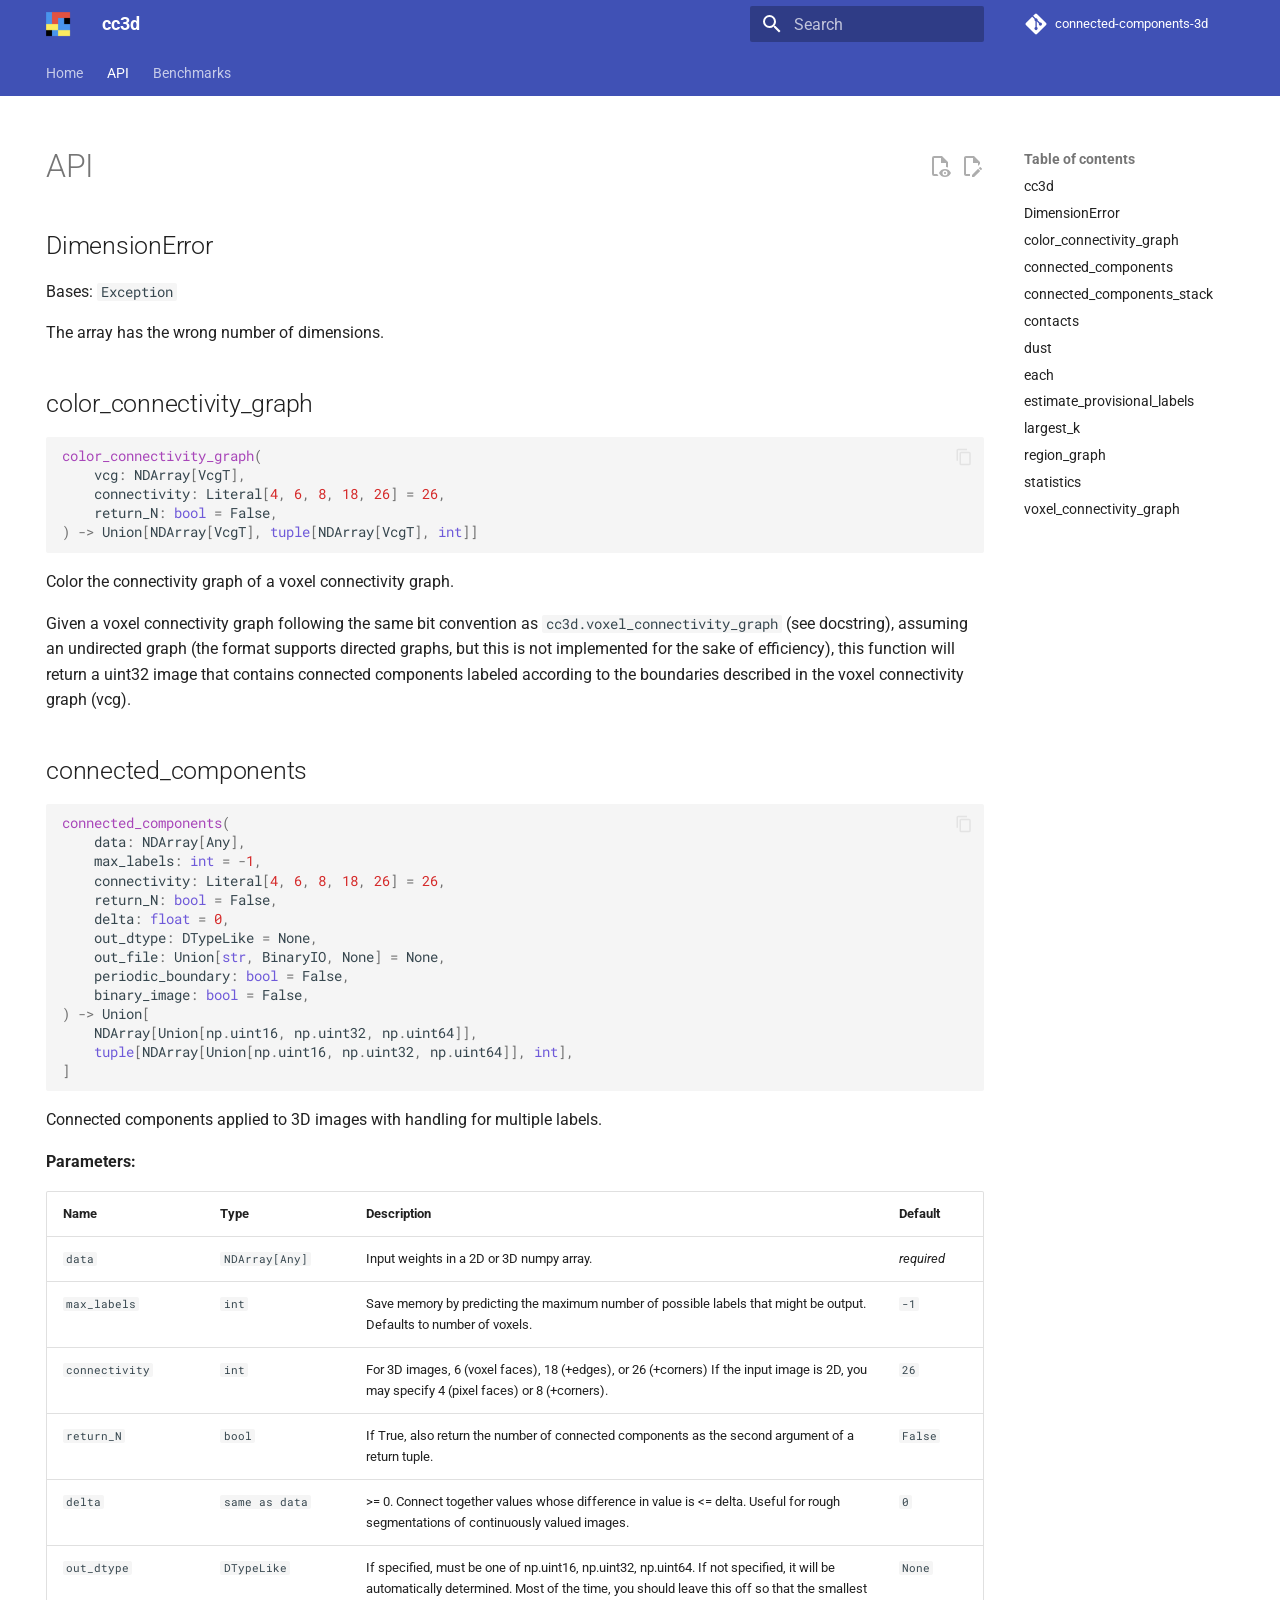
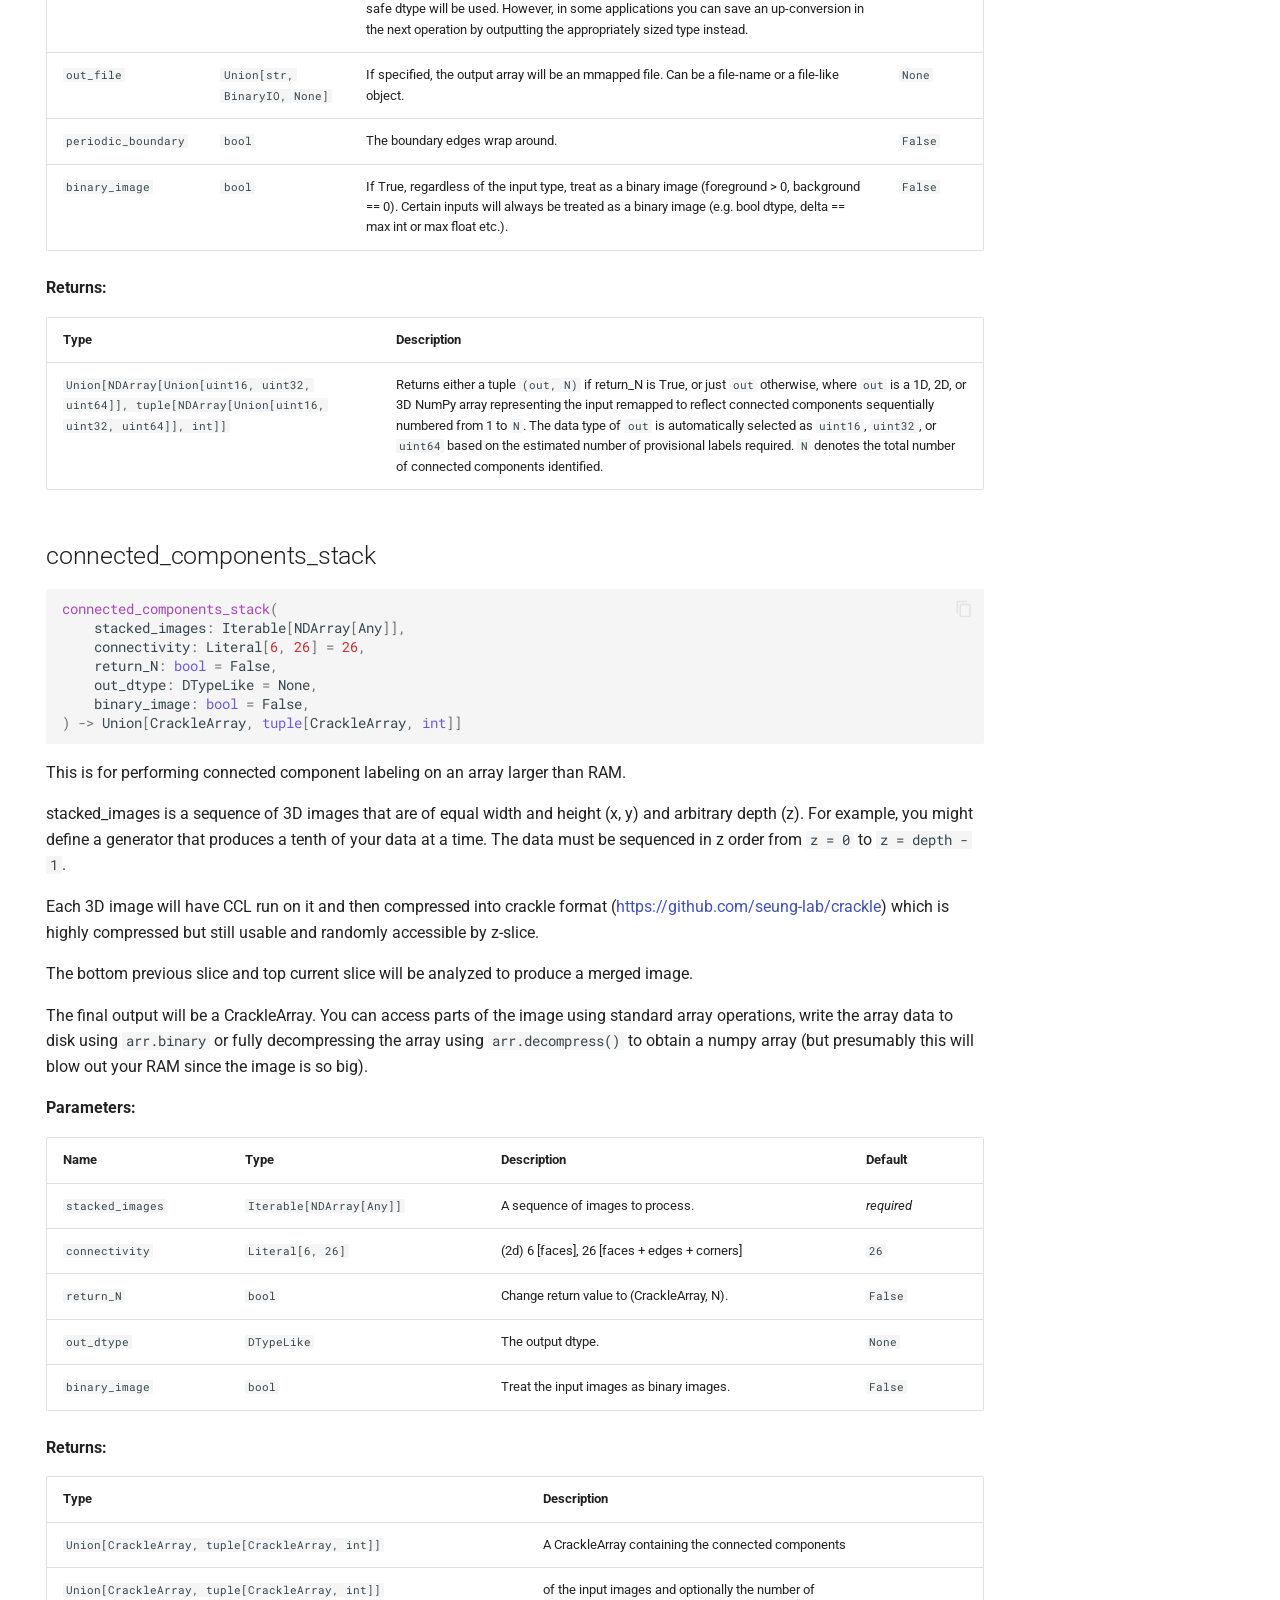
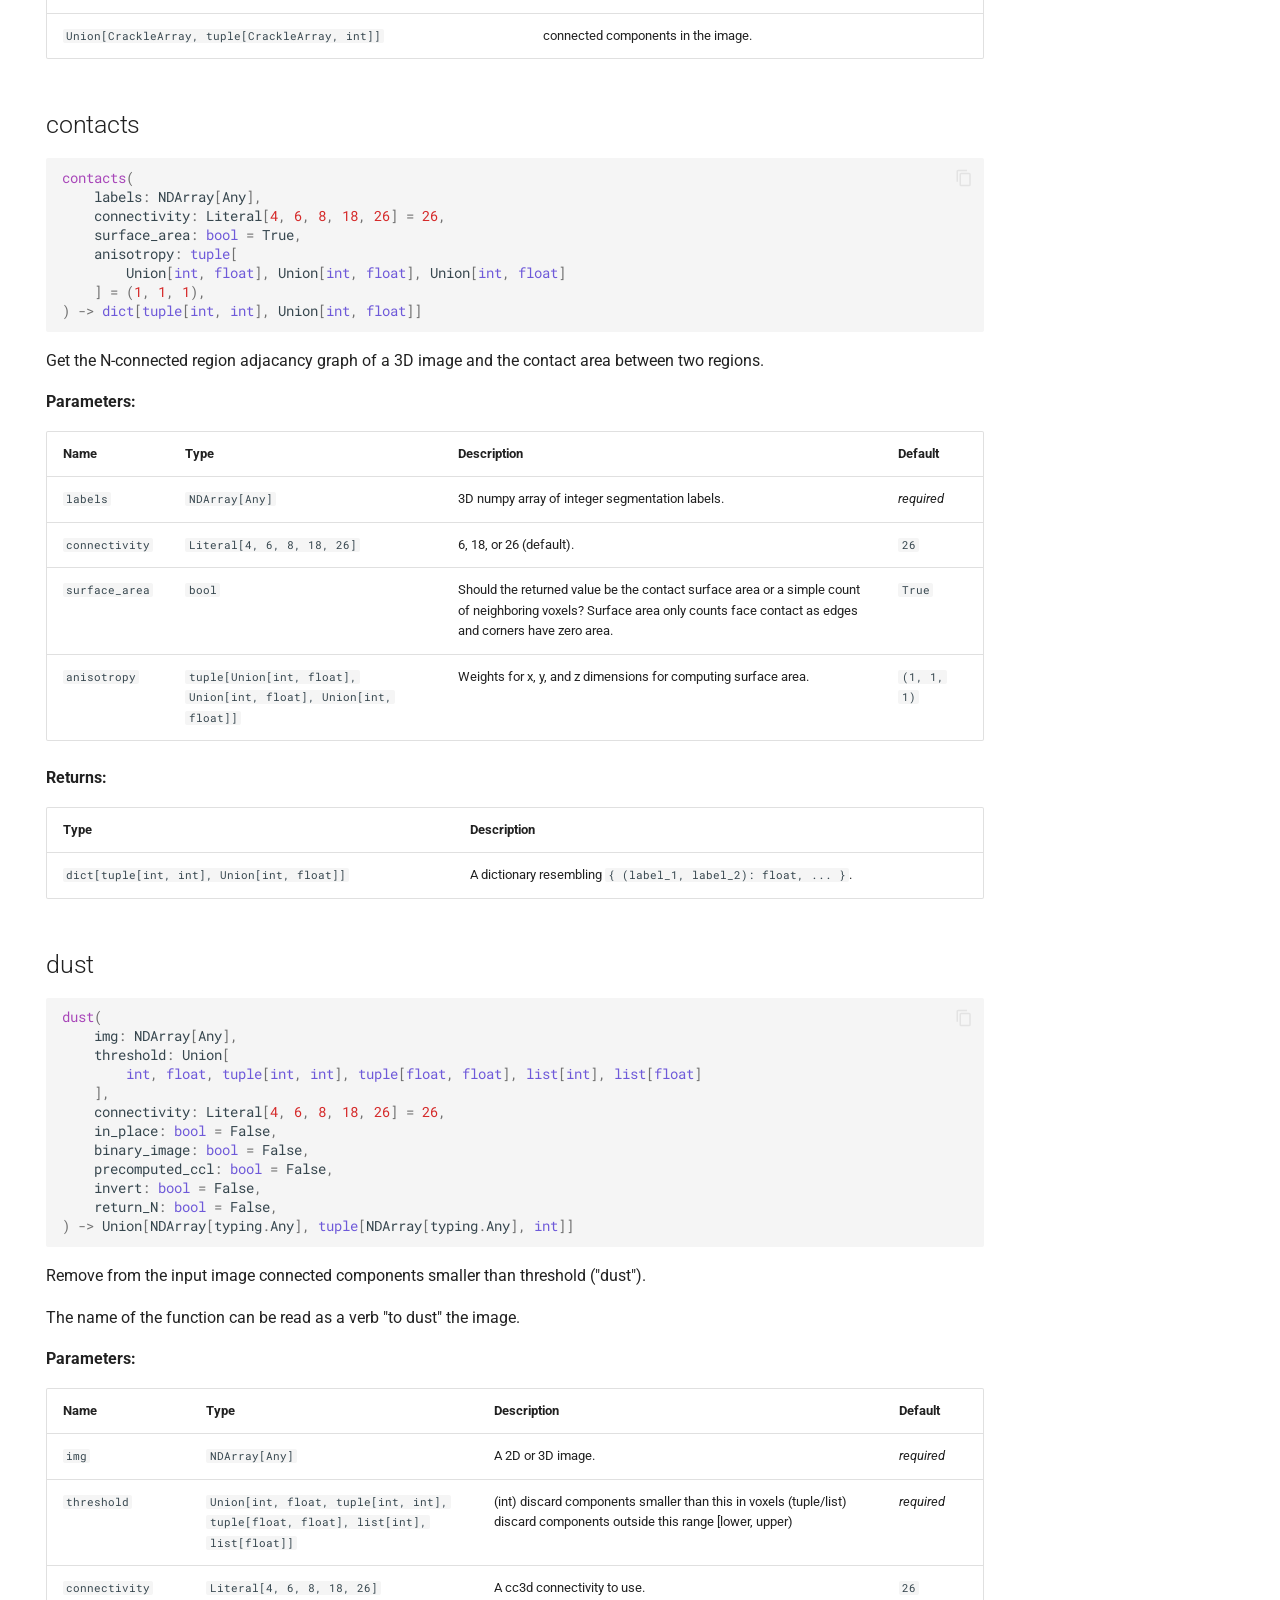
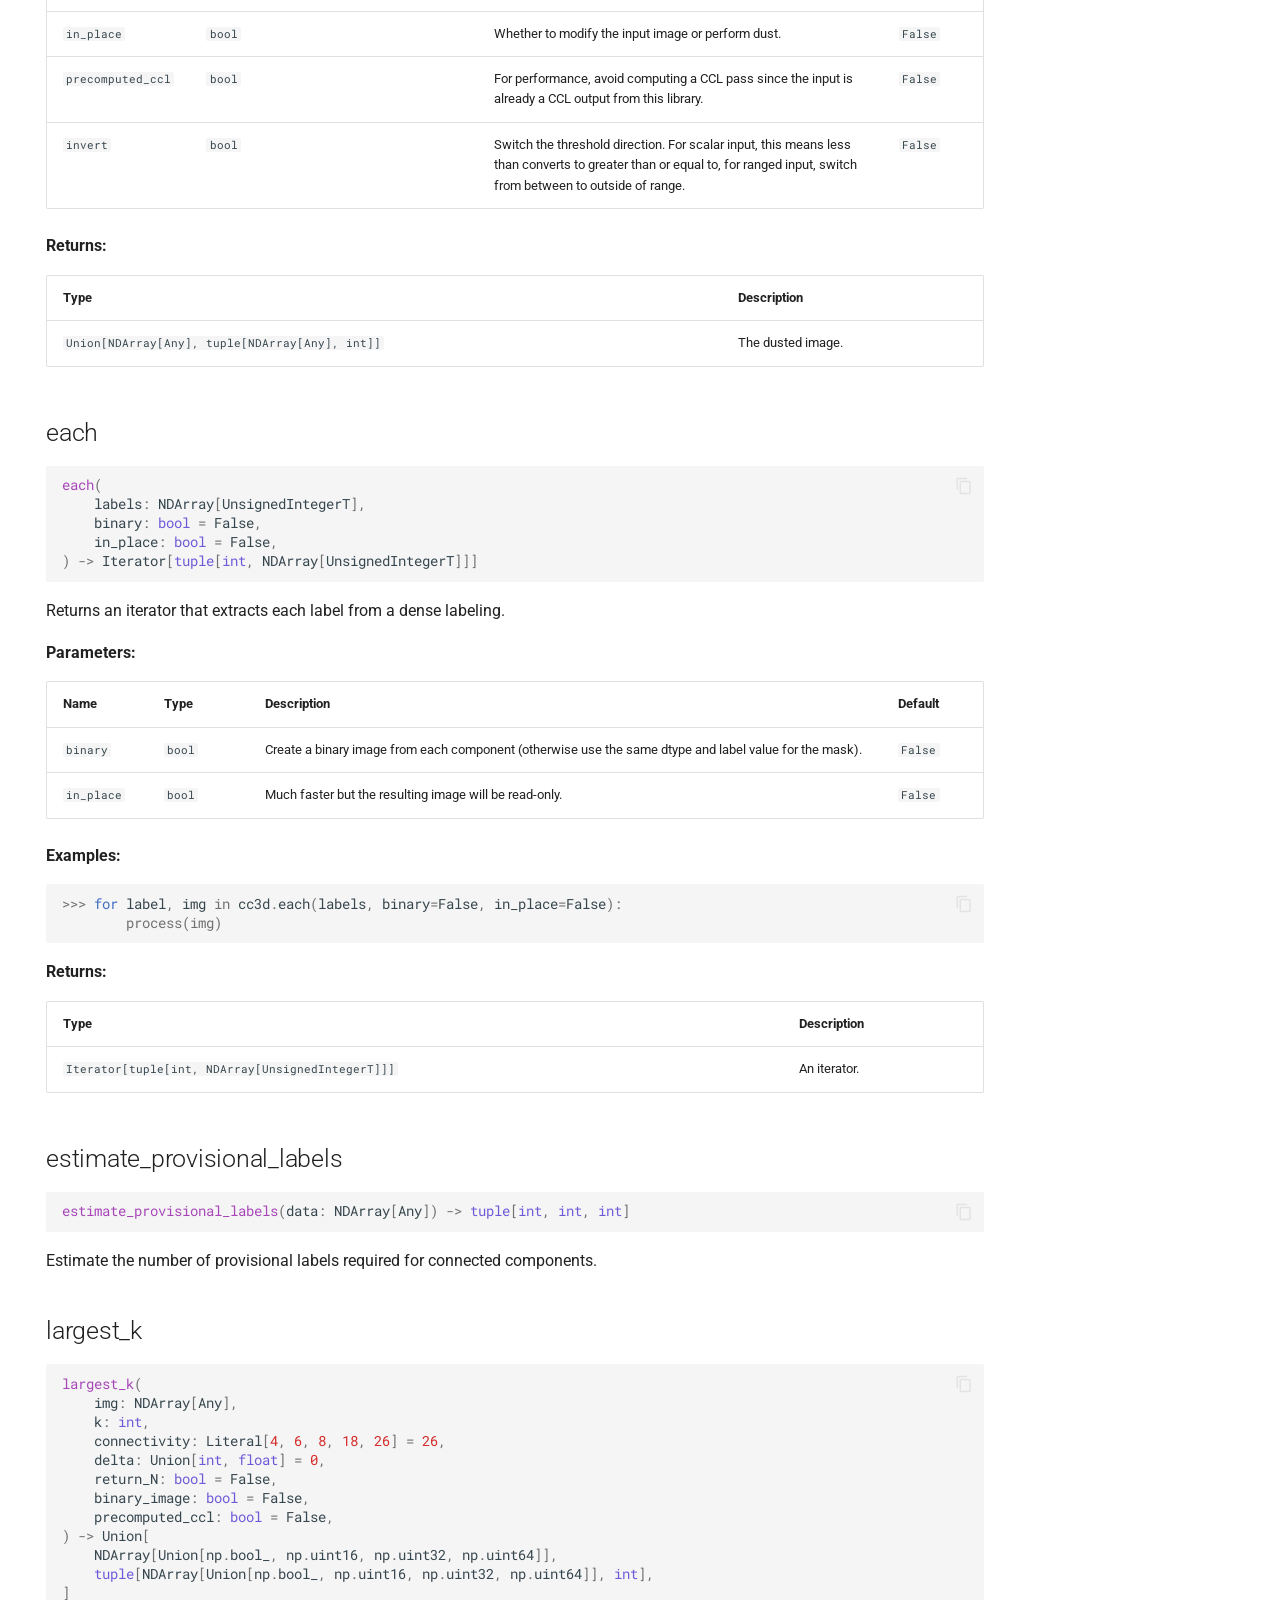
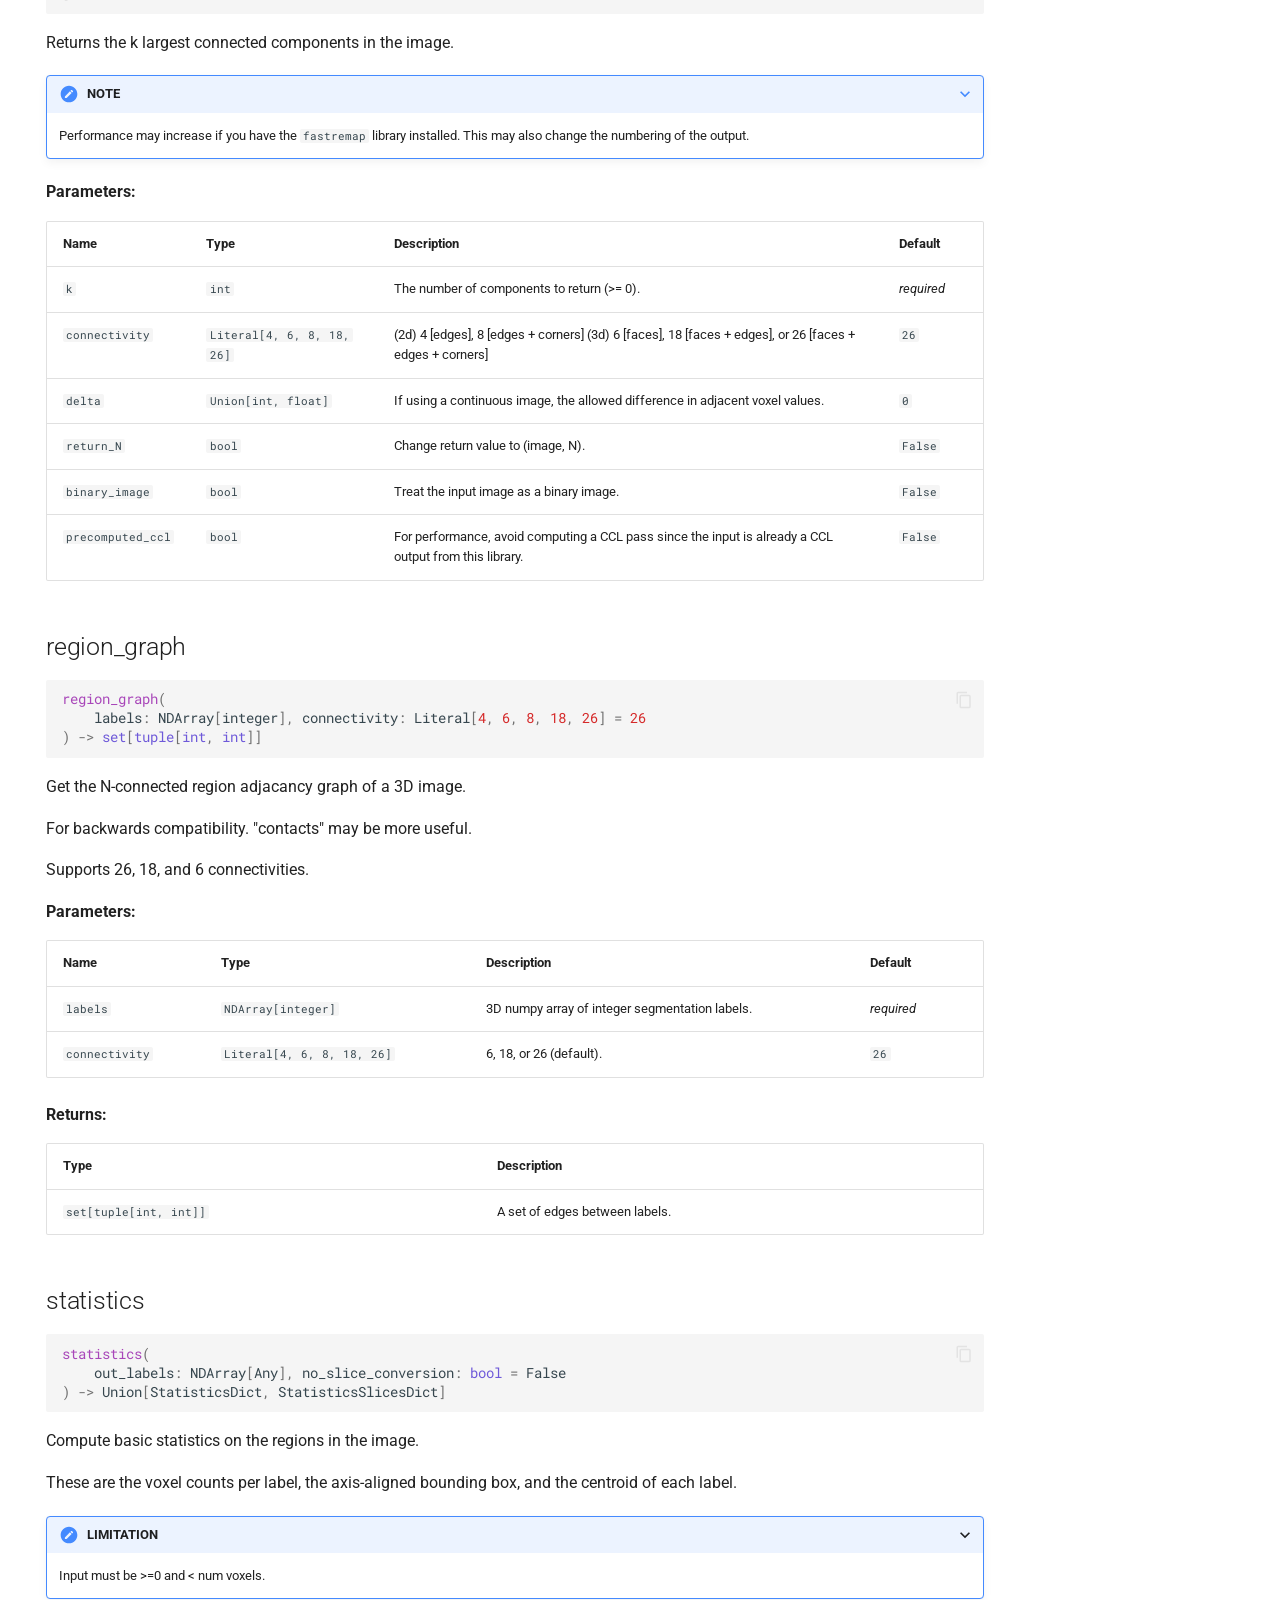
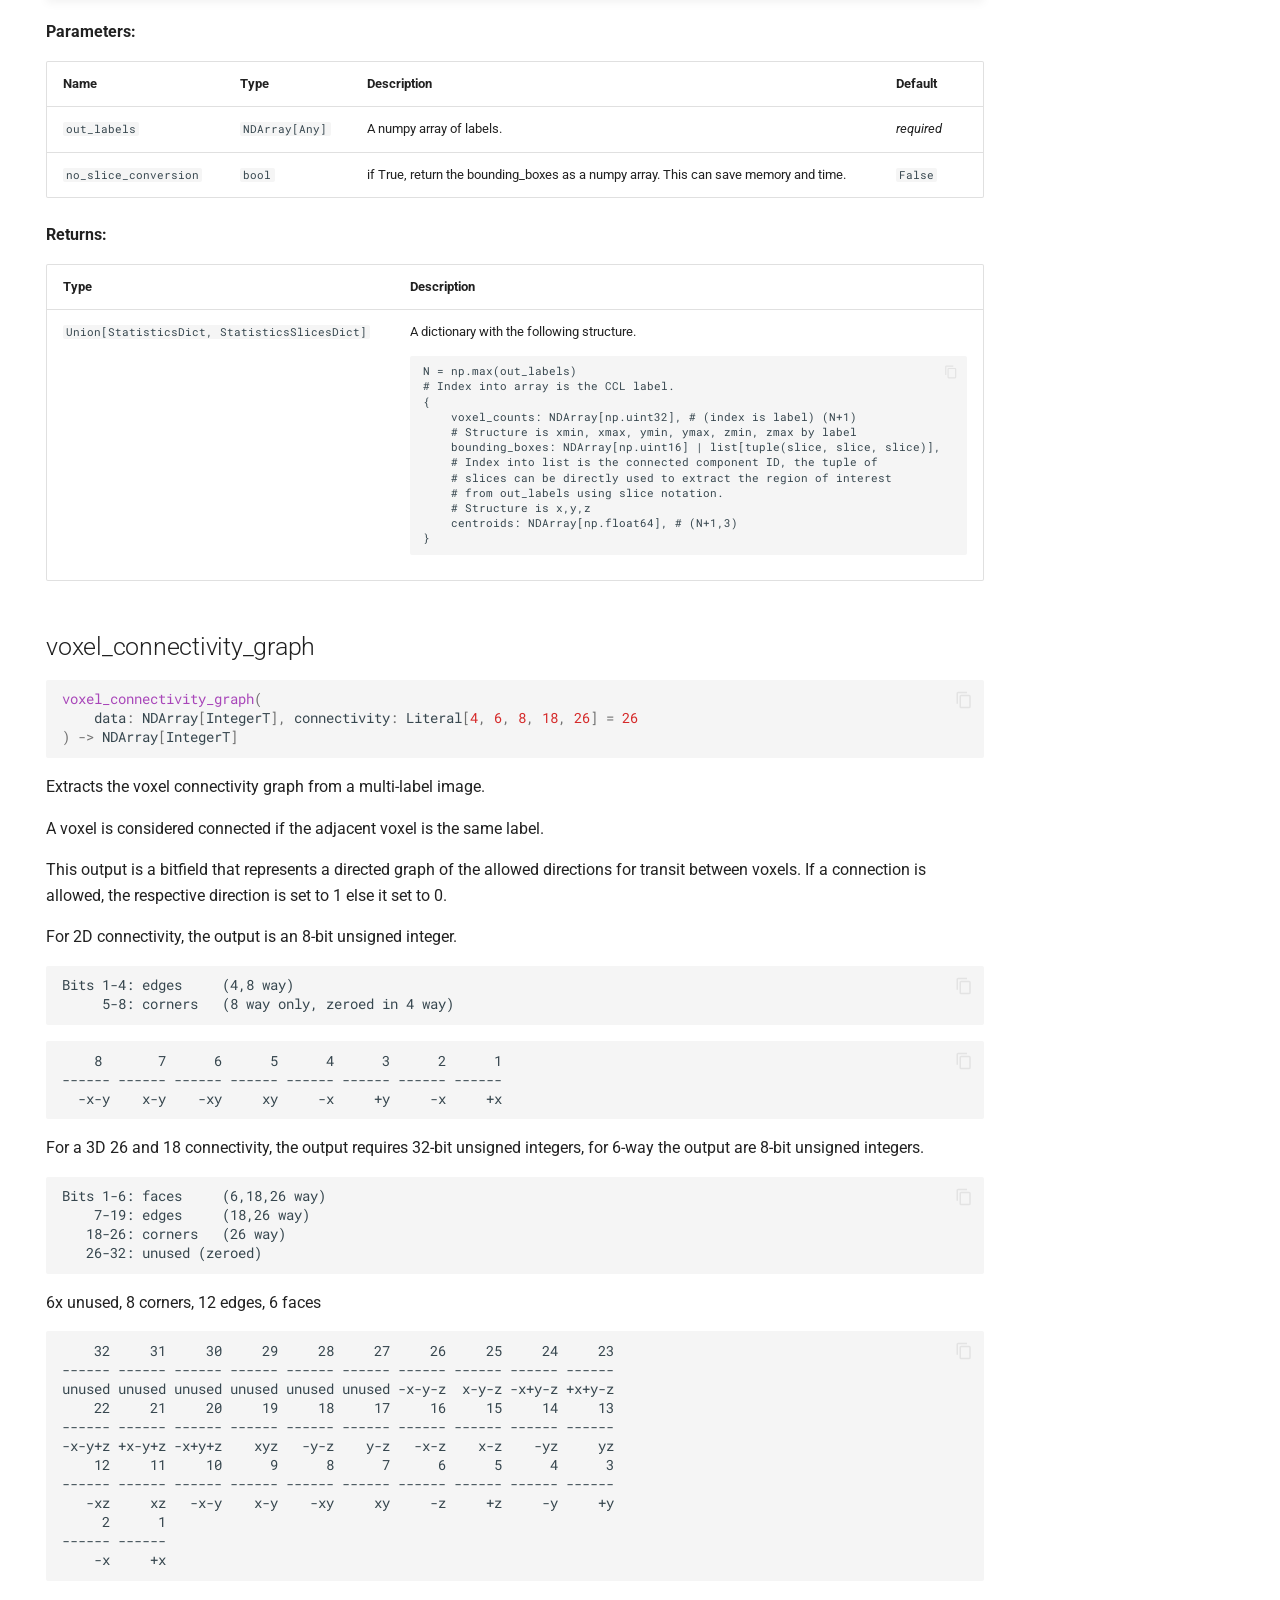
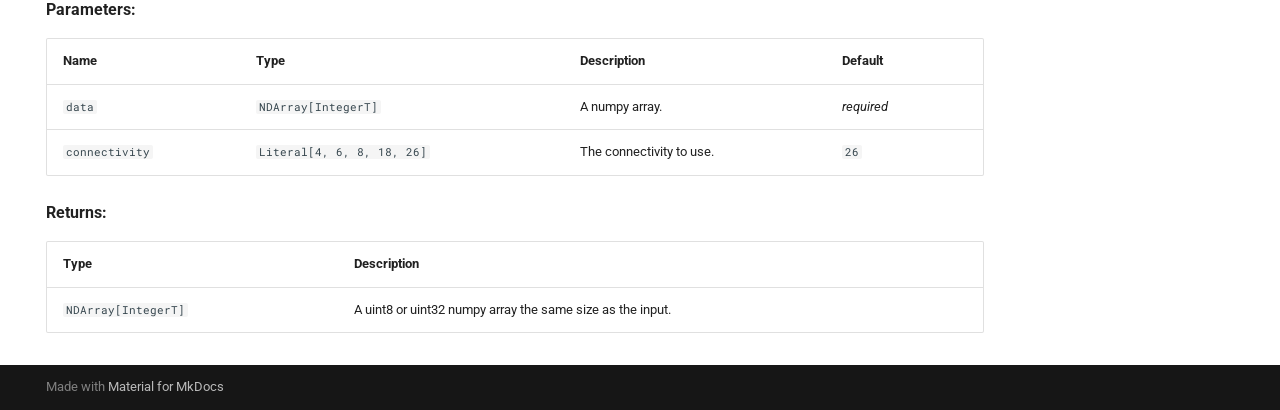
<file: api/index.html>
<!doctype html>
<html lang="en" class="no-js">
  <head>
    
      <meta charset="utf-8">
      <meta name="viewport" content="width=device-width,initial-scale=1">
      
      
      
      
        <link rel="prev" href="..">
      
      
        <link rel="next" href="../benchmarks/">
      
      
      <link rel="icon" href="../images/logo.png">
      <meta name="generator" content="mkdocs-1.6.1, mkdocs-material-9.6.14">
    
    
      
        <title>API - cc3d</title>
      
    
    
      <link rel="stylesheet" href="../assets/stylesheets/main.342714a4.min.css">
      
      


    
    
      
    
    
      
        
        
        <link rel="preconnect" href="https://fonts.gstatic.com" crossorigin>
        <link rel="stylesheet" href="https://fonts.googleapis.com/css?family=Roboto:300,300i,400,400i,700,700i%7CRoboto+Mono:400,400i,700,700i&display=fallback">
        <style>:root{--md-text-font:"Roboto";--md-code-font:"Roboto Mono"}</style>
      
    
    
      <link rel="stylesheet" href="../assets/_mkdocstrings.css">
    
    <script>__md_scope=new URL("..",location),__md_hash=e=>[...e].reduce(((e,_)=>(e<<5)-e+_.charCodeAt(0)),0),__md_get=(e,_=localStorage,t=__md_scope)=>JSON.parse(_.getItem(t.pathname+"."+e)),__md_set=(e,_,t=localStorage,a=__md_scope)=>{try{t.setItem(a.pathname+"."+e,JSON.stringify(_))}catch(e){}}</script>
    
      

    
    
    
  </head>
  
  
    <body dir="ltr">
  
    
    <input class="md-toggle" data-md-toggle="drawer" type="checkbox" id="__drawer" autocomplete="off">
    <input class="md-toggle" data-md-toggle="search" type="checkbox" id="__search" autocomplete="off">
    <label class="md-overlay" for="__drawer"></label>
    <div data-md-component="skip">
      
        
        <a href="#api" class="md-skip">
          Skip to content
        </a>
      
    </div>
    <div data-md-component="announce">
      
    </div>
    
    
      

<header class="md-header" data-md-component="header">
  <nav class="md-header__inner md-grid" aria-label="Header">
    <a href=".." title="cc3d" class="md-header__button md-logo" aria-label="cc3d" data-md-component="logo">
      
  <img src="../images/logo.png" alt="logo">

    </a>
    <label class="md-header__button md-icon" for="__drawer">
      
      <svg xmlns="http://www.w3.org/2000/svg" viewBox="0 0 24 24"><path d="M3 6h18v2H3zm0 5h18v2H3zm0 5h18v2H3z"/></svg>
    </label>
    <div class="md-header__title" data-md-component="header-title">
      <div class="md-header__ellipsis">
        <div class="md-header__topic">
          <span class="md-ellipsis">
            cc3d
          </span>
        </div>
        <div class="md-header__topic" data-md-component="header-topic">
          <span class="md-ellipsis">
            
              API
            
          </span>
        </div>
      </div>
    </div>
    
    
      <script>var palette=__md_get("__palette");if(palette&&palette.color){if("(prefers-color-scheme)"===palette.color.media){var media=matchMedia("(prefers-color-scheme: light)"),input=document.querySelector(media.matches?"[data-md-color-media='(prefers-color-scheme: light)']":"[data-md-color-media='(prefers-color-scheme: dark)']");palette.color.media=input.getAttribute("data-md-color-media"),palette.color.scheme=input.getAttribute("data-md-color-scheme"),palette.color.primary=input.getAttribute("data-md-color-primary"),palette.color.accent=input.getAttribute("data-md-color-accent")}for(var[key,value]of Object.entries(palette.color))document.body.setAttribute("data-md-color-"+key,value)}</script>
    
    
    
      
      
        <label class="md-header__button md-icon" for="__search">
          
          <svg xmlns="http://www.w3.org/2000/svg" viewBox="0 0 24 24"><path d="M9.5 3A6.5 6.5 0 0 1 16 9.5c0 1.61-.59 3.09-1.56 4.23l.27.27h.79l5 5-1.5 1.5-5-5v-.79l-.27-.27A6.52 6.52 0 0 1 9.5 16 6.5 6.5 0 0 1 3 9.5 6.5 6.5 0 0 1 9.5 3m0 2C7 5 5 7 5 9.5S7 14 9.5 14 14 12 14 9.5 12 5 9.5 5"/></svg>
        </label>
        <div class="md-search" data-md-component="search" role="dialog">
  <label class="md-search__overlay" for="__search"></label>
  <div class="md-search__inner" role="search">
    <form class="md-search__form" name="search">
      <input type="text" class="md-search__input" name="query" aria-label="Search" placeholder="Search" autocapitalize="off" autocorrect="off" autocomplete="off" spellcheck="false" data-md-component="search-query" required>
      <label class="md-search__icon md-icon" for="__search">
        
        <svg xmlns="http://www.w3.org/2000/svg" viewBox="0 0 24 24"><path d="M9.5 3A6.5 6.5 0 0 1 16 9.5c0 1.61-.59 3.09-1.56 4.23l.27.27h.79l5 5-1.5 1.5-5-5v-.79l-.27-.27A6.52 6.52 0 0 1 9.5 16 6.5 6.5 0 0 1 3 9.5 6.5 6.5 0 0 1 9.5 3m0 2C7 5 5 7 5 9.5S7 14 9.5 14 14 12 14 9.5 12 5 9.5 5"/></svg>
        
        <svg xmlns="http://www.w3.org/2000/svg" viewBox="0 0 24 24"><path d="M20 11v2H8l5.5 5.5-1.42 1.42L4.16 12l7.92-7.92L13.5 5.5 8 11z"/></svg>
      </label>
      <nav class="md-search__options" aria-label="Search">
        
        <button type="reset" class="md-search__icon md-icon" title="Clear" aria-label="Clear" tabindex="-1">
          
          <svg xmlns="http://www.w3.org/2000/svg" viewBox="0 0 24 24"><path d="M19 6.41 17.59 5 12 10.59 6.41 5 5 6.41 10.59 12 5 17.59 6.41 19 12 13.41 17.59 19 19 17.59 13.41 12z"/></svg>
        </button>
      </nav>
      
    </form>
    <div class="md-search__output">
      <div class="md-search__scrollwrap" tabindex="0" data-md-scrollfix>
        <div class="md-search-result" data-md-component="search-result">
          <div class="md-search-result__meta">
            Initializing search
          </div>
          <ol class="md-search-result__list" role="presentation"></ol>
        </div>
      </div>
    </div>
  </div>
</div>
      
    
    
      <div class="md-header__source">
        <a href="https://github.com/seung-lab/connected-components-3d" title="Go to repository" class="md-source" data-md-component="source">
  <div class="md-source__icon md-icon">
    
    <svg xmlns="http://www.w3.org/2000/svg" viewBox="0 0 448 512"><!--! Font Awesome Free 6.7.2 by @fontawesome - https://fontawesome.com License - https://fontawesome.com/license/free (Icons: CC BY 4.0, Fonts: SIL OFL 1.1, Code: MIT License) Copyright 2024 Fonticons, Inc.--><path d="M439.55 236.05 244 40.45a28.87 28.87 0 0 0-40.81 0l-40.66 40.63 51.52 51.52c27.06-9.14 52.68 16.77 43.39 43.68l49.66 49.66c34.23-11.8 61.18 31 35.47 56.69-26.49 26.49-70.21-2.87-56-37.34L240.22 199v121.85c25.3 12.54 22.26 41.85 9.08 55a34.34 34.34 0 0 1-48.55 0c-17.57-17.6-11.07-46.91 11.25-56v-123c-20.8-8.51-24.6-30.74-18.64-45L142.57 101 8.45 235.14a28.86 28.86 0 0 0 0 40.81l195.61 195.6a28.86 28.86 0 0 0 40.8 0l194.69-194.69a28.86 28.86 0 0 0 0-40.81"/></svg>
  </div>
  <div class="md-source__repository">
    connected-components-3d
  </div>
</a>
      </div>
    
  </nav>
  
</header>
    
    <div class="md-container" data-md-component="container">
      
      
        
          
            
<nav class="md-tabs" aria-label="Tabs" data-md-component="tabs">
  <div class="md-grid">
    <ul class="md-tabs__list">
      
        
  
  
  
  
    <li class="md-tabs__item">
      <a href=".." class="md-tabs__link">
        
  
  
    
  
  Home

      </a>
    </li>
  

      
        
  
  
  
    
  
  
    <li class="md-tabs__item md-tabs__item--active">
      <a href="./" class="md-tabs__link">
        
  
  
    
  
  API

      </a>
    </li>
  

      
        
  
  
  
  
    
    
      <li class="md-tabs__item">
        <a href="../benchmarks/" class="md-tabs__link">
          
  
  
  Benchmarks

        </a>
      </li>
    
  

      
    </ul>
  </div>
</nav>
          
        
      
      <main class="md-main" data-md-component="main">
        <div class="md-main__inner md-grid">
          
            
              
                
              
              <div class="md-sidebar md-sidebar--primary" data-md-component="sidebar" data-md-type="navigation" hidden>
                <div class="md-sidebar__scrollwrap">
                  <div class="md-sidebar__inner">
                    


  


<nav class="md-nav md-nav--primary md-nav--lifted" aria-label="Navigation" data-md-level="0">
  <label class="md-nav__title" for="__drawer">
    <a href=".." title="cc3d" class="md-nav__button md-logo" aria-label="cc3d" data-md-component="logo">
      
  <img src="../images/logo.png" alt="logo">

    </a>
    cc3d
  </label>
  
    <div class="md-nav__source">
      <a href="https://github.com/seung-lab/connected-components-3d" title="Go to repository" class="md-source" data-md-component="source">
  <div class="md-source__icon md-icon">
    
    <svg xmlns="http://www.w3.org/2000/svg" viewBox="0 0 448 512"><!--! Font Awesome Free 6.7.2 by @fontawesome - https://fontawesome.com License - https://fontawesome.com/license/free (Icons: CC BY 4.0, Fonts: SIL OFL 1.1, Code: MIT License) Copyright 2024 Fonticons, Inc.--><path d="M439.55 236.05 244 40.45a28.87 28.87 0 0 0-40.81 0l-40.66 40.63 51.52 51.52c27.06-9.14 52.68 16.77 43.39 43.68l49.66 49.66c34.23-11.8 61.18 31 35.47 56.69-26.49 26.49-70.21-2.87-56-37.34L240.22 199v121.85c25.3 12.54 22.26 41.85 9.08 55a34.34 34.34 0 0 1-48.55 0c-17.57-17.6-11.07-46.91 11.25-56v-123c-20.8-8.51-24.6-30.74-18.64-45L142.57 101 8.45 235.14a28.86 28.86 0 0 0 0 40.81l195.61 195.6a28.86 28.86 0 0 0 40.8 0l194.69-194.69a28.86 28.86 0 0 0 0-40.81"/></svg>
  </div>
  <div class="md-source__repository">
    connected-components-3d
  </div>
</a>
    </div>
  
  <ul class="md-nav__list" data-md-scrollfix>
    
      
      
  
  
  
  
    <li class="md-nav__item">
      <a href=".." class="md-nav__link">
        
  
  
  <span class="md-ellipsis">
    Home
    
  </span>
  

      </a>
    </li>
  

    
      
      
  
  
    
  
  
  
    <li class="md-nav__item md-nav__item--active">
      
      <input class="md-nav__toggle md-toggle" type="checkbox" id="__toc">
      
      
        
      
      
        <label class="md-nav__link md-nav__link--active" for="__toc">
          
  
  
  <span class="md-ellipsis">
    API
    
  </span>
  

          <span class="md-nav__icon md-icon"></span>
        </label>
      
      <a href="./" class="md-nav__link md-nav__link--active">
        
  
  
  <span class="md-ellipsis">
    API
    
  </span>
  

      </a>
      
        

<nav class="md-nav md-nav--secondary" aria-label="Table of contents">
  
  
  
    
  
  
    <label class="md-nav__title" for="__toc">
      <span class="md-nav__icon md-icon"></span>
      Table of contents
    </label>
    <ul class="md-nav__list" data-md-component="toc" data-md-scrollfix>
      
        <li class="md-nav__item">
  <a href="#cc3d" class="md-nav__link">
    <span class="md-ellipsis">
      cc3d
    </span>
  </a>
  
</li>
      
        <li class="md-nav__item">
  <a href="#cc3d.DimensionError" class="md-nav__link">
    <span class="md-ellipsis">
      DimensionError
    </span>
  </a>
  
</li>
      
        <li class="md-nav__item">
  <a href="#cc3d.color_connectivity_graph" class="md-nav__link">
    <span class="md-ellipsis">
      color_connectivity_graph
    </span>
  </a>
  
</li>
      
        <li class="md-nav__item">
  <a href="#cc3d.connected_components" class="md-nav__link">
    <span class="md-ellipsis">
      connected_components
    </span>
  </a>
  
</li>
      
        <li class="md-nav__item">
  <a href="#cc3d.connected_components_stack" class="md-nav__link">
    <span class="md-ellipsis">
      connected_components_stack
    </span>
  </a>
  
</li>
      
        <li class="md-nav__item">
  <a href="#cc3d.contacts" class="md-nav__link">
    <span class="md-ellipsis">
      contacts
    </span>
  </a>
  
</li>
      
        <li class="md-nav__item">
  <a href="#cc3d.dust" class="md-nav__link">
    <span class="md-ellipsis">
      dust
    </span>
  </a>
  
</li>
      
        <li class="md-nav__item">
  <a href="#cc3d.each" class="md-nav__link">
    <span class="md-ellipsis">
      each
    </span>
  </a>
  
</li>
      
        <li class="md-nav__item">
  <a href="#cc3d.estimate_provisional_labels" class="md-nav__link">
    <span class="md-ellipsis">
      estimate_provisional_labels
    </span>
  </a>
  
</li>
      
        <li class="md-nav__item">
  <a href="#cc3d.largest_k" class="md-nav__link">
    <span class="md-ellipsis">
      largest_k
    </span>
  </a>
  
</li>
      
        <li class="md-nav__item">
  <a href="#cc3d.region_graph" class="md-nav__link">
    <span class="md-ellipsis">
      region_graph
    </span>
  </a>
  
</li>
      
        <li class="md-nav__item">
  <a href="#cc3d.statistics" class="md-nav__link">
    <span class="md-ellipsis">
      statistics
    </span>
  </a>
  
</li>
      
        <li class="md-nav__item">
  <a href="#cc3d.voxel_connectivity_graph" class="md-nav__link">
    <span class="md-ellipsis">
      voxel_connectivity_graph
    </span>
  </a>
  
</li>
      
    </ul>
  
</nav>
      
    </li>
  

    
      
      
  
  
  
  
    
    
    
    
      
      
    
    
    <li class="md-nav__item md-nav__item--nested">
      
        
        
        <input class="md-nav__toggle md-toggle " type="checkbox" id="__nav_3" >
        
          
          <label class="md-nav__link" for="__nav_3" id="__nav_3_label" tabindex="0">
            
  
  
  <span class="md-ellipsis">
    Benchmarks
    
  </span>
  

            <span class="md-nav__icon md-icon"></span>
          </label>
        
        <nav class="md-nav" data-md-level="1" aria-labelledby="__nav_3_label" aria-expanded="false">
          <label class="md-nav__title" for="__nav_3">
            <span class="md-nav__icon md-icon"></span>
            Benchmarks
          </label>
          <ul class="md-nav__list" data-md-scrollfix>
            
              
                
  
  
  
  
    <li class="md-nav__item">
      <a href="../benchmarks/" class="md-nav__link">
        
  
  
  <span class="md-ellipsis">
    Benchmarks
    
  </span>
  

      </a>
    </li>
  

              
            
          </ul>
        </nav>
      
    </li>
  

    
  </ul>
</nav>
                  </div>
                </div>
              </div>
            
            
              
                
              
              <div class="md-sidebar md-sidebar--secondary" data-md-component="sidebar" data-md-type="toc" >
                <div class="md-sidebar__scrollwrap">
                  <div class="md-sidebar__inner">
                    

<nav class="md-nav md-nav--secondary" aria-label="Table of contents">
  
  
  
    
  
  
    <label class="md-nav__title" for="__toc">
      <span class="md-nav__icon md-icon"></span>
      Table of contents
    </label>
    <ul class="md-nav__list" data-md-component="toc" data-md-scrollfix>
      
        <li class="md-nav__item">
  <a href="#cc3d" class="md-nav__link">
    <span class="md-ellipsis">
      cc3d
    </span>
  </a>
  
</li>
      
        <li class="md-nav__item">
  <a href="#cc3d.DimensionError" class="md-nav__link">
    <span class="md-ellipsis">
      DimensionError
    </span>
  </a>
  
</li>
      
        <li class="md-nav__item">
  <a href="#cc3d.color_connectivity_graph" class="md-nav__link">
    <span class="md-ellipsis">
      color_connectivity_graph
    </span>
  </a>
  
</li>
      
        <li class="md-nav__item">
  <a href="#cc3d.connected_components" class="md-nav__link">
    <span class="md-ellipsis">
      connected_components
    </span>
  </a>
  
</li>
      
        <li class="md-nav__item">
  <a href="#cc3d.connected_components_stack" class="md-nav__link">
    <span class="md-ellipsis">
      connected_components_stack
    </span>
  </a>
  
</li>
      
        <li class="md-nav__item">
  <a href="#cc3d.contacts" class="md-nav__link">
    <span class="md-ellipsis">
      contacts
    </span>
  </a>
  
</li>
      
        <li class="md-nav__item">
  <a href="#cc3d.dust" class="md-nav__link">
    <span class="md-ellipsis">
      dust
    </span>
  </a>
  
</li>
      
        <li class="md-nav__item">
  <a href="#cc3d.each" class="md-nav__link">
    <span class="md-ellipsis">
      each
    </span>
  </a>
  
</li>
      
        <li class="md-nav__item">
  <a href="#cc3d.estimate_provisional_labels" class="md-nav__link">
    <span class="md-ellipsis">
      estimate_provisional_labels
    </span>
  </a>
  
</li>
      
        <li class="md-nav__item">
  <a href="#cc3d.largest_k" class="md-nav__link">
    <span class="md-ellipsis">
      largest_k
    </span>
  </a>
  
</li>
      
        <li class="md-nav__item">
  <a href="#cc3d.region_graph" class="md-nav__link">
    <span class="md-ellipsis">
      region_graph
    </span>
  </a>
  
</li>
      
        <li class="md-nav__item">
  <a href="#cc3d.statistics" class="md-nav__link">
    <span class="md-ellipsis">
      statistics
    </span>
  </a>
  
</li>
      
        <li class="md-nav__item">
  <a href="#cc3d.voxel_connectivity_graph" class="md-nav__link">
    <span class="md-ellipsis">
      voxel_connectivity_graph
    </span>
  </a>
  
</li>
      
    </ul>
  
</nav>
                  </div>
                </div>
              </div>
            
          
          
            <div class="md-content" data-md-component="content">
              <article class="md-content__inner md-typeset">
                
                  
  



  
    <a href="https://github.com/seung-lab/connected-components-3d/edit/master/docs/api.md" title="Edit this page" class="md-content__button md-icon">
      
      <svg xmlns="http://www.w3.org/2000/svg" viewBox="0 0 24 24"><path d="M10 20H6V4h7v5h5v3.1l2-2V8l-6-6H6c-1.1 0-2 .9-2 2v16c0 1.1.9 2 2 2h4zm10.2-7c.1 0 .3.1.4.2l1.3 1.3c.2.2.2.6 0 .8l-1 1-2.1-2.1 1-1c.1-.1.2-.2.4-.2m0 3.9L14.1 23H12v-2.1l6.1-6.1z"/></svg>
    </a>
  
  
    
      
    
    <a href="https://github.com/seung-lab/connected-components-3d/raw/master/docs/api.md" title="View source of this page" class="md-content__button md-icon">
      
      <svg xmlns="http://www.w3.org/2000/svg" viewBox="0 0 24 24"><path d="M17 18c.56 0 1 .44 1 1s-.44 1-1 1-1-.44-1-1 .44-1 1-1m0-3c-2.73 0-5.06 1.66-6 4 .94 2.34 3.27 4 6 4s5.06-1.66 6-4c-.94-2.34-3.27-4-6-4m0 6.5a2.5 2.5 0 0 1-2.5-2.5 2.5 2.5 0 0 1 2.5-2.5 2.5 2.5 0 0 1 2.5 2.5 2.5 2.5 0 0 1-2.5 2.5M9.27 20H6V4h7v5h5v4.07c.7.08 1.36.25 2 .49V8l-6-6H6a2 2 0 0 0-2 2v16a2 2 0 0 0 2 2h4.5a8.2 8.2 0 0 1-1.23-2"/></svg>
    </a>
  


<h1 id="api">API</h1>


<div class="doc doc-object doc-module">



<a id="cc3d"></a>
    <div class="doc doc-contents first">









  <div class="doc doc-children">








<div class="doc doc-object doc-class">



<h2 id="cc3d.DimensionError" class="doc doc-heading">
            <span class="doc doc-object-name doc-class-name">DimensionError</span>


</h2>


    <div class="doc doc-contents ">
            <p class="doc doc-class-bases">
              Bases: <code><span title="Exception">Exception</span></code></p>


        <p>The array has the wrong number of dimensions.</p>








    </div>

</div>


<div class="doc doc-object doc-function">


<h2 id="cc3d.color_connectivity_graph" class="doc doc-heading">
            <span class="doc doc-object-name doc-function-name">color_connectivity_graph</span>


</h2>
<div class="language-python doc-signature highlight"><pre><span></span><code><span id="__span-0-1"><a id="__codelineno-0-1" name="__codelineno-0-1" href="#__codelineno-0-1"></a><span class="nf">color_connectivity_graph</span><span class="p">(</span>
</span><span id="__span-0-2"><a id="__codelineno-0-2" name="__codelineno-0-2" href="#__codelineno-0-2"></a>    <span class="n">vcg</span><span class="p">:</span> <span class="n">NDArray</span><span class="p">[</span><span class="n">VcgT</span><span class="p">],</span>
</span><span id="__span-0-3"><a id="__codelineno-0-3" name="__codelineno-0-3" href="#__codelineno-0-3"></a>    <span class="n">connectivity</span><span class="p">:</span> <span class="n">Literal</span><span class="p">[</span><span class="mi">4</span><span class="p">,</span> <span class="mi">6</span><span class="p">,</span> <span class="mi">8</span><span class="p">,</span> <span class="mi">18</span><span class="p">,</span> <span class="mi">26</span><span class="p">]</span> <span class="o">=</span> <span class="mi">26</span><span class="p">,</span>
</span><span id="__span-0-4"><a id="__codelineno-0-4" name="__codelineno-0-4" href="#__codelineno-0-4"></a>    <span class="n">return_N</span><span class="p">:</span> <span class="nb">bool</span> <span class="o">=</span> <span class="kc">False</span><span class="p">,</span>
</span><span id="__span-0-5"><a id="__codelineno-0-5" name="__codelineno-0-5" href="#__codelineno-0-5"></a><span class="p">)</span> <span class="o">-&gt;</span> <span class="n">Union</span><span class="p">[</span><span class="n">NDArray</span><span class="p">[</span><span class="n">VcgT</span><span class="p">],</span> <span class="nb">tuple</span><span class="p">[</span><span class="n">NDArray</span><span class="p">[</span><span class="n">VcgT</span><span class="p">],</span> <span class="nb">int</span><span class="p">]]</span>
</span></code></pre></div>

    <div class="doc doc-contents ">

        <p>Color the connectivity graph of a voxel connectivity graph.</p>
<p>Given a voxel connectivity graph following the same bit convention as
<code>cc3d.voxel_connectivity_graph</code> (see docstring), assuming an undirected
graph (the format supports directed graphs, but this is not implemented
for the sake of efficiency), this function will return a uint32 image
that contains connected components labeled according to the boundaries
described in the voxel connectivity graph (vcg).</p>


    </div>

</div>

<div class="doc doc-object doc-function">


<h2 id="cc3d.connected_components" class="doc doc-heading">
            <span class="doc doc-object-name doc-function-name">connected_components</span>


</h2>
<div class="language-python doc-signature highlight"><pre><span></span><code><span id="__span-0-1"><a id="__codelineno-0-1" name="__codelineno-0-1" href="#__codelineno-0-1"></a><span class="nf">connected_components</span><span class="p">(</span>
</span><span id="__span-0-2"><a id="__codelineno-0-2" name="__codelineno-0-2" href="#__codelineno-0-2"></a>    <span class="n">data</span><span class="p">:</span> <span class="n">NDArray</span><span class="p">[</span><span class="n">Any</span><span class="p">],</span>
</span><span id="__span-0-3"><a id="__codelineno-0-3" name="__codelineno-0-3" href="#__codelineno-0-3"></a>    <span class="n">max_labels</span><span class="p">:</span> <span class="nb">int</span> <span class="o">=</span> <span class="o">-</span><span class="mi">1</span><span class="p">,</span>
</span><span id="__span-0-4"><a id="__codelineno-0-4" name="__codelineno-0-4" href="#__codelineno-0-4"></a>    <span class="n">connectivity</span><span class="p">:</span> <span class="n">Literal</span><span class="p">[</span><span class="mi">4</span><span class="p">,</span> <span class="mi">6</span><span class="p">,</span> <span class="mi">8</span><span class="p">,</span> <span class="mi">18</span><span class="p">,</span> <span class="mi">26</span><span class="p">]</span> <span class="o">=</span> <span class="mi">26</span><span class="p">,</span>
</span><span id="__span-0-5"><a id="__codelineno-0-5" name="__codelineno-0-5" href="#__codelineno-0-5"></a>    <span class="n">return_N</span><span class="p">:</span> <span class="nb">bool</span> <span class="o">=</span> <span class="kc">False</span><span class="p">,</span>
</span><span id="__span-0-6"><a id="__codelineno-0-6" name="__codelineno-0-6" href="#__codelineno-0-6"></a>    <span class="n">delta</span><span class="p">:</span> <span class="nb">float</span> <span class="o">=</span> <span class="mi">0</span><span class="p">,</span>
</span><span id="__span-0-7"><a id="__codelineno-0-7" name="__codelineno-0-7" href="#__codelineno-0-7"></a>    <span class="n">out_dtype</span><span class="p">:</span> <span class="n">DTypeLike</span> <span class="o">=</span> <span class="kc">None</span><span class="p">,</span>
</span><span id="__span-0-8"><a id="__codelineno-0-8" name="__codelineno-0-8" href="#__codelineno-0-8"></a>    <span class="n">out_file</span><span class="p">:</span> <span class="n">Union</span><span class="p">[</span><span class="nb">str</span><span class="p">,</span> <span class="n">BinaryIO</span><span class="p">,</span> <span class="kc">None</span><span class="p">]</span> <span class="o">=</span> <span class="kc">None</span><span class="p">,</span>
</span><span id="__span-0-9"><a id="__codelineno-0-9" name="__codelineno-0-9" href="#__codelineno-0-9"></a>    <span class="n">periodic_boundary</span><span class="p">:</span> <span class="nb">bool</span> <span class="o">=</span> <span class="kc">False</span><span class="p">,</span>
</span><span id="__span-0-10"><a id="__codelineno-0-10" name="__codelineno-0-10" href="#__codelineno-0-10"></a>    <span class="n">binary_image</span><span class="p">:</span> <span class="nb">bool</span> <span class="o">=</span> <span class="kc">False</span><span class="p">,</span>
</span><span id="__span-0-11"><a id="__codelineno-0-11" name="__codelineno-0-11" href="#__codelineno-0-11"></a><span class="p">)</span> <span class="o">-&gt;</span> <span class="n">Union</span><span class="p">[</span>
</span><span id="__span-0-12"><a id="__codelineno-0-12" name="__codelineno-0-12" href="#__codelineno-0-12"></a>    <span class="n">NDArray</span><span class="p">[</span><span class="n">Union</span><span class="p">[</span><span class="n">np</span><span class="o">.</span><span class="n">uint16</span><span class="p">,</span> <span class="n">np</span><span class="o">.</span><span class="n">uint32</span><span class="p">,</span> <span class="n">np</span><span class="o">.</span><span class="n">uint64</span><span class="p">]],</span>
</span><span id="__span-0-13"><a id="__codelineno-0-13" name="__codelineno-0-13" href="#__codelineno-0-13"></a>    <span class="nb">tuple</span><span class="p">[</span><span class="n">NDArray</span><span class="p">[</span><span class="n">Union</span><span class="p">[</span><span class="n">np</span><span class="o">.</span><span class="n">uint16</span><span class="p">,</span> <span class="n">np</span><span class="o">.</span><span class="n">uint32</span><span class="p">,</span> <span class="n">np</span><span class="o">.</span><span class="n">uint64</span><span class="p">]],</span> <span class="nb">int</span><span class="p">],</span>
</span><span id="__span-0-14"><a id="__codelineno-0-14" name="__codelineno-0-14" href="#__codelineno-0-14"></a><span class="p">]</span>
</span></code></pre></div>

    <div class="doc doc-contents ">

        <p>Connected components applied to 3D images with handling for multiple labels.</p>


<p><span class="doc-section-title">Parameters:</span></p>
    <table>
      <thead>
        <tr>
          <th>Name</th>
          <th>Type</th>
          <th>Description</th>
          <th>Default</th>
        </tr>
      </thead>
      <tbody>
          <tr class="doc-section-item">
            <td>
                <code>data</code>
            </td>
            <td>
                  <code><span title="numpy.typing.NDArray">NDArray</span>[<span title="typing.Any">Any</span>]</code>
            </td>
            <td>
              <div class="doc-md-description">
                <p>Input weights in a 2D or 3D numpy array.</p>
              </div>
            </td>
            <td>
                <em>required</em>
            </td>
          </tr>
          <tr class="doc-section-item">
            <td>
                <code>max_labels</code>
            </td>
            <td>
                  <code><span title="int">int</span></code>
            </td>
            <td>
              <div class="doc-md-description">
                <p>Save memory by predicting the maximum
number of possible labels that might be output.
Defaults to number of voxels.</p>
              </div>
            </td>
            <td>
                  <code>-1</code>
            </td>
          </tr>
          <tr class="doc-section-item">
            <td>
                <code>connectivity</code>
            </td>
            <td>
                  <code><span title="int">int</span></code>
            </td>
            <td>
              <div class="doc-md-description">
                <p>For 3D images, 6 (voxel faces), 18 (+edges), or 26 (+corners)
If the input image is 2D, you may specify 4 (pixel faces) or
8 (+corners).</p>
              </div>
            </td>
            <td>
                  <code>26</code>
            </td>
          </tr>
          <tr class="doc-section-item">
            <td>
                <code>return_N</code>
            </td>
            <td>
                  <code><span title="bool">bool</span></code>
            </td>
            <td>
              <div class="doc-md-description">
                <p>If True, also return the number of connected components
as the second argument of a return tuple.</p>
              </div>
            </td>
            <td>
                  <code>False</code>
            </td>
          </tr>
          <tr class="doc-section-item">
            <td>
                <code>delta</code>
            </td>
            <td>
                  <code>same as data</code>
            </td>
            <td>
              <div class="doc-md-description">
                <p>&gt;= 0. Connect together values whose
difference in value is &lt;= delta. Useful for rough
segmentations of continuously valued images.</p>
              </div>
            </td>
            <td>
                  <code>0</code>
            </td>
          </tr>
          <tr class="doc-section-item">
            <td>
                <code>out_dtype</code>
            </td>
            <td>
                  <code><span title="numpy.typing.DTypeLike">DTypeLike</span></code>
            </td>
            <td>
              <div class="doc-md-description">
                <p>If specified, must be one of np.uint16, np.uint32, np.uint64.
If not specified, it will be automatically determined. Most of the time,
you should leave this off so that the smallest safe dtype will be used.
However, in some applications you can save an up-conversion in the next
operation by outputting the appropriately sized type instead.</p>
              </div>
            </td>
            <td>
                  <code>None</code>
            </td>
          </tr>
          <tr class="doc-section-item">
            <td>
                <code>out_file</code>
            </td>
            <td>
                  <code><span title="typing.Union">Union</span>[<span title="str">str</span>, <span title="typing.BinaryIO">BinaryIO</span>, None]</code>
            </td>
            <td>
              <div class="doc-md-description">
                <p>If specified, the output array will be an mmapped
file. Can be a file-name or a file-like object.</p>
              </div>
            </td>
            <td>
                  <code>None</code>
            </td>
          </tr>
          <tr class="doc-section-item">
            <td>
                <code>periodic_boundary</code>
            </td>
            <td>
                  <code><span title="bool">bool</span></code>
            </td>
            <td>
              <div class="doc-md-description">
                <p>The boundary edges wrap around.</p>
              </div>
            </td>
            <td>
                  <code>False</code>
            </td>
          </tr>
          <tr class="doc-section-item">
            <td>
                <code>binary_image</code>
            </td>
            <td>
                  <code><span title="bool">bool</span></code>
            </td>
            <td>
              <div class="doc-md-description">
                <p>If True, regardless of the input type,
treat as a binary image (foreground &gt; 0, background == 0).
Certain inputs will always be treated as a binary
image (e.g. bool dtype, delta == max int or max float etc.).</p>
              </div>
            </td>
            <td>
                  <code>False</code>
            </td>
          </tr>
      </tbody>
    </table>


    <p><span class="doc-section-title">Returns:</span></p>
    <table>
      <thead>
        <tr>
          <th>Type</th>
          <th>Description</th>
        </tr>
      </thead>
      <tbody>
          <tr class="doc-section-item">
            <td>
                  <code><span title="typing.Union">Union</span>[<span title="numpy.typing.NDArray">NDArray</span>[<span title="typing.Union">Union</span>[<span title="numpy.uint16">uint16</span>, <span title="numpy.uint32">uint32</span>, <span title="numpy.uint64">uint64</span>]], <span title="tuple">tuple</span>[<span title="numpy.typing.NDArray">NDArray</span>[<span title="typing.Union">Union</span>[<span title="numpy.uint16">uint16</span>, <span title="numpy.uint32">uint32</span>, <span title="numpy.uint64">uint64</span>]], <span title="int">int</span>]]</code>
            </td>
            <td>
              <div class="doc-md-description">
                <p>Returns either a tuple <code>(out, N)</code> if return_N is True, or just <code>out</code>
otherwise, where <code>out</code> is a 1D, 2D, or 3D NumPy array representing
the input remapped to reflect connected components sequentially
numbered from 1 to <code>N</code>. The data type of <code>out</code> is automatically
selected as <code>uint16</code>, <code>uint32</code>, or <code>uint64</code> based on the estimated
number of provisional labels required. <code>N</code> denotes the total number
of connected components identified.</p>
              </div>
            </td>
          </tr>
      </tbody>
    </table>


    </div>

</div>

<div class="doc doc-object doc-function">


<h2 id="cc3d.connected_components_stack" class="doc doc-heading">
            <span class="doc doc-object-name doc-function-name">connected_components_stack</span>


</h2>
<div class="language-python doc-signature highlight"><pre><span></span><code><span id="__span-0-1"><a id="__codelineno-0-1" name="__codelineno-0-1" href="#__codelineno-0-1"></a><span class="nf">connected_components_stack</span><span class="p">(</span>
</span><span id="__span-0-2"><a id="__codelineno-0-2" name="__codelineno-0-2" href="#__codelineno-0-2"></a>    <span class="n">stacked_images</span><span class="p">:</span> <span class="n">Iterable</span><span class="p">[</span><span class="n">NDArray</span><span class="p">[</span><span class="n">Any</span><span class="p">]],</span>
</span><span id="__span-0-3"><a id="__codelineno-0-3" name="__codelineno-0-3" href="#__codelineno-0-3"></a>    <span class="n">connectivity</span><span class="p">:</span> <span class="n">Literal</span><span class="p">[</span><span class="mi">6</span><span class="p">,</span> <span class="mi">26</span><span class="p">]</span> <span class="o">=</span> <span class="mi">26</span><span class="p">,</span>
</span><span id="__span-0-4"><a id="__codelineno-0-4" name="__codelineno-0-4" href="#__codelineno-0-4"></a>    <span class="n">return_N</span><span class="p">:</span> <span class="nb">bool</span> <span class="o">=</span> <span class="kc">False</span><span class="p">,</span>
</span><span id="__span-0-5"><a id="__codelineno-0-5" name="__codelineno-0-5" href="#__codelineno-0-5"></a>    <span class="n">out_dtype</span><span class="p">:</span> <span class="n">DTypeLike</span> <span class="o">=</span> <span class="kc">None</span><span class="p">,</span>
</span><span id="__span-0-6"><a id="__codelineno-0-6" name="__codelineno-0-6" href="#__codelineno-0-6"></a>    <span class="n">binary_image</span><span class="p">:</span> <span class="nb">bool</span> <span class="o">=</span> <span class="kc">False</span><span class="p">,</span>
</span><span id="__span-0-7"><a id="__codelineno-0-7" name="__codelineno-0-7" href="#__codelineno-0-7"></a><span class="p">)</span> <span class="o">-&gt;</span> <span class="n">Union</span><span class="p">[</span><span class="n">CrackleArray</span><span class="p">,</span> <span class="nb">tuple</span><span class="p">[</span><span class="n">CrackleArray</span><span class="p">,</span> <span class="nb">int</span><span class="p">]]</span>
</span></code></pre></div>

    <div class="doc doc-contents ">

        <p>This is for performing connected component labeling on an array larger than RAM.</p>
<p>stacked_images is a sequence of 3D images that are of equal
width and height (x, y) and arbitrary depth (z). For example,
you might define a generator that produces a tenth of your
data at a time. The data must be sequenced in z order from
<code>z = 0</code> to <code>z = depth - 1</code>.</p>
<p>Each 3D image will have CCL run on it and then compressed
into crackle format (<a href="https://github.com/seung-lab/crackle">https://github.com/seung-lab/crackle</a>)
which is highly compressed but still usable and randomly
accessible by z-slice. </p>
<p>The bottom previous slice and top current
slice will be analyzed to produce a merged image.</p>
<p>The final output will be a CrackleArray. You
can access parts of the image using standard array
operations, write the array data to disk using <code>arr.binary</code>
or fully decompressing the array using <code>arr.decompress()</code>
to obtain a numpy array (but presumably this will blow
out your RAM since the image is so big).</p>


<p><span class="doc-section-title">Parameters:</span></p>
    <table>
      <thead>
        <tr>
          <th>Name</th>
          <th>Type</th>
          <th>Description</th>
          <th>Default</th>
        </tr>
      </thead>
      <tbody>
          <tr class="doc-section-item">
            <td>
                <code>stacked_images</code>
            </td>
            <td>
                  <code><span title="typing.Iterable">Iterable</span>[<span title="numpy.typing.NDArray">NDArray</span>[<span title="typing.Any">Any</span>]]</code>
            </td>
            <td>
              <div class="doc-md-description">
                <p>A sequence of images to process.</p>
              </div>
            </td>
            <td>
                <em>required</em>
            </td>
          </tr>
          <tr class="doc-section-item">
            <td>
                <code>connectivity</code>
            </td>
            <td>
                  <code><span title="typing.Literal">Literal</span>[6, 26]</code>
            </td>
            <td>
              <div class="doc-md-description">
                <p>(2d) 6 [faces], 26 [faces + edges + corners]</p>
              </div>
            </td>
            <td>
                  <code>26</code>
            </td>
          </tr>
          <tr class="doc-section-item">
            <td>
                <code>return_N</code>
            </td>
            <td>
                  <code><span title="bool">bool</span></code>
            </td>
            <td>
              <div class="doc-md-description">
                <p>Change return value to (CrackleArray, N).</p>
              </div>
            </td>
            <td>
                  <code>False</code>
            </td>
          </tr>
          <tr class="doc-section-item">
            <td>
                <code>out_dtype</code>
            </td>
            <td>
                  <code><span title="numpy.typing.DTypeLike">DTypeLike</span></code>
            </td>
            <td>
              <div class="doc-md-description">
                <p>The output dtype.</p>
              </div>
            </td>
            <td>
                  <code>None</code>
            </td>
          </tr>
          <tr class="doc-section-item">
            <td>
                <code>binary_image</code>
            </td>
            <td>
                  <code><span title="bool">bool</span></code>
            </td>
            <td>
              <div class="doc-md-description">
                <p>Treat the input images as binary images.</p>
              </div>
            </td>
            <td>
                  <code>False</code>
            </td>
          </tr>
      </tbody>
    </table>


    <p><span class="doc-section-title">Returns:</span></p>
    <table>
      <thead>
        <tr>
          <th>Type</th>
          <th>Description</th>
        </tr>
      </thead>
      <tbody>
          <tr class="doc-section-item">
            <td>
                  <code><span title="typing.Union">Union</span>[<span title="crackle.CrackleArray">CrackleArray</span>, <span title="tuple">tuple</span>[<span title="crackle.CrackleArray">CrackleArray</span>, <span title="int">int</span>]]</code>
            </td>
            <td>
              <div class="doc-md-description">
                <p>A CrackleArray containing the connected components</p>
              </div>
            </td>
          </tr>
          <tr class="doc-section-item">
            <td>
                  <code><span title="typing.Union">Union</span>[<span title="crackle.CrackleArray">CrackleArray</span>, <span title="tuple">tuple</span>[<span title="crackle.CrackleArray">CrackleArray</span>, <span title="int">int</span>]]</code>
            </td>
            <td>
              <div class="doc-md-description">
                <p>of the input images and optionally the number of</p>
              </div>
            </td>
          </tr>
          <tr class="doc-section-item">
            <td>
                  <code><span title="typing.Union">Union</span>[<span title="crackle.CrackleArray">CrackleArray</span>, <span title="tuple">tuple</span>[<span title="crackle.CrackleArray">CrackleArray</span>, <span title="int">int</span>]]</code>
            </td>
            <td>
              <div class="doc-md-description">
                <p>connected components in the image.</p>
              </div>
            </td>
          </tr>
      </tbody>
    </table>


    </div>

</div>

<div class="doc doc-object doc-function">


<h2 id="cc3d.contacts" class="doc doc-heading">
            <span class="doc doc-object-name doc-function-name">contacts</span>


</h2>
<div class="language-python doc-signature highlight"><pre><span></span><code><span id="__span-0-1"><a id="__codelineno-0-1" name="__codelineno-0-1" href="#__codelineno-0-1"></a><span class="nf">contacts</span><span class="p">(</span>
</span><span id="__span-0-2"><a id="__codelineno-0-2" name="__codelineno-0-2" href="#__codelineno-0-2"></a>    <span class="n">labels</span><span class="p">:</span> <span class="n">NDArray</span><span class="p">[</span><span class="n">Any</span><span class="p">],</span>
</span><span id="__span-0-3"><a id="__codelineno-0-3" name="__codelineno-0-3" href="#__codelineno-0-3"></a>    <span class="n">connectivity</span><span class="p">:</span> <span class="n">Literal</span><span class="p">[</span><span class="mi">4</span><span class="p">,</span> <span class="mi">6</span><span class="p">,</span> <span class="mi">8</span><span class="p">,</span> <span class="mi">18</span><span class="p">,</span> <span class="mi">26</span><span class="p">]</span> <span class="o">=</span> <span class="mi">26</span><span class="p">,</span>
</span><span id="__span-0-4"><a id="__codelineno-0-4" name="__codelineno-0-4" href="#__codelineno-0-4"></a>    <span class="n">surface_area</span><span class="p">:</span> <span class="nb">bool</span> <span class="o">=</span> <span class="kc">True</span><span class="p">,</span>
</span><span id="__span-0-5"><a id="__codelineno-0-5" name="__codelineno-0-5" href="#__codelineno-0-5"></a>    <span class="n">anisotropy</span><span class="p">:</span> <span class="nb">tuple</span><span class="p">[</span>
</span><span id="__span-0-6"><a id="__codelineno-0-6" name="__codelineno-0-6" href="#__codelineno-0-6"></a>        <span class="n">Union</span><span class="p">[</span><span class="nb">int</span><span class="p">,</span> <span class="nb">float</span><span class="p">],</span> <span class="n">Union</span><span class="p">[</span><span class="nb">int</span><span class="p">,</span> <span class="nb">float</span><span class="p">],</span> <span class="n">Union</span><span class="p">[</span><span class="nb">int</span><span class="p">,</span> <span class="nb">float</span><span class="p">]</span>
</span><span id="__span-0-7"><a id="__codelineno-0-7" name="__codelineno-0-7" href="#__codelineno-0-7"></a>    <span class="p">]</span> <span class="o">=</span> <span class="p">(</span><span class="mi">1</span><span class="p">,</span> <span class="mi">1</span><span class="p">,</span> <span class="mi">1</span><span class="p">),</span>
</span><span id="__span-0-8"><a id="__codelineno-0-8" name="__codelineno-0-8" href="#__codelineno-0-8"></a><span class="p">)</span> <span class="o">-&gt;</span> <span class="nb">dict</span><span class="p">[</span><span class="nb">tuple</span><span class="p">[</span><span class="nb">int</span><span class="p">,</span> <span class="nb">int</span><span class="p">],</span> <span class="n">Union</span><span class="p">[</span><span class="nb">int</span><span class="p">,</span> <span class="nb">float</span><span class="p">]]</span>
</span></code></pre></div>

    <div class="doc doc-contents ">

        <p>Get the N-connected region adjacancy graph of a 3D image and the contact area between two regions.</p>


<p><span class="doc-section-title">Parameters:</span></p>
    <table>
      <thead>
        <tr>
          <th>Name</th>
          <th>Type</th>
          <th>Description</th>
          <th>Default</th>
        </tr>
      </thead>
      <tbody>
          <tr class="doc-section-item">
            <td>
                <code>labels</code>
            </td>
            <td>
                  <code><span title="numpy.typing.NDArray">NDArray</span>[<span title="typing.Any">Any</span>]</code>
            </td>
            <td>
              <div class="doc-md-description">
                <p>3D numpy array of integer segmentation labels.</p>
              </div>
            </td>
            <td>
                <em>required</em>
            </td>
          </tr>
          <tr class="doc-section-item">
            <td>
                <code>connectivity</code>
            </td>
            <td>
                  <code><span title="typing.Literal">Literal</span>[4, 6, 8, 18, 26]</code>
            </td>
            <td>
              <div class="doc-md-description">
                <p>6, 18, or 26 (default).</p>
              </div>
            </td>
            <td>
                  <code>26</code>
            </td>
          </tr>
          <tr class="doc-section-item">
            <td>
                <code>surface_area</code>
            </td>
            <td>
                  <code><span title="bool">bool</span></code>
            </td>
            <td>
              <div class="doc-md-description">
                <p>Should the returned value be the contact
surface area or a simple count of neighboring voxels?
Surface area only counts face contact as edges and corners
have zero area.</p>
              </div>
            </td>
            <td>
                  <code>True</code>
            </td>
          </tr>
          <tr class="doc-section-item">
            <td>
                <code>anisotropy</code>
            </td>
            <td>
                  <code><span title="tuple">tuple</span>[<span title="typing.Union">Union</span>[<span title="int">int</span>, <span title="float">float</span>], <span title="typing.Union">Union</span>[<span title="int">int</span>, <span title="float">float</span>], <span title="typing.Union">Union</span>[<span title="int">int</span>, <span title="float">float</span>]]</code>
            </td>
            <td>
              <div class="doc-md-description">
                <p>Weights for x, y, and z dimensions for computing
surface area.</p>
              </div>
            </td>
            <td>
                  <code>(1, 1, 1)</code>
            </td>
          </tr>
      </tbody>
    </table>


    <p><span class="doc-section-title">Returns:</span></p>
    <table>
      <thead>
        <tr>
          <th>Type</th>
          <th>Description</th>
        </tr>
      </thead>
      <tbody>
          <tr class="doc-section-item">
            <td>
                  <code><span title="dict">dict</span>[<span title="tuple">tuple</span>[<span title="int">int</span>, <span title="int">int</span>], <span title="typing.Union">Union</span>[<span title="int">int</span>, <span title="float">float</span>]]</code>
            </td>
            <td>
              <div class="doc-md-description">
                <p>A dictionary resembling <code>{ (label_1, label_2): float, ... }</code>.</p>
              </div>
            </td>
          </tr>
      </tbody>
    </table>


    </div>

</div>

<div class="doc doc-object doc-function">


<h2 id="cc3d.dust" class="doc doc-heading">
            <span class="doc doc-object-name doc-function-name">dust</span>


</h2>
<div class="language-python doc-signature highlight"><pre><span></span><code><span id="__span-0-1"><a id="__codelineno-0-1" name="__codelineno-0-1" href="#__codelineno-0-1"></a><span class="nf">dust</span><span class="p">(</span>
</span><span id="__span-0-2"><a id="__codelineno-0-2" name="__codelineno-0-2" href="#__codelineno-0-2"></a>    <span class="n">img</span><span class="p">:</span> <span class="n">NDArray</span><span class="p">[</span><span class="n">Any</span><span class="p">],</span>
</span><span id="__span-0-3"><a id="__codelineno-0-3" name="__codelineno-0-3" href="#__codelineno-0-3"></a>    <span class="n">threshold</span><span class="p">:</span> <span class="n">Union</span><span class="p">[</span>
</span><span id="__span-0-4"><a id="__codelineno-0-4" name="__codelineno-0-4" href="#__codelineno-0-4"></a>        <span class="nb">int</span><span class="p">,</span> <span class="nb">float</span><span class="p">,</span> <span class="nb">tuple</span><span class="p">[</span><span class="nb">int</span><span class="p">,</span> <span class="nb">int</span><span class="p">],</span> <span class="nb">tuple</span><span class="p">[</span><span class="nb">float</span><span class="p">,</span> <span class="nb">float</span><span class="p">],</span> <span class="nb">list</span><span class="p">[</span><span class="nb">int</span><span class="p">],</span> <span class="nb">list</span><span class="p">[</span><span class="nb">float</span><span class="p">]</span>
</span><span id="__span-0-5"><a id="__codelineno-0-5" name="__codelineno-0-5" href="#__codelineno-0-5"></a>    <span class="p">],</span>
</span><span id="__span-0-6"><a id="__codelineno-0-6" name="__codelineno-0-6" href="#__codelineno-0-6"></a>    <span class="n">connectivity</span><span class="p">:</span> <span class="n">Literal</span><span class="p">[</span><span class="mi">4</span><span class="p">,</span> <span class="mi">6</span><span class="p">,</span> <span class="mi">8</span><span class="p">,</span> <span class="mi">18</span><span class="p">,</span> <span class="mi">26</span><span class="p">]</span> <span class="o">=</span> <span class="mi">26</span><span class="p">,</span>
</span><span id="__span-0-7"><a id="__codelineno-0-7" name="__codelineno-0-7" href="#__codelineno-0-7"></a>    <span class="n">in_place</span><span class="p">:</span> <span class="nb">bool</span> <span class="o">=</span> <span class="kc">False</span><span class="p">,</span>
</span><span id="__span-0-8"><a id="__codelineno-0-8" name="__codelineno-0-8" href="#__codelineno-0-8"></a>    <span class="n">binary_image</span><span class="p">:</span> <span class="nb">bool</span> <span class="o">=</span> <span class="kc">False</span><span class="p">,</span>
</span><span id="__span-0-9"><a id="__codelineno-0-9" name="__codelineno-0-9" href="#__codelineno-0-9"></a>    <span class="n">precomputed_ccl</span><span class="p">:</span> <span class="nb">bool</span> <span class="o">=</span> <span class="kc">False</span><span class="p">,</span>
</span><span id="__span-0-10"><a id="__codelineno-0-10" name="__codelineno-0-10" href="#__codelineno-0-10"></a>    <span class="n">invert</span><span class="p">:</span> <span class="nb">bool</span> <span class="o">=</span> <span class="kc">False</span><span class="p">,</span>
</span><span id="__span-0-11"><a id="__codelineno-0-11" name="__codelineno-0-11" href="#__codelineno-0-11"></a>    <span class="n">return_N</span><span class="p">:</span> <span class="nb">bool</span> <span class="o">=</span> <span class="kc">False</span><span class="p">,</span>
</span><span id="__span-0-12"><a id="__codelineno-0-12" name="__codelineno-0-12" href="#__codelineno-0-12"></a><span class="p">)</span> <span class="o">-&gt;</span> <span class="n">Union</span><span class="p">[</span><span class="n">NDArray</span><span class="p">[</span><span class="n">typing</span><span class="o">.</span><span class="n">Any</span><span class="p">],</span> <span class="nb">tuple</span><span class="p">[</span><span class="n">NDArray</span><span class="p">[</span><span class="n">typing</span><span class="o">.</span><span class="n">Any</span><span class="p">],</span> <span class="nb">int</span><span class="p">]]</span>
</span></code></pre></div>

    <div class="doc doc-contents ">

        <p>Remove from the input image connected components smaller than threshold ("dust").</p>
<p>The name of the function can be read as a verb "to dust" the image.</p>


<p><span class="doc-section-title">Parameters:</span></p>
    <table>
      <thead>
        <tr>
          <th>Name</th>
          <th>Type</th>
          <th>Description</th>
          <th>Default</th>
        </tr>
      </thead>
      <tbody>
          <tr class="doc-section-item">
            <td>
                <code>img</code>
            </td>
            <td>
                  <code><span title="numpy.typing.NDArray">NDArray</span>[<span title="typing.Any">Any</span>]</code>
            </td>
            <td>
              <div class="doc-md-description">
                <p>A 2D or 3D image.</p>
              </div>
            </td>
            <td>
                <em>required</em>
            </td>
          </tr>
          <tr class="doc-section-item">
            <td>
                <code>threshold</code>
            </td>
            <td>
                  <code><span title="typing.Union">Union</span>[<span title="int">int</span>, <span title="float">float</span>, <span title="tuple">tuple</span>[<span title="int">int</span>, <span title="int">int</span>], <span title="tuple">tuple</span>[<span title="float">float</span>, <span title="float">float</span>], <span title="list">list</span>[<span title="int">int</span>], <span title="list">list</span>[<span title="float">float</span>]]</code>
            </td>
            <td>
              <div class="doc-md-description">
                <p>(int) discard components smaller than this in voxels
(tuple/list) discard components outside this range [lower, upper)</p>
              </div>
            </td>
            <td>
                <em>required</em>
            </td>
          </tr>
          <tr class="doc-section-item">
            <td>
                <code>connectivity</code>
            </td>
            <td>
                  <code><span title="typing.Literal">Literal</span>[4, 6, 8, 18, 26]</code>
            </td>
            <td>
              <div class="doc-md-description">
                <p>A cc3d connectivity to use.</p>
              </div>
            </td>
            <td>
                  <code>26</code>
            </td>
          </tr>
          <tr class="doc-section-item">
            <td>
                <code>in_place</code>
            </td>
            <td>
                  <code><span title="bool">bool</span></code>
            </td>
            <td>
              <div class="doc-md-description">
                <p>Whether to modify the input image or perform dust.</p>
              </div>
            </td>
            <td>
                  <code>False</code>
            </td>
          </tr>
          <tr class="doc-section-item">
            <td>
                <code>precomputed_ccl</code>
            </td>
            <td>
                  <code><span title="bool">bool</span></code>
            </td>
            <td>
              <div class="doc-md-description">
                <p>For performance, avoid computing a CCL
pass since the input is already a CCL output from this
library.</p>
              </div>
            </td>
            <td>
                  <code>False</code>
            </td>
          </tr>
          <tr class="doc-section-item">
            <td>
                <code>invert</code>
            </td>
            <td>
                  <code><span title="bool">bool</span></code>
            </td>
            <td>
              <div class="doc-md-description">
                <p>Switch the threshold direction. For scalar input,
this means less than converts to greater than or equal to,
for ranged input, switch from between to outside of range.</p>
              </div>
            </td>
            <td>
                  <code>False</code>
            </td>
          </tr>
      </tbody>
    </table>


    <p><span class="doc-section-title">Returns:</span></p>
    <table>
      <thead>
        <tr>
          <th>Type</th>
          <th>Description</th>
        </tr>
      </thead>
      <tbody>
          <tr class="doc-section-item">
            <td>
                  <code><span title="typing.Union">Union</span>[<span title="numpy.typing.NDArray">NDArray</span>[<span title="typing.Any">Any</span>], <span title="tuple">tuple</span>[<span title="numpy.typing.NDArray">NDArray</span>[<span title="typing.Any">Any</span>], <span title="int">int</span>]]</code>
            </td>
            <td>
              <div class="doc-md-description">
                <p>The dusted image.</p>
              </div>
            </td>
          </tr>
      </tbody>
    </table>


    </div>

</div>

<div class="doc doc-object doc-function">


<h2 id="cc3d.each" class="doc doc-heading">
            <span class="doc doc-object-name doc-function-name">each</span>


</h2>
<div class="language-python doc-signature highlight"><pre><span></span><code><span id="__span-0-1"><a id="__codelineno-0-1" name="__codelineno-0-1" href="#__codelineno-0-1"></a><span class="nf">each</span><span class="p">(</span>
</span><span id="__span-0-2"><a id="__codelineno-0-2" name="__codelineno-0-2" href="#__codelineno-0-2"></a>    <span class="n">labels</span><span class="p">:</span> <span class="n">NDArray</span><span class="p">[</span><span class="n">UnsignedIntegerT</span><span class="p">],</span>
</span><span id="__span-0-3"><a id="__codelineno-0-3" name="__codelineno-0-3" href="#__codelineno-0-3"></a>    <span class="n">binary</span><span class="p">:</span> <span class="nb">bool</span> <span class="o">=</span> <span class="kc">False</span><span class="p">,</span>
</span><span id="__span-0-4"><a id="__codelineno-0-4" name="__codelineno-0-4" href="#__codelineno-0-4"></a>    <span class="n">in_place</span><span class="p">:</span> <span class="nb">bool</span> <span class="o">=</span> <span class="kc">False</span><span class="p">,</span>
</span><span id="__span-0-5"><a id="__codelineno-0-5" name="__codelineno-0-5" href="#__codelineno-0-5"></a><span class="p">)</span> <span class="o">-&gt;</span> <span class="n">Iterator</span><span class="p">[</span><span class="nb">tuple</span><span class="p">[</span><span class="nb">int</span><span class="p">,</span> <span class="n">NDArray</span><span class="p">[</span><span class="n">UnsignedIntegerT</span><span class="p">]]]</span>
</span></code></pre></div>

    <div class="doc doc-contents ">

        <p>Returns an iterator that extracts each label from a dense labeling.</p>


<p><span class="doc-section-title">Parameters:</span></p>
    <table>
      <thead>
        <tr>
          <th>Name</th>
          <th>Type</th>
          <th>Description</th>
          <th>Default</th>
        </tr>
      </thead>
      <tbody>
          <tr class="doc-section-item">
            <td>
                <code>binary</code>
            </td>
            <td>
                  <code><span title="bool">bool</span></code>
            </td>
            <td>
              <div class="doc-md-description">
                <p>Create a binary image from each component (otherwise use the
same dtype and label value for the mask).</p>
              </div>
            </td>
            <td>
                  <code>False</code>
            </td>
          </tr>
          <tr class="doc-section-item">
            <td>
                <code>in_place</code>
            </td>
            <td>
                  <code><span title="bool">bool</span></code>
            </td>
            <td>
              <div class="doc-md-description">
                <p>Much faster but the resulting image will be read-only.</p>
              </div>
            </td>
            <td>
                  <code>False</code>
            </td>
          </tr>
      </tbody>
    </table>


<p><span class="doc-section-title">Examples:</span></p>
    <div class="language-pycon highlight"><pre><span></span><code><span id="__span-0-1"><a id="__codelineno-0-1" name="__codelineno-0-1" href="#__codelineno-0-1"></a><span class="gp">&gt;&gt;&gt; </span><span class="k">for</span> <span class="n">label</span><span class="p">,</span> <span class="n">img</span> <span class="ow">in</span> <span class="n">cc3d</span><span class="o">.</span><span class="n">each</span><span class="p">(</span><span class="n">labels</span><span class="p">,</span> <span class="n">binary</span><span class="o">=</span><span class="kc">False</span><span class="p">,</span> <span class="n">in_place</span><span class="o">=</span><span class="kc">False</span><span class="p">):</span>
</span><span id="__span-0-2"><a id="__codelineno-0-2" name="__codelineno-0-2" href="#__codelineno-0-2"></a><span class="go">        process(img)</span>
</span></code></pre></div>


    <p><span class="doc-section-title">Returns:</span></p>
    <table>
      <thead>
        <tr>
          <th>Type</th>
          <th>Description</th>
        </tr>
      </thead>
      <tbody>
          <tr class="doc-section-item">
            <td>
                  <code><span title="collections.abc.Iterator">Iterator</span>[<span title="tuple">tuple</span>[<span title="int">int</span>, <span title="numpy.typing.NDArray">NDArray</span>[<span title="cc3d.types.UnsignedIntegerT">UnsignedIntegerT</span>]]]</code>
            </td>
            <td>
              <div class="doc-md-description">
                <p>An iterator.</p>
              </div>
            </td>
          </tr>
      </tbody>
    </table>


    </div>

</div>

<div class="doc doc-object doc-function">


<h2 id="cc3d.estimate_provisional_labels" class="doc doc-heading">
            <span class="doc doc-object-name doc-function-name">estimate_provisional_labels</span>


</h2>
<div class="language-python doc-signature highlight"><pre><span></span><code><span id="__span-0-1"><a id="__codelineno-0-1" name="__codelineno-0-1" href="#__codelineno-0-1"></a><span class="nf">estimate_provisional_labels</span><span class="p">(</span><span class="n">data</span><span class="p">:</span> <span class="n">NDArray</span><span class="p">[</span><span class="n">Any</span><span class="p">])</span> <span class="o">-&gt;</span> <span class="nb">tuple</span><span class="p">[</span><span class="nb">int</span><span class="p">,</span> <span class="nb">int</span><span class="p">,</span> <span class="nb">int</span><span class="p">]</span>
</span></code></pre></div>

    <div class="doc doc-contents ">

        <p>Estimate the number of provisional labels required for connected components.</p>


    </div>

</div>

<div class="doc doc-object doc-function">


<h2 id="cc3d.largest_k" class="doc doc-heading">
            <span class="doc doc-object-name doc-function-name">largest_k</span>


</h2>
<div class="language-python doc-signature highlight"><pre><span></span><code><span id="__span-0-1"><a id="__codelineno-0-1" name="__codelineno-0-1" href="#__codelineno-0-1"></a><span class="nf">largest_k</span><span class="p">(</span>
</span><span id="__span-0-2"><a id="__codelineno-0-2" name="__codelineno-0-2" href="#__codelineno-0-2"></a>    <span class="n">img</span><span class="p">:</span> <span class="n">NDArray</span><span class="p">[</span><span class="n">Any</span><span class="p">],</span>
</span><span id="__span-0-3"><a id="__codelineno-0-3" name="__codelineno-0-3" href="#__codelineno-0-3"></a>    <span class="n">k</span><span class="p">:</span> <span class="nb">int</span><span class="p">,</span>
</span><span id="__span-0-4"><a id="__codelineno-0-4" name="__codelineno-0-4" href="#__codelineno-0-4"></a>    <span class="n">connectivity</span><span class="p">:</span> <span class="n">Literal</span><span class="p">[</span><span class="mi">4</span><span class="p">,</span> <span class="mi">6</span><span class="p">,</span> <span class="mi">8</span><span class="p">,</span> <span class="mi">18</span><span class="p">,</span> <span class="mi">26</span><span class="p">]</span> <span class="o">=</span> <span class="mi">26</span><span class="p">,</span>
</span><span id="__span-0-5"><a id="__codelineno-0-5" name="__codelineno-0-5" href="#__codelineno-0-5"></a>    <span class="n">delta</span><span class="p">:</span> <span class="n">Union</span><span class="p">[</span><span class="nb">int</span><span class="p">,</span> <span class="nb">float</span><span class="p">]</span> <span class="o">=</span> <span class="mi">0</span><span class="p">,</span>
</span><span id="__span-0-6"><a id="__codelineno-0-6" name="__codelineno-0-6" href="#__codelineno-0-6"></a>    <span class="n">return_N</span><span class="p">:</span> <span class="nb">bool</span> <span class="o">=</span> <span class="kc">False</span><span class="p">,</span>
</span><span id="__span-0-7"><a id="__codelineno-0-7" name="__codelineno-0-7" href="#__codelineno-0-7"></a>    <span class="n">binary_image</span><span class="p">:</span> <span class="nb">bool</span> <span class="o">=</span> <span class="kc">False</span><span class="p">,</span>
</span><span id="__span-0-8"><a id="__codelineno-0-8" name="__codelineno-0-8" href="#__codelineno-0-8"></a>    <span class="n">precomputed_ccl</span><span class="p">:</span> <span class="nb">bool</span> <span class="o">=</span> <span class="kc">False</span><span class="p">,</span>
</span><span id="__span-0-9"><a id="__codelineno-0-9" name="__codelineno-0-9" href="#__codelineno-0-9"></a><span class="p">)</span> <span class="o">-&gt;</span> <span class="n">Union</span><span class="p">[</span>
</span><span id="__span-0-10"><a id="__codelineno-0-10" name="__codelineno-0-10" href="#__codelineno-0-10"></a>    <span class="n">NDArray</span><span class="p">[</span><span class="n">Union</span><span class="p">[</span><span class="n">np</span><span class="o">.</span><span class="n">bool_</span><span class="p">,</span> <span class="n">np</span><span class="o">.</span><span class="n">uint16</span><span class="p">,</span> <span class="n">np</span><span class="o">.</span><span class="n">uint32</span><span class="p">,</span> <span class="n">np</span><span class="o">.</span><span class="n">uint64</span><span class="p">]],</span>
</span><span id="__span-0-11"><a id="__codelineno-0-11" name="__codelineno-0-11" href="#__codelineno-0-11"></a>    <span class="nb">tuple</span><span class="p">[</span><span class="n">NDArray</span><span class="p">[</span><span class="n">Union</span><span class="p">[</span><span class="n">np</span><span class="o">.</span><span class="n">bool_</span><span class="p">,</span> <span class="n">np</span><span class="o">.</span><span class="n">uint16</span><span class="p">,</span> <span class="n">np</span><span class="o">.</span><span class="n">uint32</span><span class="p">,</span> <span class="n">np</span><span class="o">.</span><span class="n">uint64</span><span class="p">]],</span> <span class="nb">int</span><span class="p">],</span>
</span><span id="__span-0-12"><a id="__codelineno-0-12" name="__codelineno-0-12" href="#__codelineno-0-12"></a><span class="p">]</span>
</span></code></pre></div>

    <div class="doc doc-contents ">

        <p>Returns the k largest connected components in the image.</p>


<details class="note" open>
  <summary>NOTE</summary>
  <p>Performance may increase if you have the <code>fastremap</code>
library installed. This may also change the numbering
of the output.</p>
</details>

<p><span class="doc-section-title">Parameters:</span></p>
    <table>
      <thead>
        <tr>
          <th>Name</th>
          <th>Type</th>
          <th>Description</th>
          <th>Default</th>
        </tr>
      </thead>
      <tbody>
          <tr class="doc-section-item">
            <td>
                <code>k</code>
            </td>
            <td>
                  <code><span title="int">int</span></code>
            </td>
            <td>
              <div class="doc-md-description">
                <p>The number of components to return (&gt;= 0).</p>
              </div>
            </td>
            <td>
                <em>required</em>
            </td>
          </tr>
          <tr class="doc-section-item">
            <td>
                <code>connectivity</code>
            </td>
            <td>
                  <code><span title="typing.Literal">Literal</span>[4, 6, 8, 18, 26]</code>
            </td>
            <td>
              <div class="doc-md-description">
                <p>(2d) 4 [edges], 8 [edges + corners] 
(3d) 6 [faces], 18 [faces + edges], or 26 [faces + edges + corners]</p>
              </div>
            </td>
            <td>
                  <code>26</code>
            </td>
          </tr>
          <tr class="doc-section-item">
            <td>
                <code>delta</code>
            </td>
            <td>
                  <code><span title="typing.Union">Union</span>[<span title="int">int</span>, <span title="float">float</span>]</code>
            </td>
            <td>
              <div class="doc-md-description">
                <p>If using a continuous image, the allowed difference
in adjacent voxel values.</p>
              </div>
            </td>
            <td>
                  <code>0</code>
            </td>
          </tr>
          <tr class="doc-section-item">
            <td>
                <code>return_N</code>
            </td>
            <td>
                  <code><span title="bool">bool</span></code>
            </td>
            <td>
              <div class="doc-md-description">
                <p>Change return value to (image, N).</p>
              </div>
            </td>
            <td>
                  <code>False</code>
            </td>
          </tr>
          <tr class="doc-section-item">
            <td>
                <code>binary_image</code>
            </td>
            <td>
                  <code><span title="bool">bool</span></code>
            </td>
            <td>
              <div class="doc-md-description">
                <p>Treat the input image as a binary image.</p>
              </div>
            </td>
            <td>
                  <code>False</code>
            </td>
          </tr>
          <tr class="doc-section-item">
            <td>
                <code>precomputed_ccl</code>
            </td>
            <td>
                  <code><span title="bool">bool</span></code>
            </td>
            <td>
              <div class="doc-md-description">
                <p>For performance, avoid computing a CCL pass since the input
is already a CCL output from this library.</p>
              </div>
            </td>
            <td>
                  <code>False</code>
            </td>
          </tr>
      </tbody>
    </table>


    </div>

</div>

<div class="doc doc-object doc-function">


<h2 id="cc3d.region_graph" class="doc doc-heading">
            <span class="doc doc-object-name doc-function-name">region_graph</span>


</h2>
<div class="language-python doc-signature highlight"><pre><span></span><code><span id="__span-0-1"><a id="__codelineno-0-1" name="__codelineno-0-1" href="#__codelineno-0-1"></a><span class="nf">region_graph</span><span class="p">(</span>
</span><span id="__span-0-2"><a id="__codelineno-0-2" name="__codelineno-0-2" href="#__codelineno-0-2"></a>    <span class="n">labels</span><span class="p">:</span> <span class="n">NDArray</span><span class="p">[</span><span class="n">integer</span><span class="p">],</span> <span class="n">connectivity</span><span class="p">:</span> <span class="n">Literal</span><span class="p">[</span><span class="mi">4</span><span class="p">,</span> <span class="mi">6</span><span class="p">,</span> <span class="mi">8</span><span class="p">,</span> <span class="mi">18</span><span class="p">,</span> <span class="mi">26</span><span class="p">]</span> <span class="o">=</span> <span class="mi">26</span>
</span><span id="__span-0-3"><a id="__codelineno-0-3" name="__codelineno-0-3" href="#__codelineno-0-3"></a><span class="p">)</span> <span class="o">-&gt;</span> <span class="nb">set</span><span class="p">[</span><span class="nb">tuple</span><span class="p">[</span><span class="nb">int</span><span class="p">,</span> <span class="nb">int</span><span class="p">]]</span>
</span></code></pre></div>

    <div class="doc doc-contents ">

        <p>Get the N-connected region adjacancy graph of a 3D image.</p>
<p>For backwards compatibility. "contacts" may be more useful.</p>
<p>Supports 26, 18, and 6 connectivities.</p>


<p><span class="doc-section-title">Parameters:</span></p>
    <table>
      <thead>
        <tr>
          <th>Name</th>
          <th>Type</th>
          <th>Description</th>
          <th>Default</th>
        </tr>
      </thead>
      <tbody>
          <tr class="doc-section-item">
            <td>
                <code>labels</code>
            </td>
            <td>
                  <code><span title="numpy.typing.NDArray">NDArray</span>[<span title="numpy.integer">integer</span>]</code>
            </td>
            <td>
              <div class="doc-md-description">
                <p>3D numpy array of integer segmentation labels.</p>
              </div>
            </td>
            <td>
                <em>required</em>
            </td>
          </tr>
          <tr class="doc-section-item">
            <td>
                <code>connectivity</code>
            </td>
            <td>
                  <code><span title="typing.Literal">Literal</span>[4, 6, 8, 18, 26]</code>
            </td>
            <td>
              <div class="doc-md-description">
                <p>6, 18, or 26 (default).</p>
              </div>
            </td>
            <td>
                  <code>26</code>
            </td>
          </tr>
      </tbody>
    </table>


    <p><span class="doc-section-title">Returns:</span></p>
    <table>
      <thead>
        <tr>
          <th>Type</th>
          <th>Description</th>
        </tr>
      </thead>
      <tbody>
          <tr class="doc-section-item">
            <td>
                  <code><span title="set">set</span>[<span title="tuple">tuple</span>[<span title="int">int</span>, <span title="int">int</span>]]</code>
            </td>
            <td>
              <div class="doc-md-description">
                <p>A set of edges between labels.</p>
              </div>
            </td>
          </tr>
      </tbody>
    </table>


    </div>

</div>

<div class="doc doc-object doc-function">


<h2 id="cc3d.statistics" class="doc doc-heading">
            <span class="doc doc-object-name doc-function-name">statistics</span>


</h2>
<div class="language-python doc-signature highlight"><pre><span></span><code><span id="__span-0-1"><a id="__codelineno-0-1" name="__codelineno-0-1" href="#__codelineno-0-1"></a><span class="nf">statistics</span><span class="p">(</span>
</span><span id="__span-0-2"><a id="__codelineno-0-2" name="__codelineno-0-2" href="#__codelineno-0-2"></a>    <span class="n">out_labels</span><span class="p">:</span> <span class="n">NDArray</span><span class="p">[</span><span class="n">Any</span><span class="p">],</span> <span class="n">no_slice_conversion</span><span class="p">:</span> <span class="nb">bool</span> <span class="o">=</span> <span class="kc">False</span>
</span><span id="__span-0-3"><a id="__codelineno-0-3" name="__codelineno-0-3" href="#__codelineno-0-3"></a><span class="p">)</span> <span class="o">-&gt;</span> <span class="n">Union</span><span class="p">[</span><span class="n">StatisticsDict</span><span class="p">,</span> <span class="n">StatisticsSlicesDict</span><span class="p">]</span>
</span></code></pre></div>

    <div class="doc doc-contents ">

        <p>Compute basic statistics on the regions in the image.</p>
<p>These are the voxel counts per label, the axis-aligned
bounding box, and the centroid of each label.</p>


<details class="limitation" open>
  <summary>LIMITATION</summary>
  <p>Input must be &gt;=0 and &lt; num voxels.</p>
</details>

<p><span class="doc-section-title">Parameters:</span></p>
    <table>
      <thead>
        <tr>
          <th>Name</th>
          <th>Type</th>
          <th>Description</th>
          <th>Default</th>
        </tr>
      </thead>
      <tbody>
          <tr class="doc-section-item">
            <td>
                <code>out_labels</code>
            </td>
            <td>
                  <code><span title="numpy.typing.NDArray">NDArray</span>[<span title="typing.Any">Any</span>]</code>
            </td>
            <td>
              <div class="doc-md-description">
                <p>A numpy array of labels.</p>
              </div>
            </td>
            <td>
                <em>required</em>
            </td>
          </tr>
          <tr class="doc-section-item">
            <td>
                <code>no_slice_conversion</code>
            </td>
            <td>
                  <code><span title="bool">bool</span></code>
            </td>
            <td>
              <div class="doc-md-description">
                <p>if True, return the bounding_boxes as
a numpy array. This can save memory and time.</p>
              </div>
            </td>
            <td>
                  <code>False</code>
            </td>
          </tr>
      </tbody>
    </table>


    <p><span class="doc-section-title">Returns:</span></p>
    <table>
      <thead>
        <tr>
          <th>Type</th>
          <th>Description</th>
        </tr>
      </thead>
      <tbody>
          <tr class="doc-section-item">
            <td>
                  <code><span title="typing.Union">Union</span>[<span title="cc3d.types.StatisticsDict">StatisticsDict</span>, <span title="cc3d.types.StatisticsSlicesDict">StatisticsSlicesDict</span>]</code>
            </td>
            <td>
              <div class="doc-md-description">
                <p>A dictionary with the following structure.</p>
<div class="language-text highlight"><pre><span></span><code><span id="__span-0-1"><a id="__codelineno-0-1" name="__codelineno-0-1" href="#__codelineno-0-1"></a>N = np.max(out_labels)
</span><span id="__span-0-2"><a id="__codelineno-0-2" name="__codelineno-0-2" href="#__codelineno-0-2"></a># Index into array is the CCL label.
</span><span id="__span-0-3"><a id="__codelineno-0-3" name="__codelineno-0-3" href="#__codelineno-0-3"></a>{
</span><span id="__span-0-4"><a id="__codelineno-0-4" name="__codelineno-0-4" href="#__codelineno-0-4"></a>    voxel_counts: NDArray[np.uint32], # (index is label) (N+1)
</span><span id="__span-0-5"><a id="__codelineno-0-5" name="__codelineno-0-5" href="#__codelineno-0-5"></a>    # Structure is xmin, xmax, ymin, ymax, zmin, zmax by label
</span><span id="__span-0-6"><a id="__codelineno-0-6" name="__codelineno-0-6" href="#__codelineno-0-6"></a>    bounding_boxes: NDArray[np.uint16] | list[tuple(slice, slice, slice)],
</span><span id="__span-0-7"><a id="__codelineno-0-7" name="__codelineno-0-7" href="#__codelineno-0-7"></a>    # Index into list is the connected component ID, the tuple of
</span><span id="__span-0-8"><a id="__codelineno-0-8" name="__codelineno-0-8" href="#__codelineno-0-8"></a>    # slices can be directly used to extract the region of interest
</span><span id="__span-0-9"><a id="__codelineno-0-9" name="__codelineno-0-9" href="#__codelineno-0-9"></a>    # from out_labels using slice notation.
</span><span id="__span-0-10"><a id="__codelineno-0-10" name="__codelineno-0-10" href="#__codelineno-0-10"></a>    # Structure is x,y,z
</span><span id="__span-0-11"><a id="__codelineno-0-11" name="__codelineno-0-11" href="#__codelineno-0-11"></a>    centroids: NDArray[np.float64], # (N+1,3)
</span><span id="__span-0-12"><a id="__codelineno-0-12" name="__codelineno-0-12" href="#__codelineno-0-12"></a>}
</span></code></pre></div>
              </div>
            </td>
          </tr>
      </tbody>
    </table>


    </div>

</div>

<div class="doc doc-object doc-function">


<h2 id="cc3d.voxel_connectivity_graph" class="doc doc-heading">
            <span class="doc doc-object-name doc-function-name">voxel_connectivity_graph</span>


</h2>
<div class="language-python doc-signature highlight"><pre><span></span><code><span id="__span-0-1"><a id="__codelineno-0-1" name="__codelineno-0-1" href="#__codelineno-0-1"></a><span class="nf">voxel_connectivity_graph</span><span class="p">(</span>
</span><span id="__span-0-2"><a id="__codelineno-0-2" name="__codelineno-0-2" href="#__codelineno-0-2"></a>    <span class="n">data</span><span class="p">:</span> <span class="n">NDArray</span><span class="p">[</span><span class="n">IntegerT</span><span class="p">],</span> <span class="n">connectivity</span><span class="p">:</span> <span class="n">Literal</span><span class="p">[</span><span class="mi">4</span><span class="p">,</span> <span class="mi">6</span><span class="p">,</span> <span class="mi">8</span><span class="p">,</span> <span class="mi">18</span><span class="p">,</span> <span class="mi">26</span><span class="p">]</span> <span class="o">=</span> <span class="mi">26</span>
</span><span id="__span-0-3"><a id="__codelineno-0-3" name="__codelineno-0-3" href="#__codelineno-0-3"></a><span class="p">)</span> <span class="o">-&gt;</span> <span class="n">NDArray</span><span class="p">[</span><span class="n">IntegerT</span><span class="p">]</span>
</span></code></pre></div>

    <div class="doc doc-contents ">

        <p>Extracts the voxel connectivity graph from a multi-label image.</p>
<p>A voxel is considered connected if the adjacent voxel is the same
label.</p>
<p>This output is a bitfield that represents a directed graph of the
allowed directions for transit between voxels. If a connection is allowed,
the respective direction is set to 1 else it set to 0.</p>
<p>For 2D connectivity, the output is an 8-bit unsigned integer.</p>
<div class="language-text highlight"><pre><span></span><code><span id="__span-0-1"><a id="__codelineno-0-1" name="__codelineno-0-1" href="#__codelineno-0-1"></a>Bits 1-4: edges     (4,8 way)
</span><span id="__span-0-2"><a id="__codelineno-0-2" name="__codelineno-0-2" href="#__codelineno-0-2"></a>     5-8: corners   (8 way only, zeroed in 4 way)
</span></code></pre></div>
<div class="language-text highlight"><pre><span></span><code><span id="__span-1-1"><a id="__codelineno-1-1" name="__codelineno-1-1" href="#__codelineno-1-1"></a>    8       7      6      5      4      3      2      1
</span><span id="__span-1-2"><a id="__codelineno-1-2" name="__codelineno-1-2" href="#__codelineno-1-2"></a>------ ------ ------ ------ ------ ------ ------ ------
</span><span id="__span-1-3"><a id="__codelineno-1-3" name="__codelineno-1-3" href="#__codelineno-1-3"></a>  -x-y    x-y    -xy     xy     -x     +y     -x     +x
</span></code></pre></div>
<p>For a 3D 26 and 18 connectivity, the output requires 32-bit unsigned integers,
for 6-way the output are 8-bit unsigned integers.</p>
<div class="language-text highlight"><pre><span></span><code><span id="__span-2-1"><a id="__codelineno-2-1" name="__codelineno-2-1" href="#__codelineno-2-1"></a>Bits 1-6: faces     (6,18,26 way)
</span><span id="__span-2-2"><a id="__codelineno-2-2" name="__codelineno-2-2" href="#__codelineno-2-2"></a>    7-19: edges     (18,26 way)
</span><span id="__span-2-3"><a id="__codelineno-2-3" name="__codelineno-2-3" href="#__codelineno-2-3"></a>   18-26: corners   (26 way)
</span><span id="__span-2-4"><a id="__codelineno-2-4" name="__codelineno-2-4" href="#__codelineno-2-4"></a>   26-32: unused (zeroed)
</span></code></pre></div>
<p>6x unused, 8 corners, 12 edges, 6 faces</p>
<div class="language-text highlight"><pre><span></span><code><span id="__span-3-1"><a id="__codelineno-3-1" name="__codelineno-3-1" href="#__codelineno-3-1"></a>    32     31     30     29     28     27     26     25     24     23
</span><span id="__span-3-2"><a id="__codelineno-3-2" name="__codelineno-3-2" href="#__codelineno-3-2"></a>------ ------ ------ ------ ------ ------ ------ ------ ------ ------
</span><span id="__span-3-3"><a id="__codelineno-3-3" name="__codelineno-3-3" href="#__codelineno-3-3"></a>unused unused unused unused unused unused -x-y-z  x-y-z -x+y-z +x+y-z
</span><span id="__span-3-4"><a id="__codelineno-3-4" name="__codelineno-3-4" href="#__codelineno-3-4"></a>    22     21     20     19     18     17     16     15     14     13
</span><span id="__span-3-5"><a id="__codelineno-3-5" name="__codelineno-3-5" href="#__codelineno-3-5"></a>------ ------ ------ ------ ------ ------ ------ ------ ------ ------
</span><span id="__span-3-6"><a id="__codelineno-3-6" name="__codelineno-3-6" href="#__codelineno-3-6"></a>-x-y+z +x-y+z -x+y+z    xyz   -y-z    y-z   -x-z    x-z    -yz     yz
</span><span id="__span-3-7"><a id="__codelineno-3-7" name="__codelineno-3-7" href="#__codelineno-3-7"></a>    12     11     10      9      8      7      6      5      4      3
</span><span id="__span-3-8"><a id="__codelineno-3-8" name="__codelineno-3-8" href="#__codelineno-3-8"></a>------ ------ ------ ------ ------ ------ ------ ------ ------ ------
</span><span id="__span-3-9"><a id="__codelineno-3-9" name="__codelineno-3-9" href="#__codelineno-3-9"></a>   -xz     xz   -x-y    x-y    -xy     xy     -z     +z     -y     +y
</span><span id="__span-3-10"><a id="__codelineno-3-10" name="__codelineno-3-10" href="#__codelineno-3-10"></a>     2      1
</span><span id="__span-3-11"><a id="__codelineno-3-11" name="__codelineno-3-11" href="#__codelineno-3-11"></a>------ ------
</span><span id="__span-3-12"><a id="__codelineno-3-12" name="__codelineno-3-12" href="#__codelineno-3-12"></a>    -x     +x
</span></code></pre></div>


<p><span class="doc-section-title">Parameters:</span></p>
    <table>
      <thead>
        <tr>
          <th>Name</th>
          <th>Type</th>
          <th>Description</th>
          <th>Default</th>
        </tr>
      </thead>
      <tbody>
          <tr class="doc-section-item">
            <td>
                <code>data</code>
            </td>
            <td>
                  <code><span title="numpy.typing.NDArray">NDArray</span>[<span title="cc3d.types.IntegerT">IntegerT</span>]</code>
            </td>
            <td>
              <div class="doc-md-description">
                <p>A numpy array.</p>
              </div>
            </td>
            <td>
                <em>required</em>
            </td>
          </tr>
          <tr class="doc-section-item">
            <td>
                <code>connectivity</code>
            </td>
            <td>
                  <code><span title="typing.Literal">Literal</span>[4, 6, 8, 18, 26]</code>
            </td>
            <td>
              <div class="doc-md-description">
                <p>The connectivity to use.</p>
              </div>
            </td>
            <td>
                  <code>26</code>
            </td>
          </tr>
      </tbody>
    </table>


    <p><span class="doc-section-title">Returns:</span></p>
    <table>
      <thead>
        <tr>
          <th>Type</th>
          <th>Description</th>
        </tr>
      </thead>
      <tbody>
          <tr class="doc-section-item">
            <td>
                  <code><span title="numpy.typing.NDArray">NDArray</span>[<span title="cc3d.types.IntegerT">IntegerT</span>]</code>
            </td>
            <td>
              <div class="doc-md-description">
                <p>A uint8 or uint32 numpy array the same size as the input.</p>
              </div>
            </td>
          </tr>
      </tbody>
    </table>


    </div>

</div>



  </div>

    </div>

</div>







  
  




  



                
              </article>
            </div>
          
          
<script>var target=document.getElementById(location.hash.slice(1));target&&target.name&&(target.checked=target.name.startsWith("__tabbed_"))</script>
        </div>
        
          <button type="button" class="md-top md-icon" data-md-component="top" hidden>
  
  <svg xmlns="http://www.w3.org/2000/svg" viewBox="0 0 24 24"><path d="M13 20h-2V8l-5.5 5.5-1.42-1.42L12 4.16l7.92 7.92-1.42 1.42L13 8z"/></svg>
  Back to top
</button>
        
      </main>
      
        <footer class="md-footer">
  
  <div class="md-footer-meta md-typeset">
    <div class="md-footer-meta__inner md-grid">
      <div class="md-copyright">
  
  
    Made with
    <a href="https://squidfunk.github.io/mkdocs-material/" target="_blank" rel="noopener">
      Material for MkDocs
    </a>
  
</div>
      
    </div>
  </div>
</footer>
      
    </div>
    <div class="md-dialog" data-md-component="dialog">
      <div class="md-dialog__inner md-typeset"></div>
    </div>
    
    
    
      
      <script id="__config" type="application/json">{"base": "..", "features": ["navigation.tabs", "navigation.top", "content.action.view", "content.action.edit", "content.code.copy"], "search": "../assets/javascripts/workers/search.d50fe291.min.js", "tags": null, "translations": {"clipboard.copied": "Copied to clipboard", "clipboard.copy": "Copy to clipboard", "search.result.more.one": "1 more on this page", "search.result.more.other": "# more on this page", "search.result.none": "No matching documents", "search.result.one": "1 matching document", "search.result.other": "# matching documents", "search.result.placeholder": "Type to start searching", "search.result.term.missing": "Missing", "select.version": "Select version"}, "version": null}</script>
    
    
      <script src="../assets/javascripts/bundle.13a4f30d.min.js"></script>
      
    
  </body>
</html>
</file>
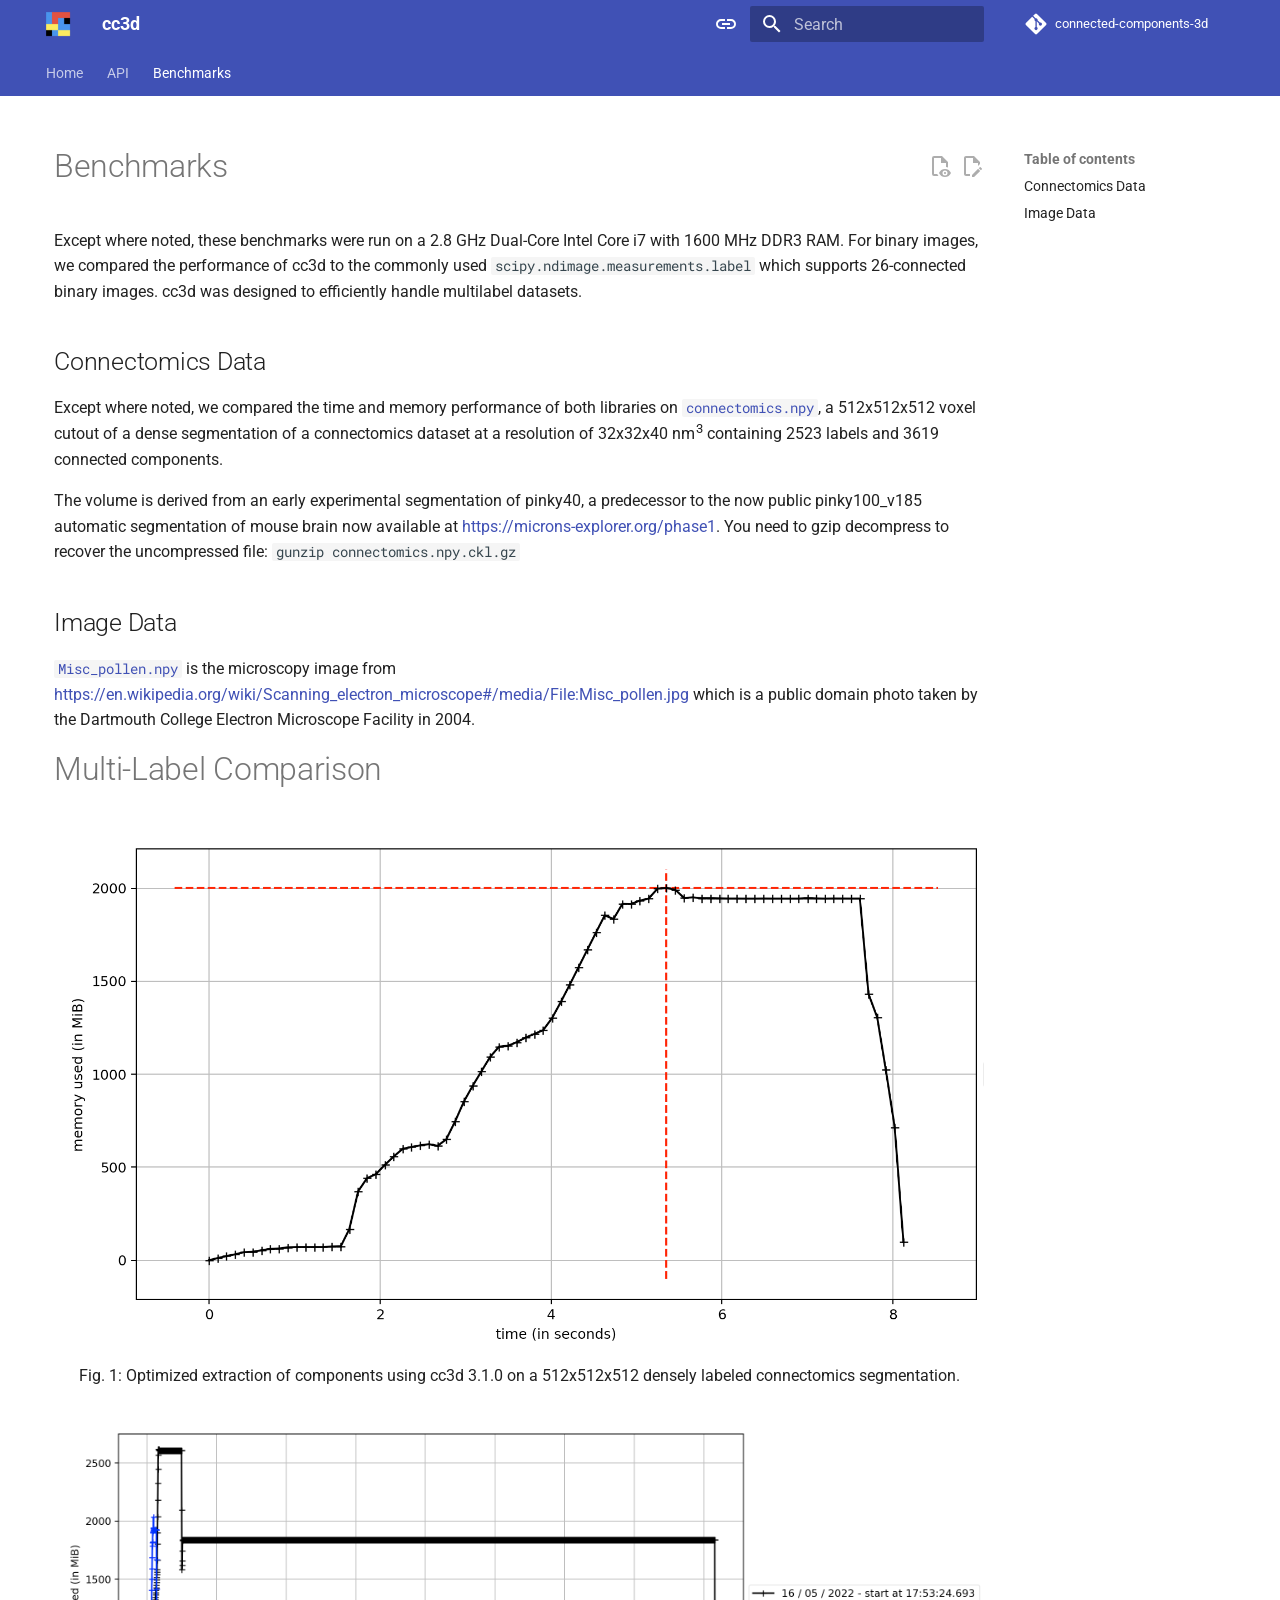
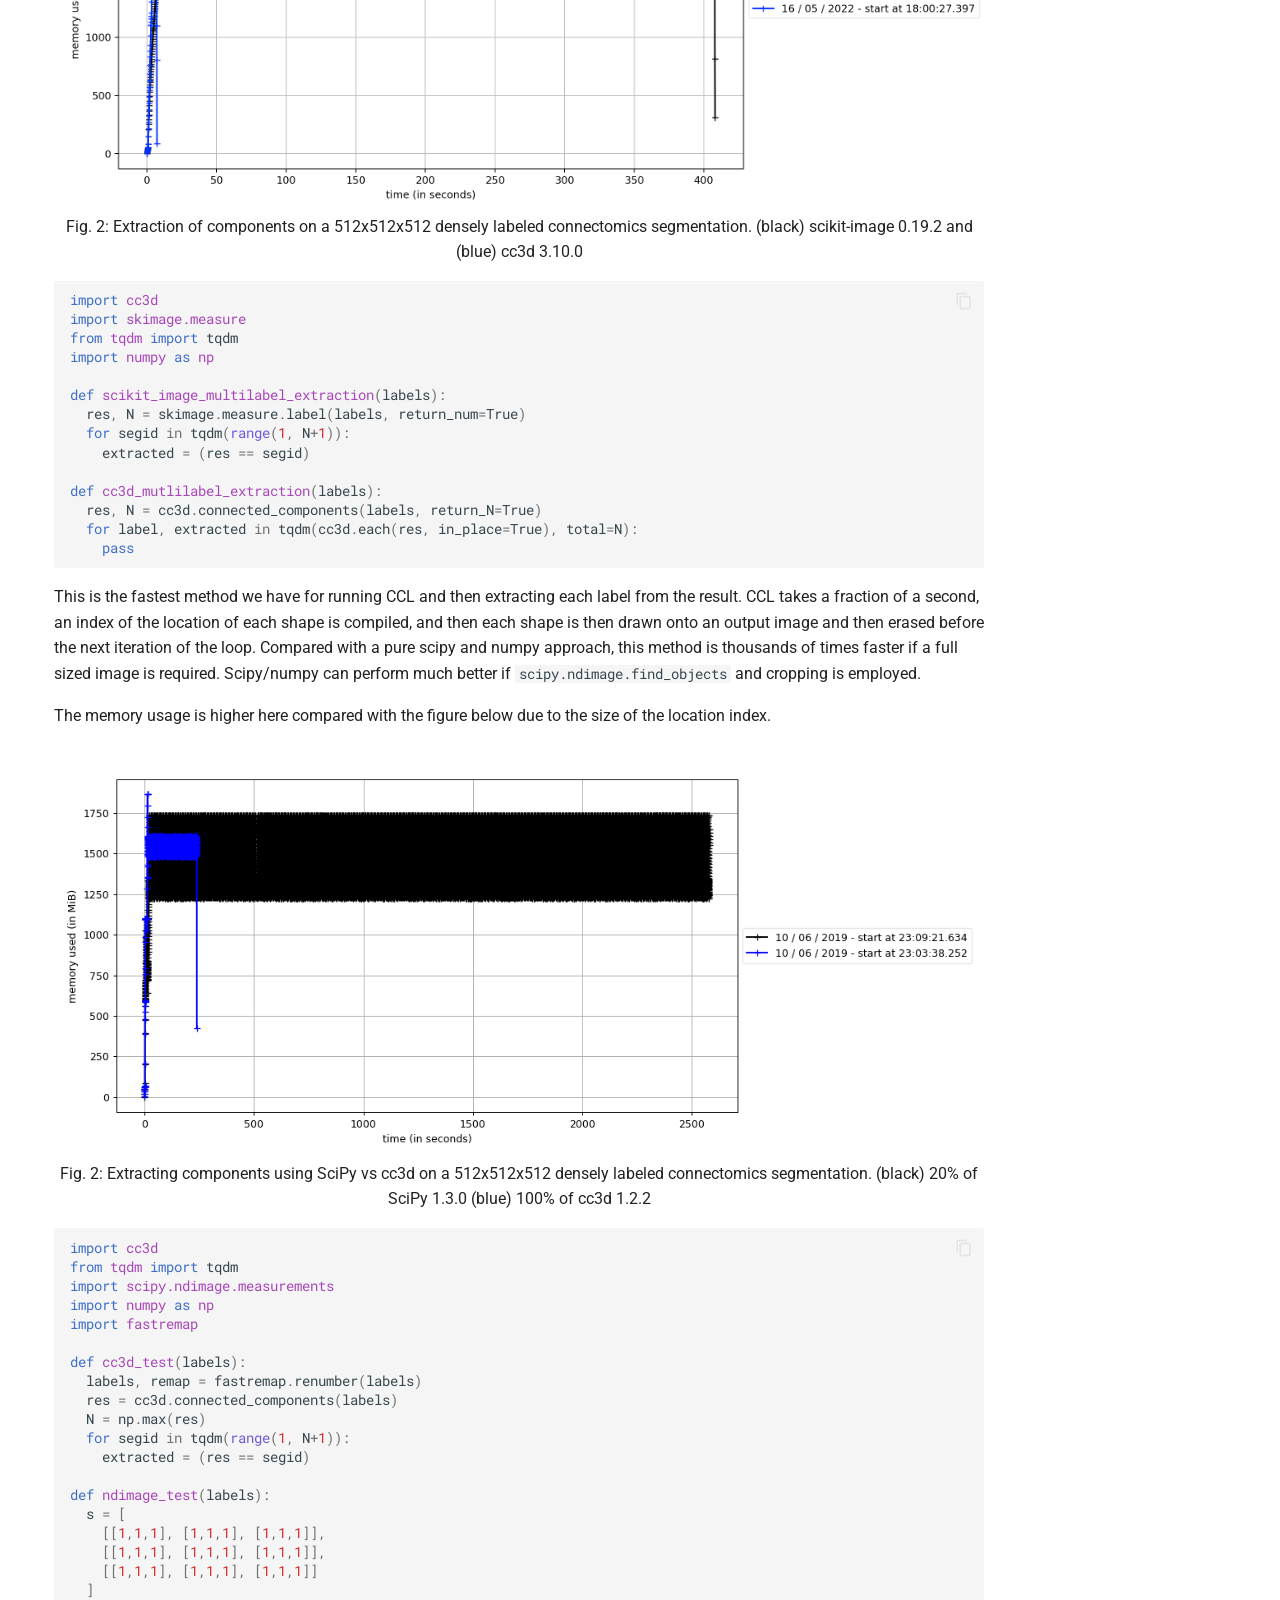
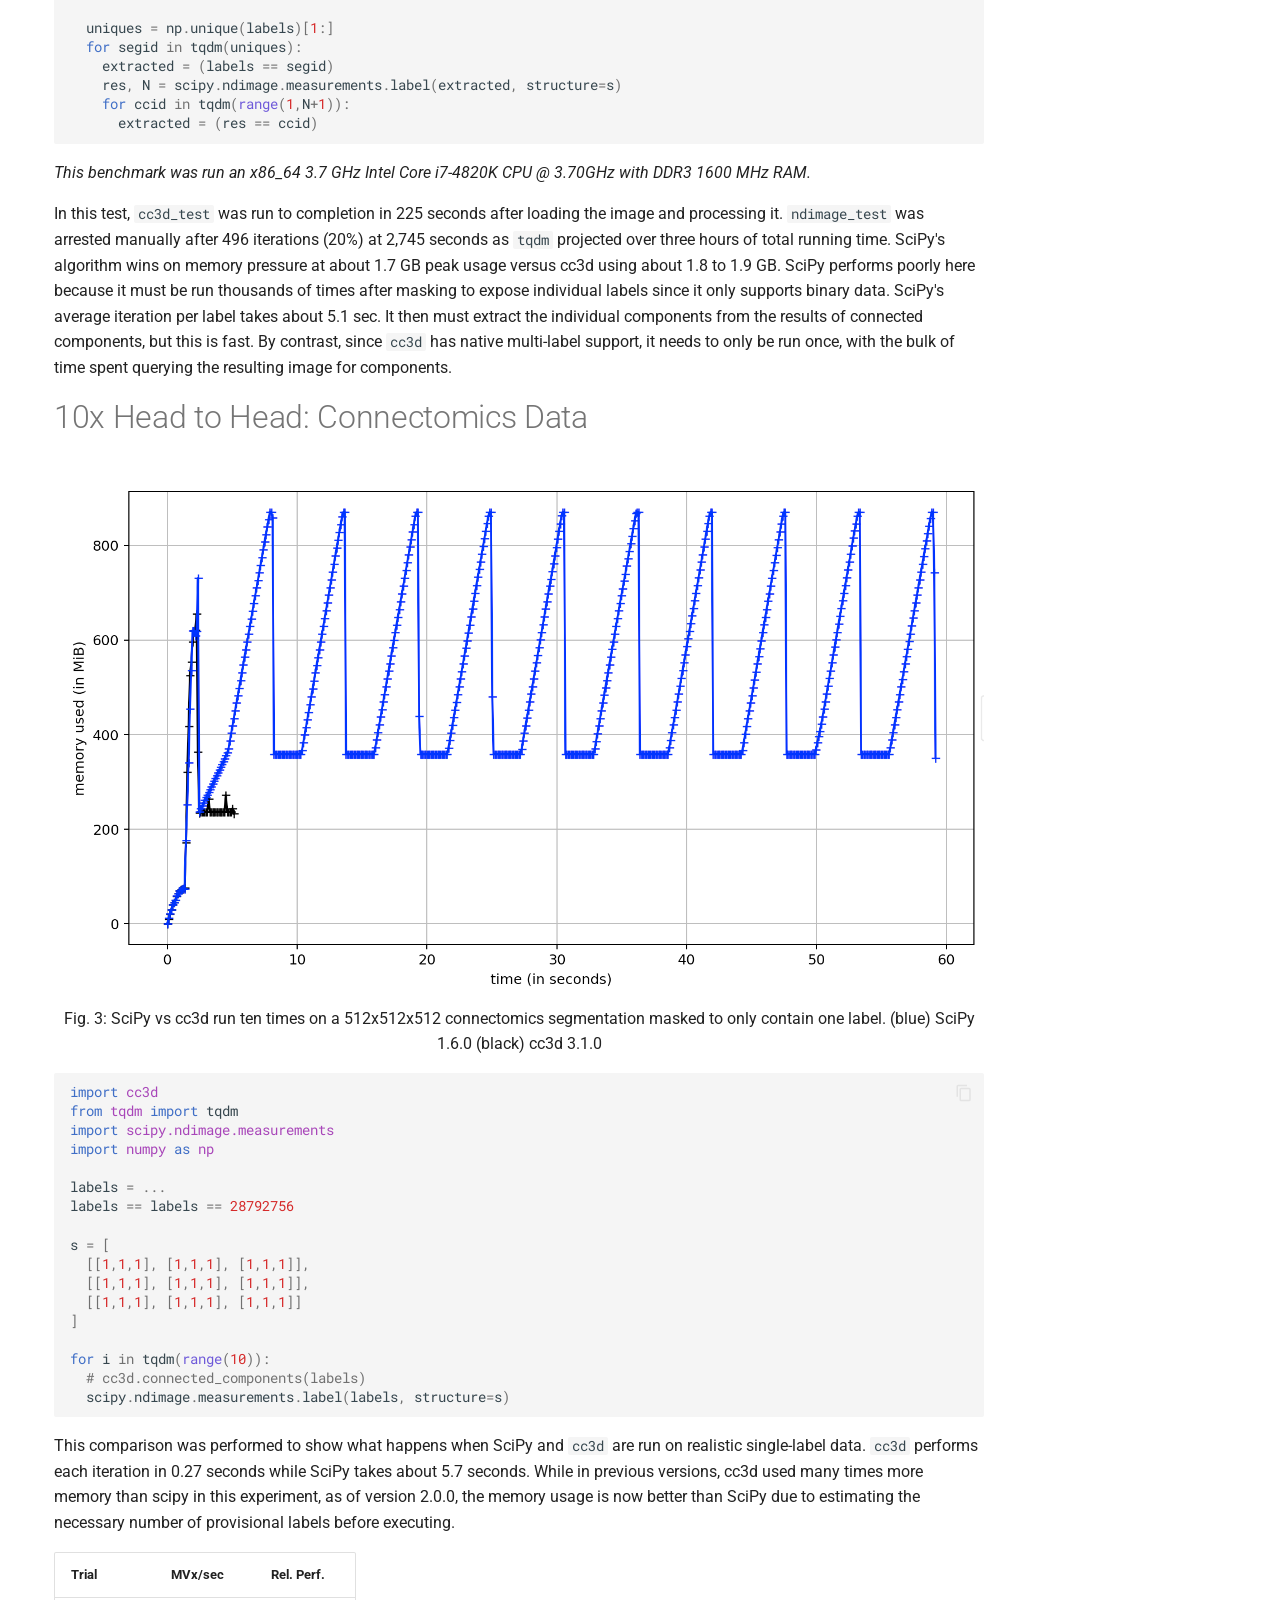
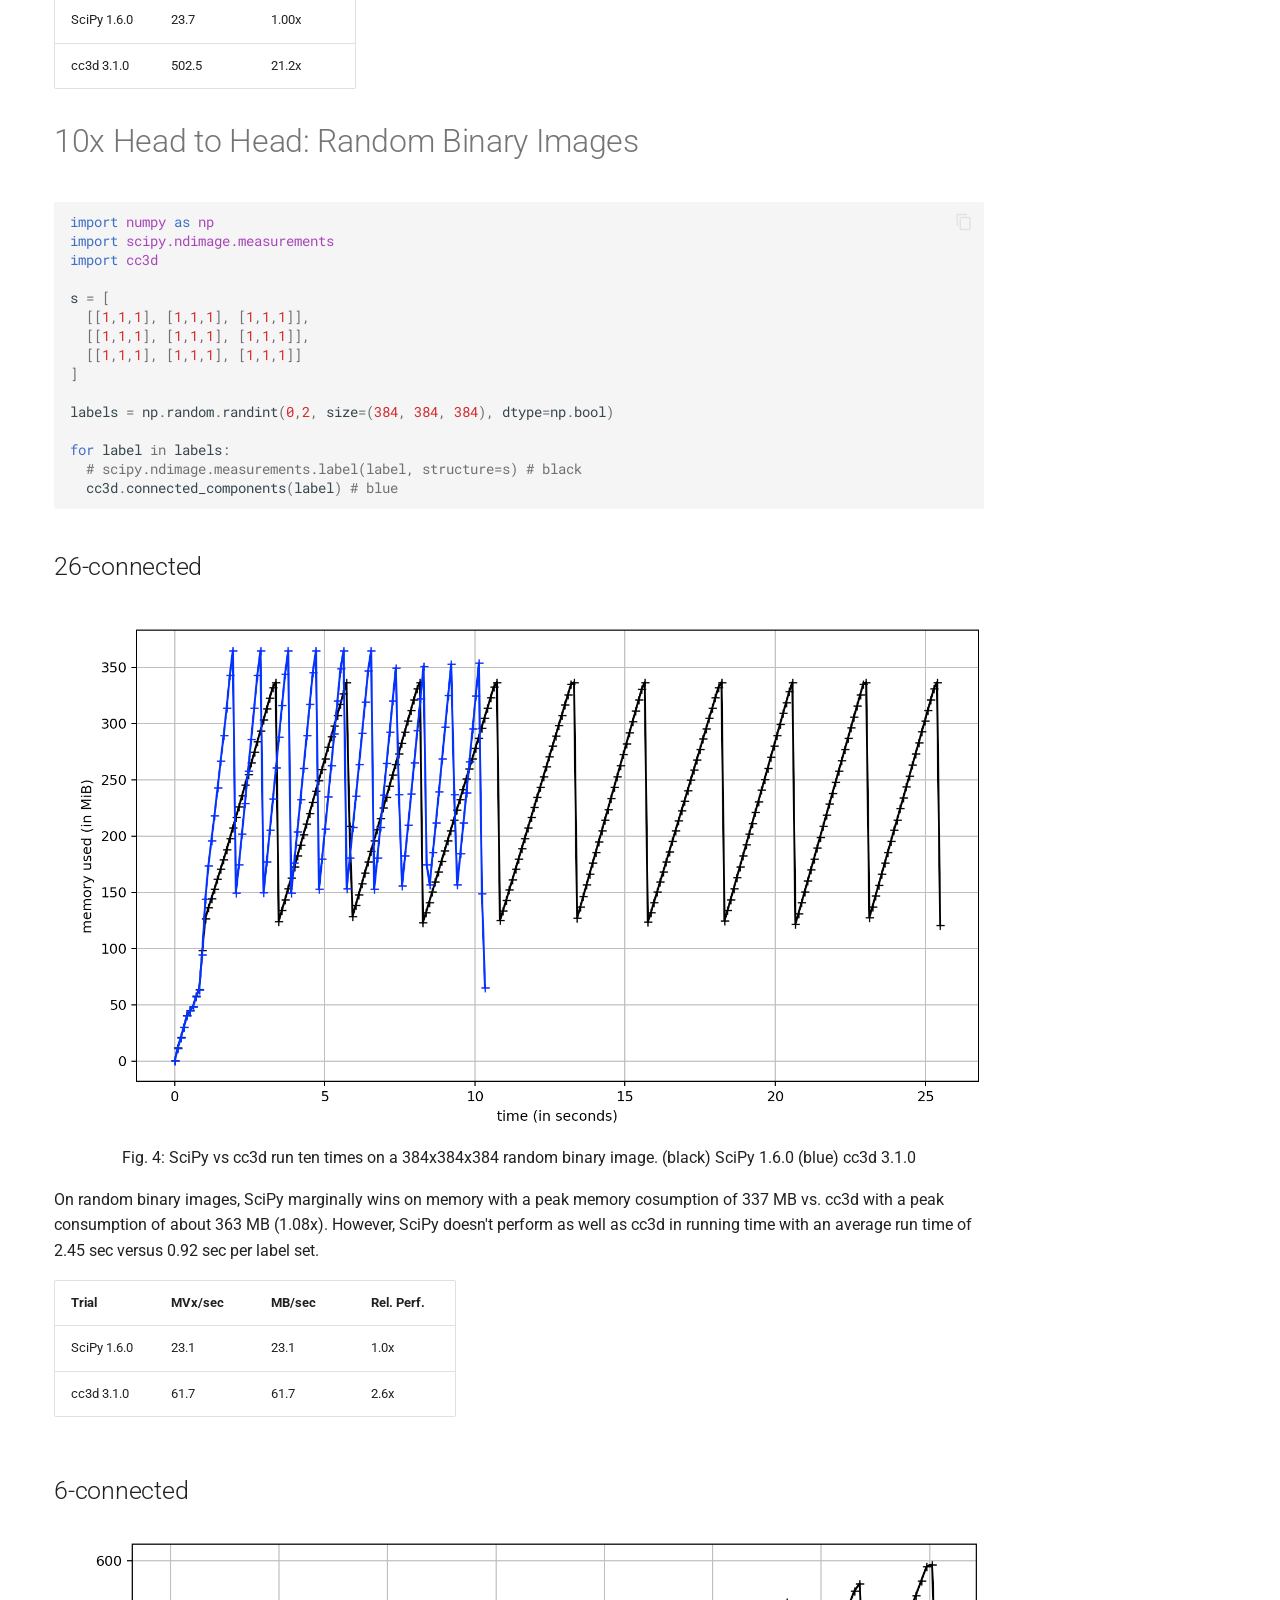
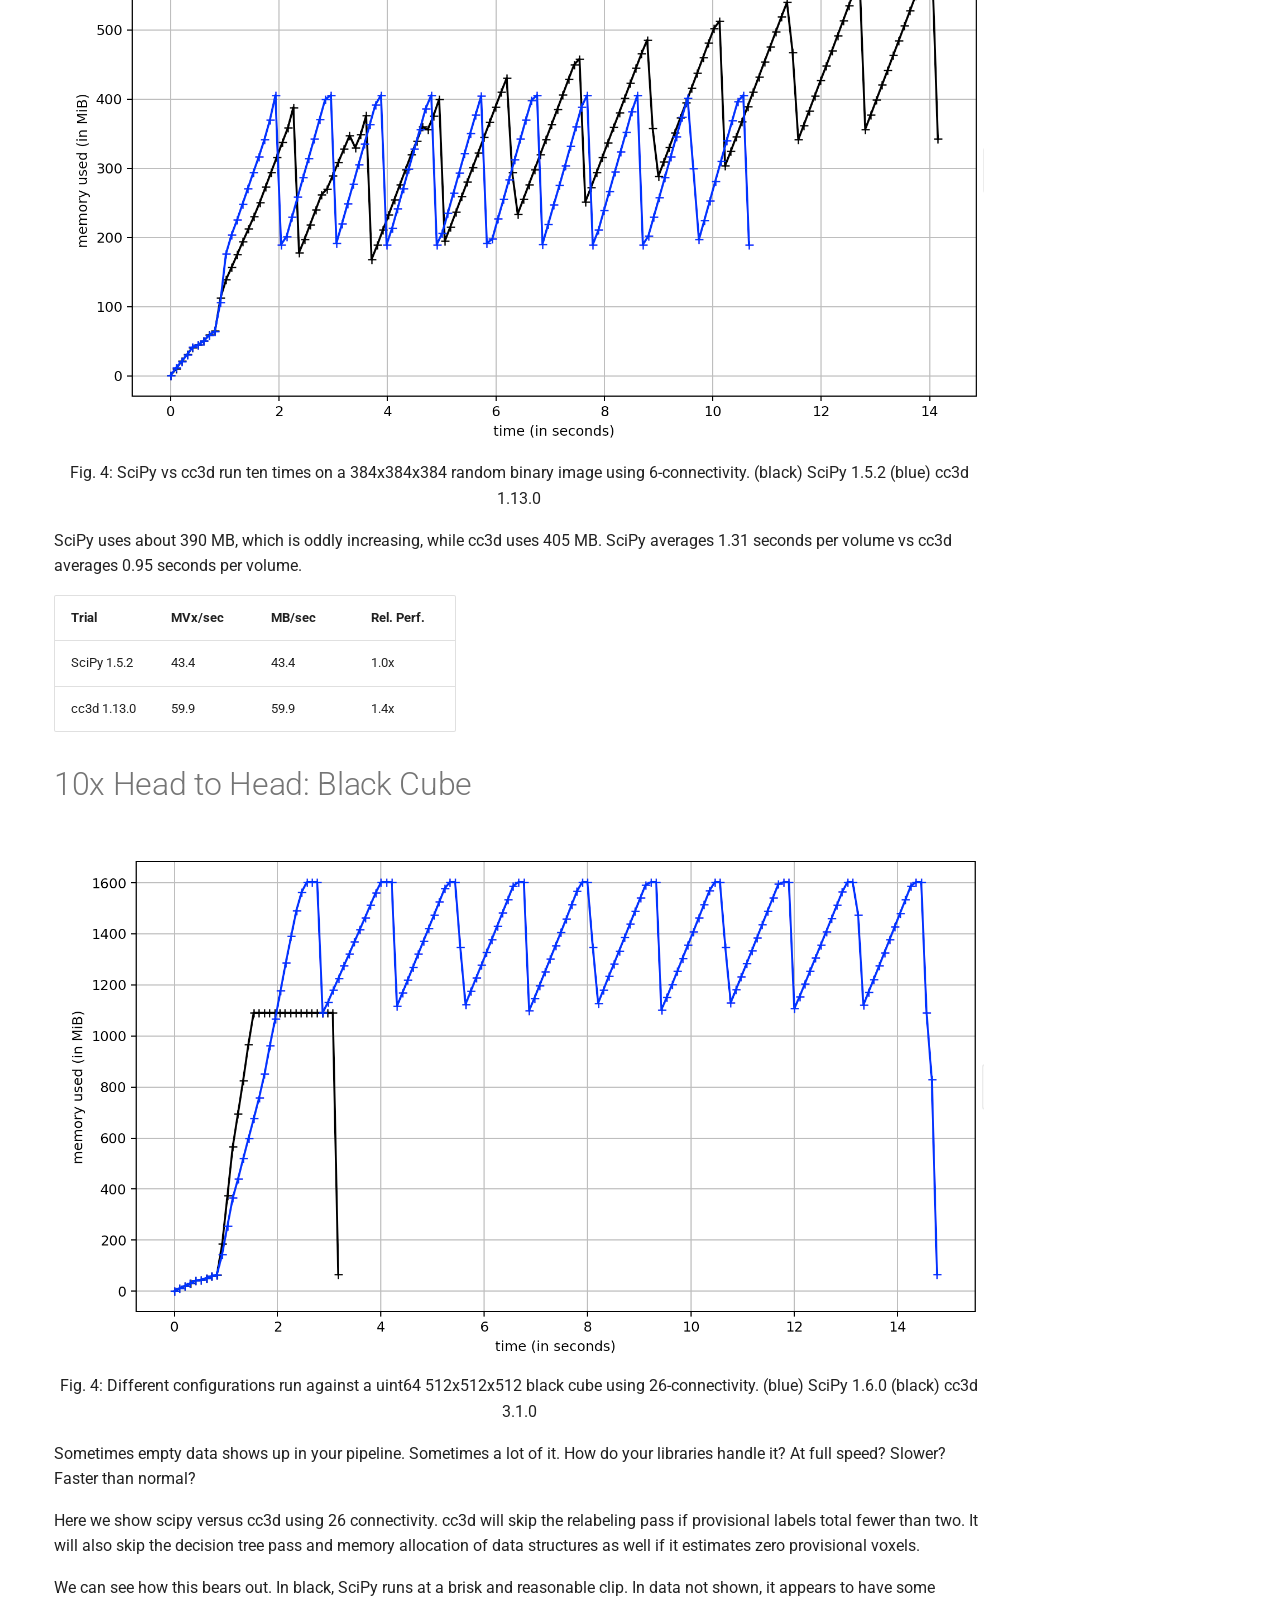
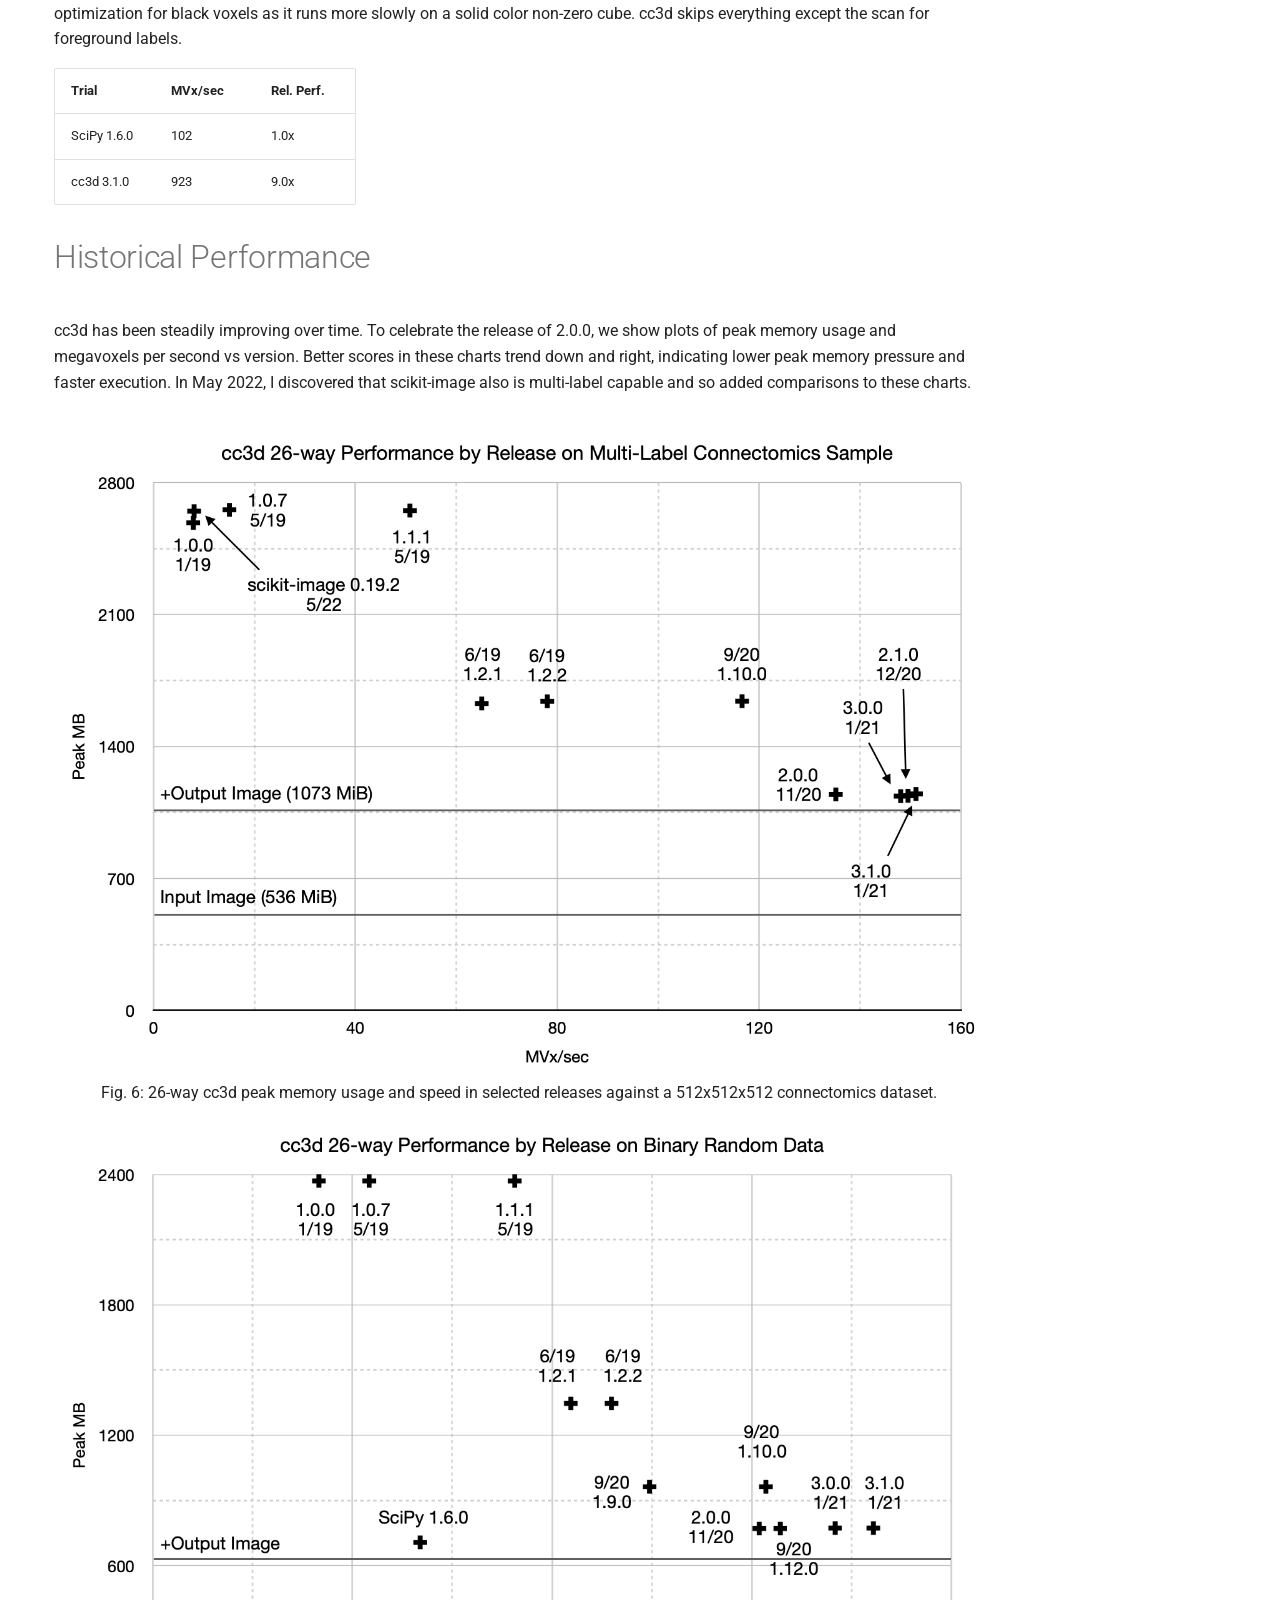
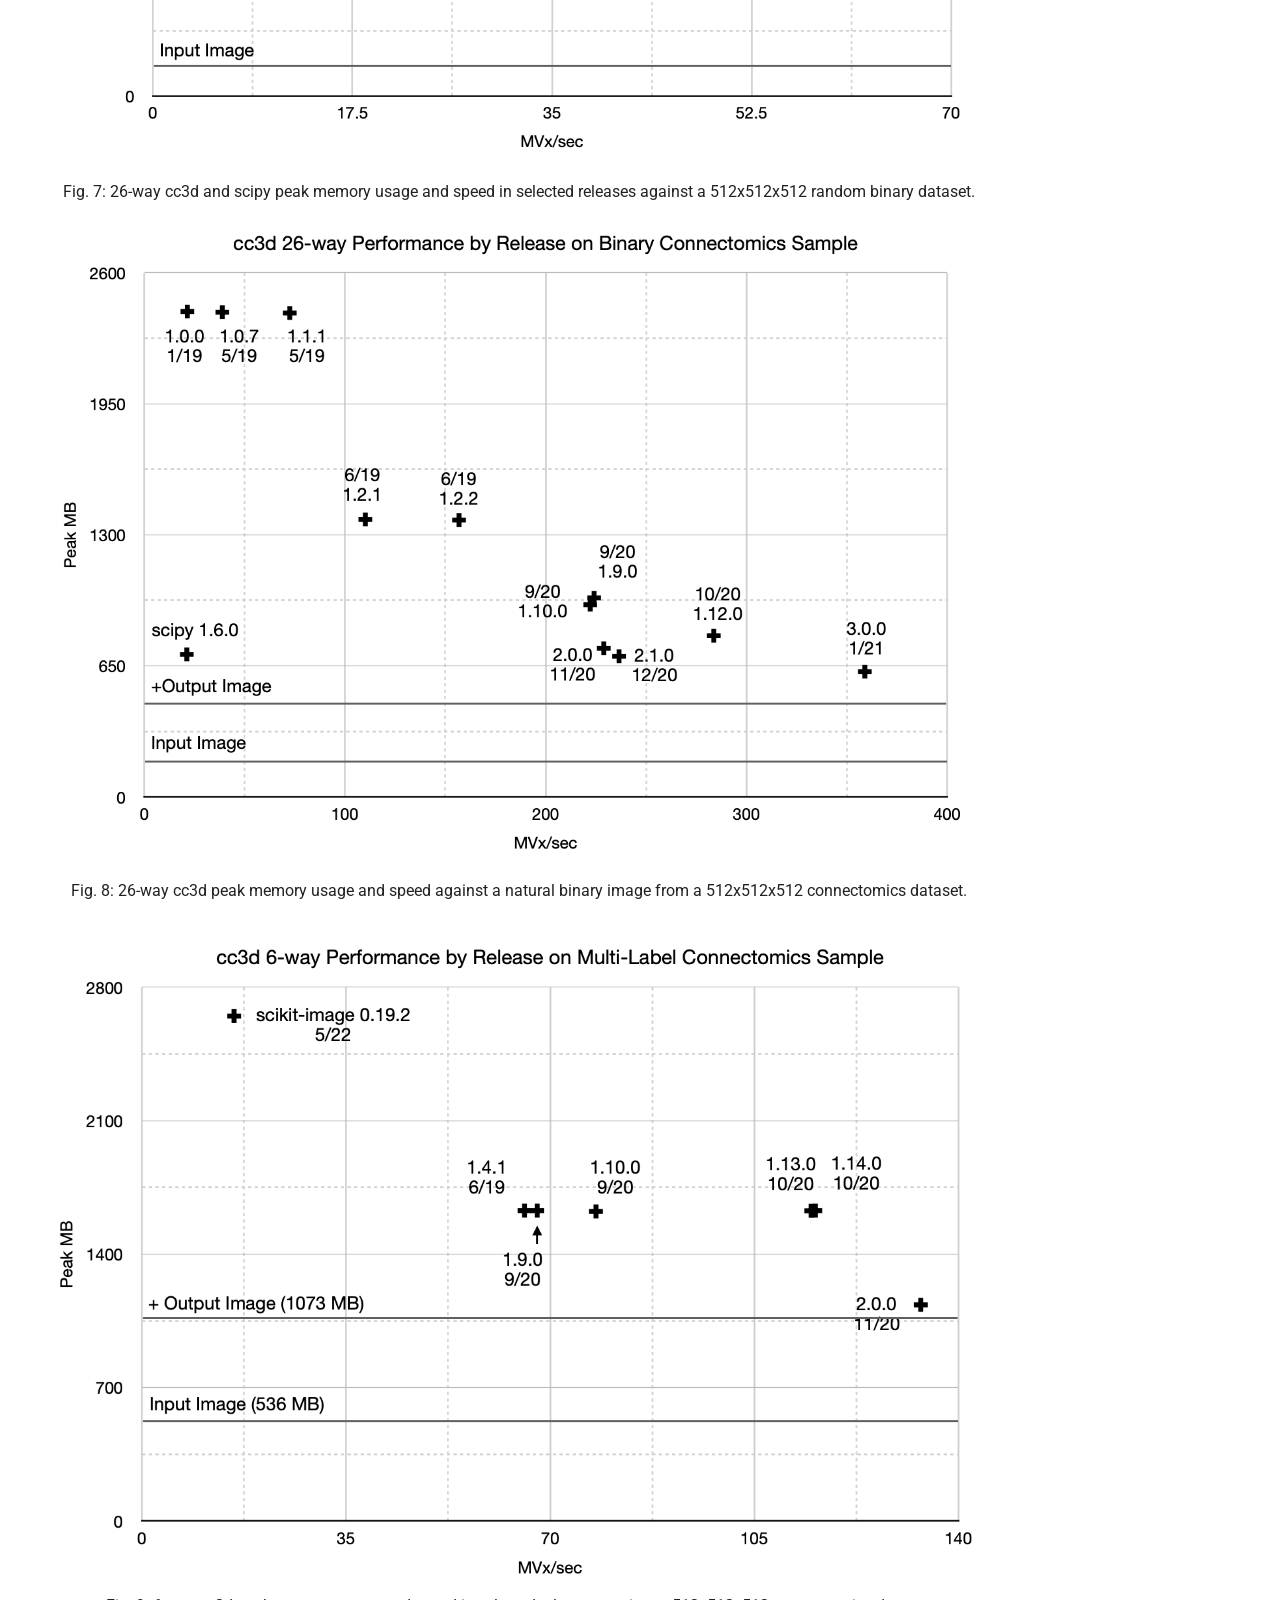
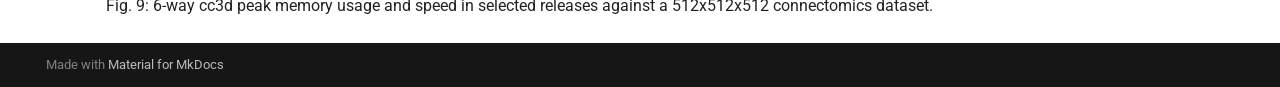
<file: benchmarks/index.html>
<!doctype html>
<html lang="en" class="no-js">
  <head>
    
      <meta charset="utf-8">
      <meta name="viewport" content="width=device-width,initial-scale=1">
      
      
      
      
        <link rel="prev" href="../docs/api/">
      
      
      
      <link rel="icon" href="../docs/images/logo.png">
      <meta name="generator" content="mkdocs-1.6.1, mkdocs-material-9.6.14">
    
    
      
        <title>Benchmarks - cc3d</title>
      
    
    
      <link rel="stylesheet" href="../assets/stylesheets/main.342714a4.min.css">
      
        
        <link rel="stylesheet" href="../assets/stylesheets/palette.06af60db.min.css">
      
      


    
    
      
    
    
      
        
        
        <link rel="preconnect" href="https://fonts.gstatic.com" crossorigin>
        <link rel="stylesheet" href="https://fonts.googleapis.com/css?family=Roboto:300,300i,400,400i,700,700i%7CRoboto+Mono:400,400i,700,700i&display=fallback">
        <style>:root{--md-text-font:"Roboto";--md-code-font:"Roboto Mono"}</style>
      
    
    
      <link rel="stylesheet" href="../assets/_mkdocstrings.css">
    
      <link rel="stylesheet" href="../docs/docs.css">
    
    <script>__md_scope=new URL("..",location),__md_hash=e=>[...e].reduce(((e,_)=>(e<<5)-e+_.charCodeAt(0)),0),__md_get=(e,_=localStorage,t=__md_scope)=>JSON.parse(_.getItem(t.pathname+"."+e)),__md_set=(e,_,t=localStorage,a=__md_scope)=>{try{t.setItem(a.pathname+"."+e,JSON.stringify(_))}catch(e){}}</script>
    
      

    
    
    
  </head>
  
  
    
    
      
    
    
    
    
    <body dir="ltr" data-md-color-scheme="default" data-md-color-primary="indigo" data-md-color-accent="indigo">
  
    
    <input class="md-toggle" data-md-toggle="drawer" type="checkbox" id="__drawer" autocomplete="off">
    <input class="md-toggle" data-md-toggle="search" type="checkbox" id="__search" autocomplete="off">
    <label class="md-overlay" for="__drawer"></label>
    <div data-md-component="skip">
      
        
        <a href="#benchmarks" class="md-skip">
          Skip to content
        </a>
      
    </div>
    <div data-md-component="announce">
      
    </div>
    
    
      

<header class="md-header" data-md-component="header">
  <nav class="md-header__inner md-grid" aria-label="Header">
    <a href=".." title="cc3d" class="md-header__button md-logo" aria-label="cc3d" data-md-component="logo">
      
  <img src="../docs/images/logo.png" alt="logo">

    </a>
    <label class="md-header__button md-icon" for="__drawer">
      
      <svg xmlns="http://www.w3.org/2000/svg" viewBox="0 0 24 24"><path d="M3 6h18v2H3zm0 5h18v2H3zm0 5h18v2H3z"/></svg>
    </label>
    <div class="md-header__title" data-md-component="header-title">
      <div class="md-header__ellipsis">
        <div class="md-header__topic">
          <span class="md-ellipsis">
            cc3d
          </span>
        </div>
        <div class="md-header__topic" data-md-component="header-topic">
          <span class="md-ellipsis">
            
              Benchmarks
            
          </span>
        </div>
      </div>
    </div>
    
      
        <form class="md-header__option" data-md-component="palette">
  
    
    
    
    <input class="md-option" data-md-color-media="(prefers-color-scheme)" data-md-color-scheme="default" data-md-color-primary="indigo" data-md-color-accent="indigo"  aria-label="Switch to light mode"  type="radio" name="__palette" id="__palette_0">
    
      <label class="md-header__button md-icon" title="Switch to light mode" for="__palette_1" hidden>
        <svg xmlns="http://www.w3.org/2000/svg" viewBox="0 0 24 24"><path d="M3.9 12c0-1.71 1.39-3.1 3.1-3.1h4V7H7a5 5 0 0 0-5 5 5 5 0 0 0 5 5h4v-1.9H7c-1.71 0-3.1-1.39-3.1-3.1M8 13h8v-2H8zm9-6h-4v1.9h4c1.71 0 3.1 1.39 3.1 3.1s-1.39 3.1-3.1 3.1h-4V17h4a5 5 0 0 0 5-5 5 5 0 0 0-5-5"/></svg>
      </label>
    
  
    
    
    
    <input class="md-option" data-md-color-media="(prefers-color-scheme: light)" data-md-color-scheme="default" data-md-color-primary="indigo" data-md-color-accent="indigo"  aria-label="Switch to dark mode"  type="radio" name="__palette" id="__palette_1">
    
      <label class="md-header__button md-icon" title="Switch to dark mode" for="__palette_2" hidden>
        <svg xmlns="http://www.w3.org/2000/svg" viewBox="0 0 24 24"><path d="M12 8a4 4 0 0 0-4 4 4 4 0 0 0 4 4 4 4 0 0 0 4-4 4 4 0 0 0-4-4m0 10a6 6 0 0 1-6-6 6 6 0 0 1 6-6 6 6 0 0 1 6 6 6 6 0 0 1-6 6m8-9.31V4h-4.69L12 .69 8.69 4H4v4.69L.69 12 4 15.31V20h4.69L12 23.31 15.31 20H20v-4.69L23.31 12z"/></svg>
      </label>
    
  
    
    
    
    <input class="md-option" data-md-color-media="(prefers-color-scheme: dark)" data-md-color-scheme="slate" data-md-color-primary="indigo" data-md-color-accent="indigo"  aria-label="Switch to system preference"  type="radio" name="__palette" id="__palette_2">
    
      <label class="md-header__button md-icon" title="Switch to system preference" for="__palette_0" hidden>
        <svg xmlns="http://www.w3.org/2000/svg" viewBox="0 0 24 24"><path d="M12 18c-.89 0-1.74-.2-2.5-.55C11.56 16.5 13 14.42 13 12s-1.44-4.5-3.5-5.45C10.26 6.2 11.11 6 12 6a6 6 0 0 1 6 6 6 6 0 0 1-6 6m8-9.31V4h-4.69L12 .69 8.69 4H4v4.69L.69 12 4 15.31V20h4.69L12 23.31 15.31 20H20v-4.69L23.31 12z"/></svg>
      </label>
    
  
</form>
      
    
    
      <script>var palette=__md_get("__palette");if(palette&&palette.color){if("(prefers-color-scheme)"===palette.color.media){var media=matchMedia("(prefers-color-scheme: light)"),input=document.querySelector(media.matches?"[data-md-color-media='(prefers-color-scheme: light)']":"[data-md-color-media='(prefers-color-scheme: dark)']");palette.color.media=input.getAttribute("data-md-color-media"),palette.color.scheme=input.getAttribute("data-md-color-scheme"),palette.color.primary=input.getAttribute("data-md-color-primary"),palette.color.accent=input.getAttribute("data-md-color-accent")}for(var[key,value]of Object.entries(palette.color))document.body.setAttribute("data-md-color-"+key,value)}</script>
    
    
    
      
      
        <label class="md-header__button md-icon" for="__search">
          
          <svg xmlns="http://www.w3.org/2000/svg" viewBox="0 0 24 24"><path d="M9.5 3A6.5 6.5 0 0 1 16 9.5c0 1.61-.59 3.09-1.56 4.23l.27.27h.79l5 5-1.5 1.5-5-5v-.79l-.27-.27A6.52 6.52 0 0 1 9.5 16 6.5 6.5 0 0 1 3 9.5 6.5 6.5 0 0 1 9.5 3m0 2C7 5 5 7 5 9.5S7 14 9.5 14 14 12 14 9.5 12 5 9.5 5"/></svg>
        </label>
        <div class="md-search" data-md-component="search" role="dialog">
  <label class="md-search__overlay" for="__search"></label>
  <div class="md-search__inner" role="search">
    <form class="md-search__form" name="search">
      <input type="text" class="md-search__input" name="query" aria-label="Search" placeholder="Search" autocapitalize="off" autocorrect="off" autocomplete="off" spellcheck="false" data-md-component="search-query" required>
      <label class="md-search__icon md-icon" for="__search">
        
        <svg xmlns="http://www.w3.org/2000/svg" viewBox="0 0 24 24"><path d="M9.5 3A6.5 6.5 0 0 1 16 9.5c0 1.61-.59 3.09-1.56 4.23l.27.27h.79l5 5-1.5 1.5-5-5v-.79l-.27-.27A6.52 6.52 0 0 1 9.5 16 6.5 6.5 0 0 1 3 9.5 6.5 6.5 0 0 1 9.5 3m0 2C7 5 5 7 5 9.5S7 14 9.5 14 14 12 14 9.5 12 5 9.5 5"/></svg>
        
        <svg xmlns="http://www.w3.org/2000/svg" viewBox="0 0 24 24"><path d="M20 11v2H8l5.5 5.5-1.42 1.42L4.16 12l7.92-7.92L13.5 5.5 8 11z"/></svg>
      </label>
      <nav class="md-search__options" aria-label="Search">
        
        <button type="reset" class="md-search__icon md-icon" title="Clear" aria-label="Clear" tabindex="-1">
          
          <svg xmlns="http://www.w3.org/2000/svg" viewBox="0 0 24 24"><path d="M19 6.41 17.59 5 12 10.59 6.41 5 5 6.41 10.59 12 5 17.59 6.41 19 12 13.41 17.59 19 19 17.59 13.41 12z"/></svg>
        </button>
      </nav>
      
    </form>
    <div class="md-search__output">
      <div class="md-search__scrollwrap" tabindex="0" data-md-scrollfix>
        <div class="md-search-result" data-md-component="search-result">
          <div class="md-search-result__meta">
            Initializing search
          </div>
          <ol class="md-search-result__list" role="presentation"></ol>
        </div>
      </div>
    </div>
  </div>
</div>
      
    
    
      <div class="md-header__source">
        <a href="https://github.com/seung-lab/connected-components-3d" title="Go to repository" class="md-source" data-md-component="source">
  <div class="md-source__icon md-icon">
    
    <svg xmlns="http://www.w3.org/2000/svg" viewBox="0 0 448 512"><!--! Font Awesome Free 6.7.2 by @fontawesome - https://fontawesome.com License - https://fontawesome.com/license/free (Icons: CC BY 4.0, Fonts: SIL OFL 1.1, Code: MIT License) Copyright 2024 Fonticons, Inc.--><path d="M439.55 236.05 244 40.45a28.87 28.87 0 0 0-40.81 0l-40.66 40.63 51.52 51.52c27.06-9.14 52.68 16.77 43.39 43.68l49.66 49.66c34.23-11.8 61.18 31 35.47 56.69-26.49 26.49-70.21-2.87-56-37.34L240.22 199v121.85c25.3 12.54 22.26 41.85 9.08 55a34.34 34.34 0 0 1-48.55 0c-17.57-17.6-11.07-46.91 11.25-56v-123c-20.8-8.51-24.6-30.74-18.64-45L142.57 101 8.45 235.14a28.86 28.86 0 0 0 0 40.81l195.61 195.6a28.86 28.86 0 0 0 40.8 0l194.69-194.69a28.86 28.86 0 0 0 0-40.81"/></svg>
  </div>
  <div class="md-source__repository">
    connected-components-3d
  </div>
</a>
      </div>
    
  </nav>
  
</header>
    
    <div class="md-container" data-md-component="container">
      
      
        
          
            
<nav class="md-tabs" aria-label="Tabs" data-md-component="tabs">
  <div class="md-grid">
    <ul class="md-tabs__list">
      
        
  
  
  
  
    <li class="md-tabs__item">
      <a href=".." class="md-tabs__link">
        
  
  
    
  
  Home

      </a>
    </li>
  

      
        
  
  
  
  
    <li class="md-tabs__item">
      <a href="../docs/api/" class="md-tabs__link">
        
  
  
    
  
  API

      </a>
    </li>
  

      
        
  
  
  
    
  
  
    <li class="md-tabs__item md-tabs__item--active">
      <a href="./" class="md-tabs__link">
        
  
  
    
  
  Benchmarks

      </a>
    </li>
  

      
    </ul>
  </div>
</nav>
          
        
      
      <main class="md-main" data-md-component="main">
        <div class="md-main__inner md-grid">
          
            
              
              <div class="md-sidebar md-sidebar--primary" data-md-component="sidebar" data-md-type="navigation" >
                <div class="md-sidebar__scrollwrap">
                  <div class="md-sidebar__inner">
                    


  


<nav class="md-nav md-nav--primary md-nav--lifted" aria-label="Navigation" data-md-level="0">
  <label class="md-nav__title" for="__drawer">
    <a href=".." title="cc3d" class="md-nav__button md-logo" aria-label="cc3d" data-md-component="logo">
      
  <img src="../docs/images/logo.png" alt="logo">

    </a>
    cc3d
  </label>
  
    <div class="md-nav__source">
      <a href="https://github.com/seung-lab/connected-components-3d" title="Go to repository" class="md-source" data-md-component="source">
  <div class="md-source__icon md-icon">
    
    <svg xmlns="http://www.w3.org/2000/svg" viewBox="0 0 448 512"><!--! Font Awesome Free 6.7.2 by @fontawesome - https://fontawesome.com License - https://fontawesome.com/license/free (Icons: CC BY 4.0, Fonts: SIL OFL 1.1, Code: MIT License) Copyright 2024 Fonticons, Inc.--><path d="M439.55 236.05 244 40.45a28.87 28.87 0 0 0-40.81 0l-40.66 40.63 51.52 51.52c27.06-9.14 52.68 16.77 43.39 43.68l49.66 49.66c34.23-11.8 61.18 31 35.47 56.69-26.49 26.49-70.21-2.87-56-37.34L240.22 199v121.85c25.3 12.54 22.26 41.85 9.08 55a34.34 34.34 0 0 1-48.55 0c-17.57-17.6-11.07-46.91 11.25-56v-123c-20.8-8.51-24.6-30.74-18.64-45L142.57 101 8.45 235.14a28.86 28.86 0 0 0 0 40.81l195.61 195.6a28.86 28.86 0 0 0 40.8 0l194.69-194.69a28.86 28.86 0 0 0 0-40.81"/></svg>
  </div>
  <div class="md-source__repository">
    connected-components-3d
  </div>
</a>
    </div>
  
  <ul class="md-nav__list" data-md-scrollfix>
    
      
      
  
  
  
  
    <li class="md-nav__item">
      <a href=".." class="md-nav__link">
        
  
  
  <span class="md-ellipsis">
    Home
    
  </span>
  

      </a>
    </li>
  

    
      
      
  
  
  
  
    <li class="md-nav__item">
      <a href="../docs/api/" class="md-nav__link">
        
  
  
  <span class="md-ellipsis">
    API
    
  </span>
  

      </a>
    </li>
  

    
      
      
  
  
    
  
  
  
    <li class="md-nav__item md-nav__item--active">
      
      <input class="md-nav__toggle md-toggle" type="checkbox" id="__toc">
      
      
        
      
      
        <label class="md-nav__link md-nav__link--active" for="__toc">
          
  
  
  <span class="md-ellipsis">
    Benchmarks
    
  </span>
  

          <span class="md-nav__icon md-icon"></span>
        </label>
      
      <a href="./" class="md-nav__link md-nav__link--active">
        
  
  
  <span class="md-ellipsis">
    Benchmarks
    
  </span>
  

      </a>
      
        

<nav class="md-nav md-nav--secondary" aria-label="Table of contents">
  
  
  
    
  
  
    <label class="md-nav__title" for="__toc">
      <span class="md-nav__icon md-icon"></span>
      Table of contents
    </label>
    <ul class="md-nav__list" data-md-component="toc" data-md-scrollfix>
      
        <li class="md-nav__item">
  <a href="#connectomics-data" class="md-nav__link">
    <span class="md-ellipsis">
      Connectomics Data
    </span>
  </a>
  
</li>
      
        <li class="md-nav__item">
  <a href="#image-data" class="md-nav__link">
    <span class="md-ellipsis">
      Image Data
    </span>
  </a>
  
</li>
      
    </ul>
  
</nav>
      
    </li>
  

    
  </ul>
</nav>
                  </div>
                </div>
              </div>
            
            
              
              <div class="md-sidebar md-sidebar--secondary" data-md-component="sidebar" data-md-type="toc" >
                <div class="md-sidebar__scrollwrap">
                  <div class="md-sidebar__inner">
                    

<nav class="md-nav md-nav--secondary" aria-label="Table of contents">
  
  
  
    
  
  
    <label class="md-nav__title" for="__toc">
      <span class="md-nav__icon md-icon"></span>
      Table of contents
    </label>
    <ul class="md-nav__list" data-md-component="toc" data-md-scrollfix>
      
        <li class="md-nav__item">
  <a href="#connectomics-data" class="md-nav__link">
    <span class="md-ellipsis">
      Connectomics Data
    </span>
  </a>
  
</li>
      
        <li class="md-nav__item">
  <a href="#image-data" class="md-nav__link">
    <span class="md-ellipsis">
      Image Data
    </span>
  </a>
  
</li>
      
    </ul>
  
</nav>
                  </div>
                </div>
              </div>
            
          
          
            <div class="md-content" data-md-component="content">
              <article class="md-content__inner md-typeset">
                
                  


  
    <a href="https://github.com/seung-lab/connected-components-3d/edit/master/docs/benchmarks/README.md" title="Edit this page" class="md-content__button md-icon">
      
      <svg xmlns="http://www.w3.org/2000/svg" viewBox="0 0 24 24"><path d="M10 20H6V4h7v5h5v3.1l2-2V8l-6-6H6c-1.1 0-2 .9-2 2v16c0 1.1.9 2 2 2h4zm10.2-7c.1 0 .3.1.4.2l1.3 1.3c.2.2.2.6 0 .8l-1 1-2.1-2.1 1-1c.1-.1.2-.2.4-.2m0 3.9L14.1 23H12v-2.1l6.1-6.1z"/></svg>
    </a>
  
  
    
      
    
    <a href="https://github.com/seung-lab/connected-components-3d/raw/master/docs/benchmarks/README.md" title="View source of this page" class="md-content__button md-icon">
      
      <svg xmlns="http://www.w3.org/2000/svg" viewBox="0 0 24 24"><path d="M17 18c.56 0 1 .44 1 1s-.44 1-1 1-1-.44-1-1 .44-1 1-1m0-3c-2.73 0-5.06 1.66-6 4 .94 2.34 3.27 4 6 4s5.06-1.66 6-4c-.94-2.34-3.27-4-6-4m0 6.5a2.5 2.5 0 0 1-2.5-2.5 2.5 2.5 0 0 1 2.5-2.5 2.5 2.5 0 0 1 2.5 2.5 2.5 2.5 0 0 1-2.5 2.5M9.27 20H6V4h7v5h5v4.07c.7.08 1.36.25 2 .49V8l-6-6H6a2 2 0 0 0-2 2v16a2 2 0 0 0 2 2h4.5a8.2 8.2 0 0 1-1.23-2"/></svg>
    </a>
  


<h1 id="benchmarks">Benchmarks</h1>
<p>Except where noted, these benchmarks were run on a 2.8 GHz Dual-Core Intel Core i7 with 1600 MHz DDR3 RAM. For binary images, we compared the performance of cc3d to the commonly used <code>scipy.ndimage.measurements.label</code> which supports 26-connected binary images. cc3d was designed to efficiently handle multilabel datasets.</p>
<h2 id="connectomics-data">Connectomics Data</h2>
<p>Except where noted, we compared the time and memory performance of both libraries on <a href="connectomics.npy.ckl.gz"><code>connectomics.npy</code></a>, a 512x512x512 voxel cutout of a dense segmentation of a connectomics dataset at a resolution of 32x32x40 nm<sup>3</sup> containing 2523 labels and 3619 connected components.</p>
<p>The volume is derived from an early experimental segmentation of pinky40, a predecessor to the now public pinky100_v185 automatic segmentation of mouse brain now available at <a href="https://microns-explorer.org/phase1">https://microns-explorer.org/phase1</a>. You need to gzip decompress to recover the uncompressed file: <code>gunzip connectomics.npy.ckl.gz</code></p>
<h2 id="image-data">Image Data</h2>
<p><a href="Misc_pollen.npy.gz"><code>Misc_pollen.npy</code></a> is the microscopy image from <a href="https://en.wikipedia.org/wiki/Scanning_electron_microscope#/media/File:Misc_pollen.jpg">https://en.wikipedia.org/wiki/Scanning_electron_microscope#/media/File:Misc_pollen.jpg</a> which is a public domain photo taken by the Dartmouth College Electron Microscope Facility in 2004.</p>
<h1 id="multi-label-comparison">Multi-Label Comparison</h1>
<p style="font-style: italics;" align="center">
<img height=384 src="cc3d_multilabel_optimized_extraction.png" alt="Fig. 1: Optimized extraction of components using cc3d 3.1.0 on a 512x512x512 densely labeled connectomics segmentation." /><br>
Fig. 1: Optimized extraction of components using cc3d 3.1.0 on a 512x512x512 densely labeled connectomics segmentation.
</p>

<p style="font-style: italics;" align="center">
<img height=384 src="cc3d_vs_scikit_image_multilabel.png" alt="Fig. 2: Extraction of components on a 512x512x512 densely labeled connectomics segmentation. (black) scikit-image 0.19.2 and (blue) cc3d 3.10.0." /><br>
Fig. 2: Extraction of components on a 512x512x512 densely labeled connectomics segmentation. (black) scikit-image 0.19.2 and (blue) cc3d 3.10.0
</p>

<div class="language-python highlight"><pre><span></span><code><span id="__span-0-1"><a id="__codelineno-0-1" name="__codelineno-0-1" href="#__codelineno-0-1"></a><span class="kn">import</span><span class="w"> </span><span class="nn">cc3d</span>
</span><span id="__span-0-2"><a id="__codelineno-0-2" name="__codelineno-0-2" href="#__codelineno-0-2"></a><span class="kn">import</span><span class="w"> </span><span class="nn">skimage.measure</span>
</span><span id="__span-0-3"><a id="__codelineno-0-3" name="__codelineno-0-3" href="#__codelineno-0-3"></a><span class="kn">from</span><span class="w"> </span><span class="nn">tqdm</span><span class="w"> </span><span class="kn">import</span> <span class="n">tqdm</span>
</span><span id="__span-0-4"><a id="__codelineno-0-4" name="__codelineno-0-4" href="#__codelineno-0-4"></a><span class="kn">import</span><span class="w"> </span><span class="nn">numpy</span><span class="w"> </span><span class="k">as</span><span class="w"> </span><span class="nn">np</span>
</span><span id="__span-0-5"><a id="__codelineno-0-5" name="__codelineno-0-5" href="#__codelineno-0-5"></a>
</span><span id="__span-0-6"><a id="__codelineno-0-6" name="__codelineno-0-6" href="#__codelineno-0-6"></a><span class="k">def</span><span class="w"> </span><span class="nf">scikit_image_multilabel_extraction</span><span class="p">(</span><span class="n">labels</span><span class="p">):</span>
</span><span id="__span-0-7"><a id="__codelineno-0-7" name="__codelineno-0-7" href="#__codelineno-0-7"></a>  <span class="n">res</span><span class="p">,</span> <span class="n">N</span> <span class="o">=</span> <span class="n">skimage</span><span class="o">.</span><span class="n">measure</span><span class="o">.</span><span class="n">label</span><span class="p">(</span><span class="n">labels</span><span class="p">,</span> <span class="n">return_num</span><span class="o">=</span><span class="kc">True</span><span class="p">)</span>
</span><span id="__span-0-8"><a id="__codelineno-0-8" name="__codelineno-0-8" href="#__codelineno-0-8"></a>  <span class="k">for</span> <span class="n">segid</span> <span class="ow">in</span> <span class="n">tqdm</span><span class="p">(</span><span class="nb">range</span><span class="p">(</span><span class="mi">1</span><span class="p">,</span> <span class="n">N</span><span class="o">+</span><span class="mi">1</span><span class="p">)):</span>
</span><span id="__span-0-9"><a id="__codelineno-0-9" name="__codelineno-0-9" href="#__codelineno-0-9"></a>    <span class="n">extracted</span> <span class="o">=</span> <span class="p">(</span><span class="n">res</span> <span class="o">==</span> <span class="n">segid</span><span class="p">)</span>
</span><span id="__span-0-10"><a id="__codelineno-0-10" name="__codelineno-0-10" href="#__codelineno-0-10"></a>
</span><span id="__span-0-11"><a id="__codelineno-0-11" name="__codelineno-0-11" href="#__codelineno-0-11"></a><span class="k">def</span><span class="w"> </span><span class="nf">cc3d_mutlilabel_extraction</span><span class="p">(</span><span class="n">labels</span><span class="p">):</span>
</span><span id="__span-0-12"><a id="__codelineno-0-12" name="__codelineno-0-12" href="#__codelineno-0-12"></a>  <span class="n">res</span><span class="p">,</span> <span class="n">N</span> <span class="o">=</span> <span class="n">cc3d</span><span class="o">.</span><span class="n">connected_components</span><span class="p">(</span><span class="n">labels</span><span class="p">,</span> <span class="n">return_N</span><span class="o">=</span><span class="kc">True</span><span class="p">)</span>
</span><span id="__span-0-13"><a id="__codelineno-0-13" name="__codelineno-0-13" href="#__codelineno-0-13"></a>  <span class="k">for</span> <span class="n">label</span><span class="p">,</span> <span class="n">extracted</span> <span class="ow">in</span> <span class="n">tqdm</span><span class="p">(</span><span class="n">cc3d</span><span class="o">.</span><span class="n">each</span><span class="p">(</span><span class="n">res</span><span class="p">,</span> <span class="n">in_place</span><span class="o">=</span><span class="kc">True</span><span class="p">),</span> <span class="n">total</span><span class="o">=</span><span class="n">N</span><span class="p">):</span>
</span><span id="__span-0-14"><a id="__codelineno-0-14" name="__codelineno-0-14" href="#__codelineno-0-14"></a>    <span class="k">pass</span>
</span></code></pre></div>
<p>This is the fastest method we have for running CCL and then extracting each label from the result. CCL takes a fraction of a second, an index of the location of each shape is compiled, and then each shape is then drawn onto an output image and then erased before the next iteration of the loop. Compared with a pure scipy and numpy approach, this method is thousands of times faster if a full sized image is required. Scipy/numpy can perform much better if <code>scipy.ndimage.find_objects</code> and cropping is employed.</p>
<p>The memory usage is higher here compared with the figure below due to the size of the location index.</p>
<p style="font-style: italics;" align="center">
<img height=384 src="cc3d_vs_scipy_multilabel.png" alt="Extracting components using SciPy vs cc3d on a 512x512x512 densely labeled connectomics segmentation. (black) 20% of SciPy 1.3.0 (blue) 100% of cc3d 1.2.2" /><br>
Fig. 2: Extracting components using SciPy vs cc3d on a 512x512x512 densely labeled connectomics segmentation. (black) 20% of SciPy 1.3.0 (blue) 100% of cc3d 1.2.2
</p>

<div class="language-python highlight"><pre><span></span><code><span id="__span-1-1"><a id="__codelineno-1-1" name="__codelineno-1-1" href="#__codelineno-1-1"></a><span class="kn">import</span><span class="w"> </span><span class="nn">cc3d</span>
</span><span id="__span-1-2"><a id="__codelineno-1-2" name="__codelineno-1-2" href="#__codelineno-1-2"></a><span class="kn">from</span><span class="w"> </span><span class="nn">tqdm</span><span class="w"> </span><span class="kn">import</span> <span class="n">tqdm</span>
</span><span id="__span-1-3"><a id="__codelineno-1-3" name="__codelineno-1-3" href="#__codelineno-1-3"></a><span class="kn">import</span><span class="w"> </span><span class="nn">scipy.ndimage.measurements</span>
</span><span id="__span-1-4"><a id="__codelineno-1-4" name="__codelineno-1-4" href="#__codelineno-1-4"></a><span class="kn">import</span><span class="w"> </span><span class="nn">numpy</span><span class="w"> </span><span class="k">as</span><span class="w"> </span><span class="nn">np</span>
</span><span id="__span-1-5"><a id="__codelineno-1-5" name="__codelineno-1-5" href="#__codelineno-1-5"></a><span class="kn">import</span><span class="w"> </span><span class="nn">fastremap</span>
</span><span id="__span-1-6"><a id="__codelineno-1-6" name="__codelineno-1-6" href="#__codelineno-1-6"></a>
</span><span id="__span-1-7"><a id="__codelineno-1-7" name="__codelineno-1-7" href="#__codelineno-1-7"></a><span class="k">def</span><span class="w"> </span><span class="nf">cc3d_test</span><span class="p">(</span><span class="n">labels</span><span class="p">):</span>
</span><span id="__span-1-8"><a id="__codelineno-1-8" name="__codelineno-1-8" href="#__codelineno-1-8"></a>  <span class="n">labels</span><span class="p">,</span> <span class="n">remap</span> <span class="o">=</span> <span class="n">fastremap</span><span class="o">.</span><span class="n">renumber</span><span class="p">(</span><span class="n">labels</span><span class="p">)</span>
</span><span id="__span-1-9"><a id="__codelineno-1-9" name="__codelineno-1-9" href="#__codelineno-1-9"></a>  <span class="n">res</span> <span class="o">=</span> <span class="n">cc3d</span><span class="o">.</span><span class="n">connected_components</span><span class="p">(</span><span class="n">labels</span><span class="p">)</span>
</span><span id="__span-1-10"><a id="__codelineno-1-10" name="__codelineno-1-10" href="#__codelineno-1-10"></a>  <span class="n">N</span> <span class="o">=</span> <span class="n">np</span><span class="o">.</span><span class="n">max</span><span class="p">(</span><span class="n">res</span><span class="p">)</span>
</span><span id="__span-1-11"><a id="__codelineno-1-11" name="__codelineno-1-11" href="#__codelineno-1-11"></a>  <span class="k">for</span> <span class="n">segid</span> <span class="ow">in</span> <span class="n">tqdm</span><span class="p">(</span><span class="nb">range</span><span class="p">(</span><span class="mi">1</span><span class="p">,</span> <span class="n">N</span><span class="o">+</span><span class="mi">1</span><span class="p">)):</span>
</span><span id="__span-1-12"><a id="__codelineno-1-12" name="__codelineno-1-12" href="#__codelineno-1-12"></a>    <span class="n">extracted</span> <span class="o">=</span> <span class="p">(</span><span class="n">res</span> <span class="o">==</span> <span class="n">segid</span><span class="p">)</span>
</span><span id="__span-1-13"><a id="__codelineno-1-13" name="__codelineno-1-13" href="#__codelineno-1-13"></a>
</span><span id="__span-1-14"><a id="__codelineno-1-14" name="__codelineno-1-14" href="#__codelineno-1-14"></a><span class="k">def</span><span class="w"> </span><span class="nf">ndimage_test</span><span class="p">(</span><span class="n">labels</span><span class="p">):</span>
</span><span id="__span-1-15"><a id="__codelineno-1-15" name="__codelineno-1-15" href="#__codelineno-1-15"></a>  <span class="n">s</span> <span class="o">=</span> <span class="p">[</span>
</span><span id="__span-1-16"><a id="__codelineno-1-16" name="__codelineno-1-16" href="#__codelineno-1-16"></a>    <span class="p">[[</span><span class="mi">1</span><span class="p">,</span><span class="mi">1</span><span class="p">,</span><span class="mi">1</span><span class="p">],</span> <span class="p">[</span><span class="mi">1</span><span class="p">,</span><span class="mi">1</span><span class="p">,</span><span class="mi">1</span><span class="p">],</span> <span class="p">[</span><span class="mi">1</span><span class="p">,</span><span class="mi">1</span><span class="p">,</span><span class="mi">1</span><span class="p">]],</span>
</span><span id="__span-1-17"><a id="__codelineno-1-17" name="__codelineno-1-17" href="#__codelineno-1-17"></a>    <span class="p">[[</span><span class="mi">1</span><span class="p">,</span><span class="mi">1</span><span class="p">,</span><span class="mi">1</span><span class="p">],</span> <span class="p">[</span><span class="mi">1</span><span class="p">,</span><span class="mi">1</span><span class="p">,</span><span class="mi">1</span><span class="p">],</span> <span class="p">[</span><span class="mi">1</span><span class="p">,</span><span class="mi">1</span><span class="p">,</span><span class="mi">1</span><span class="p">]],</span>
</span><span id="__span-1-18"><a id="__codelineno-1-18" name="__codelineno-1-18" href="#__codelineno-1-18"></a>    <span class="p">[[</span><span class="mi">1</span><span class="p">,</span><span class="mi">1</span><span class="p">,</span><span class="mi">1</span><span class="p">],</span> <span class="p">[</span><span class="mi">1</span><span class="p">,</span><span class="mi">1</span><span class="p">,</span><span class="mi">1</span><span class="p">],</span> <span class="p">[</span><span class="mi">1</span><span class="p">,</span><span class="mi">1</span><span class="p">,</span><span class="mi">1</span><span class="p">]]</span>
</span><span id="__span-1-19"><a id="__codelineno-1-19" name="__codelineno-1-19" href="#__codelineno-1-19"></a>  <span class="p">]</span>
</span><span id="__span-1-20"><a id="__codelineno-1-20" name="__codelineno-1-20" href="#__codelineno-1-20"></a>
</span><span id="__span-1-21"><a id="__codelineno-1-21" name="__codelineno-1-21" href="#__codelineno-1-21"></a>  <span class="n">uniques</span> <span class="o">=</span> <span class="n">np</span><span class="o">.</span><span class="n">unique</span><span class="p">(</span><span class="n">labels</span><span class="p">)[</span><span class="mi">1</span><span class="p">:]</span>
</span><span id="__span-1-22"><a id="__codelineno-1-22" name="__codelineno-1-22" href="#__codelineno-1-22"></a>  <span class="k">for</span> <span class="n">segid</span> <span class="ow">in</span> <span class="n">tqdm</span><span class="p">(</span><span class="n">uniques</span><span class="p">):</span>
</span><span id="__span-1-23"><a id="__codelineno-1-23" name="__codelineno-1-23" href="#__codelineno-1-23"></a>    <span class="n">extracted</span> <span class="o">=</span> <span class="p">(</span><span class="n">labels</span> <span class="o">==</span> <span class="n">segid</span><span class="p">)</span>
</span><span id="__span-1-24"><a id="__codelineno-1-24" name="__codelineno-1-24" href="#__codelineno-1-24"></a>    <span class="n">res</span><span class="p">,</span> <span class="n">N</span> <span class="o">=</span> <span class="n">scipy</span><span class="o">.</span><span class="n">ndimage</span><span class="o">.</span><span class="n">measurements</span><span class="o">.</span><span class="n">label</span><span class="p">(</span><span class="n">extracted</span><span class="p">,</span> <span class="n">structure</span><span class="o">=</span><span class="n">s</span><span class="p">)</span>
</span><span id="__span-1-25"><a id="__codelineno-1-25" name="__codelineno-1-25" href="#__codelineno-1-25"></a>    <span class="k">for</span> <span class="n">ccid</span> <span class="ow">in</span> <span class="n">tqdm</span><span class="p">(</span><span class="nb">range</span><span class="p">(</span><span class="mi">1</span><span class="p">,</span><span class="n">N</span><span class="o">+</span><span class="mi">1</span><span class="p">)):</span>
</span><span id="__span-1-26"><a id="__codelineno-1-26" name="__codelineno-1-26" href="#__codelineno-1-26"></a>      <span class="n">extracted</span> <span class="o">=</span> <span class="p">(</span><span class="n">res</span> <span class="o">==</span> <span class="n">ccid</span><span class="p">)</span>
</span></code></pre></div>
<p><em>This benchmark was run an x86_64 3.7 GHz Intel Core i7-4820K CPU @ 3.70GHz with DDR3 1600 MHz RAM.</em></p>
<p>In this test, <code>cc3d_test</code> was run to completion in 225 seconds after loading the image and processing it. <code>ndimage_test</code> was arrested manually after 496 iterations (20%) at 2,745 seconds as <code>tqdm</code> projected over three hours of total running time. SciPy's algorithm wins on memory pressure at about 1.7 GB peak usage versus cc3d using about 1.8 to 1.9 GB. SciPy performs poorly here because it must be run thousands of times after masking to expose individual labels since it only supports binary data. SciPy's average iteration per label takes about 5.1 sec. It then must extract the individual components from the results of connected components, but this is fast. By contrast, since <code>cc3d</code> has native multi-label support, it needs to only be run once, with the bulk of time spent querying the resulting image for components.</p>
<h1 id="10x-head-to-head-connectomics-data">10x Head to Head: Connectomics Data</h1>
<p style="font-style: italics;" align="center">
<img height=384 src="cc3d_vs_scipy_single_label_10x.png" alt="Fig. 3: SciPy vs cc3d run ten times on a 512x512x512 connectomics segmentation masked to only contain one label. (blue) SciPy 1.6.0 (black) cc3d 3.1.0" /><br>
Fig. 3: SciPy vs cc3d run ten times on a 512x512x512 connectomics segmentation masked to only contain one label. (blue) SciPy 1.6.0 (black) cc3d 3.1.0
</p>

<div class="language-python highlight"><pre><span></span><code><span id="__span-2-1"><a id="__codelineno-2-1" name="__codelineno-2-1" href="#__codelineno-2-1"></a><span class="kn">import</span><span class="w"> </span><span class="nn">cc3d</span>
</span><span id="__span-2-2"><a id="__codelineno-2-2" name="__codelineno-2-2" href="#__codelineno-2-2"></a><span class="kn">from</span><span class="w"> </span><span class="nn">tqdm</span><span class="w"> </span><span class="kn">import</span> <span class="n">tqdm</span>
</span><span id="__span-2-3"><a id="__codelineno-2-3" name="__codelineno-2-3" href="#__codelineno-2-3"></a><span class="kn">import</span><span class="w"> </span><span class="nn">scipy.ndimage.measurements</span>
</span><span id="__span-2-4"><a id="__codelineno-2-4" name="__codelineno-2-4" href="#__codelineno-2-4"></a><span class="kn">import</span><span class="w"> </span><span class="nn">numpy</span><span class="w"> </span><span class="k">as</span><span class="w"> </span><span class="nn">np</span>
</span><span id="__span-2-5"><a id="__codelineno-2-5" name="__codelineno-2-5" href="#__codelineno-2-5"></a>
</span><span id="__span-2-6"><a id="__codelineno-2-6" name="__codelineno-2-6" href="#__codelineno-2-6"></a><span class="n">labels</span> <span class="o">=</span> <span class="o">...</span>
</span><span id="__span-2-7"><a id="__codelineno-2-7" name="__codelineno-2-7" href="#__codelineno-2-7"></a><span class="n">labels</span> <span class="o">==</span> <span class="n">labels</span> <span class="o">==</span> <span class="mi">28792756</span>
</span><span id="__span-2-8"><a id="__codelineno-2-8" name="__codelineno-2-8" href="#__codelineno-2-8"></a>
</span><span id="__span-2-9"><a id="__codelineno-2-9" name="__codelineno-2-9" href="#__codelineno-2-9"></a><span class="n">s</span> <span class="o">=</span> <span class="p">[</span>
</span><span id="__span-2-10"><a id="__codelineno-2-10" name="__codelineno-2-10" href="#__codelineno-2-10"></a>  <span class="p">[[</span><span class="mi">1</span><span class="p">,</span><span class="mi">1</span><span class="p">,</span><span class="mi">1</span><span class="p">],</span> <span class="p">[</span><span class="mi">1</span><span class="p">,</span><span class="mi">1</span><span class="p">,</span><span class="mi">1</span><span class="p">],</span> <span class="p">[</span><span class="mi">1</span><span class="p">,</span><span class="mi">1</span><span class="p">,</span><span class="mi">1</span><span class="p">]],</span>
</span><span id="__span-2-11"><a id="__codelineno-2-11" name="__codelineno-2-11" href="#__codelineno-2-11"></a>  <span class="p">[[</span><span class="mi">1</span><span class="p">,</span><span class="mi">1</span><span class="p">,</span><span class="mi">1</span><span class="p">],</span> <span class="p">[</span><span class="mi">1</span><span class="p">,</span><span class="mi">1</span><span class="p">,</span><span class="mi">1</span><span class="p">],</span> <span class="p">[</span><span class="mi">1</span><span class="p">,</span><span class="mi">1</span><span class="p">,</span><span class="mi">1</span><span class="p">]],</span>
</span><span id="__span-2-12"><a id="__codelineno-2-12" name="__codelineno-2-12" href="#__codelineno-2-12"></a>  <span class="p">[[</span><span class="mi">1</span><span class="p">,</span><span class="mi">1</span><span class="p">,</span><span class="mi">1</span><span class="p">],</span> <span class="p">[</span><span class="mi">1</span><span class="p">,</span><span class="mi">1</span><span class="p">,</span><span class="mi">1</span><span class="p">],</span> <span class="p">[</span><span class="mi">1</span><span class="p">,</span><span class="mi">1</span><span class="p">,</span><span class="mi">1</span><span class="p">]]</span>
</span><span id="__span-2-13"><a id="__codelineno-2-13" name="__codelineno-2-13" href="#__codelineno-2-13"></a><span class="p">]</span>
</span><span id="__span-2-14"><a id="__codelineno-2-14" name="__codelineno-2-14" href="#__codelineno-2-14"></a>
</span><span id="__span-2-15"><a id="__codelineno-2-15" name="__codelineno-2-15" href="#__codelineno-2-15"></a><span class="k">for</span> <span class="n">i</span> <span class="ow">in</span> <span class="n">tqdm</span><span class="p">(</span><span class="nb">range</span><span class="p">(</span><span class="mi">10</span><span class="p">)):</span>
</span><span id="__span-2-16"><a id="__codelineno-2-16" name="__codelineno-2-16" href="#__codelineno-2-16"></a>  <span class="c1"># cc3d.connected_components(labels)</span>
</span><span id="__span-2-17"><a id="__codelineno-2-17" name="__codelineno-2-17" href="#__codelineno-2-17"></a>  <span class="n">scipy</span><span class="o">.</span><span class="n">ndimage</span><span class="o">.</span><span class="n">measurements</span><span class="o">.</span><span class="n">label</span><span class="p">(</span><span class="n">labels</span><span class="p">,</span> <span class="n">structure</span><span class="o">=</span><span class="n">s</span><span class="p">)</span>
</span></code></pre></div>
<p>This comparison was performed to show what happens when SciPy and <code>cc3d</code> are run on realistic single-label data. <code>cc3d</code> performs each iteration in 0.27 seconds while SciPy takes about 5.7 seconds. While in previous versions, cc3d used many times more memory than scipy in this experiment, as of version 2.0.0, the memory usage is now better than SciPy due to estimating the necessary number of provisional labels before executing.</p>
<table>
<thead>
<tr>
<th>Trial</th>
<th>MVx/sec</th>
<th>Rel. Perf.</th>
</tr>
</thead>
<tbody>
<tr>
<td>SciPy 1.6.0</td>
<td>23.7</td>
<td>1.00x</td>
</tr>
<tr>
<td>cc3d 3.1.0</td>
<td>502.5</td>
<td>21.2x</td>
</tr>
</tbody>
</table>
<h1 id="10x-head-to-head-random-binary-images">10x Head to Head: Random Binary Images</h1>
<div class="language-python highlight"><pre><span></span><code><span id="__span-3-1"><a id="__codelineno-3-1" name="__codelineno-3-1" href="#__codelineno-3-1"></a><span class="kn">import</span><span class="w"> </span><span class="nn">numpy</span><span class="w"> </span><span class="k">as</span><span class="w"> </span><span class="nn">np</span>
</span><span id="__span-3-2"><a id="__codelineno-3-2" name="__codelineno-3-2" href="#__codelineno-3-2"></a><span class="kn">import</span><span class="w"> </span><span class="nn">scipy.ndimage.measurements</span>
</span><span id="__span-3-3"><a id="__codelineno-3-3" name="__codelineno-3-3" href="#__codelineno-3-3"></a><span class="kn">import</span><span class="w"> </span><span class="nn">cc3d</span>
</span><span id="__span-3-4"><a id="__codelineno-3-4" name="__codelineno-3-4" href="#__codelineno-3-4"></a>
</span><span id="__span-3-5"><a id="__codelineno-3-5" name="__codelineno-3-5" href="#__codelineno-3-5"></a><span class="n">s</span> <span class="o">=</span> <span class="p">[</span>
</span><span id="__span-3-6"><a id="__codelineno-3-6" name="__codelineno-3-6" href="#__codelineno-3-6"></a>  <span class="p">[[</span><span class="mi">1</span><span class="p">,</span><span class="mi">1</span><span class="p">,</span><span class="mi">1</span><span class="p">],</span> <span class="p">[</span><span class="mi">1</span><span class="p">,</span><span class="mi">1</span><span class="p">,</span><span class="mi">1</span><span class="p">],</span> <span class="p">[</span><span class="mi">1</span><span class="p">,</span><span class="mi">1</span><span class="p">,</span><span class="mi">1</span><span class="p">]],</span>
</span><span id="__span-3-7"><a id="__codelineno-3-7" name="__codelineno-3-7" href="#__codelineno-3-7"></a>  <span class="p">[[</span><span class="mi">1</span><span class="p">,</span><span class="mi">1</span><span class="p">,</span><span class="mi">1</span><span class="p">],</span> <span class="p">[</span><span class="mi">1</span><span class="p">,</span><span class="mi">1</span><span class="p">,</span><span class="mi">1</span><span class="p">],</span> <span class="p">[</span><span class="mi">1</span><span class="p">,</span><span class="mi">1</span><span class="p">,</span><span class="mi">1</span><span class="p">]],</span>
</span><span id="__span-3-8"><a id="__codelineno-3-8" name="__codelineno-3-8" href="#__codelineno-3-8"></a>  <span class="p">[[</span><span class="mi">1</span><span class="p">,</span><span class="mi">1</span><span class="p">,</span><span class="mi">1</span><span class="p">],</span> <span class="p">[</span><span class="mi">1</span><span class="p">,</span><span class="mi">1</span><span class="p">,</span><span class="mi">1</span><span class="p">],</span> <span class="p">[</span><span class="mi">1</span><span class="p">,</span><span class="mi">1</span><span class="p">,</span><span class="mi">1</span><span class="p">]]</span>
</span><span id="__span-3-9"><a id="__codelineno-3-9" name="__codelineno-3-9" href="#__codelineno-3-9"></a><span class="p">]</span>
</span><span id="__span-3-10"><a id="__codelineno-3-10" name="__codelineno-3-10" href="#__codelineno-3-10"></a>
</span><span id="__span-3-11"><a id="__codelineno-3-11" name="__codelineno-3-11" href="#__codelineno-3-11"></a><span class="n">labels</span> <span class="o">=</span> <span class="n">np</span><span class="o">.</span><span class="n">random</span><span class="o">.</span><span class="n">randint</span><span class="p">(</span><span class="mi">0</span><span class="p">,</span><span class="mi">2</span><span class="p">,</span> <span class="n">size</span><span class="o">=</span><span class="p">(</span><span class="mi">384</span><span class="p">,</span> <span class="mi">384</span><span class="p">,</span> <span class="mi">384</span><span class="p">),</span> <span class="n">dtype</span><span class="o">=</span><span class="n">np</span><span class="o">.</span><span class="n">bool</span><span class="p">)</span>
</span><span id="__span-3-12"><a id="__codelineno-3-12" name="__codelineno-3-12" href="#__codelineno-3-12"></a>
</span><span id="__span-3-13"><a id="__codelineno-3-13" name="__codelineno-3-13" href="#__codelineno-3-13"></a><span class="k">for</span> <span class="n">label</span> <span class="ow">in</span> <span class="n">labels</span><span class="p">:</span>
</span><span id="__span-3-14"><a id="__codelineno-3-14" name="__codelineno-3-14" href="#__codelineno-3-14"></a>  <span class="c1"># scipy.ndimage.measurements.label(label, structure=s) # black</span>
</span><span id="__span-3-15"><a id="__codelineno-3-15" name="__codelineno-3-15" href="#__codelineno-3-15"></a>  <span class="n">cc3d</span><span class="o">.</span><span class="n">connected_components</span><span class="p">(</span><span class="n">label</span><span class="p">)</span> <span class="c1"># blue</span>
</span></code></pre></div>
<h2 id="26-connected">26-connected</h2>
<p style="font-style: italics;" align="center">
<img height=384 src="cc3d_vs_scipy_random_binary_images_26.png" alt="Fig. 4: SciPy vs cc3d run ten times on a 384x384x384 random binary image using 26-connectivity. (black) SciPy 1.6.0 (blue) cc3d 3.1.0" /><br>
Fig. 4: SciPy vs cc3d run ten times on a 384x384x384 random binary image. (black) SciPy 1.6.0 (blue) cc3d 3.1.0
</p>

<p>On random binary images, SciPy marginally wins on memory with a peak memory cosumption of 337 MB vs. cc3d with a peak consumption of about 363 MB (1.08x). However, SciPy doesn't perform as well as cc3d in running time with an average run time of 2.45 sec versus 0.92 sec per label set.</p>
<table>
<thead>
<tr>
<th>Trial</th>
<th>MVx/sec</th>
<th>MB/sec</th>
<th>Rel. Perf.</th>
</tr>
</thead>
<tbody>
<tr>
<td>SciPy 1.6.0</td>
<td>23.1</td>
<td>23.1</td>
<td>1.0x</td>
</tr>
<tr>
<td>cc3d 3.1.0</td>
<td>61.7</td>
<td>61.7</td>
<td>2.6x</td>
</tr>
</tbody>
</table>
<h2 id="6-connected">6-connected</h2>
<p style="font-style: italics;" align="center">
<img height=384 src="cc3d_vs_scipy_random_binary_images_6.png" alt="Fig. 4: SciPy vs cc3d run ten times on ten 384x384x384 random binary images using 6-connectivity. (black) SciPy 1.5.2 (blue) cc3d 1.13.0" /><br>
Fig. 4: SciPy vs cc3d run ten times on a 384x384x384 random binary image using 6-connectivity. (black) SciPy 1.5.2 (blue) cc3d 1.13.0
</p>

<p>SciPy uses about 390 MB, which is oddly increasing, while cc3d uses 405 MB. SciPy averages 1.31 seconds per volume vs cc3d averages 0.95 seconds per volume.</p>
<table>
<thead>
<tr>
<th>Trial</th>
<th>MVx/sec</th>
<th>MB/sec</th>
<th>Rel. Perf.</th>
</tr>
</thead>
<tbody>
<tr>
<td>SciPy 1.5.2</td>
<td>43.4</td>
<td>43.4</td>
<td>1.0x</td>
</tr>
<tr>
<td>cc3d 1.13.0</td>
<td>59.9</td>
<td>59.9</td>
<td>1.4x</td>
</tr>
</tbody>
</table>
<h1 id="10x-head-to-head-black-cube">10x Head to Head: Black Cube</h1>
<p style="font-style: italics;" align="center">
<img height=384 src="cc3d_sparse_black.png" alt="Fig. 4: Different configurations run against a uint64 512x512x512 black cube using 26-connectivity. (blue) SciPy 1.6.0 (black) cc3d 3.1.0" /><br>
Fig. 4: Different configurations run against a uint64 512x512x512 black cube using 26-connectivity. (blue) SciPy 1.6.0 (black) cc3d 3.1.0
</p>

<p>Sometimes empty data shows up in your pipeline. Sometimes a lot of it. How do your libraries handle it? At full speed? Slower? Faster than normal?</p>
<p>Here we show scipy versus cc3d using 26 connectivity. cc3d will skip the relabeling pass if provisional labels total fewer than two. It will also skip the decision tree pass and memory allocation of data structures as well if it estimates zero provisional voxels.</p>
<p>We can see how this bears out. In black, SciPy runs at a brisk and reasonable clip. In data not shown, it appears to have some optimization for black voxels as it runs more slowly on a solid color non-zero cube. cc3d skips everything except the scan for foreground labels.</p>
<table>
<thead>
<tr>
<th>Trial</th>
<th>MVx/sec</th>
<th>Rel. Perf.</th>
</tr>
</thead>
<tbody>
<tr>
<td>SciPy 1.6.0</td>
<td>102</td>
<td>1.0x</td>
</tr>
<tr>
<td>cc3d 3.1.0</td>
<td>923</td>
<td>9.0x</td>
</tr>
</tbody>
</table>
<h1 id="historical-performance">Historical Performance</h1>
<p>cc3d has been steadily improving over time. To celebrate the release of 2.0.0, we show plots of peak memory usage and megavoxels per second vs version. Better scores in these charts trend down and right, indicating lower peak memory pressure and faster execution. In May 2022, I discovered that scikit-image also is multi-label capable and so added comparisons to these charts.</p>
<p style="font-style: italics;" align="center">
<img height=512 src="cc3d_26-way_connectomics_over_time.png" alt="Fig. 6: 26-way cc3d peak memory usage and speed in selected releases against a 512x512x512 connectomics dataset." /><br>
Fig. 6: 26-way cc3d peak memory usage and speed in selected releases against a 512x512x512 connectomics dataset.
</p>

<p style="font-style: italics;" align="center">
<img height=512 src="cc3d_26-way_random_binary_image.png" alt="Fig. 7: 26-way cc3d and scipy peak memory usage and speed in selected releases against a 512x512x512 random binary dataset." /><br>
Fig. 7: 26-way cc3d and scipy peak memory usage and speed in selected releases against a 512x512x512 random binary dataset.
</p>

<p style="font-style: italics;" align="center">
<img height=512 src="cc3d_26-way_natural_binary_image.png" alt="Fig. 8: 26-way cc3d peak memory usage and speed against a natural binary image from a 512x512x512 connectomics dataset." /><br>
Fig. 8: 26-way cc3d peak memory usage and speed against a natural binary image from a 512x512x512 connectomics dataset.
</p>

<p style="font-style: italics;" align="center">
<img height=512 src="cc3d_6-way_connectomics_over_time.png" alt="Fig. 9: 6-way cc3d peak memory usage and speed in selected releases against a 512x512x512 connectomics dataset." /><br>
Fig. 9: 6-way cc3d peak memory usage and speed in selected releases against a 512x512x512 connectomics dataset.
</p>












                
              </article>
            </div>
          
          
<script>var target=document.getElementById(location.hash.slice(1));target&&target.name&&(target.checked=target.name.startsWith("__tabbed_"))</script>
        </div>
        
          <button type="button" class="md-top md-icon" data-md-component="top" hidden>
  
  <svg xmlns="http://www.w3.org/2000/svg" viewBox="0 0 24 24"><path d="M13 20h-2V8l-5.5 5.5-1.42-1.42L12 4.16l7.92 7.92-1.42 1.42L13 8z"/></svg>
  Back to top
</button>
        
      </main>
      
        <footer class="md-footer">
  
  <div class="md-footer-meta md-typeset">
    <div class="md-footer-meta__inner md-grid">
      <div class="md-copyright">
  
  
    Made with
    <a href="https://squidfunk.github.io/mkdocs-material/" target="_blank" rel="noopener">
      Material for MkDocs
    </a>
  
</div>
      
    </div>
  </div>
</footer>
      
    </div>
    <div class="md-dialog" data-md-component="dialog">
      <div class="md-dialog__inner md-typeset"></div>
    </div>
    
    
    
      
      <script id="__config" type="application/json">{"base": "..", "features": ["navigation.tabs", "navigation.top", "content.action.view", "content.action.edit", "content.code.copy"], "search": "../assets/javascripts/workers/search.d50fe291.min.js", "tags": null, "translations": {"clipboard.copied": "Copied to clipboard", "clipboard.copy": "Copy to clipboard", "search.result.more.one": "1 more on this page", "search.result.more.other": "# more on this page", "search.result.none": "No matching documents", "search.result.one": "1 matching document", "search.result.other": "# matching documents", "search.result.placeholder": "Type to start searching", "search.result.term.missing": "Missing", "select.version": "Select version"}, "version": null}</script>
    
    
      <script src="../assets/javascripts/bundle.13a4f30d.min.js"></script>
      
    
  </body>
</html>
</file>
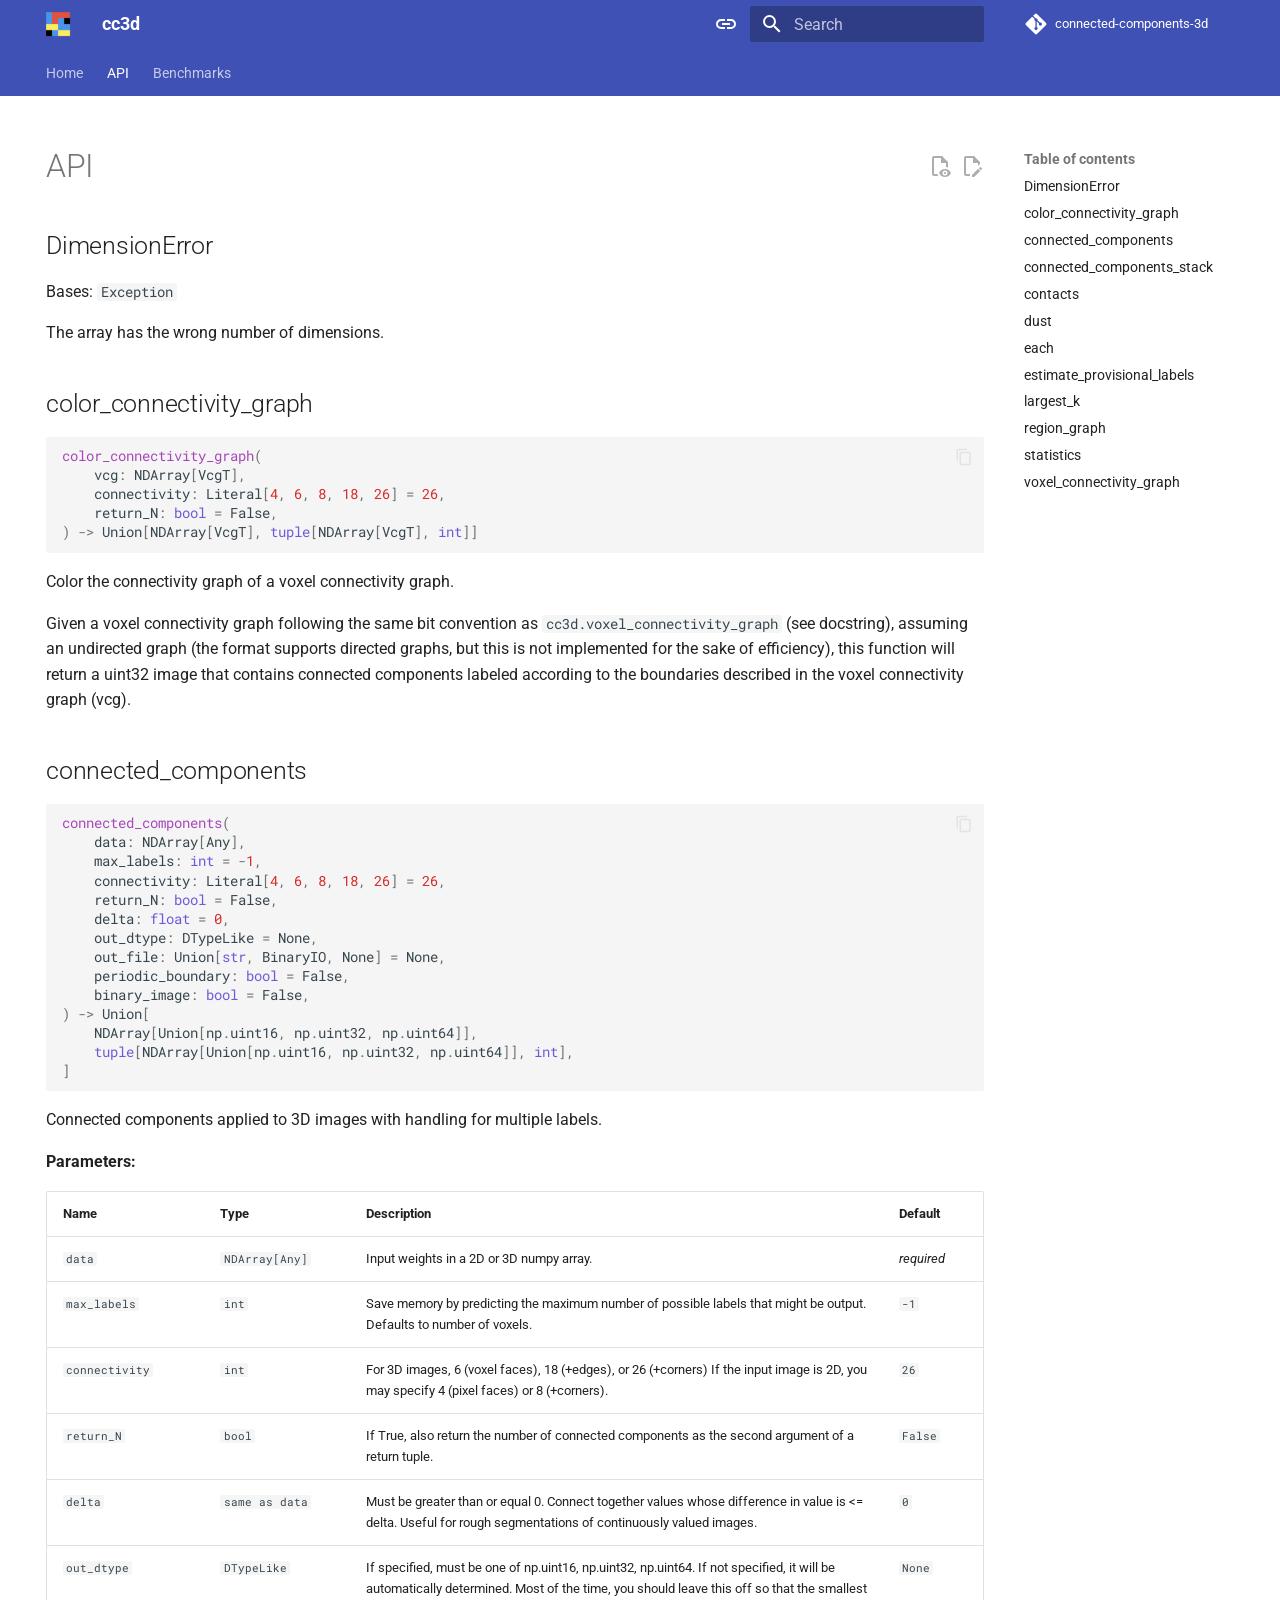
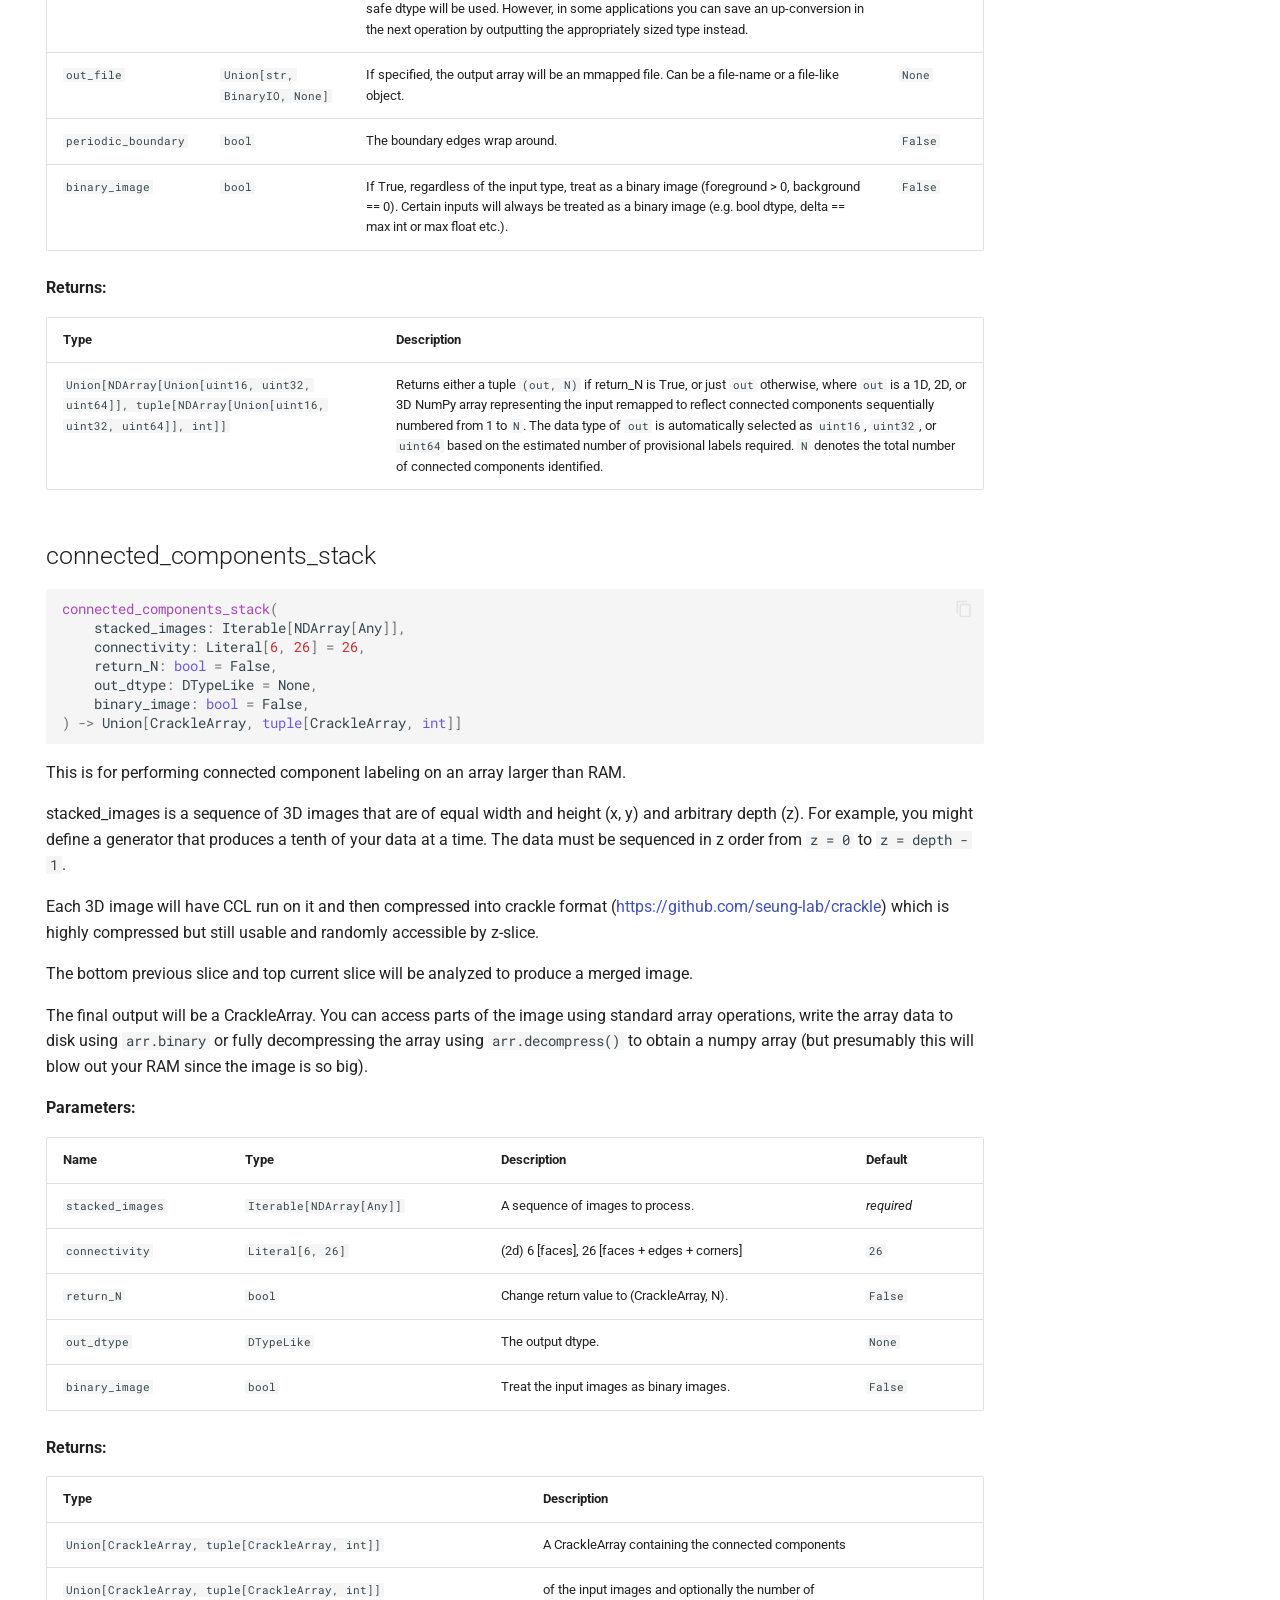
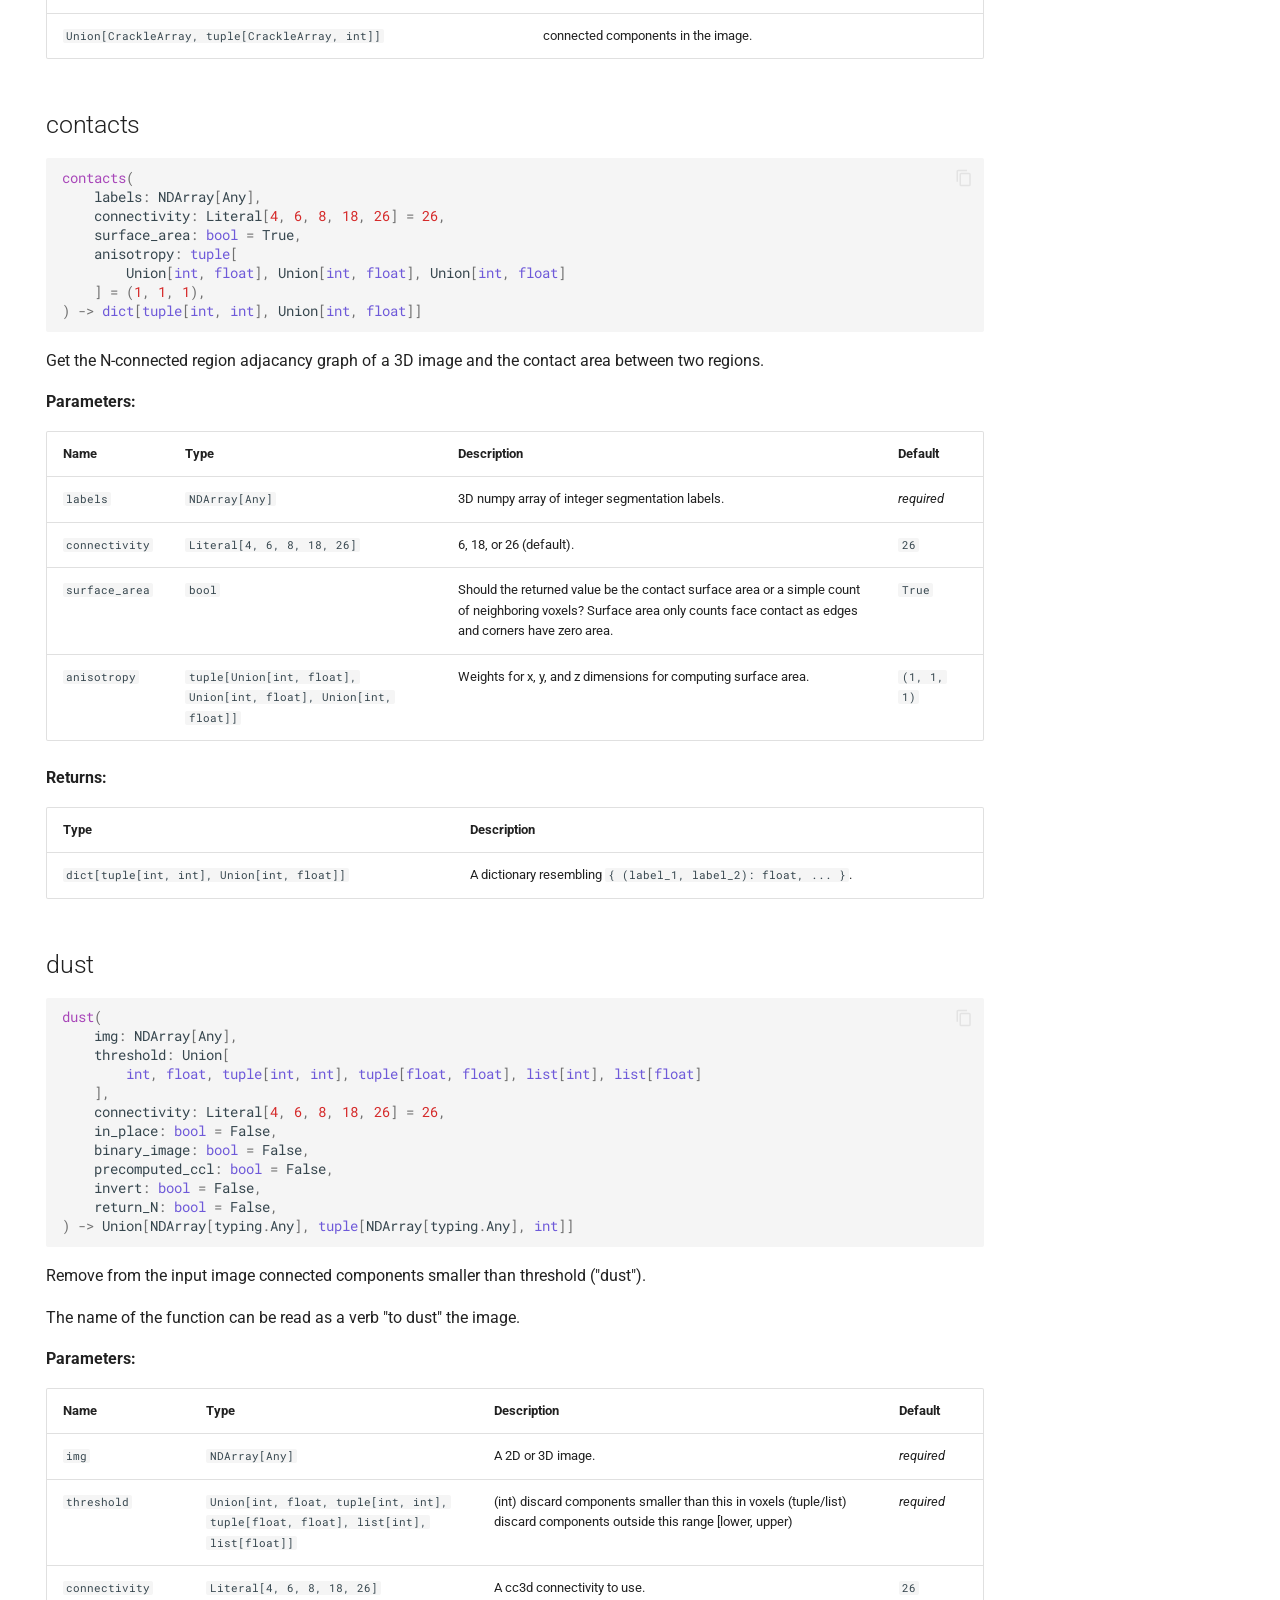
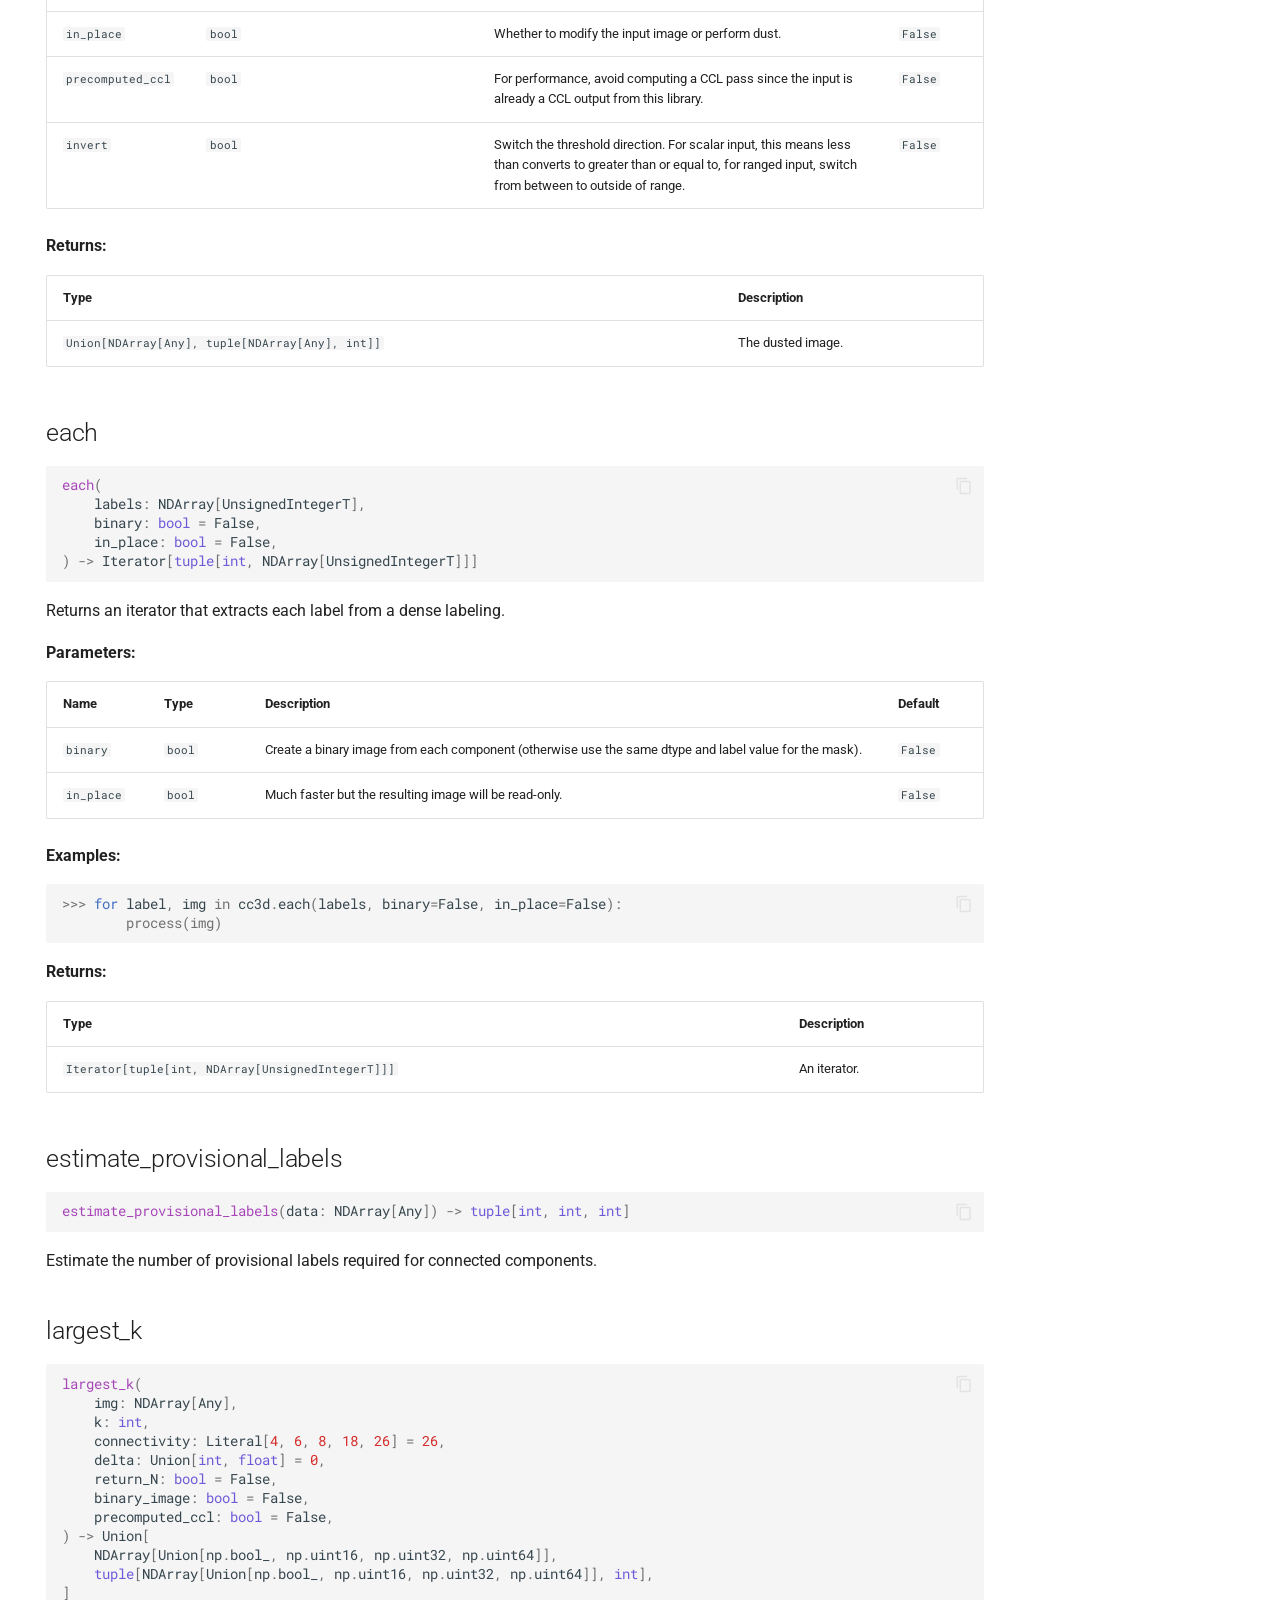
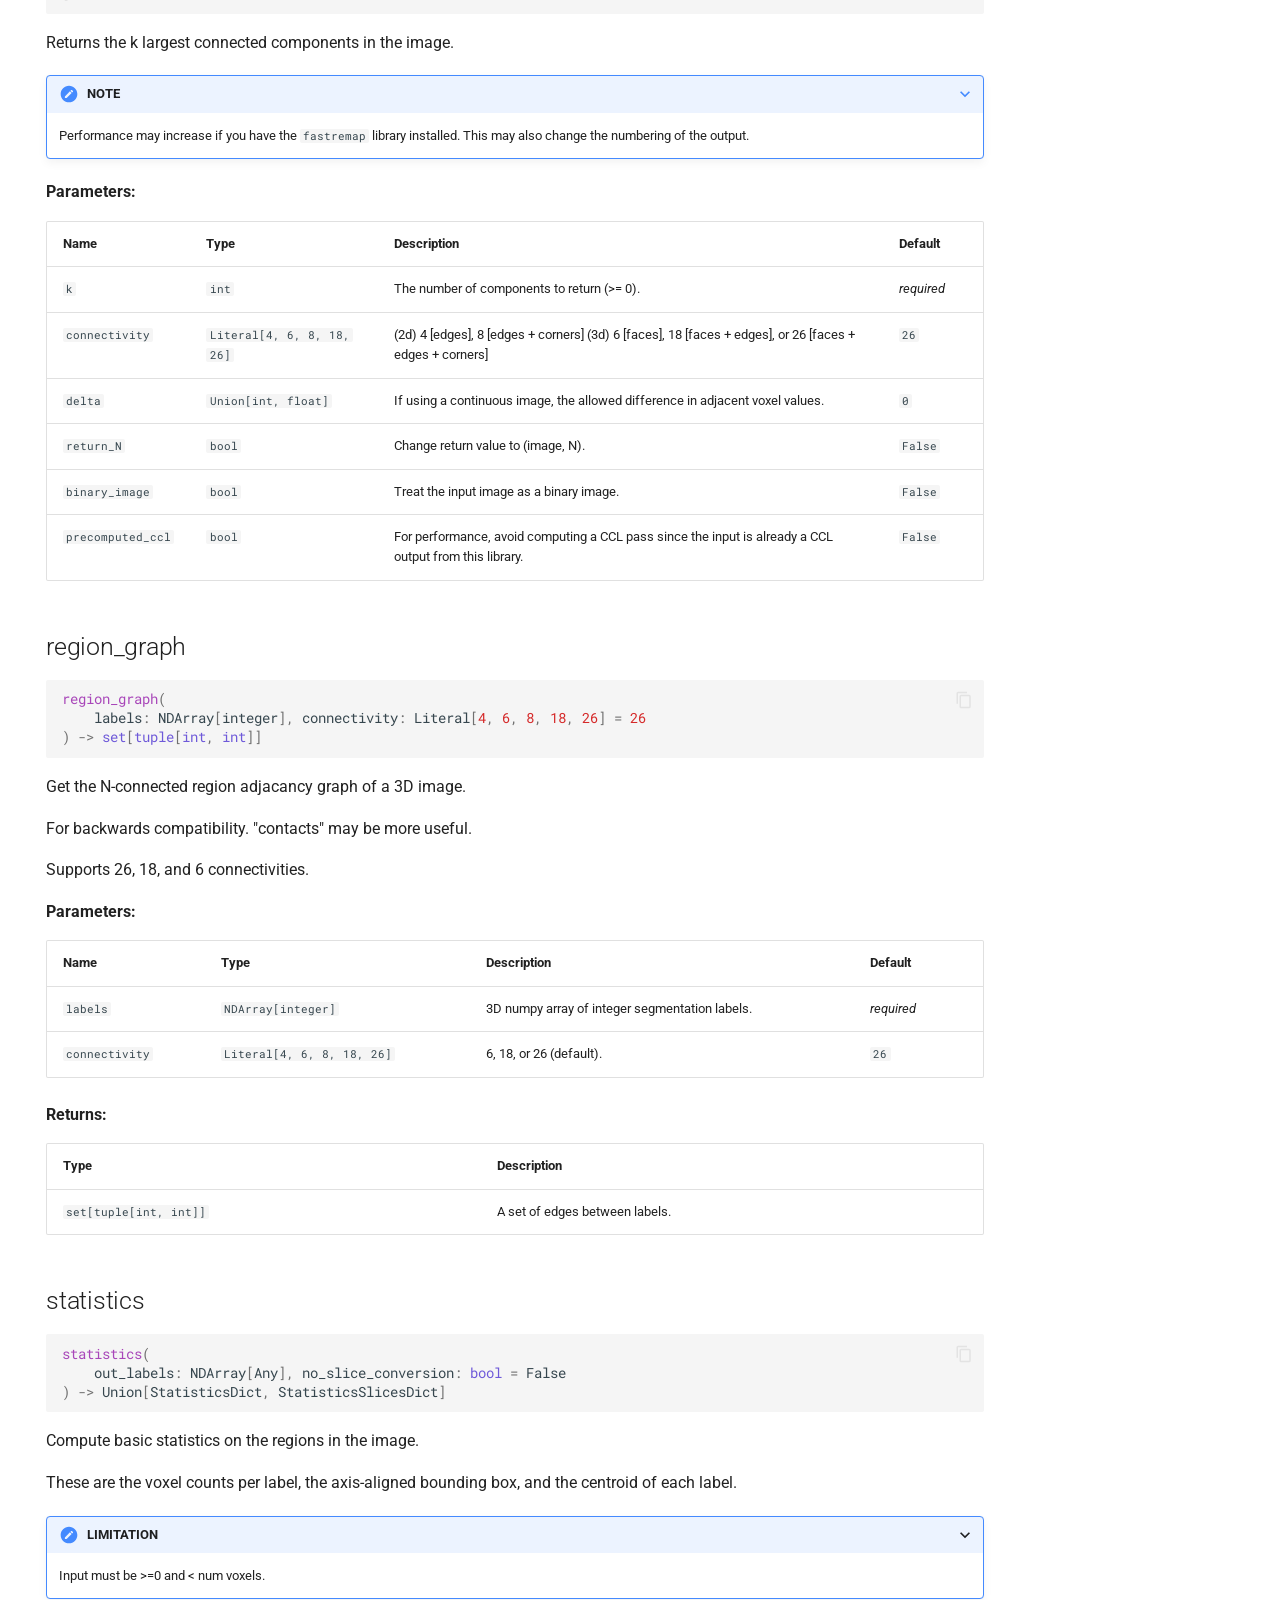
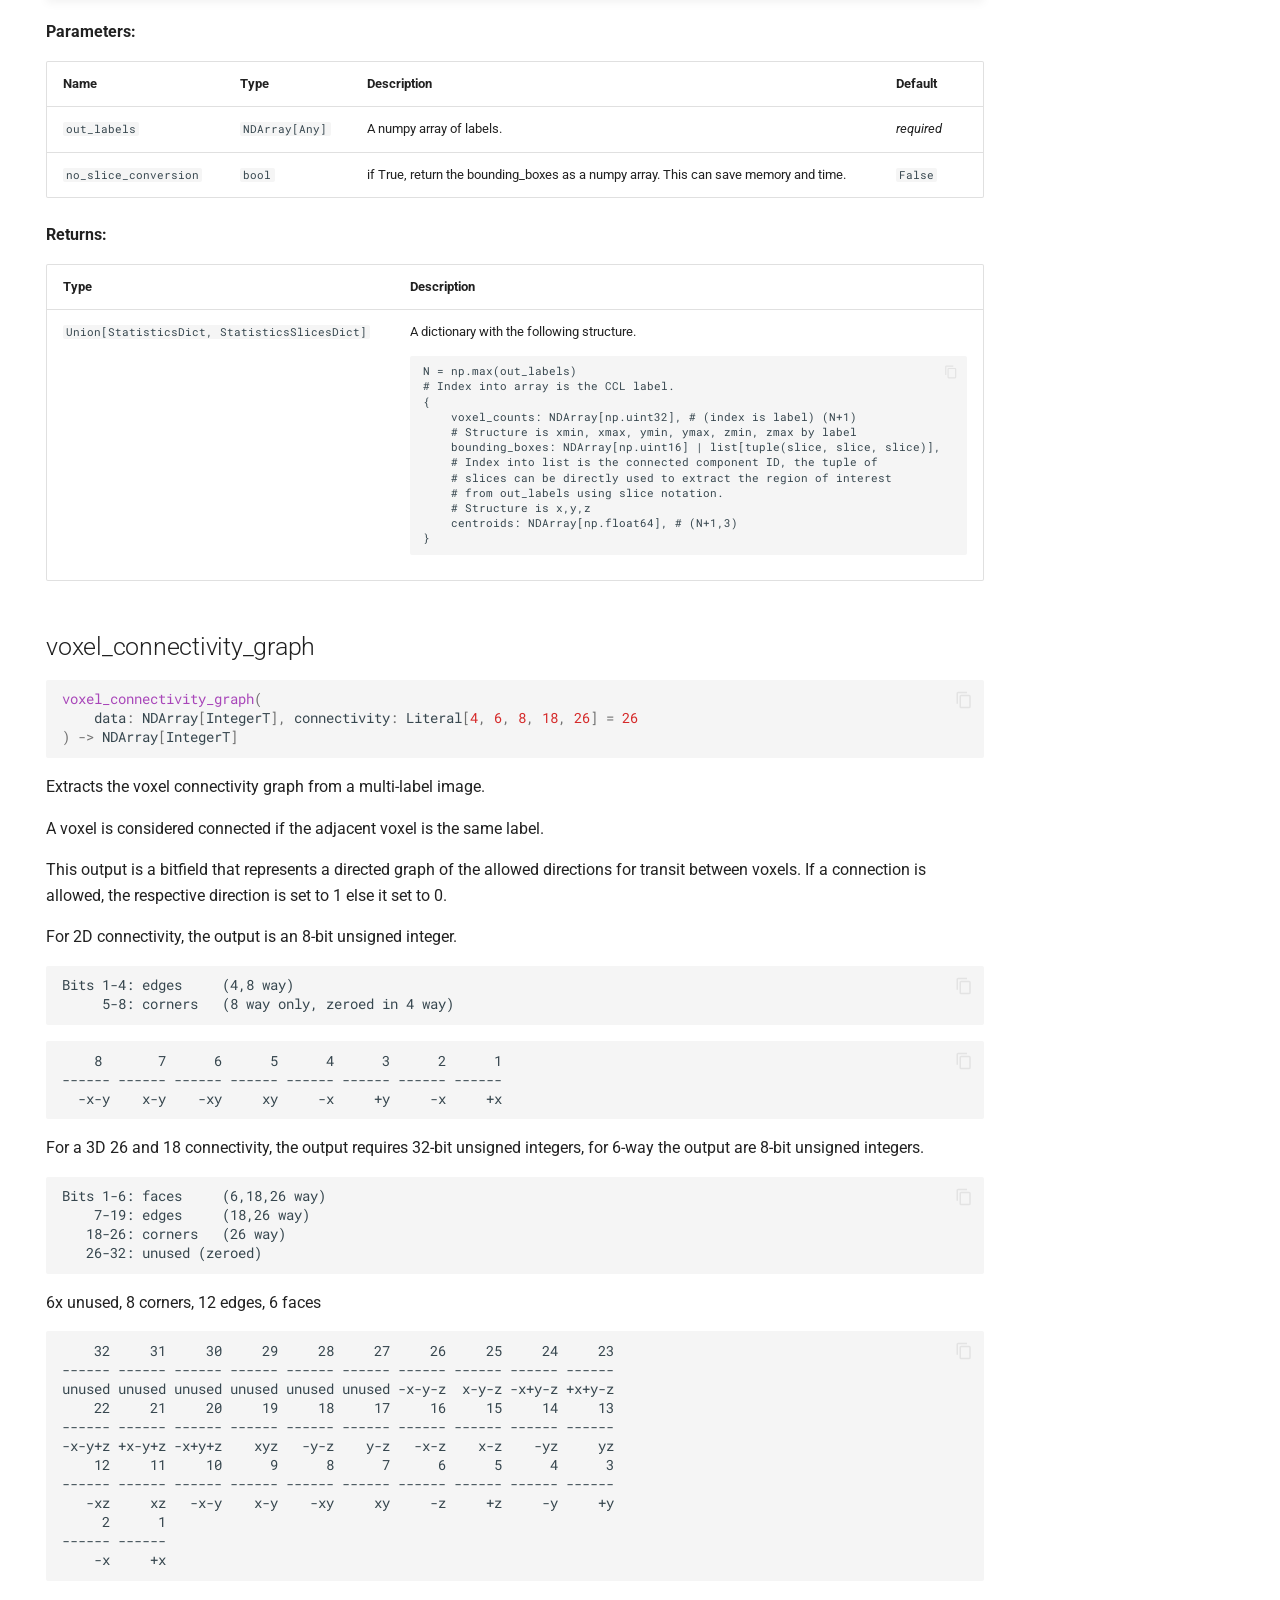
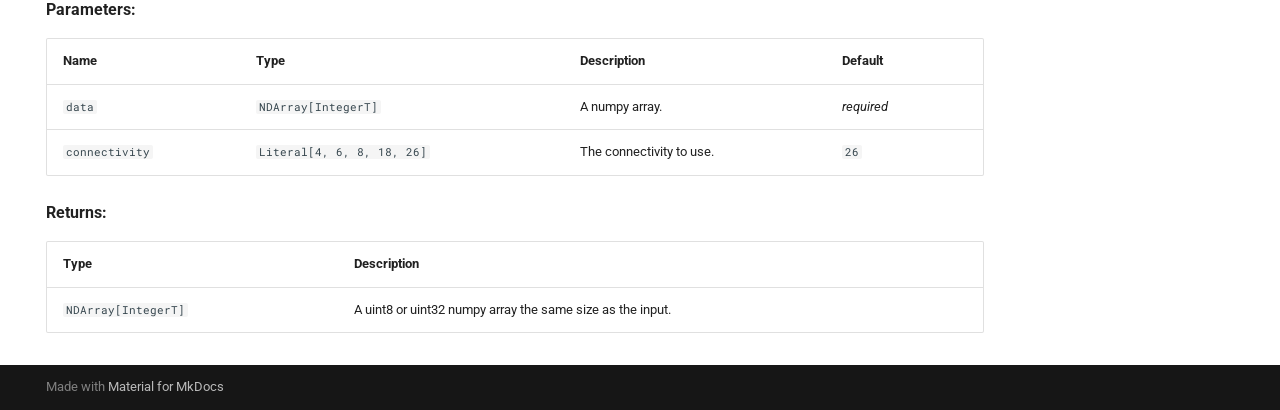
<file: docs/api/index.html>
<!doctype html>
<html lang="en" class="no-js">
  <head>
    
      <meta charset="utf-8">
      <meta name="viewport" content="width=device-width,initial-scale=1">
      
      
      
      
        <link rel="prev" href="../..">
      
      
        <link rel="next" href="../../benchmarks/">
      
      
      <link rel="icon" href="../images/logo.png">
      <meta name="generator" content="mkdocs-1.6.1, mkdocs-material-9.6.14">
    
    
      
        <title>API - cc3d</title>
      
    
    
      <link rel="stylesheet" href="../../assets/stylesheets/main.342714a4.min.css">
      
        
        <link rel="stylesheet" href="../../assets/stylesheets/palette.06af60db.min.css">
      
      


    
    
      
    
    
      
        
        
        <link rel="preconnect" href="https://fonts.gstatic.com" crossorigin>
        <link rel="stylesheet" href="https://fonts.googleapis.com/css?family=Roboto:300,300i,400,400i,700,700i%7CRoboto+Mono:400,400i,700,700i&display=fallback">
        <style>:root{--md-text-font:"Roboto";--md-code-font:"Roboto Mono"}</style>
      
    
    
      <link rel="stylesheet" href="../../assets/_mkdocstrings.css">
    
      <link rel="stylesheet" href="../docs.css">
    
    <script>__md_scope=new URL("../..",location),__md_hash=e=>[...e].reduce(((e,_)=>(e<<5)-e+_.charCodeAt(0)),0),__md_get=(e,_=localStorage,t=__md_scope)=>JSON.parse(_.getItem(t.pathname+"."+e)),__md_set=(e,_,t=localStorage,a=__md_scope)=>{try{t.setItem(a.pathname+"."+e,JSON.stringify(_))}catch(e){}}</script>
    
      

    
    
    
  </head>
  
  
    
    
      
    
    
    
    
    <body dir="ltr" data-md-color-scheme="default" data-md-color-primary="indigo" data-md-color-accent="indigo">
  
    
    <input class="md-toggle" data-md-toggle="drawer" type="checkbox" id="__drawer" autocomplete="off">
    <input class="md-toggle" data-md-toggle="search" type="checkbox" id="__search" autocomplete="off">
    <label class="md-overlay" for="__drawer"></label>
    <div data-md-component="skip">
      
        
        <a href="#api" class="md-skip">
          Skip to content
        </a>
      
    </div>
    <div data-md-component="announce">
      
    </div>
    
    
      

<header class="md-header" data-md-component="header">
  <nav class="md-header__inner md-grid" aria-label="Header">
    <a href="../.." title="cc3d" class="md-header__button md-logo" aria-label="cc3d" data-md-component="logo">
      
  <img src="../images/logo.png" alt="logo">

    </a>
    <label class="md-header__button md-icon" for="__drawer">
      
      <svg xmlns="http://www.w3.org/2000/svg" viewBox="0 0 24 24"><path d="M3 6h18v2H3zm0 5h18v2H3zm0 5h18v2H3z"/></svg>
    </label>
    <div class="md-header__title" data-md-component="header-title">
      <div class="md-header__ellipsis">
        <div class="md-header__topic">
          <span class="md-ellipsis">
            cc3d
          </span>
        </div>
        <div class="md-header__topic" data-md-component="header-topic">
          <span class="md-ellipsis">
            
              API
            
          </span>
        </div>
      </div>
    </div>
    
      
        <form class="md-header__option" data-md-component="palette">
  
    
    
    
    <input class="md-option" data-md-color-media="(prefers-color-scheme)" data-md-color-scheme="default" data-md-color-primary="indigo" data-md-color-accent="indigo"  aria-label="Switch to light mode"  type="radio" name="__palette" id="__palette_0">
    
      <label class="md-header__button md-icon" title="Switch to light mode" for="__palette_1" hidden>
        <svg xmlns="http://www.w3.org/2000/svg" viewBox="0 0 24 24"><path d="M3.9 12c0-1.71 1.39-3.1 3.1-3.1h4V7H7a5 5 0 0 0-5 5 5 5 0 0 0 5 5h4v-1.9H7c-1.71 0-3.1-1.39-3.1-3.1M8 13h8v-2H8zm9-6h-4v1.9h4c1.71 0 3.1 1.39 3.1 3.1s-1.39 3.1-3.1 3.1h-4V17h4a5 5 0 0 0 5-5 5 5 0 0 0-5-5"/></svg>
      </label>
    
  
    
    
    
    <input class="md-option" data-md-color-media="(prefers-color-scheme: light)" data-md-color-scheme="default" data-md-color-primary="indigo" data-md-color-accent="indigo"  aria-label="Switch to dark mode"  type="radio" name="__palette" id="__palette_1">
    
      <label class="md-header__button md-icon" title="Switch to dark mode" for="__palette_2" hidden>
        <svg xmlns="http://www.w3.org/2000/svg" viewBox="0 0 24 24"><path d="M12 8a4 4 0 0 0-4 4 4 4 0 0 0 4 4 4 4 0 0 0 4-4 4 4 0 0 0-4-4m0 10a6 6 0 0 1-6-6 6 6 0 0 1 6-6 6 6 0 0 1 6 6 6 6 0 0 1-6 6m8-9.31V4h-4.69L12 .69 8.69 4H4v4.69L.69 12 4 15.31V20h4.69L12 23.31 15.31 20H20v-4.69L23.31 12z"/></svg>
      </label>
    
  
    
    
    
    <input class="md-option" data-md-color-media="(prefers-color-scheme: dark)" data-md-color-scheme="slate" data-md-color-primary="indigo" data-md-color-accent="indigo"  aria-label="Switch to system preference"  type="radio" name="__palette" id="__palette_2">
    
      <label class="md-header__button md-icon" title="Switch to system preference" for="__palette_0" hidden>
        <svg xmlns="http://www.w3.org/2000/svg" viewBox="0 0 24 24"><path d="M12 18c-.89 0-1.74-.2-2.5-.55C11.56 16.5 13 14.42 13 12s-1.44-4.5-3.5-5.45C10.26 6.2 11.11 6 12 6a6 6 0 0 1 6 6 6 6 0 0 1-6 6m8-9.31V4h-4.69L12 .69 8.69 4H4v4.69L.69 12 4 15.31V20h4.69L12 23.31 15.31 20H20v-4.69L23.31 12z"/></svg>
      </label>
    
  
</form>
      
    
    
      <script>var palette=__md_get("__palette");if(palette&&palette.color){if("(prefers-color-scheme)"===palette.color.media){var media=matchMedia("(prefers-color-scheme: light)"),input=document.querySelector(media.matches?"[data-md-color-media='(prefers-color-scheme: light)']":"[data-md-color-media='(prefers-color-scheme: dark)']");palette.color.media=input.getAttribute("data-md-color-media"),palette.color.scheme=input.getAttribute("data-md-color-scheme"),palette.color.primary=input.getAttribute("data-md-color-primary"),palette.color.accent=input.getAttribute("data-md-color-accent")}for(var[key,value]of Object.entries(palette.color))document.body.setAttribute("data-md-color-"+key,value)}</script>
    
    
    
      
      
        <label class="md-header__button md-icon" for="__search">
          
          <svg xmlns="http://www.w3.org/2000/svg" viewBox="0 0 24 24"><path d="M9.5 3A6.5 6.5 0 0 1 16 9.5c0 1.61-.59 3.09-1.56 4.23l.27.27h.79l5 5-1.5 1.5-5-5v-.79l-.27-.27A6.52 6.52 0 0 1 9.5 16 6.5 6.5 0 0 1 3 9.5 6.5 6.5 0 0 1 9.5 3m0 2C7 5 5 7 5 9.5S7 14 9.5 14 14 12 14 9.5 12 5 9.5 5"/></svg>
        </label>
        <div class="md-search" data-md-component="search" role="dialog">
  <label class="md-search__overlay" for="__search"></label>
  <div class="md-search__inner" role="search">
    <form class="md-search__form" name="search">
      <input type="text" class="md-search__input" name="query" aria-label="Search" placeholder="Search" autocapitalize="off" autocorrect="off" autocomplete="off" spellcheck="false" data-md-component="search-query" required>
      <label class="md-search__icon md-icon" for="__search">
        
        <svg xmlns="http://www.w3.org/2000/svg" viewBox="0 0 24 24"><path d="M9.5 3A6.5 6.5 0 0 1 16 9.5c0 1.61-.59 3.09-1.56 4.23l.27.27h.79l5 5-1.5 1.5-5-5v-.79l-.27-.27A6.52 6.52 0 0 1 9.5 16 6.5 6.5 0 0 1 3 9.5 6.5 6.5 0 0 1 9.5 3m0 2C7 5 5 7 5 9.5S7 14 9.5 14 14 12 14 9.5 12 5 9.5 5"/></svg>
        
        <svg xmlns="http://www.w3.org/2000/svg" viewBox="0 0 24 24"><path d="M20 11v2H8l5.5 5.5-1.42 1.42L4.16 12l7.92-7.92L13.5 5.5 8 11z"/></svg>
      </label>
      <nav class="md-search__options" aria-label="Search">
        
        <button type="reset" class="md-search__icon md-icon" title="Clear" aria-label="Clear" tabindex="-1">
          
          <svg xmlns="http://www.w3.org/2000/svg" viewBox="0 0 24 24"><path d="M19 6.41 17.59 5 12 10.59 6.41 5 5 6.41 10.59 12 5 17.59 6.41 19 12 13.41 17.59 19 19 17.59 13.41 12z"/></svg>
        </button>
      </nav>
      
    </form>
    <div class="md-search__output">
      <div class="md-search__scrollwrap" tabindex="0" data-md-scrollfix>
        <div class="md-search-result" data-md-component="search-result">
          <div class="md-search-result__meta">
            Initializing search
          </div>
          <ol class="md-search-result__list" role="presentation"></ol>
        </div>
      </div>
    </div>
  </div>
</div>
      
    
    
      <div class="md-header__source">
        <a href="https://github.com/seung-lab/connected-components-3d" title="Go to repository" class="md-source" data-md-component="source">
  <div class="md-source__icon md-icon">
    
    <svg xmlns="http://www.w3.org/2000/svg" viewBox="0 0 448 512"><!--! Font Awesome Free 6.7.2 by @fontawesome - https://fontawesome.com License - https://fontawesome.com/license/free (Icons: CC BY 4.0, Fonts: SIL OFL 1.1, Code: MIT License) Copyright 2024 Fonticons, Inc.--><path d="M439.55 236.05 244 40.45a28.87 28.87 0 0 0-40.81 0l-40.66 40.63 51.52 51.52c27.06-9.14 52.68 16.77 43.39 43.68l49.66 49.66c34.23-11.8 61.18 31 35.47 56.69-26.49 26.49-70.21-2.87-56-37.34L240.22 199v121.85c25.3 12.54 22.26 41.85 9.08 55a34.34 34.34 0 0 1-48.55 0c-17.57-17.6-11.07-46.91 11.25-56v-123c-20.8-8.51-24.6-30.74-18.64-45L142.57 101 8.45 235.14a28.86 28.86 0 0 0 0 40.81l195.61 195.6a28.86 28.86 0 0 0 40.8 0l194.69-194.69a28.86 28.86 0 0 0 0-40.81"/></svg>
  </div>
  <div class="md-source__repository">
    connected-components-3d
  </div>
</a>
      </div>
    
  </nav>
  
</header>
    
    <div class="md-container" data-md-component="container">
      
      
        
          
            
<nav class="md-tabs" aria-label="Tabs" data-md-component="tabs">
  <div class="md-grid">
    <ul class="md-tabs__list">
      
        
  
  
  
  
    <li class="md-tabs__item">
      <a href="../.." class="md-tabs__link">
        
  
  
    
  
  Home

      </a>
    </li>
  

      
        
  
  
  
    
  
  
    <li class="md-tabs__item md-tabs__item--active">
      <a href="./" class="md-tabs__link">
        
  
  
    
  
  API

      </a>
    </li>
  

      
        
  
  
  
  
    <li class="md-tabs__item">
      <a href="../../benchmarks/" class="md-tabs__link">
        
  
  
    
  
  Benchmarks

      </a>
    </li>
  

      
    </ul>
  </div>
</nav>
          
        
      
      <main class="md-main" data-md-component="main">
        <div class="md-main__inner md-grid">
          
            
              
                
              
              <div class="md-sidebar md-sidebar--primary" data-md-component="sidebar" data-md-type="navigation" hidden>
                <div class="md-sidebar__scrollwrap">
                  <div class="md-sidebar__inner">
                    


  


<nav class="md-nav md-nav--primary md-nav--lifted" aria-label="Navigation" data-md-level="0">
  <label class="md-nav__title" for="__drawer">
    <a href="../.." title="cc3d" class="md-nav__button md-logo" aria-label="cc3d" data-md-component="logo">
      
  <img src="../images/logo.png" alt="logo">

    </a>
    cc3d
  </label>
  
    <div class="md-nav__source">
      <a href="https://github.com/seung-lab/connected-components-3d" title="Go to repository" class="md-source" data-md-component="source">
  <div class="md-source__icon md-icon">
    
    <svg xmlns="http://www.w3.org/2000/svg" viewBox="0 0 448 512"><!--! Font Awesome Free 6.7.2 by @fontawesome - https://fontawesome.com License - https://fontawesome.com/license/free (Icons: CC BY 4.0, Fonts: SIL OFL 1.1, Code: MIT License) Copyright 2024 Fonticons, Inc.--><path d="M439.55 236.05 244 40.45a28.87 28.87 0 0 0-40.81 0l-40.66 40.63 51.52 51.52c27.06-9.14 52.68 16.77 43.39 43.68l49.66 49.66c34.23-11.8 61.18 31 35.47 56.69-26.49 26.49-70.21-2.87-56-37.34L240.22 199v121.85c25.3 12.54 22.26 41.85 9.08 55a34.34 34.34 0 0 1-48.55 0c-17.57-17.6-11.07-46.91 11.25-56v-123c-20.8-8.51-24.6-30.74-18.64-45L142.57 101 8.45 235.14a28.86 28.86 0 0 0 0 40.81l195.61 195.6a28.86 28.86 0 0 0 40.8 0l194.69-194.69a28.86 28.86 0 0 0 0-40.81"/></svg>
  </div>
  <div class="md-source__repository">
    connected-components-3d
  </div>
</a>
    </div>
  
  <ul class="md-nav__list" data-md-scrollfix>
    
      
      
  
  
  
  
    <li class="md-nav__item">
      <a href="../.." class="md-nav__link">
        
  
  
  <span class="md-ellipsis">
    Home
    
  </span>
  

      </a>
    </li>
  

    
      
      
  
  
    
  
  
  
    <li class="md-nav__item md-nav__item--active">
      
      <input class="md-nav__toggle md-toggle" type="checkbox" id="__toc">
      
      
        
      
      
        <label class="md-nav__link md-nav__link--active" for="__toc">
          
  
  
  <span class="md-ellipsis">
    API
    
  </span>
  

          <span class="md-nav__icon md-icon"></span>
        </label>
      
      <a href="./" class="md-nav__link md-nav__link--active">
        
  
  
  <span class="md-ellipsis">
    API
    
  </span>
  

      </a>
      
        

<nav class="md-nav md-nav--secondary" aria-label="Table of contents">
  
  
  
    
  
  
    <label class="md-nav__title" for="__toc">
      <span class="md-nav__icon md-icon"></span>
      Table of contents
    </label>
    <ul class="md-nav__list" data-md-component="toc" data-md-scrollfix>
      
        <li class="md-nav__item">
  <a href="#cc3d.DimensionError" class="md-nav__link">
    <span class="md-ellipsis">
      DimensionError
    </span>
  </a>
  
</li>
      
        <li class="md-nav__item">
  <a href="#cc3d.color_connectivity_graph" class="md-nav__link">
    <span class="md-ellipsis">
      color_connectivity_graph
    </span>
  </a>
  
</li>
      
        <li class="md-nav__item">
  <a href="#cc3d.connected_components" class="md-nav__link">
    <span class="md-ellipsis">
      connected_components
    </span>
  </a>
  
</li>
      
        <li class="md-nav__item">
  <a href="#cc3d.connected_components_stack" class="md-nav__link">
    <span class="md-ellipsis">
      connected_components_stack
    </span>
  </a>
  
</li>
      
        <li class="md-nav__item">
  <a href="#cc3d.contacts" class="md-nav__link">
    <span class="md-ellipsis">
      contacts
    </span>
  </a>
  
</li>
      
        <li class="md-nav__item">
  <a href="#cc3d.dust" class="md-nav__link">
    <span class="md-ellipsis">
      dust
    </span>
  </a>
  
</li>
      
        <li class="md-nav__item">
  <a href="#cc3d.each" class="md-nav__link">
    <span class="md-ellipsis">
      each
    </span>
  </a>
  
</li>
      
        <li class="md-nav__item">
  <a href="#cc3d.estimate_provisional_labels" class="md-nav__link">
    <span class="md-ellipsis">
      estimate_provisional_labels
    </span>
  </a>
  
</li>
      
        <li class="md-nav__item">
  <a href="#cc3d.largest_k" class="md-nav__link">
    <span class="md-ellipsis">
      largest_k
    </span>
  </a>
  
</li>
      
        <li class="md-nav__item">
  <a href="#cc3d.region_graph" class="md-nav__link">
    <span class="md-ellipsis">
      region_graph
    </span>
  </a>
  
</li>
      
        <li class="md-nav__item">
  <a href="#cc3d.statistics" class="md-nav__link">
    <span class="md-ellipsis">
      statistics
    </span>
  </a>
  
</li>
      
        <li class="md-nav__item">
  <a href="#cc3d.voxel_connectivity_graph" class="md-nav__link">
    <span class="md-ellipsis">
      voxel_connectivity_graph
    </span>
  </a>
  
</li>
      
    </ul>
  
</nav>
      
    </li>
  

    
      
      
  
  
  
  
    <li class="md-nav__item">
      <a href="../../benchmarks/" class="md-nav__link">
        
  
  
  <span class="md-ellipsis">
    Benchmarks
    
  </span>
  

      </a>
    </li>
  

    
  </ul>
</nav>
                  </div>
                </div>
              </div>
            
            
              
                
              
              <div class="md-sidebar md-sidebar--secondary" data-md-component="sidebar" data-md-type="toc" >
                <div class="md-sidebar__scrollwrap">
                  <div class="md-sidebar__inner">
                    

<nav class="md-nav md-nav--secondary" aria-label="Table of contents">
  
  
  
    
  
  
    <label class="md-nav__title" for="__toc">
      <span class="md-nav__icon md-icon"></span>
      Table of contents
    </label>
    <ul class="md-nav__list" data-md-component="toc" data-md-scrollfix>
      
        <li class="md-nav__item">
  <a href="#cc3d.DimensionError" class="md-nav__link">
    <span class="md-ellipsis">
      DimensionError
    </span>
  </a>
  
</li>
      
        <li class="md-nav__item">
  <a href="#cc3d.color_connectivity_graph" class="md-nav__link">
    <span class="md-ellipsis">
      color_connectivity_graph
    </span>
  </a>
  
</li>
      
        <li class="md-nav__item">
  <a href="#cc3d.connected_components" class="md-nav__link">
    <span class="md-ellipsis">
      connected_components
    </span>
  </a>
  
</li>
      
        <li class="md-nav__item">
  <a href="#cc3d.connected_components_stack" class="md-nav__link">
    <span class="md-ellipsis">
      connected_components_stack
    </span>
  </a>
  
</li>
      
        <li class="md-nav__item">
  <a href="#cc3d.contacts" class="md-nav__link">
    <span class="md-ellipsis">
      contacts
    </span>
  </a>
  
</li>
      
        <li class="md-nav__item">
  <a href="#cc3d.dust" class="md-nav__link">
    <span class="md-ellipsis">
      dust
    </span>
  </a>
  
</li>
      
        <li class="md-nav__item">
  <a href="#cc3d.each" class="md-nav__link">
    <span class="md-ellipsis">
      each
    </span>
  </a>
  
</li>
      
        <li class="md-nav__item">
  <a href="#cc3d.estimate_provisional_labels" class="md-nav__link">
    <span class="md-ellipsis">
      estimate_provisional_labels
    </span>
  </a>
  
</li>
      
        <li class="md-nav__item">
  <a href="#cc3d.largest_k" class="md-nav__link">
    <span class="md-ellipsis">
      largest_k
    </span>
  </a>
  
</li>
      
        <li class="md-nav__item">
  <a href="#cc3d.region_graph" class="md-nav__link">
    <span class="md-ellipsis">
      region_graph
    </span>
  </a>
  
</li>
      
        <li class="md-nav__item">
  <a href="#cc3d.statistics" class="md-nav__link">
    <span class="md-ellipsis">
      statistics
    </span>
  </a>
  
</li>
      
        <li class="md-nav__item">
  <a href="#cc3d.voxel_connectivity_graph" class="md-nav__link">
    <span class="md-ellipsis">
      voxel_connectivity_graph
    </span>
  </a>
  
</li>
      
    </ul>
  
</nav>
                  </div>
                </div>
              </div>
            
          
          
            <div class="md-content" data-md-component="content">
              <article class="md-content__inner md-typeset">
                
                  
  



  
    <a href="https://github.com/seung-lab/connected-components-3d/edit/master/docs/docs/api.md" title="Edit this page" class="md-content__button md-icon">
      
      <svg xmlns="http://www.w3.org/2000/svg" viewBox="0 0 24 24"><path d="M10 20H6V4h7v5h5v3.1l2-2V8l-6-6H6c-1.1 0-2 .9-2 2v16c0 1.1.9 2 2 2h4zm10.2-7c.1 0 .3.1.4.2l1.3 1.3c.2.2.2.6 0 .8l-1 1-2.1-2.1 1-1c.1-.1.2-.2.4-.2m0 3.9L14.1 23H12v-2.1l6.1-6.1z"/></svg>
    </a>
  
  
    
      
    
    <a href="https://github.com/seung-lab/connected-components-3d/raw/master/docs/docs/api.md" title="View source of this page" class="md-content__button md-icon">
      
      <svg xmlns="http://www.w3.org/2000/svg" viewBox="0 0 24 24"><path d="M17 18c.56 0 1 .44 1 1s-.44 1-1 1-1-.44-1-1 .44-1 1-1m0-3c-2.73 0-5.06 1.66-6 4 .94 2.34 3.27 4 6 4s5.06-1.66 6-4c-.94-2.34-3.27-4-6-4m0 6.5a2.5 2.5 0 0 1-2.5-2.5 2.5 2.5 0 0 1 2.5-2.5 2.5 2.5 0 0 1 2.5 2.5 2.5 2.5 0 0 1-2.5 2.5M9.27 20H6V4h7v5h5v4.07c.7.08 1.36.25 2 .49V8l-6-6H6a2 2 0 0 0-2 2v16a2 2 0 0 0 2 2h4.5a8.2 8.2 0 0 1-1.23-2"/></svg>
    </a>
  


<h1 id="api">API</h1>


<div class="doc doc-object doc-module">




    <div class="doc doc-contents first">









  <div class="doc doc-children">








<div class="doc doc-object doc-class">



<h2 id="cc3d.DimensionError" class="doc doc-heading">
            <span class="doc doc-object-name doc-class-name">DimensionError</span>


</h2>


    <div class="doc doc-contents ">
            <p class="doc doc-class-bases">
              Bases: <code><span title="Exception">Exception</span></code></p>


        <p>The array has the wrong number of dimensions.</p>








    </div>

</div>


<div class="doc doc-object doc-function">


<h2 id="cc3d.color_connectivity_graph" class="doc doc-heading">
            <span class="doc doc-object-name doc-function-name">color_connectivity_graph</span>


</h2>
<div class="language-python doc-signature highlight"><pre><span></span><code><span id="__span-0-1"><a id="__codelineno-0-1" name="__codelineno-0-1" href="#__codelineno-0-1"></a><span class="nf">color_connectivity_graph</span><span class="p">(</span>
</span><span id="__span-0-2"><a id="__codelineno-0-2" name="__codelineno-0-2" href="#__codelineno-0-2"></a>    <span class="n">vcg</span><span class="p">:</span> <span class="n">NDArray</span><span class="p">[</span><span class="n">VcgT</span><span class="p">],</span>
</span><span id="__span-0-3"><a id="__codelineno-0-3" name="__codelineno-0-3" href="#__codelineno-0-3"></a>    <span class="n">connectivity</span><span class="p">:</span> <span class="n">Literal</span><span class="p">[</span><span class="mi">4</span><span class="p">,</span> <span class="mi">6</span><span class="p">,</span> <span class="mi">8</span><span class="p">,</span> <span class="mi">18</span><span class="p">,</span> <span class="mi">26</span><span class="p">]</span> <span class="o">=</span> <span class="mi">26</span><span class="p">,</span>
</span><span id="__span-0-4"><a id="__codelineno-0-4" name="__codelineno-0-4" href="#__codelineno-0-4"></a>    <span class="n">return_N</span><span class="p">:</span> <span class="nb">bool</span> <span class="o">=</span> <span class="kc">False</span><span class="p">,</span>
</span><span id="__span-0-5"><a id="__codelineno-0-5" name="__codelineno-0-5" href="#__codelineno-0-5"></a><span class="p">)</span> <span class="o">-&gt;</span> <span class="n">Union</span><span class="p">[</span><span class="n">NDArray</span><span class="p">[</span><span class="n">VcgT</span><span class="p">],</span> <span class="nb">tuple</span><span class="p">[</span><span class="n">NDArray</span><span class="p">[</span><span class="n">VcgT</span><span class="p">],</span> <span class="nb">int</span><span class="p">]]</span>
</span></code></pre></div>

    <div class="doc doc-contents ">

        <p>Color the connectivity graph of a voxel connectivity graph.</p>
<p>Given a voxel connectivity graph following the same bit convention as
<code>cc3d.voxel_connectivity_graph</code> (see docstring), assuming an undirected
graph (the format supports directed graphs, but this is not implemented
for the sake of efficiency), this function will return a uint32 image
that contains connected components labeled according to the boundaries
described in the voxel connectivity graph (vcg).</p>


    </div>

</div>

<div class="doc doc-object doc-function">


<h2 id="cc3d.connected_components" class="doc doc-heading">
            <span class="doc doc-object-name doc-function-name">connected_components</span>


</h2>
<div class="language-python doc-signature highlight"><pre><span></span><code><span id="__span-0-1"><a id="__codelineno-0-1" name="__codelineno-0-1" href="#__codelineno-0-1"></a><span class="nf">connected_components</span><span class="p">(</span>
</span><span id="__span-0-2"><a id="__codelineno-0-2" name="__codelineno-0-2" href="#__codelineno-0-2"></a>    <span class="n">data</span><span class="p">:</span> <span class="n">NDArray</span><span class="p">[</span><span class="n">Any</span><span class="p">],</span>
</span><span id="__span-0-3"><a id="__codelineno-0-3" name="__codelineno-0-3" href="#__codelineno-0-3"></a>    <span class="n">max_labels</span><span class="p">:</span> <span class="nb">int</span> <span class="o">=</span> <span class="o">-</span><span class="mi">1</span><span class="p">,</span>
</span><span id="__span-0-4"><a id="__codelineno-0-4" name="__codelineno-0-4" href="#__codelineno-0-4"></a>    <span class="n">connectivity</span><span class="p">:</span> <span class="n">Literal</span><span class="p">[</span><span class="mi">4</span><span class="p">,</span> <span class="mi">6</span><span class="p">,</span> <span class="mi">8</span><span class="p">,</span> <span class="mi">18</span><span class="p">,</span> <span class="mi">26</span><span class="p">]</span> <span class="o">=</span> <span class="mi">26</span><span class="p">,</span>
</span><span id="__span-0-5"><a id="__codelineno-0-5" name="__codelineno-0-5" href="#__codelineno-0-5"></a>    <span class="n">return_N</span><span class="p">:</span> <span class="nb">bool</span> <span class="o">=</span> <span class="kc">False</span><span class="p">,</span>
</span><span id="__span-0-6"><a id="__codelineno-0-6" name="__codelineno-0-6" href="#__codelineno-0-6"></a>    <span class="n">delta</span><span class="p">:</span> <span class="nb">float</span> <span class="o">=</span> <span class="mi">0</span><span class="p">,</span>
</span><span id="__span-0-7"><a id="__codelineno-0-7" name="__codelineno-0-7" href="#__codelineno-0-7"></a>    <span class="n">out_dtype</span><span class="p">:</span> <span class="n">DTypeLike</span> <span class="o">=</span> <span class="kc">None</span><span class="p">,</span>
</span><span id="__span-0-8"><a id="__codelineno-0-8" name="__codelineno-0-8" href="#__codelineno-0-8"></a>    <span class="n">out_file</span><span class="p">:</span> <span class="n">Union</span><span class="p">[</span><span class="nb">str</span><span class="p">,</span> <span class="n">BinaryIO</span><span class="p">,</span> <span class="kc">None</span><span class="p">]</span> <span class="o">=</span> <span class="kc">None</span><span class="p">,</span>
</span><span id="__span-0-9"><a id="__codelineno-0-9" name="__codelineno-0-9" href="#__codelineno-0-9"></a>    <span class="n">periodic_boundary</span><span class="p">:</span> <span class="nb">bool</span> <span class="o">=</span> <span class="kc">False</span><span class="p">,</span>
</span><span id="__span-0-10"><a id="__codelineno-0-10" name="__codelineno-0-10" href="#__codelineno-0-10"></a>    <span class="n">binary_image</span><span class="p">:</span> <span class="nb">bool</span> <span class="o">=</span> <span class="kc">False</span><span class="p">,</span>
</span><span id="__span-0-11"><a id="__codelineno-0-11" name="__codelineno-0-11" href="#__codelineno-0-11"></a><span class="p">)</span> <span class="o">-&gt;</span> <span class="n">Union</span><span class="p">[</span>
</span><span id="__span-0-12"><a id="__codelineno-0-12" name="__codelineno-0-12" href="#__codelineno-0-12"></a>    <span class="n">NDArray</span><span class="p">[</span><span class="n">Union</span><span class="p">[</span><span class="n">np</span><span class="o">.</span><span class="n">uint16</span><span class="p">,</span> <span class="n">np</span><span class="o">.</span><span class="n">uint32</span><span class="p">,</span> <span class="n">np</span><span class="o">.</span><span class="n">uint64</span><span class="p">]],</span>
</span><span id="__span-0-13"><a id="__codelineno-0-13" name="__codelineno-0-13" href="#__codelineno-0-13"></a>    <span class="nb">tuple</span><span class="p">[</span><span class="n">NDArray</span><span class="p">[</span><span class="n">Union</span><span class="p">[</span><span class="n">np</span><span class="o">.</span><span class="n">uint16</span><span class="p">,</span> <span class="n">np</span><span class="o">.</span><span class="n">uint32</span><span class="p">,</span> <span class="n">np</span><span class="o">.</span><span class="n">uint64</span><span class="p">]],</span> <span class="nb">int</span><span class="p">],</span>
</span><span id="__span-0-14"><a id="__codelineno-0-14" name="__codelineno-0-14" href="#__codelineno-0-14"></a><span class="p">]</span>
</span></code></pre></div>

    <div class="doc doc-contents ">

        <p>Connected components applied to 3D images with handling for multiple labels.</p>


<p><span class="doc-section-title">Parameters:</span></p>
    <table>
      <thead>
        <tr>
          <th>Name</th>
          <th>Type</th>
          <th>Description</th>
          <th>Default</th>
        </tr>
      </thead>
      <tbody>
          <tr class="doc-section-item">
            <td>
                <code>data</code>
            </td>
            <td>
                  <code><span title="numpy.typing.NDArray">NDArray</span>[<span title="typing.Any">Any</span>]</code>
            </td>
            <td>
              <div class="doc-md-description">
                <p>Input weights in a 2D or 3D numpy array.</p>
              </div>
            </td>
            <td>
                <em>required</em>
            </td>
          </tr>
          <tr class="doc-section-item">
            <td>
                <code>max_labels</code>
            </td>
            <td>
                  <code><span title="int">int</span></code>
            </td>
            <td>
              <div class="doc-md-description">
                <p>Save memory by predicting the maximum
number of possible labels that might be output.
Defaults to number of voxels.</p>
              </div>
            </td>
            <td>
                  <code>-1</code>
            </td>
          </tr>
          <tr class="doc-section-item">
            <td>
                <code>connectivity</code>
            </td>
            <td>
                  <code><span title="int">int</span></code>
            </td>
            <td>
              <div class="doc-md-description">
                <p>For 3D images, 6 (voxel faces), 18 (+edges), or 26 (+corners)
If the input image is 2D, you may specify 4 (pixel faces) or
8 (+corners).</p>
              </div>
            </td>
            <td>
                  <code>26</code>
            </td>
          </tr>
          <tr class="doc-section-item">
            <td>
                <code>return_N</code>
            </td>
            <td>
                  <code><span title="bool">bool</span></code>
            </td>
            <td>
              <div class="doc-md-description">
                <p>If True, also return the number of connected components
as the second argument of a return tuple.</p>
              </div>
            </td>
            <td>
                  <code>False</code>
            </td>
          </tr>
          <tr class="doc-section-item">
            <td>
                <code>delta</code>
            </td>
            <td>
                  <code>same as data</code>
            </td>
            <td>
              <div class="doc-md-description">
                <p>Must be greater than or equal 0. Connect together
values whose difference in value is &lt;= delta. Useful for rough
segmentations of continuously valued images.</p>
              </div>
            </td>
            <td>
                  <code>0</code>
            </td>
          </tr>
          <tr class="doc-section-item">
            <td>
                <code>out_dtype</code>
            </td>
            <td>
                  <code><span title="numpy.typing.DTypeLike">DTypeLike</span></code>
            </td>
            <td>
              <div class="doc-md-description">
                <p>If specified, must be one of np.uint16, np.uint32, np.uint64.
If not specified, it will be automatically determined. Most of the time,
you should leave this off so that the smallest safe dtype will be used.
However, in some applications you can save an up-conversion in the next
operation by outputting the appropriately sized type instead.</p>
              </div>
            </td>
            <td>
                  <code>None</code>
            </td>
          </tr>
          <tr class="doc-section-item">
            <td>
                <code>out_file</code>
            </td>
            <td>
                  <code><span title="typing.Union">Union</span>[<span title="str">str</span>, <span title="typing.BinaryIO">BinaryIO</span>, None]</code>
            </td>
            <td>
              <div class="doc-md-description">
                <p>If specified, the output array will be an mmapped
file. Can be a file-name or a file-like object.</p>
              </div>
            </td>
            <td>
                  <code>None</code>
            </td>
          </tr>
          <tr class="doc-section-item">
            <td>
                <code>periodic_boundary</code>
            </td>
            <td>
                  <code><span title="bool">bool</span></code>
            </td>
            <td>
              <div class="doc-md-description">
                <p>The boundary edges wrap around.</p>
              </div>
            </td>
            <td>
                  <code>False</code>
            </td>
          </tr>
          <tr class="doc-section-item">
            <td>
                <code>binary_image</code>
            </td>
            <td>
                  <code><span title="bool">bool</span></code>
            </td>
            <td>
              <div class="doc-md-description">
                <p>If True, regardless of the input type,
treat as a binary image (foreground &gt; 0, background == 0).
Certain inputs will always be treated as a binary
image (e.g. bool dtype, delta == max int or max float etc.).</p>
              </div>
            </td>
            <td>
                  <code>False</code>
            </td>
          </tr>
      </tbody>
    </table>


    <p><span class="doc-section-title">Returns:</span></p>
    <table>
      <thead>
        <tr>
          <th>Type</th>
          <th>Description</th>
        </tr>
      </thead>
      <tbody>
          <tr class="doc-section-item">
            <td>
                  <code><span title="typing.Union">Union</span>[<span title="numpy.typing.NDArray">NDArray</span>[<span title="typing.Union">Union</span>[<span title="numpy.uint16">uint16</span>, <span title="numpy.uint32">uint32</span>, <span title="numpy.uint64">uint64</span>]], <span title="tuple">tuple</span>[<span title="numpy.typing.NDArray">NDArray</span>[<span title="typing.Union">Union</span>[<span title="numpy.uint16">uint16</span>, <span title="numpy.uint32">uint32</span>, <span title="numpy.uint64">uint64</span>]], <span title="int">int</span>]]</code>
            </td>
            <td>
              <div class="doc-md-description">
                <p>Returns either a tuple <code>(out, N)</code> if return_N is True, or just <code>out</code>
otherwise, where <code>out</code> is a 1D, 2D, or 3D NumPy array representing
the input remapped to reflect connected components sequentially
numbered from 1 to <code>N</code>. The data type of <code>out</code> is automatically
selected as <code>uint16</code>, <code>uint32</code>, or <code>uint64</code> based on the estimated
number of provisional labels required. <code>N</code> denotes the total number
of connected components identified.</p>
              </div>
            </td>
          </tr>
      </tbody>
    </table>


    </div>

</div>

<div class="doc doc-object doc-function">


<h2 id="cc3d.connected_components_stack" class="doc doc-heading">
            <span class="doc doc-object-name doc-function-name">connected_components_stack</span>


</h2>
<div class="language-python doc-signature highlight"><pre><span></span><code><span id="__span-0-1"><a id="__codelineno-0-1" name="__codelineno-0-1" href="#__codelineno-0-1"></a><span class="nf">connected_components_stack</span><span class="p">(</span>
</span><span id="__span-0-2"><a id="__codelineno-0-2" name="__codelineno-0-2" href="#__codelineno-0-2"></a>    <span class="n">stacked_images</span><span class="p">:</span> <span class="n">Iterable</span><span class="p">[</span><span class="n">NDArray</span><span class="p">[</span><span class="n">Any</span><span class="p">]],</span>
</span><span id="__span-0-3"><a id="__codelineno-0-3" name="__codelineno-0-3" href="#__codelineno-0-3"></a>    <span class="n">connectivity</span><span class="p">:</span> <span class="n">Literal</span><span class="p">[</span><span class="mi">6</span><span class="p">,</span> <span class="mi">26</span><span class="p">]</span> <span class="o">=</span> <span class="mi">26</span><span class="p">,</span>
</span><span id="__span-0-4"><a id="__codelineno-0-4" name="__codelineno-0-4" href="#__codelineno-0-4"></a>    <span class="n">return_N</span><span class="p">:</span> <span class="nb">bool</span> <span class="o">=</span> <span class="kc">False</span><span class="p">,</span>
</span><span id="__span-0-5"><a id="__codelineno-0-5" name="__codelineno-0-5" href="#__codelineno-0-5"></a>    <span class="n">out_dtype</span><span class="p">:</span> <span class="n">DTypeLike</span> <span class="o">=</span> <span class="kc">None</span><span class="p">,</span>
</span><span id="__span-0-6"><a id="__codelineno-0-6" name="__codelineno-0-6" href="#__codelineno-0-6"></a>    <span class="n">binary_image</span><span class="p">:</span> <span class="nb">bool</span> <span class="o">=</span> <span class="kc">False</span><span class="p">,</span>
</span><span id="__span-0-7"><a id="__codelineno-0-7" name="__codelineno-0-7" href="#__codelineno-0-7"></a><span class="p">)</span> <span class="o">-&gt;</span> <span class="n">Union</span><span class="p">[</span><span class="n">CrackleArray</span><span class="p">,</span> <span class="nb">tuple</span><span class="p">[</span><span class="n">CrackleArray</span><span class="p">,</span> <span class="nb">int</span><span class="p">]]</span>
</span></code></pre></div>

    <div class="doc doc-contents ">

        <p>This is for performing connected component labeling on an array larger than RAM.</p>
<p>stacked_images is a sequence of 3D images that are of equal
width and height (x, y) and arbitrary depth (z). For example,
you might define a generator that produces a tenth of your
data at a time. The data must be sequenced in z order from
<code>z = 0</code> to <code>z = depth - 1</code>.</p>
<p>Each 3D image will have CCL run on it and then compressed
into crackle format (<a href="https://github.com/seung-lab/crackle">https://github.com/seung-lab/crackle</a>)
which is highly compressed but still usable and randomly
accessible by z-slice. </p>
<p>The bottom previous slice and top current
slice will be analyzed to produce a merged image.</p>
<p>The final output will be a CrackleArray. You
can access parts of the image using standard array
operations, write the array data to disk using <code>arr.binary</code>
or fully decompressing the array using <code>arr.decompress()</code>
to obtain a numpy array (but presumably this will blow
out your RAM since the image is so big).</p>


<p><span class="doc-section-title">Parameters:</span></p>
    <table>
      <thead>
        <tr>
          <th>Name</th>
          <th>Type</th>
          <th>Description</th>
          <th>Default</th>
        </tr>
      </thead>
      <tbody>
          <tr class="doc-section-item">
            <td>
                <code>stacked_images</code>
            </td>
            <td>
                  <code><span title="typing.Iterable">Iterable</span>[<span title="numpy.typing.NDArray">NDArray</span>[<span title="typing.Any">Any</span>]]</code>
            </td>
            <td>
              <div class="doc-md-description">
                <p>A sequence of images to process.</p>
              </div>
            </td>
            <td>
                <em>required</em>
            </td>
          </tr>
          <tr class="doc-section-item">
            <td>
                <code>connectivity</code>
            </td>
            <td>
                  <code><span title="typing.Literal">Literal</span>[6, 26]</code>
            </td>
            <td>
              <div class="doc-md-description">
                <p>(2d) 6 [faces], 26 [faces + edges + corners]</p>
              </div>
            </td>
            <td>
                  <code>26</code>
            </td>
          </tr>
          <tr class="doc-section-item">
            <td>
                <code>return_N</code>
            </td>
            <td>
                  <code><span title="bool">bool</span></code>
            </td>
            <td>
              <div class="doc-md-description">
                <p>Change return value to (CrackleArray, N).</p>
              </div>
            </td>
            <td>
                  <code>False</code>
            </td>
          </tr>
          <tr class="doc-section-item">
            <td>
                <code>out_dtype</code>
            </td>
            <td>
                  <code><span title="numpy.typing.DTypeLike">DTypeLike</span></code>
            </td>
            <td>
              <div class="doc-md-description">
                <p>The output dtype.</p>
              </div>
            </td>
            <td>
                  <code>None</code>
            </td>
          </tr>
          <tr class="doc-section-item">
            <td>
                <code>binary_image</code>
            </td>
            <td>
                  <code><span title="bool">bool</span></code>
            </td>
            <td>
              <div class="doc-md-description">
                <p>Treat the input images as binary images.</p>
              </div>
            </td>
            <td>
                  <code>False</code>
            </td>
          </tr>
      </tbody>
    </table>


    <p><span class="doc-section-title">Returns:</span></p>
    <table>
      <thead>
        <tr>
          <th>Type</th>
          <th>Description</th>
        </tr>
      </thead>
      <tbody>
          <tr class="doc-section-item">
            <td>
                  <code><span title="typing.Union">Union</span>[<span title="crackle.CrackleArray">CrackleArray</span>, <span title="tuple">tuple</span>[<span title="crackle.CrackleArray">CrackleArray</span>, <span title="int">int</span>]]</code>
            </td>
            <td>
              <div class="doc-md-description">
                <p>A CrackleArray containing the connected components</p>
              </div>
            </td>
          </tr>
          <tr class="doc-section-item">
            <td>
                  <code><span title="typing.Union">Union</span>[<span title="crackle.CrackleArray">CrackleArray</span>, <span title="tuple">tuple</span>[<span title="crackle.CrackleArray">CrackleArray</span>, <span title="int">int</span>]]</code>
            </td>
            <td>
              <div class="doc-md-description">
                <p>of the input images and optionally the number of</p>
              </div>
            </td>
          </tr>
          <tr class="doc-section-item">
            <td>
                  <code><span title="typing.Union">Union</span>[<span title="crackle.CrackleArray">CrackleArray</span>, <span title="tuple">tuple</span>[<span title="crackle.CrackleArray">CrackleArray</span>, <span title="int">int</span>]]</code>
            </td>
            <td>
              <div class="doc-md-description">
                <p>connected components in the image.</p>
              </div>
            </td>
          </tr>
      </tbody>
    </table>


    </div>

</div>

<div class="doc doc-object doc-function">


<h2 id="cc3d.contacts" class="doc doc-heading">
            <span class="doc doc-object-name doc-function-name">contacts</span>


</h2>
<div class="language-python doc-signature highlight"><pre><span></span><code><span id="__span-0-1"><a id="__codelineno-0-1" name="__codelineno-0-1" href="#__codelineno-0-1"></a><span class="nf">contacts</span><span class="p">(</span>
</span><span id="__span-0-2"><a id="__codelineno-0-2" name="__codelineno-0-2" href="#__codelineno-0-2"></a>    <span class="n">labels</span><span class="p">:</span> <span class="n">NDArray</span><span class="p">[</span><span class="n">Any</span><span class="p">],</span>
</span><span id="__span-0-3"><a id="__codelineno-0-3" name="__codelineno-0-3" href="#__codelineno-0-3"></a>    <span class="n">connectivity</span><span class="p">:</span> <span class="n">Literal</span><span class="p">[</span><span class="mi">4</span><span class="p">,</span> <span class="mi">6</span><span class="p">,</span> <span class="mi">8</span><span class="p">,</span> <span class="mi">18</span><span class="p">,</span> <span class="mi">26</span><span class="p">]</span> <span class="o">=</span> <span class="mi">26</span><span class="p">,</span>
</span><span id="__span-0-4"><a id="__codelineno-0-4" name="__codelineno-0-4" href="#__codelineno-0-4"></a>    <span class="n">surface_area</span><span class="p">:</span> <span class="nb">bool</span> <span class="o">=</span> <span class="kc">True</span><span class="p">,</span>
</span><span id="__span-0-5"><a id="__codelineno-0-5" name="__codelineno-0-5" href="#__codelineno-0-5"></a>    <span class="n">anisotropy</span><span class="p">:</span> <span class="nb">tuple</span><span class="p">[</span>
</span><span id="__span-0-6"><a id="__codelineno-0-6" name="__codelineno-0-6" href="#__codelineno-0-6"></a>        <span class="n">Union</span><span class="p">[</span><span class="nb">int</span><span class="p">,</span> <span class="nb">float</span><span class="p">],</span> <span class="n">Union</span><span class="p">[</span><span class="nb">int</span><span class="p">,</span> <span class="nb">float</span><span class="p">],</span> <span class="n">Union</span><span class="p">[</span><span class="nb">int</span><span class="p">,</span> <span class="nb">float</span><span class="p">]</span>
</span><span id="__span-0-7"><a id="__codelineno-0-7" name="__codelineno-0-7" href="#__codelineno-0-7"></a>    <span class="p">]</span> <span class="o">=</span> <span class="p">(</span><span class="mi">1</span><span class="p">,</span> <span class="mi">1</span><span class="p">,</span> <span class="mi">1</span><span class="p">),</span>
</span><span id="__span-0-8"><a id="__codelineno-0-8" name="__codelineno-0-8" href="#__codelineno-0-8"></a><span class="p">)</span> <span class="o">-&gt;</span> <span class="nb">dict</span><span class="p">[</span><span class="nb">tuple</span><span class="p">[</span><span class="nb">int</span><span class="p">,</span> <span class="nb">int</span><span class="p">],</span> <span class="n">Union</span><span class="p">[</span><span class="nb">int</span><span class="p">,</span> <span class="nb">float</span><span class="p">]]</span>
</span></code></pre></div>

    <div class="doc doc-contents ">

        <p>Get the N-connected region adjacancy graph of a 3D image and the contact area between two regions.</p>


<p><span class="doc-section-title">Parameters:</span></p>
    <table>
      <thead>
        <tr>
          <th>Name</th>
          <th>Type</th>
          <th>Description</th>
          <th>Default</th>
        </tr>
      </thead>
      <tbody>
          <tr class="doc-section-item">
            <td>
                <code>labels</code>
            </td>
            <td>
                  <code><span title="numpy.typing.NDArray">NDArray</span>[<span title="typing.Any">Any</span>]</code>
            </td>
            <td>
              <div class="doc-md-description">
                <p>3D numpy array of integer segmentation labels.</p>
              </div>
            </td>
            <td>
                <em>required</em>
            </td>
          </tr>
          <tr class="doc-section-item">
            <td>
                <code>connectivity</code>
            </td>
            <td>
                  <code><span title="typing.Literal">Literal</span>[4, 6, 8, 18, 26]</code>
            </td>
            <td>
              <div class="doc-md-description">
                <p>6, 18, or 26 (default).</p>
              </div>
            </td>
            <td>
                  <code>26</code>
            </td>
          </tr>
          <tr class="doc-section-item">
            <td>
                <code>surface_area</code>
            </td>
            <td>
                  <code><span title="bool">bool</span></code>
            </td>
            <td>
              <div class="doc-md-description">
                <p>Should the returned value be the contact
surface area or a simple count of neighboring voxels?
Surface area only counts face contact as edges and corners
have zero area.</p>
              </div>
            </td>
            <td>
                  <code>True</code>
            </td>
          </tr>
          <tr class="doc-section-item">
            <td>
                <code>anisotropy</code>
            </td>
            <td>
                  <code><span title="tuple">tuple</span>[<span title="typing.Union">Union</span>[<span title="int">int</span>, <span title="float">float</span>], <span title="typing.Union">Union</span>[<span title="int">int</span>, <span title="float">float</span>], <span title="typing.Union">Union</span>[<span title="int">int</span>, <span title="float">float</span>]]</code>
            </td>
            <td>
              <div class="doc-md-description">
                <p>Weights for x, y, and z dimensions for computing
surface area.</p>
              </div>
            </td>
            <td>
                  <code>(1, 1, 1)</code>
            </td>
          </tr>
      </tbody>
    </table>


    <p><span class="doc-section-title">Returns:</span></p>
    <table>
      <thead>
        <tr>
          <th>Type</th>
          <th>Description</th>
        </tr>
      </thead>
      <tbody>
          <tr class="doc-section-item">
            <td>
                  <code><span title="dict">dict</span>[<span title="tuple">tuple</span>[<span title="int">int</span>, <span title="int">int</span>], <span title="typing.Union">Union</span>[<span title="int">int</span>, <span title="float">float</span>]]</code>
            </td>
            <td>
              <div class="doc-md-description">
                <p>A dictionary resembling <code>{ (label_1, label_2): float, ... }</code>.</p>
              </div>
            </td>
          </tr>
      </tbody>
    </table>


    </div>

</div>

<div class="doc doc-object doc-function">


<h2 id="cc3d.dust" class="doc doc-heading">
            <span class="doc doc-object-name doc-function-name">dust</span>


</h2>
<div class="language-python doc-signature highlight"><pre><span></span><code><span id="__span-0-1"><a id="__codelineno-0-1" name="__codelineno-0-1" href="#__codelineno-0-1"></a><span class="nf">dust</span><span class="p">(</span>
</span><span id="__span-0-2"><a id="__codelineno-0-2" name="__codelineno-0-2" href="#__codelineno-0-2"></a>    <span class="n">img</span><span class="p">:</span> <span class="n">NDArray</span><span class="p">[</span><span class="n">Any</span><span class="p">],</span>
</span><span id="__span-0-3"><a id="__codelineno-0-3" name="__codelineno-0-3" href="#__codelineno-0-3"></a>    <span class="n">threshold</span><span class="p">:</span> <span class="n">Union</span><span class="p">[</span>
</span><span id="__span-0-4"><a id="__codelineno-0-4" name="__codelineno-0-4" href="#__codelineno-0-4"></a>        <span class="nb">int</span><span class="p">,</span> <span class="nb">float</span><span class="p">,</span> <span class="nb">tuple</span><span class="p">[</span><span class="nb">int</span><span class="p">,</span> <span class="nb">int</span><span class="p">],</span> <span class="nb">tuple</span><span class="p">[</span><span class="nb">float</span><span class="p">,</span> <span class="nb">float</span><span class="p">],</span> <span class="nb">list</span><span class="p">[</span><span class="nb">int</span><span class="p">],</span> <span class="nb">list</span><span class="p">[</span><span class="nb">float</span><span class="p">]</span>
</span><span id="__span-0-5"><a id="__codelineno-0-5" name="__codelineno-0-5" href="#__codelineno-0-5"></a>    <span class="p">],</span>
</span><span id="__span-0-6"><a id="__codelineno-0-6" name="__codelineno-0-6" href="#__codelineno-0-6"></a>    <span class="n">connectivity</span><span class="p">:</span> <span class="n">Literal</span><span class="p">[</span><span class="mi">4</span><span class="p">,</span> <span class="mi">6</span><span class="p">,</span> <span class="mi">8</span><span class="p">,</span> <span class="mi">18</span><span class="p">,</span> <span class="mi">26</span><span class="p">]</span> <span class="o">=</span> <span class="mi">26</span><span class="p">,</span>
</span><span id="__span-0-7"><a id="__codelineno-0-7" name="__codelineno-0-7" href="#__codelineno-0-7"></a>    <span class="n">in_place</span><span class="p">:</span> <span class="nb">bool</span> <span class="o">=</span> <span class="kc">False</span><span class="p">,</span>
</span><span id="__span-0-8"><a id="__codelineno-0-8" name="__codelineno-0-8" href="#__codelineno-0-8"></a>    <span class="n">binary_image</span><span class="p">:</span> <span class="nb">bool</span> <span class="o">=</span> <span class="kc">False</span><span class="p">,</span>
</span><span id="__span-0-9"><a id="__codelineno-0-9" name="__codelineno-0-9" href="#__codelineno-0-9"></a>    <span class="n">precomputed_ccl</span><span class="p">:</span> <span class="nb">bool</span> <span class="o">=</span> <span class="kc">False</span><span class="p">,</span>
</span><span id="__span-0-10"><a id="__codelineno-0-10" name="__codelineno-0-10" href="#__codelineno-0-10"></a>    <span class="n">invert</span><span class="p">:</span> <span class="nb">bool</span> <span class="o">=</span> <span class="kc">False</span><span class="p">,</span>
</span><span id="__span-0-11"><a id="__codelineno-0-11" name="__codelineno-0-11" href="#__codelineno-0-11"></a>    <span class="n">return_N</span><span class="p">:</span> <span class="nb">bool</span> <span class="o">=</span> <span class="kc">False</span><span class="p">,</span>
</span><span id="__span-0-12"><a id="__codelineno-0-12" name="__codelineno-0-12" href="#__codelineno-0-12"></a><span class="p">)</span> <span class="o">-&gt;</span> <span class="n">Union</span><span class="p">[</span><span class="n">NDArray</span><span class="p">[</span><span class="n">typing</span><span class="o">.</span><span class="n">Any</span><span class="p">],</span> <span class="nb">tuple</span><span class="p">[</span><span class="n">NDArray</span><span class="p">[</span><span class="n">typing</span><span class="o">.</span><span class="n">Any</span><span class="p">],</span> <span class="nb">int</span><span class="p">]]</span>
</span></code></pre></div>

    <div class="doc doc-contents ">

        <p>Remove from the input image connected components smaller than threshold ("dust").</p>
<p>The name of the function can be read as a verb "to dust" the image.</p>


<p><span class="doc-section-title">Parameters:</span></p>
    <table>
      <thead>
        <tr>
          <th>Name</th>
          <th>Type</th>
          <th>Description</th>
          <th>Default</th>
        </tr>
      </thead>
      <tbody>
          <tr class="doc-section-item">
            <td>
                <code>img</code>
            </td>
            <td>
                  <code><span title="numpy.typing.NDArray">NDArray</span>[<span title="typing.Any">Any</span>]</code>
            </td>
            <td>
              <div class="doc-md-description">
                <p>A 2D or 3D image.</p>
              </div>
            </td>
            <td>
                <em>required</em>
            </td>
          </tr>
          <tr class="doc-section-item">
            <td>
                <code>threshold</code>
            </td>
            <td>
                  <code><span title="typing.Union">Union</span>[<span title="int">int</span>, <span title="float">float</span>, <span title="tuple">tuple</span>[<span title="int">int</span>, <span title="int">int</span>], <span title="tuple">tuple</span>[<span title="float">float</span>, <span title="float">float</span>], <span title="list">list</span>[<span title="int">int</span>], <span title="list">list</span>[<span title="float">float</span>]]</code>
            </td>
            <td>
              <div class="doc-md-description">
                <p>(int) discard components smaller than this in voxels
(tuple/list) discard components outside this range [lower, upper)</p>
              </div>
            </td>
            <td>
                <em>required</em>
            </td>
          </tr>
          <tr class="doc-section-item">
            <td>
                <code>connectivity</code>
            </td>
            <td>
                  <code><span title="typing.Literal">Literal</span>[4, 6, 8, 18, 26]</code>
            </td>
            <td>
              <div class="doc-md-description">
                <p>A cc3d connectivity to use.</p>
              </div>
            </td>
            <td>
                  <code>26</code>
            </td>
          </tr>
          <tr class="doc-section-item">
            <td>
                <code>in_place</code>
            </td>
            <td>
                  <code><span title="bool">bool</span></code>
            </td>
            <td>
              <div class="doc-md-description">
                <p>Whether to modify the input image or perform dust.</p>
              </div>
            </td>
            <td>
                  <code>False</code>
            </td>
          </tr>
          <tr class="doc-section-item">
            <td>
                <code>precomputed_ccl</code>
            </td>
            <td>
                  <code><span title="bool">bool</span></code>
            </td>
            <td>
              <div class="doc-md-description">
                <p>For performance, avoid computing a CCL
pass since the input is already a CCL output from this
library.</p>
              </div>
            </td>
            <td>
                  <code>False</code>
            </td>
          </tr>
          <tr class="doc-section-item">
            <td>
                <code>invert</code>
            </td>
            <td>
                  <code><span title="bool">bool</span></code>
            </td>
            <td>
              <div class="doc-md-description">
                <p>Switch the threshold direction. For scalar input,
this means less than converts to greater than or equal to,
for ranged input, switch from between to outside of range.</p>
              </div>
            </td>
            <td>
                  <code>False</code>
            </td>
          </tr>
      </tbody>
    </table>


    <p><span class="doc-section-title">Returns:</span></p>
    <table>
      <thead>
        <tr>
          <th>Type</th>
          <th>Description</th>
        </tr>
      </thead>
      <tbody>
          <tr class="doc-section-item">
            <td>
                  <code><span title="typing.Union">Union</span>[<span title="numpy.typing.NDArray">NDArray</span>[<span title="typing.Any">Any</span>], <span title="tuple">tuple</span>[<span title="numpy.typing.NDArray">NDArray</span>[<span title="typing.Any">Any</span>], <span title="int">int</span>]]</code>
            </td>
            <td>
              <div class="doc-md-description">
                <p>The dusted image.</p>
              </div>
            </td>
          </tr>
      </tbody>
    </table>


    </div>

</div>

<div class="doc doc-object doc-function">


<h2 id="cc3d.each" class="doc doc-heading">
            <span class="doc doc-object-name doc-function-name">each</span>


</h2>
<div class="language-python doc-signature highlight"><pre><span></span><code><span id="__span-0-1"><a id="__codelineno-0-1" name="__codelineno-0-1" href="#__codelineno-0-1"></a><span class="nf">each</span><span class="p">(</span>
</span><span id="__span-0-2"><a id="__codelineno-0-2" name="__codelineno-0-2" href="#__codelineno-0-2"></a>    <span class="n">labels</span><span class="p">:</span> <span class="n">NDArray</span><span class="p">[</span><span class="n">UnsignedIntegerT</span><span class="p">],</span>
</span><span id="__span-0-3"><a id="__codelineno-0-3" name="__codelineno-0-3" href="#__codelineno-0-3"></a>    <span class="n">binary</span><span class="p">:</span> <span class="nb">bool</span> <span class="o">=</span> <span class="kc">False</span><span class="p">,</span>
</span><span id="__span-0-4"><a id="__codelineno-0-4" name="__codelineno-0-4" href="#__codelineno-0-4"></a>    <span class="n">in_place</span><span class="p">:</span> <span class="nb">bool</span> <span class="o">=</span> <span class="kc">False</span><span class="p">,</span>
</span><span id="__span-0-5"><a id="__codelineno-0-5" name="__codelineno-0-5" href="#__codelineno-0-5"></a><span class="p">)</span> <span class="o">-&gt;</span> <span class="n">Iterator</span><span class="p">[</span><span class="nb">tuple</span><span class="p">[</span><span class="nb">int</span><span class="p">,</span> <span class="n">NDArray</span><span class="p">[</span><span class="n">UnsignedIntegerT</span><span class="p">]]]</span>
</span></code></pre></div>

    <div class="doc doc-contents ">

        <p>Returns an iterator that extracts each label from a dense labeling.</p>


<p><span class="doc-section-title">Parameters:</span></p>
    <table>
      <thead>
        <tr>
          <th>Name</th>
          <th>Type</th>
          <th>Description</th>
          <th>Default</th>
        </tr>
      </thead>
      <tbody>
          <tr class="doc-section-item">
            <td>
                <code>binary</code>
            </td>
            <td>
                  <code><span title="bool">bool</span></code>
            </td>
            <td>
              <div class="doc-md-description">
                <p>Create a binary image from each component (otherwise use the
same dtype and label value for the mask).</p>
              </div>
            </td>
            <td>
                  <code>False</code>
            </td>
          </tr>
          <tr class="doc-section-item">
            <td>
                <code>in_place</code>
            </td>
            <td>
                  <code><span title="bool">bool</span></code>
            </td>
            <td>
              <div class="doc-md-description">
                <p>Much faster but the resulting image will be read-only.</p>
              </div>
            </td>
            <td>
                  <code>False</code>
            </td>
          </tr>
      </tbody>
    </table>


<p><span class="doc-section-title">Examples:</span></p>
    <div class="language-pycon highlight"><pre><span></span><code><span id="__span-0-1"><a id="__codelineno-0-1" name="__codelineno-0-1" href="#__codelineno-0-1"></a><span class="gp">&gt;&gt;&gt; </span><span class="k">for</span> <span class="n">label</span><span class="p">,</span> <span class="n">img</span> <span class="ow">in</span> <span class="n">cc3d</span><span class="o">.</span><span class="n">each</span><span class="p">(</span><span class="n">labels</span><span class="p">,</span> <span class="n">binary</span><span class="o">=</span><span class="kc">False</span><span class="p">,</span> <span class="n">in_place</span><span class="o">=</span><span class="kc">False</span><span class="p">):</span>
</span><span id="__span-0-2"><a id="__codelineno-0-2" name="__codelineno-0-2" href="#__codelineno-0-2"></a><span class="go">        process(img)</span>
</span></code></pre></div>


    <p><span class="doc-section-title">Returns:</span></p>
    <table>
      <thead>
        <tr>
          <th>Type</th>
          <th>Description</th>
        </tr>
      </thead>
      <tbody>
          <tr class="doc-section-item">
            <td>
                  <code><span title="collections.abc.Iterator">Iterator</span>[<span title="tuple">tuple</span>[<span title="int">int</span>, <span title="numpy.typing.NDArray">NDArray</span>[<span title="cc3d.types.UnsignedIntegerT">UnsignedIntegerT</span>]]]</code>
            </td>
            <td>
              <div class="doc-md-description">
                <p>An iterator.</p>
              </div>
            </td>
          </tr>
      </tbody>
    </table>


    </div>

</div>

<div class="doc doc-object doc-function">


<h2 id="cc3d.estimate_provisional_labels" class="doc doc-heading">
            <span class="doc doc-object-name doc-function-name">estimate_provisional_labels</span>


</h2>
<div class="language-python doc-signature highlight"><pre><span></span><code><span id="__span-0-1"><a id="__codelineno-0-1" name="__codelineno-0-1" href="#__codelineno-0-1"></a><span class="nf">estimate_provisional_labels</span><span class="p">(</span><span class="n">data</span><span class="p">:</span> <span class="n">NDArray</span><span class="p">[</span><span class="n">Any</span><span class="p">])</span> <span class="o">-&gt;</span> <span class="nb">tuple</span><span class="p">[</span><span class="nb">int</span><span class="p">,</span> <span class="nb">int</span><span class="p">,</span> <span class="nb">int</span><span class="p">]</span>
</span></code></pre></div>

    <div class="doc doc-contents ">

        <p>Estimate the number of provisional labels required for connected components.</p>


    </div>

</div>

<div class="doc doc-object doc-function">


<h2 id="cc3d.largest_k" class="doc doc-heading">
            <span class="doc doc-object-name doc-function-name">largest_k</span>


</h2>
<div class="language-python doc-signature highlight"><pre><span></span><code><span id="__span-0-1"><a id="__codelineno-0-1" name="__codelineno-0-1" href="#__codelineno-0-1"></a><span class="nf">largest_k</span><span class="p">(</span>
</span><span id="__span-0-2"><a id="__codelineno-0-2" name="__codelineno-0-2" href="#__codelineno-0-2"></a>    <span class="n">img</span><span class="p">:</span> <span class="n">NDArray</span><span class="p">[</span><span class="n">Any</span><span class="p">],</span>
</span><span id="__span-0-3"><a id="__codelineno-0-3" name="__codelineno-0-3" href="#__codelineno-0-3"></a>    <span class="n">k</span><span class="p">:</span> <span class="nb">int</span><span class="p">,</span>
</span><span id="__span-0-4"><a id="__codelineno-0-4" name="__codelineno-0-4" href="#__codelineno-0-4"></a>    <span class="n">connectivity</span><span class="p">:</span> <span class="n">Literal</span><span class="p">[</span><span class="mi">4</span><span class="p">,</span> <span class="mi">6</span><span class="p">,</span> <span class="mi">8</span><span class="p">,</span> <span class="mi">18</span><span class="p">,</span> <span class="mi">26</span><span class="p">]</span> <span class="o">=</span> <span class="mi">26</span><span class="p">,</span>
</span><span id="__span-0-5"><a id="__codelineno-0-5" name="__codelineno-0-5" href="#__codelineno-0-5"></a>    <span class="n">delta</span><span class="p">:</span> <span class="n">Union</span><span class="p">[</span><span class="nb">int</span><span class="p">,</span> <span class="nb">float</span><span class="p">]</span> <span class="o">=</span> <span class="mi">0</span><span class="p">,</span>
</span><span id="__span-0-6"><a id="__codelineno-0-6" name="__codelineno-0-6" href="#__codelineno-0-6"></a>    <span class="n">return_N</span><span class="p">:</span> <span class="nb">bool</span> <span class="o">=</span> <span class="kc">False</span><span class="p">,</span>
</span><span id="__span-0-7"><a id="__codelineno-0-7" name="__codelineno-0-7" href="#__codelineno-0-7"></a>    <span class="n">binary_image</span><span class="p">:</span> <span class="nb">bool</span> <span class="o">=</span> <span class="kc">False</span><span class="p">,</span>
</span><span id="__span-0-8"><a id="__codelineno-0-8" name="__codelineno-0-8" href="#__codelineno-0-8"></a>    <span class="n">precomputed_ccl</span><span class="p">:</span> <span class="nb">bool</span> <span class="o">=</span> <span class="kc">False</span><span class="p">,</span>
</span><span id="__span-0-9"><a id="__codelineno-0-9" name="__codelineno-0-9" href="#__codelineno-0-9"></a><span class="p">)</span> <span class="o">-&gt;</span> <span class="n">Union</span><span class="p">[</span>
</span><span id="__span-0-10"><a id="__codelineno-0-10" name="__codelineno-0-10" href="#__codelineno-0-10"></a>    <span class="n">NDArray</span><span class="p">[</span><span class="n">Union</span><span class="p">[</span><span class="n">np</span><span class="o">.</span><span class="n">bool_</span><span class="p">,</span> <span class="n">np</span><span class="o">.</span><span class="n">uint16</span><span class="p">,</span> <span class="n">np</span><span class="o">.</span><span class="n">uint32</span><span class="p">,</span> <span class="n">np</span><span class="o">.</span><span class="n">uint64</span><span class="p">]],</span>
</span><span id="__span-0-11"><a id="__codelineno-0-11" name="__codelineno-0-11" href="#__codelineno-0-11"></a>    <span class="nb">tuple</span><span class="p">[</span><span class="n">NDArray</span><span class="p">[</span><span class="n">Union</span><span class="p">[</span><span class="n">np</span><span class="o">.</span><span class="n">bool_</span><span class="p">,</span> <span class="n">np</span><span class="o">.</span><span class="n">uint16</span><span class="p">,</span> <span class="n">np</span><span class="o">.</span><span class="n">uint32</span><span class="p">,</span> <span class="n">np</span><span class="o">.</span><span class="n">uint64</span><span class="p">]],</span> <span class="nb">int</span><span class="p">],</span>
</span><span id="__span-0-12"><a id="__codelineno-0-12" name="__codelineno-0-12" href="#__codelineno-0-12"></a><span class="p">]</span>
</span></code></pre></div>

    <div class="doc doc-contents ">

        <p>Returns the k largest connected components in the image.</p>


<details class="note" open>
  <summary>NOTE</summary>
  <p>Performance may increase if you have the <code>fastremap</code>
library installed. This may also change the numbering
of the output.</p>
</details>

<p><span class="doc-section-title">Parameters:</span></p>
    <table>
      <thead>
        <tr>
          <th>Name</th>
          <th>Type</th>
          <th>Description</th>
          <th>Default</th>
        </tr>
      </thead>
      <tbody>
          <tr class="doc-section-item">
            <td>
                <code>k</code>
            </td>
            <td>
                  <code><span title="int">int</span></code>
            </td>
            <td>
              <div class="doc-md-description">
                <p>The number of components to return (&gt;= 0).</p>
              </div>
            </td>
            <td>
                <em>required</em>
            </td>
          </tr>
          <tr class="doc-section-item">
            <td>
                <code>connectivity</code>
            </td>
            <td>
                  <code><span title="typing.Literal">Literal</span>[4, 6, 8, 18, 26]</code>
            </td>
            <td>
              <div class="doc-md-description">
                <p>(2d) 4 [edges], 8 [edges + corners] 
(3d) 6 [faces], 18 [faces + edges], or 26 [faces + edges + corners]</p>
              </div>
            </td>
            <td>
                  <code>26</code>
            </td>
          </tr>
          <tr class="doc-section-item">
            <td>
                <code>delta</code>
            </td>
            <td>
                  <code><span title="typing.Union">Union</span>[<span title="int">int</span>, <span title="float">float</span>]</code>
            </td>
            <td>
              <div class="doc-md-description">
                <p>If using a continuous image, the allowed difference
in adjacent voxel values.</p>
              </div>
            </td>
            <td>
                  <code>0</code>
            </td>
          </tr>
          <tr class="doc-section-item">
            <td>
                <code>return_N</code>
            </td>
            <td>
                  <code><span title="bool">bool</span></code>
            </td>
            <td>
              <div class="doc-md-description">
                <p>Change return value to (image, N).</p>
              </div>
            </td>
            <td>
                  <code>False</code>
            </td>
          </tr>
          <tr class="doc-section-item">
            <td>
                <code>binary_image</code>
            </td>
            <td>
                  <code><span title="bool">bool</span></code>
            </td>
            <td>
              <div class="doc-md-description">
                <p>Treat the input image as a binary image.</p>
              </div>
            </td>
            <td>
                  <code>False</code>
            </td>
          </tr>
          <tr class="doc-section-item">
            <td>
                <code>precomputed_ccl</code>
            </td>
            <td>
                  <code><span title="bool">bool</span></code>
            </td>
            <td>
              <div class="doc-md-description">
                <p>For performance, avoid computing a CCL pass since the input
is already a CCL output from this library.</p>
              </div>
            </td>
            <td>
                  <code>False</code>
            </td>
          </tr>
      </tbody>
    </table>


    </div>

</div>

<div class="doc doc-object doc-function">


<h2 id="cc3d.region_graph" class="doc doc-heading">
            <span class="doc doc-object-name doc-function-name">region_graph</span>


</h2>
<div class="language-python doc-signature highlight"><pre><span></span><code><span id="__span-0-1"><a id="__codelineno-0-1" name="__codelineno-0-1" href="#__codelineno-0-1"></a><span class="nf">region_graph</span><span class="p">(</span>
</span><span id="__span-0-2"><a id="__codelineno-0-2" name="__codelineno-0-2" href="#__codelineno-0-2"></a>    <span class="n">labels</span><span class="p">:</span> <span class="n">NDArray</span><span class="p">[</span><span class="n">integer</span><span class="p">],</span> <span class="n">connectivity</span><span class="p">:</span> <span class="n">Literal</span><span class="p">[</span><span class="mi">4</span><span class="p">,</span> <span class="mi">6</span><span class="p">,</span> <span class="mi">8</span><span class="p">,</span> <span class="mi">18</span><span class="p">,</span> <span class="mi">26</span><span class="p">]</span> <span class="o">=</span> <span class="mi">26</span>
</span><span id="__span-0-3"><a id="__codelineno-0-3" name="__codelineno-0-3" href="#__codelineno-0-3"></a><span class="p">)</span> <span class="o">-&gt;</span> <span class="nb">set</span><span class="p">[</span><span class="nb">tuple</span><span class="p">[</span><span class="nb">int</span><span class="p">,</span> <span class="nb">int</span><span class="p">]]</span>
</span></code></pre></div>

    <div class="doc doc-contents ">

        <p>Get the N-connected region adjacancy graph of a 3D image.</p>
<p>For backwards compatibility. "contacts" may be more useful.</p>
<p>Supports 26, 18, and 6 connectivities.</p>


<p><span class="doc-section-title">Parameters:</span></p>
    <table>
      <thead>
        <tr>
          <th>Name</th>
          <th>Type</th>
          <th>Description</th>
          <th>Default</th>
        </tr>
      </thead>
      <tbody>
          <tr class="doc-section-item">
            <td>
                <code>labels</code>
            </td>
            <td>
                  <code><span title="numpy.typing.NDArray">NDArray</span>[<span title="numpy.integer">integer</span>]</code>
            </td>
            <td>
              <div class="doc-md-description">
                <p>3D numpy array of integer segmentation labels.</p>
              </div>
            </td>
            <td>
                <em>required</em>
            </td>
          </tr>
          <tr class="doc-section-item">
            <td>
                <code>connectivity</code>
            </td>
            <td>
                  <code><span title="typing.Literal">Literal</span>[4, 6, 8, 18, 26]</code>
            </td>
            <td>
              <div class="doc-md-description">
                <p>6, 18, or 26 (default).</p>
              </div>
            </td>
            <td>
                  <code>26</code>
            </td>
          </tr>
      </tbody>
    </table>


    <p><span class="doc-section-title">Returns:</span></p>
    <table>
      <thead>
        <tr>
          <th>Type</th>
          <th>Description</th>
        </tr>
      </thead>
      <tbody>
          <tr class="doc-section-item">
            <td>
                  <code><span title="set">set</span>[<span title="tuple">tuple</span>[<span title="int">int</span>, <span title="int">int</span>]]</code>
            </td>
            <td>
              <div class="doc-md-description">
                <p>A set of edges between labels.</p>
              </div>
            </td>
          </tr>
      </tbody>
    </table>


    </div>

</div>

<div class="doc doc-object doc-function">


<h2 id="cc3d.statistics" class="doc doc-heading">
            <span class="doc doc-object-name doc-function-name">statistics</span>


</h2>
<div class="language-python doc-signature highlight"><pre><span></span><code><span id="__span-0-1"><a id="__codelineno-0-1" name="__codelineno-0-1" href="#__codelineno-0-1"></a><span class="nf">statistics</span><span class="p">(</span>
</span><span id="__span-0-2"><a id="__codelineno-0-2" name="__codelineno-0-2" href="#__codelineno-0-2"></a>    <span class="n">out_labels</span><span class="p">:</span> <span class="n">NDArray</span><span class="p">[</span><span class="n">Any</span><span class="p">],</span> <span class="n">no_slice_conversion</span><span class="p">:</span> <span class="nb">bool</span> <span class="o">=</span> <span class="kc">False</span>
</span><span id="__span-0-3"><a id="__codelineno-0-3" name="__codelineno-0-3" href="#__codelineno-0-3"></a><span class="p">)</span> <span class="o">-&gt;</span> <span class="n">Union</span><span class="p">[</span><span class="n">StatisticsDict</span><span class="p">,</span> <span class="n">StatisticsSlicesDict</span><span class="p">]</span>
</span></code></pre></div>

    <div class="doc doc-contents ">

        <p>Compute basic statistics on the regions in the image.</p>
<p>These are the voxel counts per label, the axis-aligned
bounding box, and the centroid of each label.</p>


<details class="limitation" open>
  <summary>LIMITATION</summary>
  <p>Input must be &gt;=0 and &lt; num voxels.</p>
</details>

<p><span class="doc-section-title">Parameters:</span></p>
    <table>
      <thead>
        <tr>
          <th>Name</th>
          <th>Type</th>
          <th>Description</th>
          <th>Default</th>
        </tr>
      </thead>
      <tbody>
          <tr class="doc-section-item">
            <td>
                <code>out_labels</code>
            </td>
            <td>
                  <code><span title="numpy.typing.NDArray">NDArray</span>[<span title="typing.Any">Any</span>]</code>
            </td>
            <td>
              <div class="doc-md-description">
                <p>A numpy array of labels.</p>
              </div>
            </td>
            <td>
                <em>required</em>
            </td>
          </tr>
          <tr class="doc-section-item">
            <td>
                <code>no_slice_conversion</code>
            </td>
            <td>
                  <code><span title="bool">bool</span></code>
            </td>
            <td>
              <div class="doc-md-description">
                <p>if True, return the bounding_boxes as
a numpy array. This can save memory and time.</p>
              </div>
            </td>
            <td>
                  <code>False</code>
            </td>
          </tr>
      </tbody>
    </table>


    <p><span class="doc-section-title">Returns:</span></p>
    <table>
      <thead>
        <tr>
          <th>Type</th>
          <th>Description</th>
        </tr>
      </thead>
      <tbody>
          <tr class="doc-section-item">
            <td>
                  <code><span title="typing.Union">Union</span>[<span title="cc3d.types.StatisticsDict">StatisticsDict</span>, <span title="cc3d.types.StatisticsSlicesDict">StatisticsSlicesDict</span>]</code>
            </td>
            <td>
              <div class="doc-md-description">
                <p>A dictionary with the following structure.</p>
<div class="language-text highlight"><pre><span></span><code><span id="__span-0-1"><a id="__codelineno-0-1" name="__codelineno-0-1" href="#__codelineno-0-1"></a>N = np.max(out_labels)
</span><span id="__span-0-2"><a id="__codelineno-0-2" name="__codelineno-0-2" href="#__codelineno-0-2"></a># Index into array is the CCL label.
</span><span id="__span-0-3"><a id="__codelineno-0-3" name="__codelineno-0-3" href="#__codelineno-0-3"></a>{
</span><span id="__span-0-4"><a id="__codelineno-0-4" name="__codelineno-0-4" href="#__codelineno-0-4"></a>    voxel_counts: NDArray[np.uint32], # (index is label) (N+1)
</span><span id="__span-0-5"><a id="__codelineno-0-5" name="__codelineno-0-5" href="#__codelineno-0-5"></a>    # Structure is xmin, xmax, ymin, ymax, zmin, zmax by label
</span><span id="__span-0-6"><a id="__codelineno-0-6" name="__codelineno-0-6" href="#__codelineno-0-6"></a>    bounding_boxes: NDArray[np.uint16] | list[tuple(slice, slice, slice)],
</span><span id="__span-0-7"><a id="__codelineno-0-7" name="__codelineno-0-7" href="#__codelineno-0-7"></a>    # Index into list is the connected component ID, the tuple of
</span><span id="__span-0-8"><a id="__codelineno-0-8" name="__codelineno-0-8" href="#__codelineno-0-8"></a>    # slices can be directly used to extract the region of interest
</span><span id="__span-0-9"><a id="__codelineno-0-9" name="__codelineno-0-9" href="#__codelineno-0-9"></a>    # from out_labels using slice notation.
</span><span id="__span-0-10"><a id="__codelineno-0-10" name="__codelineno-0-10" href="#__codelineno-0-10"></a>    # Structure is x,y,z
</span><span id="__span-0-11"><a id="__codelineno-0-11" name="__codelineno-0-11" href="#__codelineno-0-11"></a>    centroids: NDArray[np.float64], # (N+1,3)
</span><span id="__span-0-12"><a id="__codelineno-0-12" name="__codelineno-0-12" href="#__codelineno-0-12"></a>}
</span></code></pre></div>
              </div>
            </td>
          </tr>
      </tbody>
    </table>


    </div>

</div>

<div class="doc doc-object doc-function">


<h2 id="cc3d.voxel_connectivity_graph" class="doc doc-heading">
            <span class="doc doc-object-name doc-function-name">voxel_connectivity_graph</span>


</h2>
<div class="language-python doc-signature highlight"><pre><span></span><code><span id="__span-0-1"><a id="__codelineno-0-1" name="__codelineno-0-1" href="#__codelineno-0-1"></a><span class="nf">voxel_connectivity_graph</span><span class="p">(</span>
</span><span id="__span-0-2"><a id="__codelineno-0-2" name="__codelineno-0-2" href="#__codelineno-0-2"></a>    <span class="n">data</span><span class="p">:</span> <span class="n">NDArray</span><span class="p">[</span><span class="n">IntegerT</span><span class="p">],</span> <span class="n">connectivity</span><span class="p">:</span> <span class="n">Literal</span><span class="p">[</span><span class="mi">4</span><span class="p">,</span> <span class="mi">6</span><span class="p">,</span> <span class="mi">8</span><span class="p">,</span> <span class="mi">18</span><span class="p">,</span> <span class="mi">26</span><span class="p">]</span> <span class="o">=</span> <span class="mi">26</span>
</span><span id="__span-0-3"><a id="__codelineno-0-3" name="__codelineno-0-3" href="#__codelineno-0-3"></a><span class="p">)</span> <span class="o">-&gt;</span> <span class="n">NDArray</span><span class="p">[</span><span class="n">IntegerT</span><span class="p">]</span>
</span></code></pre></div>

    <div class="doc doc-contents ">

        <p>Extracts the voxel connectivity graph from a multi-label image.</p>
<p>A voxel is considered connected if the adjacent voxel is the same
label.</p>
<p>This output is a bitfield that represents a directed graph of the
allowed directions for transit between voxels. If a connection is allowed,
the respective direction is set to 1 else it set to 0.</p>
<p>For 2D connectivity, the output is an 8-bit unsigned integer.</p>
<div class="language-text highlight"><pre><span></span><code><span id="__span-0-1"><a id="__codelineno-0-1" name="__codelineno-0-1" href="#__codelineno-0-1"></a>Bits 1-4: edges     (4,8 way)
</span><span id="__span-0-2"><a id="__codelineno-0-2" name="__codelineno-0-2" href="#__codelineno-0-2"></a>     5-8: corners   (8 way only, zeroed in 4 way)
</span></code></pre></div>
<div class="language-text highlight"><pre><span></span><code><span id="__span-1-1"><a id="__codelineno-1-1" name="__codelineno-1-1" href="#__codelineno-1-1"></a>    8       7      6      5      4      3      2      1
</span><span id="__span-1-2"><a id="__codelineno-1-2" name="__codelineno-1-2" href="#__codelineno-1-2"></a>------ ------ ------ ------ ------ ------ ------ ------
</span><span id="__span-1-3"><a id="__codelineno-1-3" name="__codelineno-1-3" href="#__codelineno-1-3"></a>  -x-y    x-y    -xy     xy     -x     +y     -x     +x
</span></code></pre></div>
<p>For a 3D 26 and 18 connectivity, the output requires 32-bit unsigned integers,
for 6-way the output are 8-bit unsigned integers.</p>
<div class="language-text highlight"><pre><span></span><code><span id="__span-2-1"><a id="__codelineno-2-1" name="__codelineno-2-1" href="#__codelineno-2-1"></a>Bits 1-6: faces     (6,18,26 way)
</span><span id="__span-2-2"><a id="__codelineno-2-2" name="__codelineno-2-2" href="#__codelineno-2-2"></a>    7-19: edges     (18,26 way)
</span><span id="__span-2-3"><a id="__codelineno-2-3" name="__codelineno-2-3" href="#__codelineno-2-3"></a>   18-26: corners   (26 way)
</span><span id="__span-2-4"><a id="__codelineno-2-4" name="__codelineno-2-4" href="#__codelineno-2-4"></a>   26-32: unused (zeroed)
</span></code></pre></div>
<p>6x unused, 8 corners, 12 edges, 6 faces</p>
<div class="language-text highlight"><pre><span></span><code><span id="__span-3-1"><a id="__codelineno-3-1" name="__codelineno-3-1" href="#__codelineno-3-1"></a>    32     31     30     29     28     27     26     25     24     23
</span><span id="__span-3-2"><a id="__codelineno-3-2" name="__codelineno-3-2" href="#__codelineno-3-2"></a>------ ------ ------ ------ ------ ------ ------ ------ ------ ------
</span><span id="__span-3-3"><a id="__codelineno-3-3" name="__codelineno-3-3" href="#__codelineno-3-3"></a>unused unused unused unused unused unused -x-y-z  x-y-z -x+y-z +x+y-z
</span><span id="__span-3-4"><a id="__codelineno-3-4" name="__codelineno-3-4" href="#__codelineno-3-4"></a>    22     21     20     19     18     17     16     15     14     13
</span><span id="__span-3-5"><a id="__codelineno-3-5" name="__codelineno-3-5" href="#__codelineno-3-5"></a>------ ------ ------ ------ ------ ------ ------ ------ ------ ------
</span><span id="__span-3-6"><a id="__codelineno-3-6" name="__codelineno-3-6" href="#__codelineno-3-6"></a>-x-y+z +x-y+z -x+y+z    xyz   -y-z    y-z   -x-z    x-z    -yz     yz
</span><span id="__span-3-7"><a id="__codelineno-3-7" name="__codelineno-3-7" href="#__codelineno-3-7"></a>    12     11     10      9      8      7      6      5      4      3
</span><span id="__span-3-8"><a id="__codelineno-3-8" name="__codelineno-3-8" href="#__codelineno-3-8"></a>------ ------ ------ ------ ------ ------ ------ ------ ------ ------
</span><span id="__span-3-9"><a id="__codelineno-3-9" name="__codelineno-3-9" href="#__codelineno-3-9"></a>   -xz     xz   -x-y    x-y    -xy     xy     -z     +z     -y     +y
</span><span id="__span-3-10"><a id="__codelineno-3-10" name="__codelineno-3-10" href="#__codelineno-3-10"></a>     2      1
</span><span id="__span-3-11"><a id="__codelineno-3-11" name="__codelineno-3-11" href="#__codelineno-3-11"></a>------ ------
</span><span id="__span-3-12"><a id="__codelineno-3-12" name="__codelineno-3-12" href="#__codelineno-3-12"></a>    -x     +x
</span></code></pre></div>


<p><span class="doc-section-title">Parameters:</span></p>
    <table>
      <thead>
        <tr>
          <th>Name</th>
          <th>Type</th>
          <th>Description</th>
          <th>Default</th>
        </tr>
      </thead>
      <tbody>
          <tr class="doc-section-item">
            <td>
                <code>data</code>
            </td>
            <td>
                  <code><span title="numpy.typing.NDArray">NDArray</span>[<span title="cc3d.types.IntegerT">IntegerT</span>]</code>
            </td>
            <td>
              <div class="doc-md-description">
                <p>A numpy array.</p>
              </div>
            </td>
            <td>
                <em>required</em>
            </td>
          </tr>
          <tr class="doc-section-item">
            <td>
                <code>connectivity</code>
            </td>
            <td>
                  <code><span title="typing.Literal">Literal</span>[4, 6, 8, 18, 26]</code>
            </td>
            <td>
              <div class="doc-md-description">
                <p>The connectivity to use.</p>
              </div>
            </td>
            <td>
                  <code>26</code>
            </td>
          </tr>
      </tbody>
    </table>


    <p><span class="doc-section-title">Returns:</span></p>
    <table>
      <thead>
        <tr>
          <th>Type</th>
          <th>Description</th>
        </tr>
      </thead>
      <tbody>
          <tr class="doc-section-item">
            <td>
                  <code><span title="numpy.typing.NDArray">NDArray</span>[<span title="cc3d.types.IntegerT">IntegerT</span>]</code>
            </td>
            <td>
              <div class="doc-md-description">
                <p>A uint8 or uint32 numpy array the same size as the input.</p>
              </div>
            </td>
          </tr>
      </tbody>
    </table>


    </div>

</div>



  </div>

    </div>

</div>







  
  




  



                
              </article>
            </div>
          
          
<script>var target=document.getElementById(location.hash.slice(1));target&&target.name&&(target.checked=target.name.startsWith("__tabbed_"))</script>
        </div>
        
          <button type="button" class="md-top md-icon" data-md-component="top" hidden>
  
  <svg xmlns="http://www.w3.org/2000/svg" viewBox="0 0 24 24"><path d="M13 20h-2V8l-5.5 5.5-1.42-1.42L12 4.16l7.92 7.92-1.42 1.42L13 8z"/></svg>
  Back to top
</button>
        
      </main>
      
        <footer class="md-footer">
  
  <div class="md-footer-meta md-typeset">
    <div class="md-footer-meta__inner md-grid">
      <div class="md-copyright">
  
  
    Made with
    <a href="https://squidfunk.github.io/mkdocs-material/" target="_blank" rel="noopener">
      Material for MkDocs
    </a>
  
</div>
      
    </div>
  </div>
</footer>
      
    </div>
    <div class="md-dialog" data-md-component="dialog">
      <div class="md-dialog__inner md-typeset"></div>
    </div>
    
    
    
      
      <script id="__config" type="application/json">{"base": "../..", "features": ["navigation.tabs", "navigation.top", "content.action.view", "content.action.edit", "content.code.copy"], "search": "../../assets/javascripts/workers/search.d50fe291.min.js", "tags": null, "translations": {"clipboard.copied": "Copied to clipboard", "clipboard.copy": "Copy to clipboard", "search.result.more.one": "1 more on this page", "search.result.more.other": "# more on this page", "search.result.none": "No matching documents", "search.result.one": "1 matching document", "search.result.other": "# matching documents", "search.result.placeholder": "Type to start searching", "search.result.term.missing": "Missing", "select.version": "Select version"}, "version": null}</script>
    
    
      <script src="../../assets/javascripts/bundle.13a4f30d.min.js"></script>
      
    
  </body>
</html>
</file>
<file: assets/_mkdocstrings.css>
/* Avoid breaking parameter names, etc. in table cells. */
.doc-contents td code {
  word-break: normal !important;
}

/* No line break before first paragraph of descriptions. */
.doc-md-description,
.doc-md-description>p:first-child {
  display: inline;
}

/* No text transformation from Material for MkDocs for H5 headings. */
.md-typeset h5 .doc-object-name {
  text-transform: none;
}

/* Max width for docstring sections tables. */
.doc .md-typeset__table,
.doc .md-typeset__table table {
  display: table !important;
  width: 100%;
}

.doc .md-typeset__table tr {
  display: table-row;
}

/* Defaults in Spacy table style. */
.doc-param-default {
  float: right;
}

/* Parameter headings must be inline, not blocks. */
.doc-heading-parameter {
  display: inline;
}

/* Default font size for parameter headings. */
.md-typeset .doc-heading-parameter {
  font-size: inherit;
}

/* Prefer space on the right, not the left of parameter permalinks. */
.doc-heading-parameter .headerlink {
  margin-left: 0 !important;
  margin-right: 0.2rem;
}

/* Backward-compatibility: docstring section titles in bold. */
.doc-section-title {
  font-weight: bold;
}

/* Backlinks crumb separator. */
.doc-backlink-crumb {
  display: inline-flex;
  gap: .2rem;
  white-space: nowrap;
  align-items: center;
  vertical-align: middle;
}
.doc-backlink-crumb:not(:first-child)::before {
  background-color: var(--md-default-fg-color--lighter);
  content: "";
  display: inline;
  height: 1rem;
  --md-path-icon: url('data:image/svg+xml;charset=utf-8,<svg xmlns="http://www.w3.org/2000/svg" viewBox="0 0 24 24"><path d="M8.59 16.58 13.17 12 8.59 7.41 10 6l6 6-6 6z"/></svg>');
  -webkit-mask-image: var(--md-path-icon);
  mask-image: var(--md-path-icon);
  width: 1rem;
}
.doc-backlink-crumb.last {
  font-weight: bold;
}

/* Symbols in Navigation and ToC. */
:root, :host,
[data-md-color-scheme="default"] {
  --doc-symbol-parameter-fg-color: #df50af;
  --doc-symbol-attribute-fg-color: #953800;
  --doc-symbol-function-fg-color: #8250df;
  --doc-symbol-method-fg-color: #8250df;
  --doc-symbol-class-fg-color: #0550ae;
  --doc-symbol-module-fg-color: #5cad0f;

  --doc-symbol-parameter-bg-color: #df50af1a;
  --doc-symbol-attribute-bg-color: #9538001a;
  --doc-symbol-function-bg-color: #8250df1a;
  --doc-symbol-method-bg-color: #8250df1a;
  --doc-symbol-class-bg-color: #0550ae1a;
  --doc-symbol-module-bg-color: #5cad0f1a;
}

[data-md-color-scheme="slate"] {
  --doc-symbol-parameter-fg-color: #ffa8cc;
  --doc-symbol-attribute-fg-color: #ffa657;
  --doc-symbol-function-fg-color: #d2a8ff;
  --doc-symbol-method-fg-color: #d2a8ff;
  --doc-symbol-class-fg-color: #79c0ff;
  --doc-symbol-module-fg-color: #baff79;

  --doc-symbol-parameter-bg-color: #ffa8cc1a;
  --doc-symbol-attribute-bg-color: #ffa6571a;
  --doc-symbol-function-bg-color: #d2a8ff1a;
  --doc-symbol-method-bg-color: #d2a8ff1a;
  --doc-symbol-class-bg-color: #79c0ff1a;
  --doc-symbol-module-bg-color: #baff791a;
}

code.doc-symbol {
  border-radius: .1rem;
  font-size: .85em;
  padding: 0 .3em;
  font-weight: bold;
}

code.doc-symbol-parameter,
a code.doc-symbol-parameter {
  color: var(--doc-symbol-parameter-fg-color);
  background-color: var(--doc-symbol-parameter-bg-color);
}

code.doc-symbol-parameter::after {
  content: "param";
}

code.doc-symbol-attribute,
a code.doc-symbol-attribute {
  color: var(--doc-symbol-attribute-fg-color);
  background-color: var(--doc-symbol-attribute-bg-color);
}

code.doc-symbol-attribute::after {
  content: "attr";
}

code.doc-symbol-function,
a code.doc-symbol-function {
  color: var(--doc-symbol-function-fg-color);
  background-color: var(--doc-symbol-function-bg-color);
}

code.doc-symbol-function::after {
  content: "func";
}

code.doc-symbol-method,
a code.doc-symbol-method {
  color: var(--doc-symbol-method-fg-color);
  background-color: var(--doc-symbol-method-bg-color);
}

code.doc-symbol-method::after {
  content: "meth";
}

code.doc-symbol-class,
a code.doc-symbol-class {
  color: var(--doc-symbol-class-fg-color);
  background-color: var(--doc-symbol-class-bg-color);
}

code.doc-symbol-class::after {
  content: "class";
}

code.doc-symbol-module,
a code.doc-symbol-module {
  color: var(--doc-symbol-module-fg-color);
  background-color: var(--doc-symbol-module-bg-color);
}

code.doc-symbol-module::after {
  content: "mod";
}

.doc-signature .autorefs {
  color: inherit;
  border-bottom: 1px dotted currentcolor;
}
</file>
<file: docs/docs.css>
@media only screen and (min-width: 76.25em) {
  .md-sidebar {
    display: none;
  }
}
</file>
<file: assets/stylesheets/main.342714a4.min.css>
@charset "UTF-8";html{-webkit-text-size-adjust:none;-moz-text-size-adjust:none;text-size-adjust:none;box-sizing:border-box}*,:after,:before{box-sizing:inherit}@media (prefers-reduced-motion){*,:after,:before{transition:none!important}}body{margin:0}a,button,input,label{-webkit-tap-highlight-color:transparent}a{color:inherit;text-decoration:none}hr{border:0;box-sizing:initial;display:block;height:.05rem;overflow:visible;padding:0}small{font-size:80%}sub,sup{line-height:1em}img{border-style:none}table{border-collapse:initial;border-spacing:0}td,th{font-weight:400;vertical-align:top}button{background:#0000;border:0;font-family:inherit;font-size:inherit;margin:0;padding:0}input{border:0;outline:none}:root{--md-primary-fg-color:#4051b5;--md-primary-fg-color--light:#5d6cc0;--md-primary-fg-color--dark:#303fa1;--md-primary-bg-color:#fff;--md-primary-bg-color--light:#ffffffb3;--md-accent-fg-color:#526cfe;--md-accent-fg-color--transparent:#526cfe1a;--md-accent-bg-color:#fff;--md-accent-bg-color--light:#ffffffb3}[data-md-color-scheme=default]{color-scheme:light}[data-md-color-scheme=default] img[src$="#gh-dark-mode-only"],[data-md-color-scheme=default] img[src$="#only-dark"]{display:none}:root,[data-md-color-scheme=default]{--md-hue:225deg;--md-default-fg-color:#000000de;--md-default-fg-color--light:#0000008a;--md-default-fg-color--lighter:#00000052;--md-default-fg-color--lightest:#00000012;--md-default-bg-color:#fff;--md-default-bg-color--light:#ffffffb3;--md-default-bg-color--lighter:#ffffff4d;--md-default-bg-color--lightest:#ffffff1f;--md-code-fg-color:#36464e;--md-code-bg-color:#f5f5f5;--md-code-hl-color:#4287ff;--md-code-hl-color--light:#4287ff1a;--md-code-hl-number-color:#d52a2a;--md-code-hl-special-color:#db1457;--md-code-hl-function-color:#a846b9;--md-code-hl-constant-color:#6e59d9;--md-code-hl-keyword-color:#3f6ec6;--md-code-hl-string-color:#1c7d4d;--md-code-hl-name-color:var(--md-code-fg-color);--md-code-hl-operator-color:var(--md-default-fg-color--light);--md-code-hl-punctuation-color:var(--md-default-fg-color--light);--md-code-hl-comment-color:var(--md-default-fg-color--light);--md-code-hl-generic-color:var(--md-default-fg-color--light);--md-code-hl-variable-color:var(--md-default-fg-color--light);--md-typeset-color:var(--md-default-fg-color);--md-typeset-a-color:var(--md-primary-fg-color);--md-typeset-del-color:#f5503d26;--md-typeset-ins-color:#0bd57026;--md-typeset-kbd-color:#fafafa;--md-typeset-kbd-accent-color:#fff;--md-typeset-kbd-border-color:#b8b8b8;--md-typeset-mark-color:#ffff0080;--md-typeset-table-color:#0000001f;--md-typeset-table-color--light:rgba(0,0,0,.035);--md-admonition-fg-color:var(--md-default-fg-color);--md-admonition-bg-color:var(--md-default-bg-color);--md-warning-fg-color:#000000de;--md-warning-bg-color:#ff9;--md-footer-fg-color:#fff;--md-footer-fg-color--light:#ffffffb3;--md-footer-fg-color--lighter:#ffffff73;--md-footer-bg-color:#000000de;--md-footer-bg-color--dark:#00000052;--md-shadow-z1:0 0.2rem 0.5rem #0000000d,0 0 0.05rem #0000001a;--md-shadow-z2:0 0.2rem 0.5rem #0000001a,0 0 0.05rem #00000040;--md-shadow-z3:0 0.2rem 0.5rem #0003,0 0 0.05rem #00000059}.md-icon svg{fill:currentcolor;display:block;height:1.2rem;width:1.2rem}body{-webkit-font-smoothing:antialiased;-moz-osx-font-smoothing:grayscale;--md-text-font-family:var(--md-text-font,_),-apple-system,BlinkMacSystemFont,Helvetica,Arial,sans-serif;--md-code-font-family:var(--md-code-font,_),SFMono-Regular,Consolas,Menlo,monospace}aside,body,input{font-feature-settings:"kern","liga";color:var(--md-typeset-color);font-family:var(--md-text-font-family)}code,kbd,pre{font-feature-settings:"kern";font-family:var(--md-code-font-family)}:root{--md-typeset-table-sort-icon:url('data:image/svg+xml;charset=utf-8,<svg xmlns="http://www.w3.org/2000/svg" viewBox="0 0 24 24"><path d="m18 21-4-4h3V7h-3l4-4 4 4h-3v10h3M2 19v-2h10v2M2 13v-2h7v2M2 7V5h4v2z"/></svg>');--md-typeset-table-sort-icon--asc:url('data:image/svg+xml;charset=utf-8,<svg xmlns="http://www.w3.org/2000/svg" viewBox="0 0 24 24"><path d="M19 17h3l-4 4-4-4h3V3h2M2 17h10v2H2M6 5v2H2V5m0 6h7v2H2z"/></svg>');--md-typeset-table-sort-icon--desc:url('data:image/svg+xml;charset=utf-8,<svg xmlns="http://www.w3.org/2000/svg" viewBox="0 0 24 24"><path d="M19 7h3l-4-4-4 4h3v14h2M2 17h10v2H2M6 5v2H2V5m0 6h7v2H2z"/></svg>')}.md-typeset{-webkit-print-color-adjust:exact;color-adjust:exact;font-size:.8rem;line-height:1.6;overflow-wrap:break-word}@media print{.md-typeset{font-size:.68rem}}.md-typeset blockquote,.md-typeset dl,.md-typeset figure,.md-typeset ol,.md-typeset pre,.md-typeset ul{margin-bottom:1em;margin-top:1em}.md-typeset h1{color:var(--md-default-fg-color--light);font-size:2em;line-height:1.3;margin:0 0 1.25em}.md-typeset h1,.md-typeset h2{font-weight:300;letter-spacing:-.01em}.md-typeset h2{font-size:1.5625em;line-height:1.4;margin:1.6em 0 .64em}.md-typeset h3{font-size:1.25em;font-weight:400;letter-spacing:-.01em;line-height:1.5;margin:1.6em 0 .8em}.md-typeset h2+h3{margin-top:.8em}.md-typeset h4{font-weight:700;letter-spacing:-.01em;margin:1em 0}.md-typeset h5,.md-typeset h6{color:var(--md-default-fg-color--light);font-size:.8em;font-weight:700;letter-spacing:-.01em;margin:1.25em 0}.md-typeset h5{text-transform:uppercase}.md-typeset h5 code{text-transform:none}.md-typeset hr{border-bottom:.05rem solid var(--md-default-fg-color--lightest);display:flow-root;margin:1.5em 0}.md-typeset a{color:var(--md-typeset-a-color);word-break:break-word}.md-typeset a,.md-typeset a:before{transition:color 125ms}.md-typeset a:focus,.md-typeset a:hover{color:var(--md-accent-fg-color)}.md-typeset a:focus code,.md-typeset a:hover code{background-color:var(--md-accent-fg-color--transparent)}.md-typeset a code{color:currentcolor;transition:background-color 125ms}.md-typeset a.focus-visible{outline-color:var(--md-accent-fg-color);outline-offset:.2rem}.md-typeset code,.md-typeset kbd,.md-typeset pre{color:var(--md-code-fg-color);direction:ltr;font-variant-ligatures:none}@media print{.md-typeset code,.md-typeset kbd,.md-typeset pre{white-space:pre-wrap}}.md-typeset code{background-color:var(--md-code-bg-color);border-radius:.1rem;-webkit-box-decoration-break:clone;box-decoration-break:clone;font-size:.85em;padding:0 .2941176471em;word-break:break-word}.md-typeset code:not(.focus-visible){-webkit-tap-highlight-color:transparent;outline:none}.md-typeset pre{display:flow-root;line-height:1.4;position:relative}.md-typeset pre>code{-webkit-box-decoration-break:slice;box-decoration-break:slice;box-shadow:none;display:block;margin:0;outline-color:var(--md-accent-fg-color);overflow:auto;padding:.7720588235em 1.1764705882em;scrollbar-color:var(--md-default-fg-color--lighter) #0000;scrollbar-width:thin;touch-action:auto;word-break:normal}.md-typeset pre>code:hover{scrollbar-color:var(--md-accent-fg-color) #0000}.md-typeset pre>code::-webkit-scrollbar{height:.2rem;width:.2rem}.md-typeset pre>code::-webkit-scrollbar-thumb{background-color:var(--md-default-fg-color--lighter)}.md-typeset pre>code::-webkit-scrollbar-thumb:hover{background-color:var(--md-accent-fg-color)}.md-typeset kbd{background-color:var(--md-typeset-kbd-color);border-radius:.1rem;box-shadow:0 .1rem 0 .05rem var(--md-typeset-kbd-border-color),0 .1rem 0 var(--md-typeset-kbd-border-color),0 -.1rem .2rem var(--md-typeset-kbd-accent-color) inset;color:var(--md-default-fg-color);display:inline-block;font-size:.75em;padding:0 .6666666667em;vertical-align:text-top;word-break:break-word}.md-typeset mark{background-color:var(--md-typeset-mark-color);-webkit-box-decoration-break:clone;box-decoration-break:clone;color:inherit;word-break:break-word}.md-typeset abbr{border-bottom:.05rem dotted var(--md-default-fg-color--light);cursor:help;text-decoration:none}.md-typeset small{opacity:.75}[dir=ltr] .md-typeset sub,[dir=ltr] .md-typeset sup{margin-left:.078125em}[dir=rtl] .md-typeset sub,[dir=rtl] .md-typeset sup{margin-right:.078125em}[dir=ltr] .md-typeset blockquote{padding-left:.6rem}[dir=rtl] .md-typeset blockquote{padding-right:.6rem}[dir=ltr] .md-typeset blockquote{border-left:.2rem solid var(--md-default-fg-color--lighter)}[dir=rtl] .md-typeset blockquote{border-right:.2rem solid var(--md-default-fg-color--lighter)}.md-typeset blockquote{color:var(--md-default-fg-color--light);margin-left:0;margin-right:0}.md-typeset ul{list-style-type:disc}.md-typeset ul[type]{list-style-type:revert-layer}[dir=ltr] .md-typeset ol,[dir=ltr] .md-typeset ul{margin-left:.625em}[dir=rtl] .md-typeset ol,[dir=rtl] .md-typeset ul{margin-right:.625em}.md-typeset ol,.md-typeset ul{padding:0}.md-typeset ol:not([hidden]),.md-typeset ul:not([hidden]){display:flow-root}.md-typeset ol ol,.md-typeset ul ol{list-style-type:lower-alpha}.md-typeset ol ol ol,.md-typeset ul ol ol{list-style-type:lower-roman}.md-typeset ol ol ol ol,.md-typeset ul ol ol ol{list-style-type:upper-alpha}.md-typeset ol ol ol ol ol,.md-typeset ul ol ol ol ol{list-style-type:upper-roman}.md-typeset ol[type],.md-typeset ul[type]{list-style-type:revert-layer}[dir=ltr] .md-typeset ol li,[dir=ltr] .md-typeset ul li{margin-left:1.25em}[dir=rtl] .md-typeset ol li,[dir=rtl] .md-typeset ul li{margin-right:1.25em}.md-typeset ol li,.md-typeset ul li{margin-bottom:.5em}.md-typeset ol li blockquote,.md-typeset ol li p,.md-typeset ul li blockquote,.md-typeset ul li p{margin:.5em 0}.md-typeset ol li:last-child,.md-typeset ul li:last-child{margin-bottom:0}[dir=ltr] .md-typeset ol li ol,[dir=ltr] .md-typeset ol li ul,[dir=ltr] .md-typeset ul li ol,[dir=ltr] .md-typeset ul li ul{margin-left:.625em}[dir=rtl] .md-typeset ol li ol,[dir=rtl] .md-typeset ol li ul,[dir=rtl] .md-typeset ul li ol,[dir=rtl] .md-typeset ul li ul{margin-right:.625em}.md-typeset ol li ol,.md-typeset ol li ul,.md-typeset ul li ol,.md-typeset ul li ul{margin-bottom:.5em;margin-top:.5em}[dir=ltr] .md-typeset dd{margin-left:1.875em}[dir=rtl] .md-typeset dd{margin-right:1.875em}.md-typeset dd{margin-bottom:1.5em;margin-top:1em}.md-typeset img,.md-typeset svg,.md-typeset video{height:auto;max-width:100%}.md-typeset img[align=left]{margin:1em 1em 1em 0}.md-typeset img[align=right]{margin:1em 0 1em 1em}.md-typeset img[align]:only-child{margin-top:0}.md-typeset figure{display:flow-root;margin:1em auto;max-width:100%;text-align:center;width:-moz-fit-content;width:fit-content}.md-typeset figure img{display:block;margin:0 auto}.md-typeset figcaption{font-style:italic;margin:1em auto;max-width:24rem}.md-typeset iframe{max-width:100%}.md-typeset table:not([class]){background-color:var(--md-default-bg-color);border:.05rem solid var(--md-typeset-table-color);border-radius:.1rem;display:inline-block;font-size:.64rem;max-width:100%;overflow:auto;touch-action:auto}@media print{.md-typeset table:not([class]){display:table}}.md-typeset table:not([class])+*{margin-top:1.5em}.md-typeset table:not([class]) td>:first-child,.md-typeset table:not([class]) th>:first-child{margin-top:0}.md-typeset table:not([class]) td>:last-child,.md-typeset table:not([class]) th>:last-child{margin-bottom:0}.md-typeset table:not([class]) td:not([align]),.md-typeset table:not([class]) th:not([align]){text-align:left}[dir=rtl] .md-typeset table:not([class]) td:not([align]),[dir=rtl] .md-typeset table:not([class]) th:not([align]){text-align:right}.md-typeset table:not([class]) th{font-weight:700;min-width:5rem;padding:.9375em 1.25em;vertical-align:top}.md-typeset table:not([class]) td{border-top:.05rem solid var(--md-typeset-table-color);padding:.9375em 1.25em;vertical-align:top}.md-typeset table:not([class]) tbody tr{transition:background-color 125ms}.md-typeset table:not([class]) tbody tr:hover{background-color:var(--md-typeset-table-color--light);box-shadow:0 .05rem 0 var(--md-default-bg-color) inset}.md-typeset table:not([class]) a{word-break:normal}.md-typeset table th[role=columnheader]{cursor:pointer}[dir=ltr] .md-typeset table th[role=columnheader]:after{margin-left:.5em}[dir=rtl] .md-typeset table th[role=columnheader]:after{margin-right:.5em}.md-typeset table th[role=columnheader]:after{content:"";display:inline-block;height:1.2em;-webkit-mask-image:var(--md-typeset-table-sort-icon);mask-image:var(--md-typeset-table-sort-icon);-webkit-mask-repeat:no-repeat;mask-repeat:no-repeat;-webkit-mask-size:contain;mask-size:contain;transition:background-color 125ms;vertical-align:text-bottom;width:1.2em}.md-typeset table th[role=columnheader]:hover:after{background-color:var(--md-default-fg-color--lighter)}.md-typeset table th[role=columnheader][aria-sort=ascending]:after{background-color:var(--md-default-fg-color--light);-webkit-mask-image:var(--md-typeset-table-sort-icon--asc);mask-image:var(--md-typeset-table-sort-icon--asc)}.md-typeset table th[role=columnheader][aria-sort=descending]:after{background-color:var(--md-default-fg-color--light);-webkit-mask-image:var(--md-typeset-table-sort-icon--desc);mask-image:var(--md-typeset-table-sort-icon--desc)}.md-typeset__scrollwrap{margin:1em -.8rem;overflow-x:auto;touch-action:auto}.md-typeset__table{display:inline-block;margin-bottom:.5em;padding:0 .8rem}@media print{.md-typeset__table{display:block}}html .md-typeset__table table{display:table;margin:0;overflow:hidden;width:100%}@media screen and (max-width:44.984375em){.md-content__inner>pre{margin:1em -.8rem}.md-content__inner>pre code{border-radius:0}}.md-typeset .md-author{border-radius:100%;display:block;flex-shrink:0;height:1.6rem;overflow:hidden;position:relative;transition:color 125ms,transform 125ms;width:1.6rem}.md-typeset .md-author img{display:block}.md-typeset .md-author--more{background:var(--md-default-fg-color--lightest);color:var(--md-default-fg-color--lighter);font-size:.6rem;font-weight:700;line-height:1.6rem;text-align:center}.md-typeset .md-author--long{height:2.4rem;width:2.4rem}.md-typeset a.md-author{transform:scale(1)}.md-typeset a.md-author img{border-radius:100%;filter:grayscale(100%) opacity(75%);transition:filter 125ms}.md-typeset a.md-author:focus,.md-typeset a.md-author:hover{transform:scale(1.1);z-index:1}.md-typeset a.md-author:focus img,.md-typeset a.md-author:hover img{filter:grayscale(0)}.md-banner{background-color:var(--md-footer-bg-color);color:var(--md-footer-fg-color);overflow:auto}@media print{.md-banner{display:none}}.md-banner--warning{background-color:var(--md-warning-bg-color);color:var(--md-warning-fg-color)}.md-banner__inner{font-size:.7rem;margin:.6rem auto;padding:0 .8rem}[dir=ltr] .md-banner__button{float:right}[dir=rtl] .md-banner__button{float:left}.md-banner__button{color:inherit;cursor:pointer;transition:opacity .25s}.no-js .md-banner__button{display:none}.md-banner__button:hover{opacity:.7}html{font-size:125%;height:100%;overflow-x:hidden}@media screen and (min-width:100em){html{font-size:137.5%}}@media screen and (min-width:125em){html{font-size:150%}}body{background-color:var(--md-default-bg-color);display:flex;flex-direction:column;font-size:.5rem;min-height:100%;position:relative;width:100%}@media print{body{display:block}}@media screen and (max-width:59.984375em){body[data-md-scrolllock]{position:fixed}}.md-grid{margin-left:auto;margin-right:auto;max-width:61rem}.md-container{display:flex;flex-direction:column;flex-grow:1}@media print{.md-container{display:block}}.md-main{flex-grow:1}.md-main__inner{display:flex;height:100%;margin-top:1.5rem}.md-ellipsis{overflow:hidden;text-overflow:ellipsis}.md-toggle{display:none}.md-option{height:0;opacity:0;position:absolute;width:0}.md-option:checked+label:not([hidden]){display:block}.md-option.focus-visible+label{outline-color:var(--md-accent-fg-color);outline-style:auto}.md-skip{background-color:var(--md-default-fg-color);border-radius:.1rem;color:var(--md-default-bg-color);font-size:.64rem;margin:.5rem;opacity:0;outline-color:var(--md-accent-fg-color);padding:.3rem .5rem;position:fixed;transform:translateY(.4rem);z-index:-1}.md-skip:focus{opacity:1;transform:translateY(0);transition:transform .25s cubic-bezier(.4,0,.2,1),opacity 175ms 75ms;z-index:10}@page{margin:25mm}:root{--md-clipboard-icon:url('data:image/svg+xml;charset=utf-8,<svg xmlns="http://www.w3.org/2000/svg" viewBox="0 0 24 24"><path d="M19 21H8V7h11m0-2H8a2 2 0 0 0-2 2v14a2 2 0 0 0 2 2h11a2 2 0 0 0 2-2V7a2 2 0 0 0-2-2m-3-4H4a2 2 0 0 0-2 2v14h2V3h12z"/></svg>')}.md-clipboard{border-radius:.1rem;color:var(--md-default-fg-color--lightest);cursor:pointer;height:1.5em;outline-color:var(--md-accent-fg-color);outline-offset:.1rem;position:absolute;right:.5em;top:.5em;transition:color .25s;width:1.5em;z-index:1}@media print{.md-clipboard{display:none}}.md-clipboard:not(.focus-visible){-webkit-tap-highlight-color:transparent;outline:none}:hover>.md-clipboard{color:var(--md-default-fg-color--light)}.md-clipboard:focus,.md-clipboard:hover{color:var(--md-accent-fg-color)}.md-clipboard:after{background-color:currentcolor;content:"";display:block;height:1.125em;margin:0 auto;-webkit-mask-image:var(--md-clipboard-icon);mask-image:var(--md-clipboard-icon);-webkit-mask-position:center;mask-position:center;-webkit-mask-repeat:no-repeat;mask-repeat:no-repeat;-webkit-mask-size:contain;mask-size:contain;width:1.125em}.md-clipboard--inline{cursor:pointer}.md-clipboard--inline code{transition:color .25s,background-color .25s}.md-clipboard--inline:focus code,.md-clipboard--inline:hover code{background-color:var(--md-accent-fg-color--transparent);color:var(--md-accent-fg-color)}.md-typeset .md-code__content{display:grid}@keyframes consent{0%{opacity:0;transform:translateY(100%)}to{opacity:1;transform:translateY(0)}}@keyframes overlay{0%{opacity:0}to{opacity:1}}.md-consent__overlay{animation:overlay .25s both;-webkit-backdrop-filter:blur(.1rem);backdrop-filter:blur(.1rem);background-color:#0000008a;height:100%;opacity:1;position:fixed;top:0;width:100%;z-index:5}.md-consent__inner{animation:consent .5s cubic-bezier(.1,.7,.1,1) both;background-color:var(--md-default-bg-color);border:0;border-radius:.1rem;bottom:0;box-shadow:0 0 .2rem #0000001a,0 .2rem .4rem #0003;max-height:100%;overflow:auto;padding:0;position:fixed;width:100%;z-index:5}.md-consent__form{padding:.8rem}.md-consent__settings{display:none;margin:1em 0}input:checked+.md-consent__settings{display:block}.md-consent__controls{margin-bottom:.8rem}.md-typeset .md-consent__controls .md-button{display:inline}@media screen and (max-width:44.984375em){.md-typeset .md-consent__controls .md-button{display:block;margin-top:.4rem;text-align:center;width:100%}}.md-consent label{cursor:pointer}.md-content{flex-grow:1;min-width:0}.md-content__inner{margin:0 .8rem 1.2rem;padding-top:.6rem}@media screen and (min-width:76.25em){[dir=ltr] .md-sidebar--primary:not([hidden])~.md-content>.md-content__inner{margin-left:1.2rem}[dir=ltr] .md-sidebar--secondary:not([hidden])~.md-content>.md-content__inner,[dir=rtl] .md-sidebar--primary:not([hidden])~.md-content>.md-content__inner{margin-right:1.2rem}[dir=rtl] .md-sidebar--secondary:not([hidden])~.md-content>.md-content__inner{margin-left:1.2rem}}.md-content__inner:before{content:"";display:block;height:.4rem}.md-content__inner>:last-child{margin-bottom:0}[dir=ltr] .md-content__button{float:right}[dir=rtl] .md-content__button{float:left}[dir=ltr] .md-content__button{margin-left:.4rem}[dir=rtl] .md-content__button{margin-right:.4rem}.md-content__button{margin:.4rem 0;padding:0}@media print{.md-content__button{display:none}}.md-typeset .md-content__button{color:var(--md-default-fg-color--lighter)}.md-content__button svg{display:inline;vertical-align:top}[dir=rtl] .md-content__button svg{transform:scaleX(-1)}[dir=ltr] .md-dialog{right:.8rem}[dir=rtl] .md-dialog{left:.8rem}.md-dialog{background-color:var(--md-default-fg-color);border-radius:.1rem;bottom:.8rem;box-shadow:var(--md-shadow-z3);min-width:11.1rem;opacity:0;padding:.4rem .6rem;pointer-events:none;position:fixed;transform:translateY(100%);transition:transform 0ms .4s,opacity .4s;z-index:4}@media print{.md-dialog{display:none}}.md-dialog--active{opacity:1;pointer-events:auto;transform:translateY(0);transition:transform .4s cubic-bezier(.075,.85,.175,1),opacity .4s}.md-dialog__inner{color:var(--md-default-bg-color);font-size:.7rem}.md-feedback{margin:2em 0 1em;text-align:center}.md-feedback fieldset{border:none;margin:0;padding:0}.md-feedback__title{font-weight:700;margin:1em auto}.md-feedback__inner{position:relative}.md-feedback__list{display:flex;flex-wrap:wrap;place-content:baseline center;position:relative}.md-feedback__list:hover .md-icon:not(:disabled){color:var(--md-default-fg-color--lighter)}:disabled .md-feedback__list{min-height:1.8rem}.md-feedback__icon{color:var(--md-default-fg-color--light);cursor:pointer;flex-shrink:0;margin:0 .1rem;transition:color 125ms}.md-feedback__icon:not(:disabled).md-icon:hover{color:var(--md-accent-fg-color)}.md-feedback__icon:disabled{color:var(--md-default-fg-color--lightest);pointer-events:none}.md-feedback__note{opacity:0;position:relative;transform:translateY(.4rem);transition:transform .4s cubic-bezier(.1,.7,.1,1),opacity .15s}.md-feedback__note>*{margin:0 auto;max-width:16rem}:disabled .md-feedback__note{opacity:1;transform:translateY(0)}@media print{.md-feedback{display:none}}.md-footer{background-color:var(--md-footer-bg-color);color:var(--md-footer-fg-color)}@media print{.md-footer{display:none}}.md-footer__inner{justify-content:space-between;overflow:auto;padding:.2rem}.md-footer__inner:not([hidden]){display:flex}.md-footer__link{align-items:end;display:flex;flex-grow:0.01;margin-bottom:.4rem;margin-top:1rem;max-width:100%;outline-color:var(--md-accent-fg-color);overflow:hidden;transition:opacity .25s}.md-footer__link:focus,.md-footer__link:hover{opacity:.7}[dir=rtl] .md-footer__link svg{transform:scaleX(-1)}@media screen and (max-width:44.984375em){.md-footer__link--prev{flex-shrink:0}.md-footer__link--prev .md-footer__title{display:none}}[dir=ltr] .md-footer__link--next{margin-left:auto}[dir=rtl] .md-footer__link--next{margin-right:auto}.md-footer__link--next{text-align:right}[dir=rtl] .md-footer__link--next{text-align:left}.md-footer__title{flex-grow:1;font-size:.9rem;margin-bottom:.7rem;max-width:calc(100% - 2.4rem);padding:0 1rem;white-space:nowrap}.md-footer__button{margin:.2rem;padding:.4rem}.md-footer__direction{font-size:.64rem;opacity:.7}.md-footer-meta{background-color:var(--md-footer-bg-color--dark)}.md-footer-meta__inner{display:flex;flex-wrap:wrap;justify-content:space-between;padding:.2rem}html .md-footer-meta.md-typeset a{color:var(--md-footer-fg-color--light)}html .md-footer-meta.md-typeset a:focus,html .md-footer-meta.md-typeset a:hover{color:var(--md-footer-fg-color)}.md-copyright{color:var(--md-footer-fg-color--lighter);font-size:.64rem;margin:auto .6rem;padding:.4rem 0;width:100%}@media screen and (min-width:45em){.md-copyright{width:auto}}.md-copyright__highlight{color:var(--md-footer-fg-color--light)}.md-social{display:inline-flex;gap:.2rem;margin:0 .4rem;padding:.2rem 0 .6rem}@media screen and (min-width:45em){.md-social{padding:.6rem 0}}.md-social__link{display:inline-block;height:1.6rem;text-align:center;width:1.6rem}.md-social__link:before{line-height:1.9}.md-social__link svg{fill:currentcolor;max-height:.8rem;vertical-align:-25%}.md-typeset .md-button{border:.1rem solid;border-radius:.1rem;color:var(--md-primary-fg-color);cursor:pointer;display:inline-block;font-weight:700;padding:.625em 2em;transition:color 125ms,background-color 125ms,border-color 125ms}.md-typeset .md-button--primary{background-color:var(--md-primary-fg-color);border-color:var(--md-primary-fg-color);color:var(--md-primary-bg-color)}.md-typeset .md-button:focus,.md-typeset .md-button:hover{background-color:var(--md-accent-fg-color);border-color:var(--md-accent-fg-color);color:var(--md-accent-bg-color)}[dir=ltr] .md-typeset .md-input{border-top-left-radius:.1rem}[dir=ltr] .md-typeset .md-input,[dir=rtl] .md-typeset .md-input{border-top-right-radius:.1rem}[dir=rtl] .md-typeset .md-input{border-top-left-radius:.1rem}.md-typeset .md-input{border-bottom:.1rem solid var(--md-default-fg-color--lighter);box-shadow:var(--md-shadow-z1);font-size:.8rem;height:1.8rem;padding:0 .6rem;transition:border .25s,box-shadow .25s}.md-typeset .md-input:focus,.md-typeset .md-input:hover{border-bottom-color:var(--md-accent-fg-color);box-shadow:var(--md-shadow-z2)}.md-typeset .md-input--stretch{width:100%}.md-header{background-color:var(--md-primary-fg-color);box-shadow:0 0 .2rem #0000,0 .2rem .4rem #0000;color:var(--md-primary-bg-color);display:block;left:0;position:sticky;right:0;top:0;z-index:4}@media print{.md-header{display:none}}.md-header[hidden]{transform:translateY(-100%);transition:transform .25s cubic-bezier(.8,0,.6,1),box-shadow .25s}.md-header--shadow{box-shadow:0 0 .2rem #0000001a,0 .2rem .4rem #0003;transition:transform .25s cubic-bezier(.1,.7,.1,1),box-shadow .25s}.md-header__inner{align-items:center;display:flex;padding:0 .2rem}.md-header__button{color:currentcolor;cursor:pointer;margin:.2rem;outline-color:var(--md-accent-fg-color);padding:.4rem;position:relative;transition:opacity .25s;vertical-align:middle;z-index:1}.md-header__button:hover{opacity:.7}.md-header__button:not([hidden]){display:inline-block}.md-header__button:not(.focus-visible){-webkit-tap-highlight-color:transparent;outline:none}.md-header__button.md-logo{margin:.2rem;padding:.4rem}@media screen and (max-width:76.234375em){.md-header__button.md-logo{display:none}}.md-header__button.md-logo img,.md-header__button.md-logo svg{fill:currentcolor;display:block;height:1.2rem;width:auto}@media screen and (min-width:60em){.md-header__button[for=__search]{display:none}}.no-js .md-header__button[for=__search]{display:none}[dir=rtl] .md-header__button[for=__search] svg{transform:scaleX(-1)}@media screen and (min-width:76.25em){.md-header__button[for=__drawer]{display:none}}.md-header__topic{display:flex;max-width:100%;position:absolute;transition:transform .4s cubic-bezier(.1,.7,.1,1),opacity .15s;white-space:nowrap}.md-header__topic+.md-header__topic{opacity:0;pointer-events:none;transform:translateX(1.25rem);transition:transform .4s cubic-bezier(1,.7,.1,.1),opacity .15s;z-index:-1}[dir=rtl] .md-header__topic+.md-header__topic{transform:translateX(-1.25rem)}.md-header__topic:first-child{font-weight:700}[dir=ltr] .md-header__title{margin-left:1rem;margin-right:.4rem}[dir=rtl] .md-header__title{margin-left:.4rem;margin-right:1rem}.md-header__title{flex-grow:1;font-size:.9rem;height:2.4rem;line-height:2.4rem}.md-header__title--active .md-header__topic{opacity:0;pointer-events:none;transform:translateX(-1.25rem);transition:transform .4s cubic-bezier(1,.7,.1,.1),opacity .15s;z-index:-1}[dir=rtl] .md-header__title--active .md-header__topic{transform:translateX(1.25rem)}.md-header__title--active .md-header__topic+.md-header__topic{opacity:1;pointer-events:auto;transform:translateX(0);transition:transform .4s cubic-bezier(.1,.7,.1,1),opacity .15s;z-index:0}.md-header__title>.md-header__ellipsis{height:100%;position:relative;width:100%}.md-header__option{display:flex;flex-shrink:0;max-width:100%;transition:max-width 0ms .25s,opacity .25s .25s;white-space:nowrap}[data-md-toggle=search]:checked~.md-header .md-header__option{max-width:0;opacity:0;transition:max-width 0ms,opacity 0ms}.md-header__option>input{bottom:0}.md-header__source{display:none}@media screen and (min-width:60em){[dir=ltr] .md-header__source{margin-left:1rem}[dir=rtl] .md-header__source{margin-right:1rem}.md-header__source{display:block;max-width:11.7rem;width:11.7rem}}@media screen and (min-width:76.25em){[dir=ltr] .md-header__source{margin-left:1.4rem}[dir=rtl] .md-header__source{margin-right:1.4rem}}.md-meta{color:var(--md-default-fg-color--light);font-size:.7rem;line-height:1.3}.md-meta__list{display:inline-flex;flex-wrap:wrap;list-style:none;margin:0;padding:0}.md-meta__item:not(:last-child):after{content:"·";margin-left:.2rem;margin-right:.2rem}.md-meta__link{color:var(--md-typeset-a-color)}.md-meta__link:focus,.md-meta__link:hover{color:var(--md-accent-fg-color)}.md-draft{background-color:#ff1744;border-radius:.125em;color:#fff;display:inline-block;font-weight:700;padding-left:.5714285714em;padding-right:.5714285714em}:root{--md-nav-icon--prev:url('data:image/svg+xml;charset=utf-8,<svg xmlns="http://www.w3.org/2000/svg" viewBox="0 0 24 24"><path d="M20 11v2H8l5.5 5.5-1.42 1.42L4.16 12l7.92-7.92L13.5 5.5 8 11z"/></svg>');--md-nav-icon--next:url('data:image/svg+xml;charset=utf-8,<svg xmlns="http://www.w3.org/2000/svg" viewBox="0 0 24 24"><path d="M8.59 16.58 13.17 12 8.59 7.41 10 6l6 6-6 6z"/></svg>');--md-toc-icon:url('data:image/svg+xml;charset=utf-8,<svg xmlns="http://www.w3.org/2000/svg" viewBox="0 0 24 24"><path d="M3 9h14V7H3zm0 4h14v-2H3zm0 4h14v-2H3zm16 0h2v-2h-2zm0-10v2h2V7zm0 6h2v-2h-2z"/></svg>')}.md-nav{font-size:.7rem;line-height:1.3}.md-nav__title{color:var(--md-default-fg-color--light);display:block;font-weight:700;overflow:hidden;padding:0 .6rem;text-overflow:ellipsis}.md-nav__title .md-nav__button{display:none}.md-nav__title .md-nav__button img{height:100%;width:auto}.md-nav__title .md-nav__button.md-logo img,.md-nav__title .md-nav__button.md-logo svg{fill:currentcolor;display:block;height:2.4rem;max-width:100%;object-fit:contain;width:auto}.md-nav__list{list-style:none;margin:0;padding:0}.md-nav__link{align-items:flex-start;display:flex;gap:.4rem;margin-top:.625em;scroll-snap-align:start;transition:color 125ms}.md-nav__link--passed{color:var(--md-default-fg-color--light)}.md-nav__item .md-nav__link--active,.md-nav__item .md-nav__link--active code{color:var(--md-typeset-a-color)}.md-nav__link .md-ellipsis{position:relative}[dir=ltr] .md-nav__link .md-icon:last-child{margin-left:auto}[dir=rtl] .md-nav__link .md-icon:last-child{margin-right:auto}.md-nav__link svg{fill:currentcolor;flex-shrink:0;height:1.3em;position:relative}.md-nav__link[for]:focus,.md-nav__link[for]:hover,.md-nav__link[href]:focus,.md-nav__link[href]:hover{color:var(--md-accent-fg-color);cursor:pointer}.md-nav__link.focus-visible{outline-color:var(--md-accent-fg-color);outline-offset:.2rem}.md-nav--primary .md-nav__link[for=__toc]{display:none}.md-nav--primary .md-nav__link[for=__toc] .md-icon:after{background-color:currentcolor;display:block;height:100%;-webkit-mask-image:var(--md-toc-icon);mask-image:var(--md-toc-icon);width:100%}.md-nav--primary .md-nav__link[for=__toc]~.md-nav{display:none}.md-nav__container>.md-nav__link{margin-top:0}.md-nav__container>.md-nav__link:first-child{flex-grow:1;min-width:0}.md-nav__icon{flex-shrink:0}.md-nav__source{display:none}@media screen and (max-width:76.234375em){.md-nav--primary,.md-nav--primary .md-nav{background-color:var(--md-default-bg-color);display:flex;flex-direction:column;height:100%;left:0;position:absolute;right:0;top:0;z-index:1}.md-nav--primary .md-nav__item,.md-nav--primary .md-nav__title{font-size:.8rem;line-height:1.5}.md-nav--primary .md-nav__title{background-color:var(--md-default-fg-color--lightest);color:var(--md-default-fg-color--light);cursor:pointer;height:5.6rem;line-height:2.4rem;padding:3rem .8rem .2rem;position:relative;white-space:nowrap}[dir=ltr] .md-nav--primary .md-nav__title .md-nav__icon{left:.4rem}[dir=rtl] .md-nav--primary .md-nav__title .md-nav__icon{right:.4rem}.md-nav--primary .md-nav__title .md-nav__icon{display:block;height:1.2rem;margin:.2rem;position:absolute;top:.4rem;width:1.2rem}.md-nav--primary .md-nav__title .md-nav__icon:after{background-color:currentcolor;content:"";display:block;height:100%;-webkit-mask-image:var(--md-nav-icon--prev);mask-image:var(--md-nav-icon--prev);-webkit-mask-position:center;mask-position:center;-webkit-mask-repeat:no-repeat;mask-repeat:no-repeat;-webkit-mask-size:contain;mask-size:contain;width:100%}.md-nav--primary .md-nav__title~.md-nav__list{background-color:var(--md-default-bg-color);box-shadow:0 .05rem 0 var(--md-default-fg-color--lightest) inset;overflow-y:auto;scroll-snap-type:y mandatory;touch-action:pan-y}.md-nav--primary .md-nav__title~.md-nav__list>:first-child{border-top:0}.md-nav--primary .md-nav__title[for=__drawer]{background-color:var(--md-primary-fg-color);color:var(--md-primary-bg-color);font-weight:700}.md-nav--primary .md-nav__title .md-logo{display:block;left:.2rem;margin:.2rem;padding:.4rem;position:absolute;right:.2rem;top:.2rem}.md-nav--primary .md-nav__list{flex:1}.md-nav--primary .md-nav__item{border-top:.05rem solid var(--md-default-fg-color--lightest)}.md-nav--primary .md-nav__item--active>.md-nav__link{color:var(--md-typeset-a-color)}.md-nav--primary .md-nav__item--active>.md-nav__link:focus,.md-nav--primary .md-nav__item--active>.md-nav__link:hover{color:var(--md-accent-fg-color)}.md-nav--primary .md-nav__link{margin-top:0;padding:.6rem .8rem}.md-nav--primary .md-nav__link svg{margin-top:.1em}.md-nav--primary .md-nav__link>.md-nav__link{padding:0}[dir=ltr] .md-nav--primary .md-nav__link .md-nav__icon{margin-right:-.2rem}[dir=rtl] .md-nav--primary .md-nav__link .md-nav__icon{margin-left:-.2rem}.md-nav--primary .md-nav__link .md-nav__icon{font-size:1.2rem;height:1.2rem;width:1.2rem}.md-nav--primary .md-nav__link .md-nav__icon:after{background-color:currentcolor;content:"";display:block;height:100%;-webkit-mask-image:var(--md-nav-icon--next);mask-image:var(--md-nav-icon--next);-webkit-mask-position:center;mask-position:center;-webkit-mask-repeat:no-repeat;mask-repeat:no-repeat;-webkit-mask-size:contain;mask-size:contain;width:100%}[dir=rtl] .md-nav--primary .md-nav__icon:after{transform:scale(-1)}.md-nav--primary .md-nav--secondary .md-nav{background-color:initial;position:static}[dir=ltr] .md-nav--primary .md-nav--secondary .md-nav .md-nav__link{padding-left:1.4rem}[dir=rtl] .md-nav--primary .md-nav--secondary .md-nav .md-nav__link{padding-right:1.4rem}[dir=ltr] .md-nav--primary .md-nav--secondary .md-nav .md-nav .md-nav__link{padding-left:2rem}[dir=rtl] .md-nav--primary .md-nav--secondary .md-nav .md-nav .md-nav__link{padding-right:2rem}[dir=ltr] .md-nav--primary .md-nav--secondary .md-nav .md-nav .md-nav .md-nav__link{padding-left:2.6rem}[dir=rtl] .md-nav--primary .md-nav--secondary .md-nav .md-nav .md-nav .md-nav__link{padding-right:2.6rem}[dir=ltr] .md-nav--primary .md-nav--secondary .md-nav .md-nav .md-nav .md-nav .md-nav__link{padding-left:3.2rem}[dir=rtl] .md-nav--primary .md-nav--secondary .md-nav .md-nav .md-nav .md-nav .md-nav__link{padding-right:3.2rem}.md-nav--secondary{background-color:initial}.md-nav__toggle~.md-nav{display:flex;opacity:0;transform:translateX(100%);transition:transform .25s cubic-bezier(.8,0,.6,1),opacity 125ms 50ms}[dir=rtl] .md-nav__toggle~.md-nav{transform:translateX(-100%)}.md-nav__toggle:checked~.md-nav{opacity:1;transform:translateX(0);transition:transform .25s cubic-bezier(.4,0,.2,1),opacity 125ms 125ms}.md-nav__toggle:checked~.md-nav>.md-nav__list{-webkit-backface-visibility:hidden;backface-visibility:hidden}}@media screen and (max-width:59.984375em){.md-nav--primary .md-nav__link[for=__toc]{display:flex}.md-nav--primary .md-nav__link[for=__toc] .md-icon:after{content:""}.md-nav--primary .md-nav__link[for=__toc]+.md-nav__link{display:none}.md-nav--primary .md-nav__link[for=__toc]~.md-nav{display:flex}.md-nav__source{background-color:var(--md-primary-fg-color--dark);color:var(--md-primary-bg-color);display:block;padding:0 .2rem}}@media screen and (min-width:60em) and (max-width:76.234375em){.md-nav--integrated .md-nav__link[for=__toc]{display:flex}.md-nav--integrated .md-nav__link[for=__toc] .md-icon:after{content:""}.md-nav--integrated .md-nav__link[for=__toc]+.md-nav__link{display:none}.md-nav--integrated .md-nav__link[for=__toc]~.md-nav{display:flex}}@media screen and (min-width:60em){.md-nav{margin-bottom:-.4rem}.md-nav--secondary .md-nav__title{background:var(--md-default-bg-color);box-shadow:0 0 .4rem .4rem var(--md-default-bg-color);position:sticky;top:0;z-index:1}.md-nav--secondary .md-nav__title[for=__toc]{scroll-snap-align:start}.md-nav--secondary .md-nav__title .md-nav__icon{display:none}[dir=ltr] .md-nav--secondary .md-nav__list{padding-left:.6rem}[dir=rtl] .md-nav--secondary .md-nav__list{padding-right:.6rem}.md-nav--secondary .md-nav__list{padding-bottom:.4rem}[dir=ltr] .md-nav--secondary .md-nav__item>.md-nav__link{margin-right:.4rem}[dir=rtl] .md-nav--secondary .md-nav__item>.md-nav__link{margin-left:.4rem}}@media screen and (min-width:76.25em){.md-nav{margin-bottom:-.4rem;transition:max-height .25s cubic-bezier(.86,0,.07,1)}.md-nav--primary .md-nav__title{background:var(--md-default-bg-color);box-shadow:0 0 .4rem .4rem var(--md-default-bg-color);position:sticky;top:0;z-index:1}.md-nav--primary .md-nav__title[for=__drawer]{scroll-snap-align:start}.md-nav--primary .md-nav__title .md-nav__icon{display:none}[dir=ltr] .md-nav--primary .md-nav__list{padding-left:.6rem}[dir=rtl] .md-nav--primary .md-nav__list{padding-right:.6rem}.md-nav--primary .md-nav__list{padding-bottom:.4rem}[dir=ltr] .md-nav--primary .md-nav__item>.md-nav__link{margin-right:.4rem}[dir=rtl] .md-nav--primary .md-nav__item>.md-nav__link{margin-left:.4rem}.md-nav__toggle~.md-nav{display:grid;grid-template-rows:minmax(.4rem,0fr);opacity:0;transition:grid-template-rows .25s cubic-bezier(.86,0,.07,1),opacity .25s,visibility 0ms .25s;visibility:collapse}.md-nav__toggle~.md-nav>.md-nav__list{overflow:hidden}.md-nav__toggle.md-toggle--indeterminate~.md-nav,.md-nav__toggle:checked~.md-nav{grid-template-rows:minmax(.4rem,1fr);opacity:1;transition:grid-template-rows .25s cubic-bezier(.86,0,.07,1),opacity .15s .1s,visibility 0ms;visibility:visible}.md-nav__toggle.md-toggle--indeterminate~.md-nav{transition:none}.md-nav__item--nested>.md-nav>.md-nav__title{display:none}.md-nav__item--section{display:block;margin:1.25em 0}.md-nav__item--section:last-child{margin-bottom:0}.md-nav__item--section>.md-nav__link{font-weight:700}.md-nav__item--section>.md-nav__link[for]{color:var(--md-default-fg-color--light)}.md-nav__item--section>.md-nav__link:not(.md-nav__container){pointer-events:none}.md-nav__item--section>.md-nav__link .md-icon,.md-nav__item--section>.md-nav__link>[for]{display:none}[dir=ltr] .md-nav__item--section>.md-nav{margin-left:-.6rem}[dir=rtl] .md-nav__item--section>.md-nav{margin-right:-.6rem}.md-nav__item--section>.md-nav{display:block;opacity:1;visibility:visible}.md-nav__item--section>.md-nav>.md-nav__list>.md-nav__item{padding:0}.md-nav__icon{border-radius:100%;height:.9rem;transition:background-color .25s;width:.9rem}.md-nav__icon:hover{background-color:var(--md-accent-fg-color--transparent)}.md-nav__icon:after{background-color:currentcolor;border-radius:100%;content:"";display:inline-block;height:100%;-webkit-mask-image:var(--md-nav-icon--next);mask-image:var(--md-nav-icon--next);-webkit-mask-position:center;mask-position:center;-webkit-mask-repeat:no-repeat;mask-repeat:no-repeat;-webkit-mask-size:contain;mask-size:contain;transition:transform .25s;vertical-align:-.1rem;width:100%}[dir=rtl] .md-nav__icon:after{transform:rotate(180deg)}.md-nav__item--nested .md-nav__toggle:checked~.md-nav__link .md-nav__icon:after,.md-nav__item--nested .md-toggle--indeterminate~.md-nav__link .md-nav__icon:after{transform:rotate(90deg)}.md-nav--lifted>.md-nav__list>.md-nav__item,.md-nav--lifted>.md-nav__title{display:none}.md-nav--lifted>.md-nav__list>.md-nav__item--active{display:block}.md-nav--lifted>.md-nav__list>.md-nav__item--active>.md-nav__link{background:var(--md-default-bg-color);box-shadow:0 0 .4rem .4rem var(--md-default-bg-color);margin-top:0;position:sticky;top:0;z-index:1}.md-nav--lifted>.md-nav__list>.md-nav__item--active>.md-nav__link:not(.md-nav__container){pointer-events:none}.md-nav--lifted>.md-nav__list>.md-nav__item--active.md-nav__item--section{margin:0}[dir=ltr] .md-nav--lifted>.md-nav__list>.md-nav__item>.md-nav:not(.md-nav--secondary){margin-left:-.6rem}[dir=rtl] .md-nav--lifted>.md-nav__list>.md-nav__item>.md-nav:not(.md-nav--secondary){margin-right:-.6rem}.md-nav--lifted>.md-nav__list>.md-nav__item>[for]{color:var(--md-default-fg-color--light)}.md-nav--lifted .md-nav[data-md-level="1"]{grid-template-rows:minmax(.4rem,1fr);opacity:1;visibility:visible}[dir=ltr] .md-nav--integrated>.md-nav__list>.md-nav__item--active .md-nav--secondary{border-left:.05rem solid var(--md-primary-fg-color)}[dir=rtl] .md-nav--integrated>.md-nav__list>.md-nav__item--active .md-nav--secondary{border-right:.05rem solid var(--md-primary-fg-color)}.md-nav--integrated>.md-nav__list>.md-nav__item--active .md-nav--secondary{display:block;margin-bottom:1.25em;opacity:1;visibility:visible}.md-nav--integrated>.md-nav__list>.md-nav__item--active .md-nav--secondary>.md-nav__list{overflow:visible;padding-bottom:0}.md-nav--integrated>.md-nav__list>.md-nav__item--active .md-nav--secondary>.md-nav__title{display:none}}.md-pagination{font-size:.8rem;font-weight:700;gap:.4rem}.md-pagination,.md-pagination>*{align-items:center;display:flex;justify-content:center}.md-pagination>*{border-radius:.2rem;height:1.8rem;min-width:1.8rem;text-align:center}.md-pagination__current{background-color:var(--md-default-fg-color--lightest);color:var(--md-default-fg-color--light)}.md-pagination__link{transition:color 125ms,background-color 125ms}.md-pagination__link:focus,.md-pagination__link:hover{background-color:var(--md-accent-fg-color--transparent);color:var(--md-accent-fg-color)}.md-pagination__link:focus svg,.md-pagination__link:hover svg{color:var(--md-accent-fg-color)}.md-pagination__link.focus-visible{outline-color:var(--md-accent-fg-color);outline-offset:.2rem}.md-pagination__link svg{fill:currentcolor;color:var(--md-default-fg-color--lighter);display:block;max-height:100%;width:1.2rem}.md-post__back{border-bottom:.05rem solid var(--md-default-fg-color--lightest);margin-bottom:1.2rem;padding-bottom:1.2rem}@media screen and (max-width:76.234375em){.md-post__back{display:none}}[dir=rtl] .md-post__back svg{transform:scaleX(-1)}.md-post__authors{display:flex;flex-direction:column;gap:.6rem;margin:0 .6rem 1.2rem}.md-post .md-post__meta a{transition:color 125ms}.md-post .md-post__meta a:focus,.md-post .md-post__meta a:hover{color:var(--md-accent-fg-color)}.md-post__title{color:var(--md-default-fg-color--light);font-weight:700}.md-post--excerpt{margin-bottom:3.2rem}.md-post--excerpt .md-post__header{align-items:center;display:flex;gap:.6rem;min-height:1.6rem}.md-post--excerpt .md-post__authors{align-items:center;display:inline-flex;flex-direction:row;gap:.2rem;margin:0;min-height:2.4rem}[dir=ltr] .md-post--excerpt .md-post__meta .md-meta__list{margin-right:.4rem}[dir=rtl] .md-post--excerpt .md-post__meta .md-meta__list{margin-left:.4rem}.md-post--excerpt .md-post__content>:first-child{--md-scroll-margin:6rem;margin-top:0}.md-post>.md-nav--secondary{margin:1em 0}.md-profile{align-items:center;display:flex;font-size:.7rem;gap:.6rem;line-height:1.4;width:100%}.md-profile__description{flex-grow:1}.md-content--post{display:flex}@media screen and (max-width:76.234375em){.md-content--post{flex-flow:column-reverse}}.md-content--post>.md-content__inner{flex-grow:1;min-width:0}@media screen and (min-width:76.25em){[dir=ltr] .md-content--post>.md-content__inner{margin-left:1.2rem}[dir=rtl] .md-content--post>.md-content__inner{margin-right:1.2rem}}@media screen and (max-width:76.234375em){.md-sidebar.md-sidebar--post{padding:0;position:static;width:100%}.md-sidebar.md-sidebar--post .md-sidebar__scrollwrap{overflow:visible}.md-sidebar.md-sidebar--post .md-sidebar__inner{padding:0}.md-sidebar.md-sidebar--post .md-post__meta{margin-left:.6rem;margin-right:.6rem}.md-sidebar.md-sidebar--post .md-nav__item{border:none;display:inline}.md-sidebar.md-sidebar--post .md-nav__list{display:inline-flex;flex-wrap:wrap;gap:.6rem;padding-bottom:.6rem;padding-top:.6rem}.md-sidebar.md-sidebar--post .md-nav__link{padding:0}.md-sidebar.md-sidebar--post .md-nav{height:auto;margin-bottom:0;position:static}}:root{--md-progress-value:0;--md-progress-delay:400ms}.md-progress{background:var(--md-primary-bg-color);height:.075rem;opacity:min(clamp(0,var(--md-progress-value),1),clamp(0,100 - var(--md-progress-value),1));position:fixed;top:0;transform:scaleX(calc(var(--md-progress-value)*1%));transform-origin:left;transition:transform .5s cubic-bezier(.19,1,.22,1),opacity .25s var(--md-progress-delay);width:100%;z-index:4}:root{--md-search-result-icon:url('data:image/svg+xml;charset=utf-8,<svg xmlns="http://www.w3.org/2000/svg" viewBox="0 0 24 24"><path d="M14 2H6a2 2 0 0 0-2 2v16a2 2 0 0 0 2 2h7c-.41-.25-.8-.56-1.14-.9-.33-.33-.61-.7-.86-1.1H6V4h7v5h5v1.18c.71.16 1.39.43 2 .82V8zm6.31 16.9c1.33-2.11.69-4.9-1.4-6.22-2.11-1.33-4.91-.68-6.22 1.4-1.34 2.11-.69 4.89 1.4 6.22 1.46.93 3.32.93 4.79.02L22 23.39 23.39 22zm-3.81.1a2.5 2.5 0 0 1-2.5-2.5 2.5 2.5 0 0 1 2.5-2.5 2.5 2.5 0 0 1 2.5 2.5 2.5 2.5 0 0 1-2.5 2.5"/></svg>')}.md-search{position:relative}@media screen and (min-width:60em){.md-search{padding:.2rem 0}}.no-js .md-search{display:none}.md-search__overlay{opacity:0;z-index:1}@media screen and (max-width:59.984375em){[dir=ltr] .md-search__overlay{left:-2.2rem}[dir=rtl] .md-search__overlay{right:-2.2rem}.md-search__overlay{background-color:var(--md-default-bg-color);border-radius:1rem;height:2rem;overflow:hidden;pointer-events:none;position:absolute;top:-1rem;transform-origin:center;transition:transform .3s .1s,opacity .2s .2s;width:2rem}[data-md-toggle=search]:checked~.md-header .md-search__overlay{opacity:1;transition:transform .4s,opacity .1s}}@media screen and (min-width:60em){[dir=ltr] .md-search__overlay{left:0}[dir=rtl] .md-search__overlay{right:0}.md-search__overlay{background-color:#0000008a;cursor:pointer;height:0;position:fixed;top:0;transition:width 0ms .25s,height 0ms .25s,opacity .25s;width:0}[data-md-toggle=search]:checked~.md-header .md-search__overlay{height:200vh;opacity:1;transition:width 0ms,height 0ms,opacity .25s;width:100%}}@media screen and (max-width:29.984375em){[data-md-toggle=search]:checked~.md-header .md-search__overlay{transform:scale(45)}}@media screen and (min-width:30em) and (max-width:44.984375em){[data-md-toggle=search]:checked~.md-header .md-search__overlay{transform:scale(60)}}@media screen and (min-width:45em) and (max-width:59.984375em){[data-md-toggle=search]:checked~.md-header .md-search__overlay{transform:scale(75)}}.md-search__inner{-webkit-backface-visibility:hidden;backface-visibility:hidden}@media screen and (max-width:59.984375em){[dir=ltr] .md-search__inner{left:0}[dir=rtl] .md-search__inner{right:0}.md-search__inner{height:0;opacity:0;overflow:hidden;position:fixed;top:0;transform:translateX(5%);transition:width 0ms .3s,height 0ms .3s,transform .15s cubic-bezier(.4,0,.2,1) .15s,opacity .15s .15s;width:0;z-index:2}[dir=rtl] .md-search__inner{transform:translateX(-5%)}[data-md-toggle=search]:checked~.md-header .md-search__inner{height:100%;opacity:1;transform:translateX(0);transition:width 0ms 0ms,height 0ms 0ms,transform .15s cubic-bezier(.1,.7,.1,1) .15s,opacity .15s .15s;width:100%}}@media screen and (min-width:60em){[dir=ltr] .md-search__inner{float:right}[dir=rtl] .md-search__inner{float:left}.md-search__inner{padding:.1rem 0;position:relative;transition:width .25s cubic-bezier(.1,.7,.1,1);width:11.7rem}}@media screen and (min-width:60em) and (max-width:76.234375em){[data-md-toggle=search]:checked~.md-header .md-search__inner{width:23.4rem}}@media screen and (min-width:76.25em){[data-md-toggle=search]:checked~.md-header .md-search__inner{width:34.4rem}}.md-search__form{background-color:var(--md-default-bg-color);box-shadow:0 0 .6rem #0000;height:2.4rem;position:relative;transition:color .25s,background-color .25s;z-index:2}@media screen and (min-width:60em){.md-search__form{background-color:#00000042;border-radius:.1rem;height:1.8rem}.md-search__form:hover{background-color:#ffffff1f}}[data-md-toggle=search]:checked~.md-header .md-search__form{background-color:var(--md-default-bg-color);border-radius:.1rem .1rem 0 0;box-shadow:0 0 .6rem #00000012;color:var(--md-default-fg-color)}[dir=ltr] .md-search__input{padding-left:3.6rem;padding-right:2.2rem}[dir=rtl] .md-search__input{padding-left:2.2rem;padding-right:3.6rem}.md-search__input{background:#0000;font-size:.9rem;height:100%;position:relative;text-overflow:ellipsis;width:100%;z-index:2}.md-search__input::placeholder{transition:color .25s}.md-search__input::placeholder,.md-search__input~.md-search__icon{color:var(--md-default-fg-color--light)}.md-search__input::-ms-clear{display:none}@media screen and (max-width:59.984375em){.md-search__input{font-size:.9rem;height:2.4rem;width:100%}}@media screen and (min-width:60em){[dir=ltr] .md-search__input{padding-left:2.2rem}[dir=rtl] .md-search__input{padding-right:2.2rem}.md-search__input{color:inherit;font-size:.8rem}.md-search__input::placeholder{color:var(--md-primary-bg-color--light)}.md-search__input+.md-search__icon{color:var(--md-primary-bg-color)}[data-md-toggle=search]:checked~.md-header .md-search__input{text-overflow:clip}[data-md-toggle=search]:checked~.md-header .md-search__input+.md-search__icon{color:var(--md-default-fg-color--light)}[data-md-toggle=search]:checked~.md-header .md-search__input::placeholder{color:#0000}}.md-search__icon{cursor:pointer;display:inline-block;height:1.2rem;transition:color .25s,opacity .25s;width:1.2rem}.md-search__icon:hover{opacity:.7}[dir=ltr] .md-search__icon[for=__search]{left:.5rem}[dir=rtl] .md-search__icon[for=__search]{right:.5rem}.md-search__icon[for=__search]{position:absolute;top:.3rem;z-index:2}[dir=rtl] .md-search__icon[for=__search] svg{transform:scaleX(-1)}@media screen and (max-width:59.984375em){[dir=ltr] .md-search__icon[for=__search]{left:.8rem}[dir=rtl] .md-search__icon[for=__search]{right:.8rem}.md-search__icon[for=__search]{top:.6rem}.md-search__icon[for=__search] svg:first-child{display:none}}@media screen and (min-width:60em){.md-search__icon[for=__search]{pointer-events:none}.md-search__icon[for=__search] svg:last-child{display:none}}[dir=ltr] .md-search__options{right:.5rem}[dir=rtl] .md-search__options{left:.5rem}.md-search__options{pointer-events:none;position:absolute;top:.3rem;z-index:2}@media screen and (max-width:59.984375em){[dir=ltr] .md-search__options{right:.8rem}[dir=rtl] .md-search__options{left:.8rem}.md-search__options{top:.6rem}}[dir=ltr] .md-search__options>.md-icon{margin-left:.2rem}[dir=rtl] .md-search__options>.md-icon{margin-right:.2rem}.md-search__options>.md-icon{color:var(--md-default-fg-color--light);opacity:0;transform:scale(.75);transition:transform .15s cubic-bezier(.1,.7,.1,1),opacity .15s}.md-search__options>.md-icon:not(.focus-visible){-webkit-tap-highlight-color:transparent;outline:none}[data-md-toggle=search]:checked~.md-header .md-search__input:valid~.md-search__options>.md-icon{opacity:1;pointer-events:auto;transform:scale(1)}[data-md-toggle=search]:checked~.md-header .md-search__input:valid~.md-search__options>.md-icon:hover{opacity:.7}[dir=ltr] .md-search__suggest{padding-left:3.6rem;padding-right:2.2rem}[dir=rtl] .md-search__suggest{padding-left:2.2rem;padding-right:3.6rem}.md-search__suggest{align-items:center;color:var(--md-default-fg-color--lighter);display:flex;font-size:.9rem;height:100%;opacity:0;position:absolute;top:0;transition:opacity 50ms;white-space:nowrap;width:100%}@media screen and (min-width:60em){[dir=ltr] .md-search__suggest{padding-left:2.2rem}[dir=rtl] .md-search__suggest{padding-right:2.2rem}.md-search__suggest{font-size:.8rem}}[data-md-toggle=search]:checked~.md-header .md-search__suggest{opacity:1;transition:opacity .3s .1s}[dir=ltr] .md-search__output{border-bottom-left-radius:.1rem}[dir=ltr] .md-search__output,[dir=rtl] .md-search__output{border-bottom-right-radius:.1rem}[dir=rtl] .md-search__output{border-bottom-left-radius:.1rem}.md-search__output{overflow:hidden;position:absolute;width:100%;z-index:1}@media screen and (max-width:59.984375em){.md-search__output{bottom:0;top:2.4rem}}@media screen and (min-width:60em){.md-search__output{opacity:0;top:1.9rem;transition:opacity .4s}[data-md-toggle=search]:checked~.md-header .md-search__output{box-shadow:var(--md-shadow-z3);opacity:1}}.md-search__scrollwrap{-webkit-backface-visibility:hidden;backface-visibility:hidden;background-color:var(--md-default-bg-color);height:100%;overflow-y:auto;touch-action:pan-y}@media (-webkit-max-device-pixel-ratio:1),(max-resolution:1dppx){.md-search__scrollwrap{transform:translateZ(0)}}@media screen and (min-width:60em) and (max-width:76.234375em){.md-search__scrollwrap{width:23.4rem}}@media screen and (min-width:76.25em){.md-search__scrollwrap{width:34.4rem}}@media screen and (min-width:60em){.md-search__scrollwrap{max-height:0;scrollbar-color:var(--md-default-fg-color--lighter) #0000;scrollbar-width:thin}[data-md-toggle=search]:checked~.md-header .md-search__scrollwrap{max-height:75vh}.md-search__scrollwrap:hover{scrollbar-color:var(--md-accent-fg-color) #0000}.md-search__scrollwrap::-webkit-scrollbar{height:.2rem;width:.2rem}.md-search__scrollwrap::-webkit-scrollbar-thumb{background-color:var(--md-default-fg-color--lighter)}.md-search__scrollwrap::-webkit-scrollbar-thumb:hover{background-color:var(--md-accent-fg-color)}}.md-search-result{color:var(--md-default-fg-color);word-break:break-word}.md-search-result__meta{background-color:var(--md-default-fg-color--lightest);color:var(--md-default-fg-color--light);font-size:.64rem;line-height:1.8rem;padding:0 .8rem;scroll-snap-align:start}@media screen and (min-width:60em){[dir=ltr] .md-search-result__meta{padding-left:2.2rem}[dir=rtl] .md-search-result__meta{padding-right:2.2rem}}.md-search-result__list{list-style:none;margin:0;padding:0;-webkit-user-select:none;user-select:none}.md-search-result__item{box-shadow:0 -.05rem var(--md-default-fg-color--lightest)}.md-search-result__item:first-child{box-shadow:none}.md-search-result__link{display:block;outline:none;scroll-snap-align:start;transition:background-color .25s}.md-search-result__link:focus,.md-search-result__link:hover{background-color:var(--md-accent-fg-color--transparent)}.md-search-result__link:last-child p:last-child{margin-bottom:.6rem}.md-search-result__more>summary{cursor:pointer;display:block;outline:none;position:sticky;scroll-snap-align:start;top:0;z-index:1}.md-search-result__more>summary::marker{display:none}.md-search-result__more>summary::-webkit-details-marker{display:none}.md-search-result__more>summary>div{color:var(--md-typeset-a-color);font-size:.64rem;padding:.75em .8rem;transition:color .25s,background-color .25s}@media screen and (min-width:60em){[dir=ltr] .md-search-result__more>summary>div{padding-left:2.2rem}[dir=rtl] .md-search-result__more>summary>div{padding-right:2.2rem}}.md-search-result__more>summary:focus>div,.md-search-result__more>summary:hover>div{background-color:var(--md-accent-fg-color--transparent);color:var(--md-accent-fg-color)}.md-search-result__more[open]>summary{background-color:var(--md-default-bg-color)}.md-search-result__article{overflow:hidden;padding:0 .8rem;position:relative}@media screen and (min-width:60em){[dir=ltr] .md-search-result__article{padding-left:2.2rem}[dir=rtl] .md-search-result__article{padding-right:2.2rem}}[dir=ltr] .md-search-result__icon{left:0}[dir=rtl] .md-search-result__icon{right:0}.md-search-result__icon{color:var(--md-default-fg-color--light);height:1.2rem;margin:.5rem;position:absolute;width:1.2rem}@media screen and (max-width:59.984375em){.md-search-result__icon{display:none}}.md-search-result__icon:after{background-color:currentcolor;content:"";display:inline-block;height:100%;-webkit-mask-image:var(--md-search-result-icon);mask-image:var(--md-search-result-icon);-webkit-mask-position:center;mask-position:center;-webkit-mask-repeat:no-repeat;mask-repeat:no-repeat;-webkit-mask-size:contain;mask-size:contain;width:100%}[dir=rtl] .md-search-result__icon:after{transform:scaleX(-1)}.md-search-result .md-typeset{color:var(--md-default-fg-color--light);font-size:.64rem;line-height:1.6}.md-search-result .md-typeset h1{color:var(--md-default-fg-color);font-size:.8rem;font-weight:400;line-height:1.4;margin:.55rem 0}.md-search-result .md-typeset h1 mark{text-decoration:none}.md-search-result .md-typeset h2{color:var(--md-default-fg-color);font-size:.64rem;font-weight:700;line-height:1.6;margin:.5em 0}.md-search-result .md-typeset h2 mark{text-decoration:none}.md-search-result__terms{color:var(--md-default-fg-color);display:block;font-size:.64rem;font-style:italic;margin:.5em 0}.md-search-result mark{background-color:initial;color:var(--md-accent-fg-color);text-decoration:underline}.md-select{position:relative;z-index:1}.md-select__inner{background-color:var(--md-default-bg-color);border-radius:.1rem;box-shadow:var(--md-shadow-z2);color:var(--md-default-fg-color);left:50%;margin-top:.2rem;max-height:0;opacity:0;position:absolute;top:calc(100% - .2rem);transform:translate3d(-50%,.3rem,0);transition:transform .25s 375ms,opacity .25s .25s,max-height 0ms .5s}.md-select:focus-within .md-select__inner,.md-select:hover .md-select__inner{max-height:10rem;opacity:1;transform:translate3d(-50%,0,0);transition:transform .25s cubic-bezier(.1,.7,.1,1),opacity .25s,max-height 0ms}.md-select__inner:after{border-bottom:.2rem solid #0000;border-bottom-color:var(--md-default-bg-color);border-left:.2rem solid #0000;border-right:.2rem solid #0000;border-top:0;content:"";height:0;left:50%;margin-left:-.2rem;margin-top:-.2rem;position:absolute;top:0;width:0}.md-select__list{border-radius:.1rem;font-size:.8rem;list-style-type:none;margin:0;max-height:inherit;overflow:auto;padding:0}.md-select__item{line-height:1.8rem}[dir=ltr] .md-select__link{padding-left:.6rem;padding-right:1.2rem}[dir=rtl] .md-select__link{padding-left:1.2rem;padding-right:.6rem}.md-select__link{cursor:pointer;display:block;outline:none;scroll-snap-align:start;transition:background-color .25s,color .25s;width:100%}.md-select__link:focus,.md-select__link:hover{color:var(--md-accent-fg-color)}.md-select__link:focus{background-color:var(--md-default-fg-color--lightest)}.md-sidebar{align-self:flex-start;flex-shrink:0;padding:1.2rem 0;position:sticky;top:2.4rem;width:12.1rem}@media print{.md-sidebar{display:none}}@media screen and (max-width:76.234375em){[dir=ltr] .md-sidebar--primary{left:-12.1rem}[dir=rtl] .md-sidebar--primary{right:-12.1rem}.md-sidebar--primary{background-color:var(--md-default-bg-color);display:block;height:100%;position:fixed;top:0;transform:translateX(0);transition:transform .25s cubic-bezier(.4,0,.2,1),box-shadow .25s;width:12.1rem;z-index:5}[data-md-toggle=drawer]:checked~.md-container .md-sidebar--primary{box-shadow:var(--md-shadow-z3);transform:translateX(12.1rem)}[dir=rtl] [data-md-toggle=drawer]:checked~.md-container .md-sidebar--primary{transform:translateX(-12.1rem)}.md-sidebar--primary .md-sidebar__scrollwrap{bottom:0;left:0;margin:0;overflow:hidden;position:absolute;right:0;scroll-snap-type:none;top:0}}@media screen and (min-width:76.25em){.md-sidebar{height:0}.no-js .md-sidebar{height:auto}.md-header--lifted~.md-container .md-sidebar{top:4.8rem}}.md-sidebar--secondary{display:none;order:2}@media screen and (min-width:60em){.md-sidebar--secondary{height:0}.no-js .md-sidebar--secondary{height:auto}.md-sidebar--secondary:not([hidden]){display:block}.md-sidebar--secondary .md-sidebar__scrollwrap{touch-action:pan-y}}.md-sidebar__scrollwrap{-webkit-backface-visibility:hidden;backface-visibility:hidden;margin:0 .2rem;overflow-y:auto;scrollbar-color:var(--md-default-fg-color--lighter) #0000}@media screen and (min-width:60em){.md-sidebar__scrollwrap{scrollbar-gutter:stable;scrollbar-width:thin}}.md-sidebar__scrollwrap::-webkit-scrollbar{height:.2rem;width:.2rem}.md-sidebar__scrollwrap:focus-within,.md-sidebar__scrollwrap:hover{scrollbar-color:var(--md-accent-fg-color) #0000}.md-sidebar__scrollwrap:focus-within::-webkit-scrollbar-thumb,.md-sidebar__scrollwrap:hover::-webkit-scrollbar-thumb{background-color:var(--md-default-fg-color--lighter)}.md-sidebar__scrollwrap:focus-within::-webkit-scrollbar-thumb:hover,.md-sidebar__scrollwrap:hover::-webkit-scrollbar-thumb:hover{background-color:var(--md-accent-fg-color)}@supports selector(::-webkit-scrollbar){.md-sidebar__scrollwrap{scrollbar-gutter:auto}[dir=ltr] .md-sidebar__inner{padding-right:calc(100% - 11.5rem)}[dir=rtl] .md-sidebar__inner{padding-left:calc(100% - 11.5rem)}}@media screen and (max-width:76.234375em){.md-overlay{background-color:#0000008a;height:0;opacity:0;position:fixed;top:0;transition:width 0ms .25s,height 0ms .25s,opacity .25s;width:0;z-index:5}[data-md-toggle=drawer]:checked~.md-overlay{height:100%;opacity:1;transition:width 0ms,height 0ms,opacity .25s;width:100%}}@keyframes facts{0%{height:0}to{height:.65rem}}@keyframes fact{0%{opacity:0;transform:translateY(100%)}50%{opacity:0}to{opacity:1;transform:translateY(0)}}:root{--md-source-forks-icon:url('data:image/svg+xml;charset=utf-8,<svg xmlns="http://www.w3.org/2000/svg" viewBox="0 0 16 16"><path d="M5 5.372v.878c0 .414.336.75.75.75h4.5a.75.75 0 0 0 .75-.75v-.878a2.25 2.25 0 1 1 1.5 0v.878a2.25 2.25 0 0 1-2.25 2.25h-1.5v2.128a2.251 2.251 0 1 1-1.5 0V8.5h-1.5A2.25 2.25 0 0 1 3.5 6.25v-.878a2.25 2.25 0 1 1 1.5 0M5 3.25a.75.75 0 1 0-1.5 0 .75.75 0 0 0 1.5 0m6.75.75a.75.75 0 1 0 0-1.5.75.75 0 0 0 0 1.5m-3 8.75a.75.75 0 1 0-1.5 0 .75.75 0 0 0 1.5 0"/></svg>');--md-source-repositories-icon:url('data:image/svg+xml;charset=utf-8,<svg xmlns="http://www.w3.org/2000/svg" viewBox="0 0 16 16"><path d="M2 2.5A2.5 2.5 0 0 1 4.5 0h8.75a.75.75 0 0 1 .75.75v12.5a.75.75 0 0 1-.75.75h-2.5a.75.75 0 0 1 0-1.5h1.75v-2h-8a1 1 0 0 0-.714 1.7.75.75 0 1 1-1.072 1.05A2.5 2.5 0 0 1 2 11.5Zm10.5-1h-8a1 1 0 0 0-1 1v6.708A2.5 2.5 0 0 1 4.5 9h8ZM5 12.25a.25.25 0 0 1 .25-.25h3.5a.25.25 0 0 1 .25.25v3.25a.25.25 0 0 1-.4.2l-1.45-1.087a.25.25 0 0 0-.3 0L5.4 15.7a.25.25 0 0 1-.4-.2Z"/></svg>');--md-source-stars-icon:url('data:image/svg+xml;charset=utf-8,<svg xmlns="http://www.w3.org/2000/svg" viewBox="0 0 16 16"><path d="M8 .25a.75.75 0 0 1 .673.418l1.882 3.815 4.21.612a.75.75 0 0 1 .416 1.279l-3.046 2.97.719 4.192a.751.751 0 0 1-1.088.791L8 12.347l-3.766 1.98a.75.75 0 0 1-1.088-.79l.72-4.194L.818 6.374a.75.75 0 0 1 .416-1.28l4.21-.611L7.327.668A.75.75 0 0 1 8 .25m0 2.445L6.615 5.5a.75.75 0 0 1-.564.41l-3.097.45 2.24 2.184a.75.75 0 0 1 .216.664l-.528 3.084 2.769-1.456a.75.75 0 0 1 .698 0l2.77 1.456-.53-3.084a.75.75 0 0 1 .216-.664l2.24-2.183-3.096-.45a.75.75 0 0 1-.564-.41z"/></svg>');--md-source-version-icon:url('data:image/svg+xml;charset=utf-8,<svg xmlns="http://www.w3.org/2000/svg" viewBox="0 0 16 16"><path d="M1 7.775V2.75C1 1.784 1.784 1 2.75 1h5.025c.464 0 .91.184 1.238.513l6.25 6.25a1.75 1.75 0 0 1 0 2.474l-5.026 5.026a1.75 1.75 0 0 1-2.474 0l-6.25-6.25A1.75 1.75 0 0 1 1 7.775m1.5 0c0 .066.026.13.073.177l6.25 6.25a.25.25 0 0 0 .354 0l5.025-5.025a.25.25 0 0 0 0-.354l-6.25-6.25a.25.25 0 0 0-.177-.073H2.75a.25.25 0 0 0-.25.25ZM6 5a1 1 0 1 1 0 2 1 1 0 0 1 0-2"/></svg>')}.md-source{-webkit-backface-visibility:hidden;backface-visibility:hidden;display:block;font-size:.65rem;line-height:1.2;outline-color:var(--md-accent-fg-color);transition:opacity .25s;white-space:nowrap}.md-source:hover{opacity:.7}.md-source__icon{display:inline-block;height:2.4rem;vertical-align:middle;width:2rem}[dir=ltr] .md-source__icon svg{margin-left:.6rem}[dir=rtl] .md-source__icon svg{margin-right:.6rem}.md-source__icon svg{margin-top:.6rem}[dir=ltr] .md-source__icon+.md-source__repository{padding-left:2rem}[dir=rtl] .md-source__icon+.md-source__repository{padding-right:2rem}[dir=ltr] .md-source__icon+.md-source__repository{margin-left:-2rem}[dir=rtl] .md-source__icon+.md-source__repository{margin-right:-2rem}[dir=ltr] .md-source__repository{margin-left:.6rem}[dir=rtl] .md-source__repository{margin-right:.6rem}.md-source__repository{display:inline-block;max-width:calc(100% - 1.2rem);overflow:hidden;text-overflow:ellipsis;vertical-align:middle}.md-source__facts{display:flex;font-size:.55rem;gap:.4rem;list-style-type:none;margin:.1rem 0 0;opacity:.75;overflow:hidden;padding:0;width:100%}.md-source__repository--active .md-source__facts{animation:facts .25s ease-in}.md-source__fact{overflow:hidden;text-overflow:ellipsis}.md-source__repository--active .md-source__fact{animation:fact .4s ease-out}[dir=ltr] .md-source__fact:before{margin-right:.1rem}[dir=rtl] .md-source__fact:before{margin-left:.1rem}.md-source__fact:before{background-color:currentcolor;content:"";display:inline-block;height:.6rem;-webkit-mask-position:center;mask-position:center;-webkit-mask-repeat:no-repeat;mask-repeat:no-repeat;-webkit-mask-size:contain;mask-size:contain;vertical-align:text-top;width:.6rem}.md-source__fact:nth-child(1n+2){flex-shrink:0}.md-source__fact--version:before{-webkit-mask-image:var(--md-source-version-icon);mask-image:var(--md-source-version-icon)}.md-source__fact--stars:before{-webkit-mask-image:var(--md-source-stars-icon);mask-image:var(--md-source-stars-icon)}.md-source__fact--forks:before{-webkit-mask-image:var(--md-source-forks-icon);mask-image:var(--md-source-forks-icon)}.md-source__fact--repositories:before{-webkit-mask-image:var(--md-source-repositories-icon);mask-image:var(--md-source-repositories-icon)}.md-source-file{margin:1em 0}[dir=ltr] .md-source-file__fact{margin-right:.6rem}[dir=rtl] .md-source-file__fact{margin-left:.6rem}.md-source-file__fact{align-items:center;color:var(--md-default-fg-color--light);display:inline-flex;font-size:.68rem;gap:.3rem}.md-source-file__fact .md-icon{flex-shrink:0;margin-bottom:.05rem}[dir=ltr] .md-source-file__fact .md-author{float:left}[dir=rtl] .md-source-file__fact .md-author{float:right}.md-source-file__fact .md-author{margin-right:.2rem}.md-source-file__fact svg{width:.9rem}:root{--md-status:url('data:image/svg+xml;charset=utf-8,<svg xmlns="http://www.w3.org/2000/svg" viewBox="0 0 24 24"><path d="M11 9h2V7h-2m1 13c-4.41 0-8-3.59-8-8s3.59-8 8-8 8 3.59 8 8-3.59 8-8 8m0-18A10 10 0 0 0 2 12a10 10 0 0 0 10 10 10 10 0 0 0 10-10A10 10 0 0 0 12 2m-1 15h2v-6h-2z"/></svg>');--md-status--new:url('data:image/svg+xml;charset=utf-8,<svg xmlns="http://www.w3.org/2000/svg" viewBox="0 0 24 24"><path d="m23 12-2.44-2.78.34-3.68-3.61-.82-1.89-3.18L12 3 8.6 1.54 6.71 4.72l-3.61.81.34 3.68L1 12l2.44 2.78-.34 3.69 3.61.82 1.89 3.18L12 21l3.4 1.46 1.89-3.18 3.61-.82-.34-3.68zm-10 5h-2v-2h2zm0-4h-2V7h2z"/></svg>');--md-status--deprecated:url('data:image/svg+xml;charset=utf-8,<svg xmlns="http://www.w3.org/2000/svg" viewBox="0 0 24 24"><path d="M9 3v1H4v2h1v13a2 2 0 0 0 2 2h10a2 2 0 0 0 2-2V6h1V4h-5V3zm0 5h2v9H9zm4 0h2v9h-2z"/></svg>');--md-status--encrypted:url('data:image/svg+xml;charset=utf-8,<svg xmlns="http://www.w3.org/2000/svg" viewBox="0 0 24 24"><path d="M12 1 3 5v6c0 5.55 3.84 10.74 9 12 5.16-1.26 9-6.45 9-12V5zm0 6c1.4 0 2.8 1.1 2.8 2.5V11c.6 0 1.2.6 1.2 1.3v3.5c0 .6-.6 1.2-1.3 1.2H9.2c-.6 0-1.2-.6-1.2-1.3v-3.5c0-.6.6-1.2 1.2-1.2V9.5C9.2 8.1 10.6 7 12 7m0 1.2c-.8 0-1.5.5-1.5 1.3V11h3V9.5c0-.8-.7-1.3-1.5-1.3"/></svg>')}.md-status:after{background-color:var(--md-default-fg-color--light);content:"";display:inline-block;height:1.125em;-webkit-mask-image:var(--md-status);mask-image:var(--md-status);-webkit-mask-position:center;mask-position:center;-webkit-mask-repeat:no-repeat;mask-repeat:no-repeat;-webkit-mask-size:contain;mask-size:contain;vertical-align:text-bottom;width:1.125em}.md-status:hover:after{background-color:currentcolor}.md-status--new:after{-webkit-mask-image:var(--md-status--new);mask-image:var(--md-status--new)}.md-status--deprecated:after{-webkit-mask-image:var(--md-status--deprecated);mask-image:var(--md-status--deprecated)}.md-status--encrypted:after{-webkit-mask-image:var(--md-status--encrypted);mask-image:var(--md-status--encrypted)}.md-tabs{background-color:var(--md-primary-fg-color);color:var(--md-primary-bg-color);display:block;line-height:1.3;overflow:auto;width:100%;z-index:3}@media print{.md-tabs{display:none}}@media screen and (max-width:76.234375em){.md-tabs{display:none}}.md-tabs[hidden]{pointer-events:none}[dir=ltr] .md-tabs__list{margin-left:.2rem}[dir=rtl] .md-tabs__list{margin-right:.2rem}.md-tabs__list{contain:content;display:flex;list-style:none;margin:0;overflow:auto;padding:0;scrollbar-width:none;white-space:nowrap}.md-tabs__list::-webkit-scrollbar{display:none}.md-tabs__item{height:2.4rem;padding-left:.6rem;padding-right:.6rem}.md-tabs__item--active .md-tabs__link{color:inherit;opacity:1}.md-tabs__link{-webkit-backface-visibility:hidden;backface-visibility:hidden;display:flex;font-size:.7rem;margin-top:.8rem;opacity:.7;outline-color:var(--md-accent-fg-color);outline-offset:.2rem;transition:transform .4s cubic-bezier(.1,.7,.1,1),opacity .25s}.md-tabs__link:focus,.md-tabs__link:hover{color:inherit;opacity:1}[dir=ltr] .md-tabs__link svg{margin-right:.4rem}[dir=rtl] .md-tabs__link svg{margin-left:.4rem}.md-tabs__link svg{fill:currentcolor;height:1.3em}.md-tabs__item:nth-child(2) .md-tabs__link{transition-delay:20ms}.md-tabs__item:nth-child(3) .md-tabs__link{transition-delay:40ms}.md-tabs__item:nth-child(4) .md-tabs__link{transition-delay:60ms}.md-tabs__item:nth-child(5) .md-tabs__link{transition-delay:80ms}.md-tabs__item:nth-child(6) .md-tabs__link{transition-delay:.1s}.md-tabs__item:nth-child(7) .md-tabs__link{transition-delay:.12s}.md-tabs__item:nth-child(8) .md-tabs__link{transition-delay:.14s}.md-tabs__item:nth-child(9) .md-tabs__link{transition-delay:.16s}.md-tabs__item:nth-child(10) .md-tabs__link{transition-delay:.18s}.md-tabs__item:nth-child(11) .md-tabs__link{transition-delay:.2s}.md-tabs__item:nth-child(12) .md-tabs__link{transition-delay:.22s}.md-tabs__item:nth-child(13) .md-tabs__link{transition-delay:.24s}.md-tabs__item:nth-child(14) .md-tabs__link{transition-delay:.26s}.md-tabs__item:nth-child(15) .md-tabs__link{transition-delay:.28s}.md-tabs__item:nth-child(16) .md-tabs__link{transition-delay:.3s}.md-tabs[hidden] .md-tabs__link{opacity:0;transform:translateY(50%);transition:transform 0ms .1s,opacity .1s}:root{--md-tag-icon:url('data:image/svg+xml;charset=utf-8,<svg xmlns="http://www.w3.org/2000/svg" viewBox="0 0 24 24"><path d="m5.41 21 .71-4h-4l.35-2h4l1.06-6h-4l.35-2h4l.71-4h2l-.71 4h6l.71-4h2l-.71 4h4l-.35 2h-4l-1.06 6h4l-.35 2h-4l-.71 4h-2l.71-4h-6l-.71 4zM9.53 9l-1.06 6h6l1.06-6z"/></svg>')}.md-typeset .md-tags:not([hidden]){display:inline-flex;flex-wrap:wrap;gap:.5em;margin-bottom:.75em;margin-top:-.125em}.md-typeset .md-tag{align-items:center;background:var(--md-default-fg-color--lightest);border-radius:2.4rem;display:inline-flex;font-size:.64rem;font-size:min(.8em,.64rem);font-weight:700;gap:.5em;letter-spacing:normal;line-height:1.6;padding:.3125em .78125em}.md-typeset .md-tag[href]{-webkit-tap-highlight-color:transparent;color:inherit;outline:none;transition:color 125ms,background-color 125ms}.md-typeset .md-tag[href]:focus,.md-typeset .md-tag[href]:hover{background-color:var(--md-accent-fg-color);color:var(--md-accent-bg-color)}[id]>.md-typeset .md-tag{vertical-align:text-top}.md-typeset .md-tag-icon:before{background-color:var(--md-default-fg-color--lighter);content:"";display:inline-block;height:1.2em;-webkit-mask-image:var(--md-tag-icon);mask-image:var(--md-tag-icon);-webkit-mask-position:center;mask-position:center;-webkit-mask-repeat:no-repeat;mask-repeat:no-repeat;-webkit-mask-size:contain;mask-size:contain;transition:background-color 125ms;vertical-align:text-bottom;width:1.2em}.md-typeset .md-tag-icon[href]:focus:before,.md-typeset .md-tag-icon[href]:hover:before{background-color:var(--md-accent-bg-color)}@keyframes pulse{0%{transform:scale(.95)}75%{transform:scale(1)}to{transform:scale(.95)}}:root{--md-annotation-bg-icon:url('data:image/svg+xml;charset=utf-8,<svg xmlns="http://www.w3.org/2000/svg" viewBox="0 0 24 24"><path d="M12 2A10 10 0 0 0 2 12a10 10 0 0 0 10 10 10 10 0 0 0 10-10A10 10 0 0 0 12 2"/></svg>');--md-annotation-icon:url('data:image/svg+xml;charset=utf-8,<svg xmlns="http://www.w3.org/2000/svg" viewBox="0 0 24 24"><path d="M17 13h-4v4h-2v-4H7v-2h4V7h2v4h4m-5-9A10 10 0 0 0 2 12a10 10 0 0 0 10 10 10 10 0 0 0 10-10A10 10 0 0 0 12 2"/></svg>')}.md-tooltip{-webkit-backface-visibility:hidden;backface-visibility:hidden;background-color:var(--md-default-bg-color);border-radius:.1rem;box-shadow:var(--md-shadow-z2);color:var(--md-default-fg-color);font-family:var(--md-text-font-family);left:clamp(var(--md-tooltip-0,0rem) + .8rem,var(--md-tooltip-x),100vw + var(--md-tooltip-0,0rem) + .8rem - var(--md-tooltip-width) - 2 * .8rem);max-width:calc(100vw - 1.6rem);opacity:0;position:absolute;top:var(--md-tooltip-y);transform:translateY(-.4rem);transition:transform 0ms .25s,opacity .25s,z-index .25s;width:var(--md-tooltip-width);z-index:0}.md-tooltip--active{opacity:1;transform:translateY(0);transition:transform .25s cubic-bezier(.1,.7,.1,1),opacity .25s,z-index 0ms;z-index:2}.md-tooltip--inline{font-weight:700;-webkit-user-select:none;user-select:none;width:auto}.md-tooltip--inline:not(.md-tooltip--active){transform:translateY(.2rem) scale(.9)}.md-tooltip--inline .md-tooltip__inner{font-size:.5rem;padding:.2rem .4rem}[hidden]+.md-tooltip--inline{display:none}.focus-visible>.md-tooltip,.md-tooltip:target{outline:var(--md-accent-fg-color) auto}.md-tooltip__inner{font-size:.64rem;padding:.8rem}.md-tooltip__inner.md-typeset>:first-child{margin-top:0}.md-tooltip__inner.md-typeset>:last-child{margin-bottom:0}.md-annotation{font-style:normal;font-weight:400;outline:none;text-align:initial;vertical-align:text-bottom;white-space:normal}[dir=rtl] .md-annotation{direction:rtl}code .md-annotation{font-family:var(--md-code-font-family);font-size:inherit}.md-annotation:not([hidden]){display:inline-block;line-height:1.25}.md-annotation__index{border-radius:.01px;cursor:pointer;display:inline-block;margin-left:.4ch;margin-right:.4ch;outline:none;overflow:hidden;position:relative;-webkit-user-select:none;user-select:none;vertical-align:text-top;z-index:0}.md-annotation .md-annotation__index{transition:z-index .25s}@media screen{.md-annotation__index{width:2.2ch}[data-md-visible]>.md-annotation__index{animation:pulse 2s infinite}.md-annotation__index:before{background:var(--md-default-bg-color);-webkit-mask-image:var(--md-annotation-bg-icon);mask-image:var(--md-annotation-bg-icon)}.md-annotation__index:after,.md-annotation__index:before{content:"";height:2.2ch;-webkit-mask-position:center;mask-position:center;-webkit-mask-repeat:no-repeat;mask-repeat:no-repeat;-webkit-mask-size:contain;mask-size:contain;position:absolute;top:-.1ch;width:2.2ch;z-index:-1}.md-annotation__index:after{background-color:var(--md-default-fg-color--lighter);-webkit-mask-image:var(--md-annotation-icon);mask-image:var(--md-annotation-icon);transform:scale(1.0001);transition:background-color .25s,transform .25s}.md-tooltip--active+.md-annotation__index:after{transform:rotate(45deg)}.md-tooltip--active+.md-annotation__index:after,:hover>.md-annotation__index:after{background-color:var(--md-accent-fg-color)}}.md-tooltip--active+.md-annotation__index{animation-play-state:paused;transition-duration:0ms;z-index:2}.md-annotation__index [data-md-annotation-id]{display:inline-block}@media print{.md-annotation__index [data-md-annotation-id]{background:var(--md-default-fg-color--lighter);border-radius:2ch;color:var(--md-default-bg-color);font-weight:700;padding:0 .6ch;white-space:nowrap}.md-annotation__index [data-md-annotation-id]:after{content:attr(data-md-annotation-id)}}.md-typeset .md-annotation-list{counter-reset:annotation;list-style:none!important}.md-typeset .md-annotation-list li{position:relative}[dir=ltr] .md-typeset .md-annotation-list li:before{left:-2.125em}[dir=rtl] .md-typeset .md-annotation-list li:before{right:-2.125em}.md-typeset .md-annotation-list li:before{background:var(--md-default-fg-color--lighter);border-radius:2ch;color:var(--md-default-bg-color);content:counter(annotation);counter-increment:annotation;font-size:.8875em;font-weight:700;height:2ch;line-height:1.25;min-width:2ch;padding:0 .6ch;position:absolute;text-align:center;top:.25em}:root{--md-tooltip-width:20rem;--md-tooltip-tail:0.3rem}.md-tooltip2{-webkit-backface-visibility:hidden;backface-visibility:hidden;color:var(--md-default-fg-color);font-family:var(--md-text-font-family);opacity:0;pointer-events:none;position:absolute;top:calc(var(--md-tooltip-host-y) + var(--md-tooltip-y));transform:translateY(-.4rem);transform-origin:calc(var(--md-tooltip-host-x) + var(--md-tooltip-x)) 0;transition:transform 0ms .25s,opacity .25s,z-index .25s;width:100%;z-index:0}.md-tooltip2:before{border-left:var(--md-tooltip-tail) solid #0000;border-right:var(--md-tooltip-tail) solid #0000;content:"";display:block;left:clamp(1.5 * .8rem,var(--md-tooltip-host-x) + var(--md-tooltip-x) - var(--md-tooltip-tail),100vw - 2 * var(--md-tooltip-tail) - 1.5 * .8rem);position:absolute;z-index:1}.md-tooltip2--top:before{border-top:var(--md-tooltip-tail) solid var(--md-default-bg-color);bottom:calc(var(--md-tooltip-tail)*-1 + .025rem);filter:drop-shadow(0 1px 0 hsla(0,0%,0%,.05))}.md-tooltip2--bottom:before{border-bottom:var(--md-tooltip-tail) solid var(--md-default-bg-color);filter:drop-shadow(0 -1px 0 hsla(0,0%,0%,.05));top:calc(var(--md-tooltip-tail)*-1 + .025rem)}.md-tooltip2--active{opacity:1;transform:translateY(0);transition:transform .4s cubic-bezier(0,1,.5,1),opacity .25s,z-index 0ms;z-index:2}.md-tooltip2__inner{scrollbar-gutter:stable;background-color:var(--md-default-bg-color);border-radius:.1rem;box-shadow:var(--md-shadow-z2);left:clamp(.8rem,var(--md-tooltip-host-x) - .8rem,100vw - var(--md-tooltip-width) - .8rem);max-height:40vh;max-width:calc(100vw - 1.6rem);position:relative;scrollbar-width:thin}.md-tooltip2__inner::-webkit-scrollbar{height:.2rem;width:.2rem}.md-tooltip2__inner::-webkit-scrollbar-thumb{background-color:var(--md-default-fg-color--lighter)}.md-tooltip2__inner::-webkit-scrollbar-thumb:hover{background-color:var(--md-accent-fg-color)}[role=tooltip]>.md-tooltip2__inner{font-size:.5rem;font-weight:700;left:clamp(.8rem,var(--md-tooltip-host-x) + var(--md-tooltip-x) - var(--md-tooltip-width)/2,100vw - var(--md-tooltip-width) - .8rem);max-width:min(100vw - 2 * .8rem,400px);padding:.2rem .4rem;-webkit-user-select:none;user-select:none;width:-moz-fit-content;width:fit-content}.md-tooltip2__inner.md-typeset>:first-child{margin-top:0}.md-tooltip2__inner.md-typeset>:last-child{margin-bottom:0}[dir=ltr] .md-top{margin-left:50%}[dir=rtl] .md-top{margin-right:50%}.md-top{background-color:var(--md-default-bg-color);border-radius:1.6rem;box-shadow:var(--md-shadow-z2);color:var(--md-default-fg-color--light);cursor:pointer;display:block;font-size:.7rem;outline:none;padding:.4rem .8rem;position:fixed;top:3.2rem;transform:translate(-50%);transition:color 125ms,background-color 125ms,transform 125ms cubic-bezier(.4,0,.2,1),opacity 125ms;z-index:2}@media print{.md-top{display:none}}[dir=rtl] .md-top{transform:translate(50%)}.md-top[hidden]{opacity:0;pointer-events:none;transform:translate(-50%,.2rem);transition-duration:0ms}[dir=rtl] .md-top[hidden]{transform:translate(50%,.2rem)}.md-top:focus,.md-top:hover{background-color:var(--md-accent-fg-color);color:var(--md-accent-bg-color)}.md-top svg{display:inline-block;vertical-align:-.5em}@keyframes hoverfix{0%{pointer-events:none}}:root{--md-version-icon:url('data:image/svg+xml;charset=utf-8,<svg xmlns="http://www.w3.org/2000/svg" viewBox="0 0 320 512"><!--! Font Awesome Free 6.7.2 by @fontawesome - https://fontawesome.com License - https://fontawesome.com/license/free (Icons: CC BY 4.0, Fonts: SIL OFL 1.1, Code: MIT License) Copyright 2024 Fonticons, Inc.--><path d="M137.4 374.6c12.5 12.5 32.8 12.5 45.3 0l128-128c9.2-9.2 11.9-22.9 6.9-34.9S301 191.9 288 191.9L32 192c-12.9 0-24.6 7.8-29.6 19.8s-2.2 25.7 6.9 34.9l128 128z"/></svg>')}.md-version{flex-shrink:0;font-size:.8rem;height:2.4rem}[dir=ltr] .md-version__current{margin-left:1.4rem;margin-right:.4rem}[dir=rtl] .md-version__current{margin-left:.4rem;margin-right:1.4rem}.md-version__current{color:inherit;cursor:pointer;outline:none;position:relative;top:.05rem}[dir=ltr] .md-version__current:after{margin-left:.4rem}[dir=rtl] .md-version__current:after{margin-right:.4rem}.md-version__current:after{background-color:currentcolor;content:"";display:inline-block;height:.6rem;-webkit-mask-image:var(--md-version-icon);mask-image:var(--md-version-icon);-webkit-mask-position:center;mask-position:center;-webkit-mask-repeat:no-repeat;mask-repeat:no-repeat;-webkit-mask-size:contain;mask-size:contain;width:.4rem}.md-version__alias{margin-left:.3rem;opacity:.7}.md-version__list{background-color:var(--md-default-bg-color);border-radius:.1rem;box-shadow:var(--md-shadow-z2);color:var(--md-default-fg-color);list-style-type:none;margin:.2rem .8rem;max-height:0;opacity:0;overflow:auto;padding:0;position:absolute;scroll-snap-type:y mandatory;top:.15rem;transition:max-height 0ms .5s,opacity .25s .25s;z-index:3}.md-version:focus-within .md-version__list,.md-version:hover .md-version__list{max-height:10rem;opacity:1;transition:max-height 0ms,opacity .25s}@media (hover:none),(pointer:coarse){.md-version:hover .md-version__list{animation:hoverfix .25s forwards}.md-version:focus-within .md-version__list{animation:none}}.md-version__item{line-height:1.8rem}[dir=ltr] .md-version__link{padding-left:.6rem;padding-right:1.2rem}[dir=rtl] .md-version__link{padding-left:1.2rem;padding-right:.6rem}.md-version__link{cursor:pointer;display:block;outline:none;scroll-snap-align:start;transition:color .25s,background-color .25s;white-space:nowrap;width:100%}.md-version__link:focus,.md-version__link:hover{color:var(--md-accent-fg-color)}.md-version__link:focus{background-color:var(--md-default-fg-color--lightest)}:root{--md-admonition-icon--note:url('data:image/svg+xml;charset=utf-8,<svg xmlns="http://www.w3.org/2000/svg" viewBox="0 0 24 24"><path d="M12 2C6.47 2 2 6.47 2 12s4.47 10 10 10 10-4.47 10-10S17.53 2 12 2m3.1 5.07c.14 0 .28.05.4.16l1.27 1.27c.23.22.23.57 0 .78l-1 1-2.05-2.05 1-1c.1-.11.24-.16.38-.16m-1.97 1.74 2.06 2.06-6.06 6.06H7.07v-2.06z"/></svg>');--md-admonition-icon--abstract:url('data:image/svg+xml;charset=utf-8,<svg xmlns="http://www.w3.org/2000/svg" viewBox="0 0 24 24"><path d="M17 9H7V7h10m0 6H7v-2h10m-3 6H7v-2h7M12 3a1 1 0 0 1 1 1 1 1 0 0 1-1 1 1 1 0 0 1-1-1 1 1 0 0 1 1-1m7 0h-4.18C14.4 1.84 13.3 1 12 1s-2.4.84-2.82 2H5a2 2 0 0 0-2 2v14a2 2 0 0 0 2 2h14a2 2 0 0 0 2-2V5a2 2 0 0 0-2-2"/></svg>');--md-admonition-icon--info:url('data:image/svg+xml;charset=utf-8,<svg xmlns="http://www.w3.org/2000/svg" viewBox="0 0 24 24"><path d="M13 9h-2V7h2m0 10h-2v-6h2m-1-9A10 10 0 0 0 2 12a10 10 0 0 0 10 10 10 10 0 0 0 10-10A10 10 0 0 0 12 2"/></svg>');--md-admonition-icon--tip:url('data:image/svg+xml;charset=utf-8,<svg xmlns="http://www.w3.org/2000/svg" viewBox="0 0 24 24"><path d="M17.66 11.2c-.23-.3-.51-.56-.77-.82-.67-.6-1.43-1.03-2.07-1.66C13.33 7.26 13 4.85 13.95 3c-.95.23-1.78.75-2.49 1.32-2.59 2.08-3.61 5.75-2.39 8.9.04.1.08.2.08.33 0 .22-.15.42-.35.5-.23.1-.47.04-.66-.12a.6.6 0 0 1-.14-.17c-1.13-1.43-1.31-3.48-.55-5.12C5.78 10 4.87 12.3 5 14.47c.06.5.12 1 .29 1.5.14.6.41 1.2.71 1.73 1.08 1.73 2.95 2.97 4.96 3.22 2.14.27 4.43-.12 6.07-1.6 1.83-1.66 2.47-4.32 1.53-6.6l-.13-.26c-.21-.46-.77-1.26-.77-1.26m-3.16 6.3c-.28.24-.74.5-1.1.6-1.12.4-2.24-.16-2.9-.82 1.19-.28 1.9-1.16 2.11-2.05.17-.8-.15-1.46-.28-2.23-.12-.74-.1-1.37.17-2.06.19.38.39.76.63 1.06.77 1 1.98 1.44 2.24 2.8.04.14.06.28.06.43.03.82-.33 1.72-.93 2.27"/></svg>');--md-admonition-icon--success:url('data:image/svg+xml;charset=utf-8,<svg xmlns="http://www.w3.org/2000/svg" viewBox="0 0 24 24"><path d="M21 7 9 19l-5.5-5.5 1.41-1.41L9 16.17 19.59 5.59z"/></svg>');--md-admonition-icon--question:url('data:image/svg+xml;charset=utf-8,<svg xmlns="http://www.w3.org/2000/svg" viewBox="0 0 24 24"><path d="m15.07 11.25-.9.92C13.45 12.89 13 13.5 13 15h-2v-.5c0-1.11.45-2.11 1.17-2.83l1.24-1.26c.37-.36.59-.86.59-1.41a2 2 0 0 0-2-2 2 2 0 0 0-2 2H8a4 4 0 0 1 4-4 4 4 0 0 1 4 4 3.2 3.2 0 0 1-.93 2.25M13 19h-2v-2h2M12 2A10 10 0 0 0 2 12a10 10 0 0 0 10 10 10 10 0 0 0 10-10c0-5.53-4.5-10-10-10"/></svg>');--md-admonition-icon--warning:url('data:image/svg+xml;charset=utf-8,<svg xmlns="http://www.w3.org/2000/svg" viewBox="0 0 24 24"><path d="M13 14h-2V9h2m0 9h-2v-2h2M1 21h22L12 2z"/></svg>');--md-admonition-icon--failure:url('data:image/svg+xml;charset=utf-8,<svg xmlns="http://www.w3.org/2000/svg" viewBox="0 0 24 24"><path d="M19 6.41 17.59 5 12 10.59 6.41 5 5 6.41 10.59 12 5 17.59 6.41 19 12 13.41 17.59 19 19 17.59 13.41 12z"/></svg>');--md-admonition-icon--danger:url('data:image/svg+xml;charset=utf-8,<svg xmlns="http://www.w3.org/2000/svg" viewBox="0 0 24 24"><path d="m11.5 20 4.86-9.73H13V4l-5 9.73h3.5zM12 2c2.75 0 5.1 1 7.05 2.95S22 9.25 22 12s-1 5.1-2.95 7.05S14.75 22 12 22s-5.1-1-7.05-2.95S2 14.75 2 12s1-5.1 2.95-7.05S9.25 2 12 2"/></svg>');--md-admonition-icon--bug:url('data:image/svg+xml;charset=utf-8,<svg xmlns="http://www.w3.org/2000/svg" viewBox="0 0 24 24"><path d="M11 13h2v1h-2zm10-8v6c0 5.5-3.8 10.7-9 12-5.2-1.3-9-6.5-9-12V5l9-4zm-4 5h-2.2c-.2-.6-.6-1.1-1.1-1.5l1.2-1.2-.7-.7L12.8 8H12c-.2 0-.5 0-.7.1L9.9 6.6l-.8.8 1.2 1.2c-.5.3-.9.8-1.1 1.4H7v1h2v1H7v1h2v1H7v1h2.2c.4 1.2 1.5 2 2.8 2s2.4-.8 2.8-2H17v-1h-2v-1h2v-1h-2v-1h2zm-6 2h2v-1h-2z"/></svg>');--md-admonition-icon--example:url('data:image/svg+xml;charset=utf-8,<svg xmlns="http://www.w3.org/2000/svg" viewBox="0 0 24 24"><path d="M7 2v2h1v14a4 4 0 0 0 4 4 4 4 0 0 0 4-4V4h1V2zm4 14c-.6 0-1-.4-1-1s.4-1 1-1 1 .4 1 1-.4 1-1 1m2-4c-.6 0-1-.4-1-1s.4-1 1-1 1 .4 1 1-.4 1-1 1m1-5h-4V4h4z"/></svg>');--md-admonition-icon--quote:url('data:image/svg+xml;charset=utf-8,<svg xmlns="http://www.w3.org/2000/svg" viewBox="0 0 24 24"><path d="M14 17h3l2-4V7h-6v6h3M6 17h3l2-4V7H5v6h3z"/></svg>')}.md-typeset .admonition,.md-typeset details{background-color:var(--md-admonition-bg-color);border:.075rem solid #448aff;border-radius:.2rem;box-shadow:var(--md-shadow-z1);color:var(--md-admonition-fg-color);display:flow-root;font-size:.64rem;margin:1.5625em 0;padding:0 .6rem;page-break-inside:avoid;transition:box-shadow 125ms}@media print{.md-typeset .admonition,.md-typeset details{box-shadow:none}}.md-typeset .admonition:focus-within,.md-typeset details:focus-within{box-shadow:0 0 0 .2rem #448aff1a}.md-typeset .admonition>*,.md-typeset details>*{box-sizing:border-box}.md-typeset .admonition .admonition,.md-typeset .admonition details,.md-typeset details .admonition,.md-typeset details details{margin-bottom:1em;margin-top:1em}.md-typeset .admonition .md-typeset__scrollwrap,.md-typeset details .md-typeset__scrollwrap{margin:1em -.6rem}.md-typeset .admonition .md-typeset__table,.md-typeset details .md-typeset__table{padding:0 .6rem}.md-typeset .admonition>.tabbed-set:only-child,.md-typeset details>.tabbed-set:only-child{margin-top:0}html .md-typeset .admonition>:last-child,html .md-typeset details>:last-child{margin-bottom:.6rem}[dir=ltr] .md-typeset .admonition-title,[dir=ltr] .md-typeset summary{padding-left:2rem;padding-right:.6rem}[dir=rtl] .md-typeset .admonition-title,[dir=rtl] .md-typeset summary{padding-left:.6rem;padding-right:2rem}[dir=ltr] .md-typeset .admonition-title,[dir=ltr] .md-typeset summary{border-left-width:.2rem}[dir=rtl] .md-typeset .admonition-title,[dir=rtl] .md-typeset summary{border-right-width:.2rem}[dir=ltr] .md-typeset .admonition-title,[dir=ltr] .md-typeset summary{border-top-left-radius:.1rem}[dir=ltr] .md-typeset .admonition-title,[dir=ltr] .md-typeset summary,[dir=rtl] .md-typeset .admonition-title,[dir=rtl] .md-typeset summary{border-top-right-radius:.1rem}[dir=rtl] .md-typeset .admonition-title,[dir=rtl] .md-typeset summary{border-top-left-radius:.1rem}.md-typeset .admonition-title,.md-typeset summary{background-color:#448aff1a;border:none;font-weight:700;margin:0 -.6rem;padding-bottom:.4rem;padding-top:.4rem;position:relative}html .md-typeset .admonition-title:last-child,html .md-typeset summary:last-child{margin-bottom:0}[dir=ltr] .md-typeset .admonition-title:before,[dir=ltr] .md-typeset summary:before{left:.6rem}[dir=rtl] .md-typeset .admonition-title:before,[dir=rtl] .md-typeset summary:before{right:.6rem}.md-typeset .admonition-title:before,.md-typeset summary:before{background-color:#448aff;content:"";height:1rem;-webkit-mask-image:var(--md-admonition-icon--note);mask-image:var(--md-admonition-icon--note);-webkit-mask-position:center;mask-position:center;-webkit-mask-repeat:no-repeat;mask-repeat:no-repeat;-webkit-mask-size:contain;mask-size:contain;position:absolute;top:.625em;width:1rem}.md-typeset .admonition-title code,.md-typeset summary code{box-shadow:0 0 0 .05rem var(--md-default-fg-color--lightest)}.md-typeset .admonition.note,.md-typeset details.note{border-color:#448aff}.md-typeset .admonition.note:focus-within,.md-typeset details.note:focus-within{box-shadow:0 0 0 .2rem #448aff1a}.md-typeset .note>.admonition-title,.md-typeset .note>summary{background-color:#448aff1a}.md-typeset .note>.admonition-title:before,.md-typeset .note>summary:before{background-color:#448aff;-webkit-mask-image:var(--md-admonition-icon--note);mask-image:var(--md-admonition-icon--note)}.md-typeset .note>.admonition-title:after,.md-typeset .note>summary:after{color:#448aff}.md-typeset .admonition.abstract,.md-typeset details.abstract{border-color:#00b0ff}.md-typeset .admonition.abstract:focus-within,.md-typeset details.abstract:focus-within{box-shadow:0 0 0 .2rem #00b0ff1a}.md-typeset .abstract>.admonition-title,.md-typeset .abstract>summary{background-color:#00b0ff1a}.md-typeset .abstract>.admonition-title:before,.md-typeset .abstract>summary:before{background-color:#00b0ff;-webkit-mask-image:var(--md-admonition-icon--abstract);mask-image:var(--md-admonition-icon--abstract)}.md-typeset .abstract>.admonition-title:after,.md-typeset .abstract>summary:after{color:#00b0ff}.md-typeset .admonition.info,.md-typeset details.info{border-color:#00b8d4}.md-typeset .admonition.info:focus-within,.md-typeset details.info:focus-within{box-shadow:0 0 0 .2rem #00b8d41a}.md-typeset .info>.admonition-title,.md-typeset .info>summary{background-color:#00b8d41a}.md-typeset .info>.admonition-title:before,.md-typeset .info>summary:before{background-color:#00b8d4;-webkit-mask-image:var(--md-admonition-icon--info);mask-image:var(--md-admonition-icon--info)}.md-typeset .info>.admonition-title:after,.md-typeset .info>summary:after{color:#00b8d4}.md-typeset .admonition.tip,.md-typeset details.tip{border-color:#00bfa5}.md-typeset .admonition.tip:focus-within,.md-typeset details.tip:focus-within{box-shadow:0 0 0 .2rem #00bfa51a}.md-typeset .tip>.admonition-title,.md-typeset .tip>summary{background-color:#00bfa51a}.md-typeset .tip>.admonition-title:before,.md-typeset .tip>summary:before{background-color:#00bfa5;-webkit-mask-image:var(--md-admonition-icon--tip);mask-image:var(--md-admonition-icon--tip)}.md-typeset .tip>.admonition-title:after,.md-typeset .tip>summary:after{color:#00bfa5}.md-typeset .admonition.success,.md-typeset details.success{border-color:#00c853}.md-typeset .admonition.success:focus-within,.md-typeset details.success:focus-within{box-shadow:0 0 0 .2rem #00c8531a}.md-typeset .success>.admonition-title,.md-typeset .success>summary{background-color:#00c8531a}.md-typeset .success>.admonition-title:before,.md-typeset .success>summary:before{background-color:#00c853;-webkit-mask-image:var(--md-admonition-icon--success);mask-image:var(--md-admonition-icon--success)}.md-typeset .success>.admonition-title:after,.md-typeset .success>summary:after{color:#00c853}.md-typeset .admonition.question,.md-typeset details.question{border-color:#64dd17}.md-typeset .admonition.question:focus-within,.md-typeset details.question:focus-within{box-shadow:0 0 0 .2rem #64dd171a}.md-typeset .question>.admonition-title,.md-typeset .question>summary{background-color:#64dd171a}.md-typeset .question>.admonition-title:before,.md-typeset .question>summary:before{background-color:#64dd17;-webkit-mask-image:var(--md-admonition-icon--question);mask-image:var(--md-admonition-icon--question)}.md-typeset .question>.admonition-title:after,.md-typeset .question>summary:after{color:#64dd17}.md-typeset .admonition.warning,.md-typeset details.warning{border-color:#ff9100}.md-typeset .admonition.warning:focus-within,.md-typeset details.warning:focus-within{box-shadow:0 0 0 .2rem #ff91001a}.md-typeset .warning>.admonition-title,.md-typeset .warning>summary{background-color:#ff91001a}.md-typeset .warning>.admonition-title:before,.md-typeset .warning>summary:before{background-color:#ff9100;-webkit-mask-image:var(--md-admonition-icon--warning);mask-image:var(--md-admonition-icon--warning)}.md-typeset .warning>.admonition-title:after,.md-typeset .warning>summary:after{color:#ff9100}.md-typeset .admonition.failure,.md-typeset details.failure{border-color:#ff5252}.md-typeset .admonition.failure:focus-within,.md-typeset details.failure:focus-within{box-shadow:0 0 0 .2rem #ff52521a}.md-typeset .failure>.admonition-title,.md-typeset .failure>summary{background-color:#ff52521a}.md-typeset .failure>.admonition-title:before,.md-typeset .failure>summary:before{background-color:#ff5252;-webkit-mask-image:var(--md-admonition-icon--failure);mask-image:var(--md-admonition-icon--failure)}.md-typeset .failure>.admonition-title:after,.md-typeset .failure>summary:after{color:#ff5252}.md-typeset .admonition.danger,.md-typeset details.danger{border-color:#ff1744}.md-typeset .admonition.danger:focus-within,.md-typeset details.danger:focus-within{box-shadow:0 0 0 .2rem #ff17441a}.md-typeset .danger>.admonition-title,.md-typeset .danger>summary{background-color:#ff17441a}.md-typeset .danger>.admonition-title:before,.md-typeset .danger>summary:before{background-color:#ff1744;-webkit-mask-image:var(--md-admonition-icon--danger);mask-image:var(--md-admonition-icon--danger)}.md-typeset .danger>.admonition-title:after,.md-typeset .danger>summary:after{color:#ff1744}.md-typeset .admonition.bug,.md-typeset details.bug{border-color:#f50057}.md-typeset .admonition.bug:focus-within,.md-typeset details.bug:focus-within{box-shadow:0 0 0 .2rem #f500571a}.md-typeset .bug>.admonition-title,.md-typeset .bug>summary{background-color:#f500571a}.md-typeset .bug>.admonition-title:before,.md-typeset .bug>summary:before{background-color:#f50057;-webkit-mask-image:var(--md-admonition-icon--bug);mask-image:var(--md-admonition-icon--bug)}.md-typeset .bug>.admonition-title:after,.md-typeset .bug>summary:after{color:#f50057}.md-typeset .admonition.example,.md-typeset details.example{border-color:#7c4dff}.md-typeset .admonition.example:focus-within,.md-typeset details.example:focus-within{box-shadow:0 0 0 .2rem #7c4dff1a}.md-typeset .example>.admonition-title,.md-typeset .example>summary{background-color:#7c4dff1a}.md-typeset .example>.admonition-title:before,.md-typeset .example>summary:before{background-color:#7c4dff;-webkit-mask-image:var(--md-admonition-icon--example);mask-image:var(--md-admonition-icon--example)}.md-typeset .example>.admonition-title:after,.md-typeset .example>summary:after{color:#7c4dff}.md-typeset .admonition.quote,.md-typeset details.quote{border-color:#9e9e9e}.md-typeset .admonition.quote:focus-within,.md-typeset details.quote:focus-within{box-shadow:0 0 0 .2rem #9e9e9e1a}.md-typeset .quote>.admonition-title,.md-typeset .quote>summary{background-color:#9e9e9e1a}.md-typeset .quote>.admonition-title:before,.md-typeset .quote>summary:before{background-color:#9e9e9e;-webkit-mask-image:var(--md-admonition-icon--quote);mask-image:var(--md-admonition-icon--quote)}.md-typeset .quote>.admonition-title:after,.md-typeset .quote>summary:after{color:#9e9e9e}:root{--md-footnotes-icon:url('data:image/svg+xml;charset=utf-8,<svg xmlns="http://www.w3.org/2000/svg" viewBox="0 0 24 24"><path d="M19 7v4H5.83l3.58-3.59L8 6l-6 6 6 6 1.41-1.42L5.83 13H21V7z"/></svg>')}.md-typeset .footnote{color:var(--md-default-fg-color--light);font-size:.64rem}[dir=ltr] .md-typeset .footnote>ol{margin-left:0}[dir=rtl] .md-typeset .footnote>ol{margin-right:0}.md-typeset .footnote>ol>li{transition:color 125ms}.md-typeset .footnote>ol>li:target{color:var(--md-default-fg-color)}.md-typeset .footnote>ol>li:focus-within .footnote-backref{opacity:1;transform:translateX(0);transition:none}.md-typeset .footnote>ol>li:hover .footnote-backref,.md-typeset .footnote>ol>li:target .footnote-backref{opacity:1;transform:translateX(0)}.md-typeset .footnote>ol>li>:first-child{margin-top:0}.md-typeset .footnote-ref{font-size:.75em;font-weight:700}html .md-typeset .footnote-ref{outline-offset:.1rem}.md-typeset [id^="fnref:"]:target>.footnote-ref{outline:auto}.md-typeset .footnote-backref{color:var(--md-typeset-a-color);display:inline-block;font-size:0;opacity:0;transform:translateX(.25rem);transition:color .25s,transform .25s .25s,opacity 125ms .25s;vertical-align:text-bottom}@media print{.md-typeset .footnote-backref{color:var(--md-typeset-a-color);opacity:1;transform:translateX(0)}}[dir=rtl] .md-typeset .footnote-backref{transform:translateX(-.25rem)}.md-typeset .footnote-backref:hover{color:var(--md-accent-fg-color)}.md-typeset .footnote-backref:before{background-color:currentcolor;content:"";display:inline-block;height:.8rem;-webkit-mask-image:var(--md-footnotes-icon);mask-image:var(--md-footnotes-icon);-webkit-mask-position:center;mask-position:center;-webkit-mask-repeat:no-repeat;mask-repeat:no-repeat;-webkit-mask-size:contain;mask-size:contain;width:.8rem}[dir=rtl] .md-typeset .footnote-backref:before{transform:scaleX(-1)}[dir=ltr] .md-typeset .headerlink{margin-left:.5rem}[dir=rtl] .md-typeset .headerlink{margin-right:.5rem}.md-typeset .headerlink{color:var(--md-default-fg-color--lighter);display:inline-block;opacity:0;transition:color .25s,opacity 125ms}@media print{.md-typeset .headerlink{display:none}}.md-typeset .headerlink:focus,.md-typeset :hover>.headerlink,.md-typeset :target>.headerlink{opacity:1;transition:color .25s,opacity 125ms}.md-typeset .headerlink:focus,.md-typeset .headerlink:hover,.md-typeset :target>.headerlink{color:var(--md-accent-fg-color)}.md-typeset :target{--md-scroll-margin:3.6rem;--md-scroll-offset:0rem;scroll-margin-top:calc(var(--md-scroll-margin) - var(--md-scroll-offset))}@media screen and (min-width:76.25em){.md-header--lifted~.md-container .md-typeset :target{--md-scroll-margin:6rem}}.md-typeset h1:target,.md-typeset h2:target,.md-typeset h3:target{--md-scroll-offset:0.2rem}.md-typeset h4:target{--md-scroll-offset:0.15rem}.md-typeset div.arithmatex{overflow:auto}@media screen and (max-width:44.984375em){.md-typeset div.arithmatex{margin:0 -.8rem}.md-typeset div.arithmatex>*{width:min-content}}.md-typeset div.arithmatex>*{margin-left:auto!important;margin-right:auto!important;padding:0 .8rem;touch-action:auto}.md-typeset div.arithmatex>* mjx-container{margin:0!important}.md-typeset div.arithmatex mjx-assistive-mml{height:0}.md-typeset del.critic{background-color:var(--md-typeset-del-color)}.md-typeset del.critic,.md-typeset ins.critic{-webkit-box-decoration-break:clone;box-decoration-break:clone}.md-typeset ins.critic{background-color:var(--md-typeset-ins-color)}.md-typeset .critic.comment{-webkit-box-decoration-break:clone;box-decoration-break:clone;color:var(--md-code-hl-comment-color)}.md-typeset .critic.comment:before{content:"/* "}.md-typeset .critic.comment:after{content:" */"}.md-typeset .critic.block{box-shadow:none;display:block;margin:1em 0;overflow:auto;padding-left:.8rem;padding-right:.8rem}.md-typeset .critic.block>:first-child{margin-top:.5em}.md-typeset .critic.block>:last-child{margin-bottom:.5em}:root{--md-details-icon:url('data:image/svg+xml;charset=utf-8,<svg xmlns="http://www.w3.org/2000/svg" viewBox="0 0 24 24"><path d="M8.59 16.58 13.17 12 8.59 7.41 10 6l6 6-6 6z"/></svg>')}.md-typeset details{display:flow-root;overflow:visible;padding-top:0}.md-typeset details[open]>summary:after{transform:rotate(90deg)}.md-typeset details:not([open]){box-shadow:none;padding-bottom:0}.md-typeset details:not([open])>summary{border-radius:.1rem}[dir=ltr] .md-typeset summary{padding-right:1.8rem}[dir=rtl] .md-typeset summary{padding-left:1.8rem}[dir=ltr] .md-typeset summary{border-top-left-radius:.1rem}[dir=ltr] .md-typeset summary,[dir=rtl] .md-typeset summary{border-top-right-radius:.1rem}[dir=rtl] .md-typeset summary{border-top-left-radius:.1rem}.md-typeset summary{cursor:pointer;display:block;min-height:1rem;overflow:hidden}.md-typeset summary.focus-visible{outline-color:var(--md-accent-fg-color);outline-offset:.2rem}.md-typeset summary:not(.focus-visible){-webkit-tap-highlight-color:transparent;outline:none}[dir=ltr] .md-typeset summary:after{right:.4rem}[dir=rtl] .md-typeset summary:after{left:.4rem}.md-typeset summary:after{background-color:currentcolor;content:"";height:1rem;-webkit-mask-image:var(--md-details-icon);mask-image:var(--md-details-icon);-webkit-mask-position:center;mask-position:center;-webkit-mask-repeat:no-repeat;mask-repeat:no-repeat;-webkit-mask-size:contain;mask-size:contain;position:absolute;top:.625em;transform:rotate(0deg);transition:transform .25s;width:1rem}[dir=rtl] .md-typeset summary:after{transform:rotate(180deg)}.md-typeset summary::marker{display:none}.md-typeset summary::-webkit-details-marker{display:none}.md-typeset .emojione,.md-typeset .gemoji,.md-typeset .twemoji{--md-icon-size:1.125em;display:inline-flex;height:var(--md-icon-size);vertical-align:text-top}.md-typeset .emojione svg,.md-typeset .gemoji svg,.md-typeset .twemoji svg{fill:currentcolor;max-height:100%;width:var(--md-icon-size)}.md-typeset .lg,.md-typeset .xl,.md-typeset .xxl,.md-typeset .xxxl{vertical-align:text-bottom}.md-typeset .middle{vertical-align:middle}.md-typeset .lg{--md-icon-size:1.5em}.md-typeset .xl{--md-icon-size:2.25em}.md-typeset .xxl{--md-icon-size:3em}.md-typeset .xxxl{--md-icon-size:4em}.highlight .o,.highlight .ow{color:var(--md-code-hl-operator-color)}.highlight .p{color:var(--md-code-hl-punctuation-color)}.highlight .cpf,.highlight .l,.highlight .s,.highlight .s1,.highlight .s2,.highlight .sb,.highlight .sc,.highlight .si,.highlight .ss{color:var(--md-code-hl-string-color)}.highlight .cp,.highlight .se,.highlight .sh,.highlight .sr,.highlight .sx{color:var(--md-code-hl-special-color)}.highlight .il,.highlight .m,.highlight .mb,.highlight .mf,.highlight .mh,.highlight .mi,.highlight .mo{color:var(--md-code-hl-number-color)}.highlight .k,.highlight .kd,.highlight .kn,.highlight .kp,.highlight .kr,.highlight .kt{color:var(--md-code-hl-keyword-color)}.highlight .kc,.highlight .n{color:var(--md-code-hl-name-color)}.highlight .bp,.highlight .nb,.highlight .no{color:var(--md-code-hl-constant-color)}.highlight .nc,.highlight .ne,.highlight .nf,.highlight .nn{color:var(--md-code-hl-function-color)}.highlight .nd,.highlight .ni,.highlight .nl,.highlight .nt{color:var(--md-code-hl-keyword-color)}.highlight .c,.highlight .c1,.highlight .ch,.highlight .cm,.highlight .cs,.highlight .sd{color:var(--md-code-hl-comment-color)}.highlight .na,.highlight .nv,.highlight .vc,.highlight .vg,.highlight .vi{color:var(--md-code-hl-variable-color)}.highlight .ge,.highlight .gh,.highlight .go,.highlight .gp,.highlight .gr,.highlight .gs,.highlight .gt,.highlight .gu{color:var(--md-code-hl-generic-color)}.highlight .gd,.highlight .gi{border-radius:.1rem;margin:0 -.125em;padding:0 .125em}.highlight .gd{background-color:var(--md-typeset-del-color)}.highlight .gi{background-color:var(--md-typeset-ins-color)}.highlight .hll{background-color:var(--md-code-hl-color--light);box-shadow:2px 0 0 0 var(--md-code-hl-color) inset;display:block;margin:0 -1.1764705882em;padding:0 1.1764705882em}.highlight span.filename{background-color:var(--md-code-bg-color);border-bottom:.05rem solid var(--md-default-fg-color--lightest);border-top-left-radius:.1rem;border-top-right-radius:.1rem;display:flow-root;font-size:.85em;font-weight:700;margin-top:1em;padding:.6617647059em 1.1764705882em;position:relative}.highlight span.filename+pre{margin-top:0}.highlight span.filename+pre>code{border-top-left-radius:0;border-top-right-radius:0}.highlight [data-linenos]:before{background-color:var(--md-code-bg-color);box-shadow:-.05rem 0 var(--md-default-fg-color--lightest) inset;color:var(--md-default-fg-color--light);content:attr(data-linenos);float:left;left:-1.1764705882em;margin-left:-1.1764705882em;margin-right:1.1764705882em;padding-left:1.1764705882em;position:sticky;-webkit-user-select:none;user-select:none;z-index:3}.highlight code a[id]{position:absolute;visibility:hidden}.highlight code[data-md-copying]{display:initial}.highlight code[data-md-copying] .hll{display:contents}.highlight code[data-md-copying] .md-annotation{display:none}.highlighttable{display:flow-root}.highlighttable tbody,.highlighttable td{display:block;padding:0}.highlighttable tr{display:flex}.highlighttable pre{margin:0}.highlighttable th.filename{flex-grow:1;padding:0;text-align:left}.highlighttable th.filename span.filename{margin-top:0}.highlighttable .linenos{background-color:var(--md-code-bg-color);border-bottom-left-radius:.1rem;border-top-left-radius:.1rem;font-size:.85em;padding:.7720588235em 0 .7720588235em 1.1764705882em;-webkit-user-select:none;user-select:none}.highlighttable .linenodiv{box-shadow:-.05rem 0 var(--md-default-fg-color--lightest) inset;padding-right:.5882352941em}.highlighttable .linenodiv pre{color:var(--md-default-fg-color--light);text-align:right}.highlighttable .code{flex:1;min-width:0}.linenodiv a{color:inherit}.md-typeset .highlighttable{direction:ltr;margin:1em 0}.md-typeset .highlighttable>tbody>tr>.code>div>pre>code{border-bottom-left-radius:0;border-top-left-radius:0}.md-typeset .highlight+.result{border:.05rem solid var(--md-code-bg-color);border-bottom-left-radius:.1rem;border-bottom-right-radius:.1rem;border-top-width:.1rem;margin-top:-1.125em;overflow:visible;padding:0 1em}.md-typeset .highlight+.result:after{clear:both;content:"";display:block}@media screen and (max-width:44.984375em){.md-content__inner>.highlight{margin:1em -.8rem}.md-content__inner>.highlight>.filename,.md-content__inner>.highlight>.highlighttable>tbody>tr>.code>div>pre>code,.md-content__inner>.highlight>.highlighttable>tbody>tr>.filename span.filename,.md-content__inner>.highlight>.highlighttable>tbody>tr>.linenos,.md-content__inner>.highlight>pre>code{border-radius:0}.md-content__inner>.highlight+.result{border-left-width:0;border-radius:0;border-right-width:0;margin-left:-.8rem;margin-right:-.8rem}}.md-typeset .keys kbd:after,.md-typeset .keys kbd:before{-moz-osx-font-smoothing:initial;-webkit-font-smoothing:initial;color:inherit;margin:0;position:relative}.md-typeset .keys span{color:var(--md-default-fg-color--light);padding:0 .2em}.md-typeset .keys .key-alt:before,.md-typeset .keys .key-left-alt:before,.md-typeset .keys .key-right-alt:before{content:"⎇";padding-right:.4em}.md-typeset .keys .key-command:before,.md-typeset .keys .key-left-command:before,.md-typeset .keys .key-right-command:before{content:"⌘";padding-right:.4em}.md-typeset .keys .key-control:before,.md-typeset .keys .key-left-control:before,.md-typeset .keys .key-right-control:before{content:"⌃";padding-right:.4em}.md-typeset .keys .key-left-meta:before,.md-typeset .keys .key-meta:before,.md-typeset .keys .key-right-meta:before{content:"◆";padding-right:.4em}.md-typeset .keys .key-left-option:before,.md-typeset .keys .key-option:before,.md-typeset .keys .key-right-option:before{content:"⌥";padding-right:.4em}.md-typeset .keys .key-left-shift:before,.md-typeset .keys .key-right-shift:before,.md-typeset .keys .key-shift:before{content:"⇧";padding-right:.4em}.md-typeset .keys .key-left-super:before,.md-typeset .keys .key-right-super:before,.md-typeset .keys .key-super:before{content:"❖";padding-right:.4em}.md-typeset .keys .key-left-windows:before,.md-typeset .keys .key-right-windows:before,.md-typeset .keys .key-windows:before{content:"⊞";padding-right:.4em}.md-typeset .keys .key-arrow-down:before{content:"↓";padding-right:.4em}.md-typeset .keys .key-arrow-left:before{content:"←";padding-right:.4em}.md-typeset .keys .key-arrow-right:before{content:"→";padding-right:.4em}.md-typeset .keys .key-arrow-up:before{content:"↑";padding-right:.4em}.md-typeset .keys .key-backspace:before{content:"⌫";padding-right:.4em}.md-typeset .keys .key-backtab:before{content:"⇤";padding-right:.4em}.md-typeset .keys .key-caps-lock:before{content:"⇪";padding-right:.4em}.md-typeset .keys .key-clear:before{content:"⌧";padding-right:.4em}.md-typeset .keys .key-context-menu:before{content:"☰";padding-right:.4em}.md-typeset .keys .key-delete:before{content:"⌦";padding-right:.4em}.md-typeset .keys .key-eject:before{content:"⏏";padding-right:.4em}.md-typeset .keys .key-end:before{content:"⤓";padding-right:.4em}.md-typeset .keys .key-escape:before{content:"⎋";padding-right:.4em}.md-typeset .keys .key-home:before{content:"⤒";padding-right:.4em}.md-typeset .keys .key-insert:before{content:"⎀";padding-right:.4em}.md-typeset .keys .key-page-down:before{content:"⇟";padding-right:.4em}.md-typeset .keys .key-page-up:before{content:"⇞";padding-right:.4em}.md-typeset .keys .key-print-screen:before{content:"⎙";padding-right:.4em}.md-typeset .keys .key-tab:after{content:"⇥";padding-left:.4em}.md-typeset .keys .key-num-enter:after{content:"⌤";padding-left:.4em}.md-typeset .keys .key-enter:after{content:"⏎";padding-left:.4em}:root{--md-tabbed-icon--prev:url('data:image/svg+xml;charset=utf-8,<svg xmlns="http://www.w3.org/2000/svg" viewBox="0 0 24 24"><path d="M15.41 16.58 10.83 12l4.58-4.59L14 6l-6 6 6 6z"/></svg>');--md-tabbed-icon--next:url('data:image/svg+xml;charset=utf-8,<svg xmlns="http://www.w3.org/2000/svg" viewBox="0 0 24 24"><path d="M8.59 16.58 13.17 12 8.59 7.41 10 6l6 6-6 6z"/></svg>')}.md-typeset .tabbed-set{border-radius:.1rem;display:flex;flex-flow:column wrap;margin:1em 0;position:relative}.md-typeset .tabbed-set>input{height:0;opacity:0;position:absolute;width:0}.md-typeset .tabbed-set>input:target{--md-scroll-offset:0.625em}.md-typeset .tabbed-set>input.focus-visible~.tabbed-labels:before{background-color:var(--md-accent-fg-color)}.md-typeset .tabbed-labels{-ms-overflow-style:none;box-shadow:0 -.05rem var(--md-default-fg-color--lightest) inset;display:flex;max-width:100%;overflow:auto;scrollbar-width:none}@media print{.md-typeset .tabbed-labels{display:contents}}@media screen{.js .md-typeset .tabbed-labels{position:relative}.js .md-typeset .tabbed-labels:before{background:var(--md-default-fg-color);bottom:0;content:"";display:block;height:2px;left:0;position:absolute;transform:translateX(var(--md-indicator-x));transition:width 225ms,background-color .25s,transform .25s;transition-timing-function:cubic-bezier(.4,0,.2,1);width:var(--md-indicator-width)}}.md-typeset .tabbed-labels::-webkit-scrollbar{display:none}.md-typeset .tabbed-labels>label{border-bottom:.1rem solid #0000;border-radius:.1rem .1rem 0 0;color:var(--md-default-fg-color--light);cursor:pointer;flex-shrink:0;font-size:.64rem;font-weight:700;padding:.78125em 1.25em .625em;scroll-margin-inline-start:1rem;transition:background-color .25s,color .25s;white-space:nowrap;width:auto}@media print{.md-typeset .tabbed-labels>label:first-child{order:1}.md-typeset .tabbed-labels>label:nth-child(2){order:2}.md-typeset .tabbed-labels>label:nth-child(3){order:3}.md-typeset .tabbed-labels>label:nth-child(4){order:4}.md-typeset .tabbed-labels>label:nth-child(5){order:5}.md-typeset .tabbed-labels>label:nth-child(6){order:6}.md-typeset .tabbed-labels>label:nth-child(7){order:7}.md-typeset .tabbed-labels>label:nth-child(8){order:8}.md-typeset .tabbed-labels>label:nth-child(9){order:9}.md-typeset .tabbed-labels>label:nth-child(10){order:10}.md-typeset .tabbed-labels>label:nth-child(11){order:11}.md-typeset .tabbed-labels>label:nth-child(12){order:12}.md-typeset .tabbed-labels>label:nth-child(13){order:13}.md-typeset .tabbed-labels>label:nth-child(14){order:14}.md-typeset .tabbed-labels>label:nth-child(15){order:15}.md-typeset .tabbed-labels>label:nth-child(16){order:16}.md-typeset .tabbed-labels>label:nth-child(17){order:17}.md-typeset .tabbed-labels>label:nth-child(18){order:18}.md-typeset .tabbed-labels>label:nth-child(19){order:19}.md-typeset .tabbed-labels>label:nth-child(20){order:20}}.md-typeset .tabbed-labels>label:hover{color:var(--md-default-fg-color)}.md-typeset .tabbed-labels>label>[href]:first-child{color:inherit}.md-typeset .tabbed-labels--linked>label{padding:0}.md-typeset .tabbed-labels--linked>label>a{display:block;padding:.78125em 1.25em .625em}.md-typeset .tabbed-content{width:100%}@media print{.md-typeset .tabbed-content{display:contents}}.md-typeset .tabbed-block{display:none}@media print{.md-typeset .tabbed-block{display:block}.md-typeset .tabbed-block:first-child{order:1}.md-typeset .tabbed-block:nth-child(2){order:2}.md-typeset .tabbed-block:nth-child(3){order:3}.md-typeset .tabbed-block:nth-child(4){order:4}.md-typeset .tabbed-block:nth-child(5){order:5}.md-typeset .tabbed-block:nth-child(6){order:6}.md-typeset .tabbed-block:nth-child(7){order:7}.md-typeset .tabbed-block:nth-child(8){order:8}.md-typeset .tabbed-block:nth-child(9){order:9}.md-typeset .tabbed-block:nth-child(10){order:10}.md-typeset .tabbed-block:nth-child(11){order:11}.md-typeset .tabbed-block:nth-child(12){order:12}.md-typeset .tabbed-block:nth-child(13){order:13}.md-typeset .tabbed-block:nth-child(14){order:14}.md-typeset .tabbed-block:nth-child(15){order:15}.md-typeset .tabbed-block:nth-child(16){order:16}.md-typeset .tabbed-block:nth-child(17){order:17}.md-typeset .tabbed-block:nth-child(18){order:18}.md-typeset .tabbed-block:nth-child(19){order:19}.md-typeset .tabbed-block:nth-child(20){order:20}}.md-typeset .tabbed-block>.highlight:first-child>pre,.md-typeset .tabbed-block>pre:first-child{margin:0}.md-typeset .tabbed-block>.highlight:first-child>pre>code,.md-typeset .tabbed-block>pre:first-child>code{border-top-left-radius:0;border-top-right-radius:0}.md-typeset .tabbed-block>.highlight:first-child>.filename{border-top-left-radius:0;border-top-right-radius:0;margin:0}.md-typeset .tabbed-block>.highlight:first-child>.highlighttable{margin:0}.md-typeset .tabbed-block>.highlight:first-child>.highlighttable>tbody>tr>.filename span.filename,.md-typeset .tabbed-block>.highlight:first-child>.highlighttable>tbody>tr>.linenos{border-top-left-radius:0;border-top-right-radius:0;margin:0}.md-typeset .tabbed-block>.highlight:first-child>.highlighttable>tbody>tr>.code>div>pre>code{border-top-left-radius:0;border-top-right-radius:0}.md-typeset .tabbed-block>.highlight:first-child+.result{margin-top:-.125em}.md-typeset .tabbed-block>.tabbed-set{margin:0}.md-typeset .tabbed-button{align-self:center;border-radius:100%;color:var(--md-default-fg-color--light);cursor:pointer;display:block;height:.9rem;margin-top:.1rem;pointer-events:auto;transition:background-color .25s;width:.9rem}.md-typeset .tabbed-button:hover{background-color:var(--md-accent-fg-color--transparent);color:var(--md-accent-fg-color)}.md-typeset .tabbed-button:after{background-color:currentcolor;content:"";display:block;height:100%;-webkit-mask-image:var(--md-tabbed-icon--prev);mask-image:var(--md-tabbed-icon--prev);-webkit-mask-position:center;mask-position:center;-webkit-mask-repeat:no-repeat;mask-repeat:no-repeat;-webkit-mask-size:contain;mask-size:contain;transition:background-color .25s,transform .25s;width:100%}.md-typeset .tabbed-control{background:linear-gradient(to right,var(--md-default-bg-color) 60%,#0000);display:flex;height:1.9rem;justify-content:start;pointer-events:none;position:absolute;transition:opacity 125ms;width:1.2rem}[dir=rtl] .md-typeset .tabbed-control{transform:rotate(180deg)}.md-typeset .tabbed-control[hidden]{opacity:0}.md-typeset .tabbed-control--next{background:linear-gradient(to left,var(--md-default-bg-color) 60%,#0000);justify-content:end;right:0}.md-typeset .tabbed-control--next .tabbed-button:after{-webkit-mask-image:var(--md-tabbed-icon--next);mask-image:var(--md-tabbed-icon--next)}@media screen and (max-width:44.984375em){[dir=ltr] .md-content__inner>.tabbed-set .tabbed-labels{padding-left:.8rem}[dir=rtl] .md-content__inner>.tabbed-set .tabbed-labels{padding-right:.8rem}.md-content__inner>.tabbed-set .tabbed-labels{margin:0 -.8rem;max-width:100vw;scroll-padding-inline-start:.8rem}[dir=ltr] .md-content__inner>.tabbed-set .tabbed-labels:after{padding-right:.8rem}[dir=rtl] .md-content__inner>.tabbed-set .tabbed-labels:after{padding-left:.8rem}.md-content__inner>.tabbed-set .tabbed-labels:after{content:""}[dir=ltr] .md-content__inner>.tabbed-set .tabbed-labels~.tabbed-control--prev{padding-left:.8rem}[dir=rtl] .md-content__inner>.tabbed-set .tabbed-labels~.tabbed-control--prev{padding-right:.8rem}[dir=ltr] .md-content__inner>.tabbed-set .tabbed-labels~.tabbed-control--prev{margin-left:-.8rem}[dir=rtl] .md-content__inner>.tabbed-set .tabbed-labels~.tabbed-control--prev{margin-right:-.8rem}.md-content__inner>.tabbed-set .tabbed-labels~.tabbed-control--prev{width:2rem}[dir=ltr] .md-content__inner>.tabbed-set .tabbed-labels~.tabbed-control--next{padding-right:.8rem}[dir=rtl] .md-content__inner>.tabbed-set .tabbed-labels~.tabbed-control--next{padding-left:.8rem}[dir=ltr] .md-content__inner>.tabbed-set .tabbed-labels~.tabbed-control--next{margin-right:-.8rem}[dir=rtl] .md-content__inner>.tabbed-set .tabbed-labels~.tabbed-control--next{margin-left:-.8rem}.md-content__inner>.tabbed-set .tabbed-labels~.tabbed-control--next{width:2rem}}@media screen{.md-typeset .tabbed-set>input:first-child:checked~.tabbed-labels>:first-child,.md-typeset .tabbed-set>input:nth-child(10):checked~.tabbed-labels>:nth-child(10),.md-typeset .tabbed-set>input:nth-child(11):checked~.tabbed-labels>:nth-child(11),.md-typeset .tabbed-set>input:nth-child(12):checked~.tabbed-labels>:nth-child(12),.md-typeset .tabbed-set>input:nth-child(13):checked~.tabbed-labels>:nth-child(13),.md-typeset .tabbed-set>input:nth-child(14):checked~.tabbed-labels>:nth-child(14),.md-typeset .tabbed-set>input:nth-child(15):checked~.tabbed-labels>:nth-child(15),.md-typeset .tabbed-set>input:nth-child(16):checked~.tabbed-labels>:nth-child(16),.md-typeset .tabbed-set>input:nth-child(17):checked~.tabbed-labels>:nth-child(17),.md-typeset .tabbed-set>input:nth-child(18):checked~.tabbed-labels>:nth-child(18),.md-typeset .tabbed-set>input:nth-child(19):checked~.tabbed-labels>:nth-child(19),.md-typeset .tabbed-set>input:nth-child(2):checked~.tabbed-labels>:nth-child(2),.md-typeset .tabbed-set>input:nth-child(20):checked~.tabbed-labels>:nth-child(20),.md-typeset .tabbed-set>input:nth-child(3):checked~.tabbed-labels>:nth-child(3),.md-typeset .tabbed-set>input:nth-child(4):checked~.tabbed-labels>:nth-child(4),.md-typeset .tabbed-set>input:nth-child(5):checked~.tabbed-labels>:nth-child(5),.md-typeset .tabbed-set>input:nth-child(6):checked~.tabbed-labels>:nth-child(6),.md-typeset .tabbed-set>input:nth-child(7):checked~.tabbed-labels>:nth-child(7),.md-typeset .tabbed-set>input:nth-child(8):checked~.tabbed-labels>:nth-child(8),.md-typeset .tabbed-set>input:nth-child(9):checked~.tabbed-labels>:nth-child(9){color:var(--md-default-fg-color)}.md-typeset .no-js .tabbed-set>input:first-child:checked~.tabbed-labels>:first-child,.md-typeset .no-js .tabbed-set>input:nth-child(10):checked~.tabbed-labels>:nth-child(10),.md-typeset .no-js .tabbed-set>input:nth-child(11):checked~.tabbed-labels>:nth-child(11),.md-typeset .no-js .tabbed-set>input:nth-child(12):checked~.tabbed-labels>:nth-child(12),.md-typeset .no-js .tabbed-set>input:nth-child(13):checked~.tabbed-labels>:nth-child(13),.md-typeset .no-js .tabbed-set>input:nth-child(14):checked~.tabbed-labels>:nth-child(14),.md-typeset .no-js .tabbed-set>input:nth-child(15):checked~.tabbed-labels>:nth-child(15),.md-typeset .no-js .tabbed-set>input:nth-child(16):checked~.tabbed-labels>:nth-child(16),.md-typeset .no-js .tabbed-set>input:nth-child(17):checked~.tabbed-labels>:nth-child(17),.md-typeset .no-js .tabbed-set>input:nth-child(18):checked~.tabbed-labels>:nth-child(18),.md-typeset .no-js .tabbed-set>input:nth-child(19):checked~.tabbed-labels>:nth-child(19),.md-typeset .no-js .tabbed-set>input:nth-child(2):checked~.tabbed-labels>:nth-child(2),.md-typeset .no-js .tabbed-set>input:nth-child(20):checked~.tabbed-labels>:nth-child(20),.md-typeset .no-js .tabbed-set>input:nth-child(3):checked~.tabbed-labels>:nth-child(3),.md-typeset .no-js .tabbed-set>input:nth-child(4):checked~.tabbed-labels>:nth-child(4),.md-typeset .no-js .tabbed-set>input:nth-child(5):checked~.tabbed-labels>:nth-child(5),.md-typeset .no-js .tabbed-set>input:nth-child(6):checked~.tabbed-labels>:nth-child(6),.md-typeset .no-js .tabbed-set>input:nth-child(7):checked~.tabbed-labels>:nth-child(7),.md-typeset .no-js .tabbed-set>input:nth-child(8):checked~.tabbed-labels>:nth-child(8),.md-typeset .no-js .tabbed-set>input:nth-child(9):checked~.tabbed-labels>:nth-child(9),.no-js .md-typeset .tabbed-set>input:first-child:checked~.tabbed-labels>:first-child,.no-js .md-typeset .tabbed-set>input:nth-child(10):checked~.tabbed-labels>:nth-child(10),.no-js .md-typeset .tabbed-set>input:nth-child(11):checked~.tabbed-labels>:nth-child(11),.no-js .md-typeset .tabbed-set>input:nth-child(12):checked~.tabbed-labels>:nth-child(12),.no-js .md-typeset .tabbed-set>input:nth-child(13):checked~.tabbed-labels>:nth-child(13),.no-js .md-typeset .tabbed-set>input:nth-child(14):checked~.tabbed-labels>:nth-child(14),.no-js .md-typeset .tabbed-set>input:nth-child(15):checked~.tabbed-labels>:nth-child(15),.no-js .md-typeset .tabbed-set>input:nth-child(16):checked~.tabbed-labels>:nth-child(16),.no-js .md-typeset .tabbed-set>input:nth-child(17):checked~.tabbed-labels>:nth-child(17),.no-js .md-typeset .tabbed-set>input:nth-child(18):checked~.tabbed-labels>:nth-child(18),.no-js .md-typeset .tabbed-set>input:nth-child(19):checked~.tabbed-labels>:nth-child(19),.no-js .md-typeset .tabbed-set>input:nth-child(2):checked~.tabbed-labels>:nth-child(2),.no-js .md-typeset .tabbed-set>input:nth-child(20):checked~.tabbed-labels>:nth-child(20),.no-js .md-typeset .tabbed-set>input:nth-child(3):checked~.tabbed-labels>:nth-child(3),.no-js .md-typeset .tabbed-set>input:nth-child(4):checked~.tabbed-labels>:nth-child(4),.no-js .md-typeset .tabbed-set>input:nth-child(5):checked~.tabbed-labels>:nth-child(5),.no-js .md-typeset .tabbed-set>input:nth-child(6):checked~.tabbed-labels>:nth-child(6),.no-js .md-typeset .tabbed-set>input:nth-child(7):checked~.tabbed-labels>:nth-child(7),.no-js .md-typeset .tabbed-set>input:nth-child(8):checked~.tabbed-labels>:nth-child(8),.no-js .md-typeset .tabbed-set>input:nth-child(9):checked~.tabbed-labels>:nth-child(9){border-color:var(--md-default-fg-color)}}.md-typeset .tabbed-set>input:first-child.focus-visible~.tabbed-labels>:first-child,.md-typeset .tabbed-set>input:nth-child(10).focus-visible~.tabbed-labels>:nth-child(10),.md-typeset .tabbed-set>input:nth-child(11).focus-visible~.tabbed-labels>:nth-child(11),.md-typeset .tabbed-set>input:nth-child(12).focus-visible~.tabbed-labels>:nth-child(12),.md-typeset .tabbed-set>input:nth-child(13).focus-visible~.tabbed-labels>:nth-child(13),.md-typeset .tabbed-set>input:nth-child(14).focus-visible~.tabbed-labels>:nth-child(14),.md-typeset .tabbed-set>input:nth-child(15).focus-visible~.tabbed-labels>:nth-child(15),.md-typeset .tabbed-set>input:nth-child(16).focus-visible~.tabbed-labels>:nth-child(16),.md-typeset .tabbed-set>input:nth-child(17).focus-visible~.tabbed-labels>:nth-child(17),.md-typeset .tabbed-set>input:nth-child(18).focus-visible~.tabbed-labels>:nth-child(18),.md-typeset .tabbed-set>input:nth-child(19).focus-visible~.tabbed-labels>:nth-child(19),.md-typeset .tabbed-set>input:nth-child(2).focus-visible~.tabbed-labels>:nth-child(2),.md-typeset .tabbed-set>input:nth-child(20).focus-visible~.tabbed-labels>:nth-child(20),.md-typeset .tabbed-set>input:nth-child(3).focus-visible~.tabbed-labels>:nth-child(3),.md-typeset .tabbed-set>input:nth-child(4).focus-visible~.tabbed-labels>:nth-child(4),.md-typeset .tabbed-set>input:nth-child(5).focus-visible~.tabbed-labels>:nth-child(5),.md-typeset .tabbed-set>input:nth-child(6).focus-visible~.tabbed-labels>:nth-child(6),.md-typeset .tabbed-set>input:nth-child(7).focus-visible~.tabbed-labels>:nth-child(7),.md-typeset .tabbed-set>input:nth-child(8).focus-visible~.tabbed-labels>:nth-child(8),.md-typeset .tabbed-set>input:nth-child(9).focus-visible~.tabbed-labels>:nth-child(9){color:var(--md-accent-fg-color)}.md-typeset .tabbed-set>input:first-child:checked~.tabbed-content>:first-child,.md-typeset .tabbed-set>input:nth-child(10):checked~.tabbed-content>:nth-child(10),.md-typeset .tabbed-set>input:nth-child(11):checked~.tabbed-content>:nth-child(11),.md-typeset .tabbed-set>input:nth-child(12):checked~.tabbed-content>:nth-child(12),.md-typeset .tabbed-set>input:nth-child(13):checked~.tabbed-content>:nth-child(13),.md-typeset .tabbed-set>input:nth-child(14):checked~.tabbed-content>:nth-child(14),.md-typeset .tabbed-set>input:nth-child(15):checked~.tabbed-content>:nth-child(15),.md-typeset .tabbed-set>input:nth-child(16):checked~.tabbed-content>:nth-child(16),.md-typeset .tabbed-set>input:nth-child(17):checked~.tabbed-content>:nth-child(17),.md-typeset .tabbed-set>input:nth-child(18):checked~.tabbed-content>:nth-child(18),.md-typeset .tabbed-set>input:nth-child(19):checked~.tabbed-content>:nth-child(19),.md-typeset .tabbed-set>input:nth-child(2):checked~.tabbed-content>:nth-child(2),.md-typeset .tabbed-set>input:nth-child(20):checked~.tabbed-content>:nth-child(20),.md-typeset .tabbed-set>input:nth-child(3):checked~.tabbed-content>:nth-child(3),.md-typeset .tabbed-set>input:nth-child(4):checked~.tabbed-content>:nth-child(4),.md-typeset .tabbed-set>input:nth-child(5):checked~.tabbed-content>:nth-child(5),.md-typeset .tabbed-set>input:nth-child(6):checked~.tabbed-content>:nth-child(6),.md-typeset .tabbed-set>input:nth-child(7):checked~.tabbed-content>:nth-child(7),.md-typeset .tabbed-set>input:nth-child(8):checked~.tabbed-content>:nth-child(8),.md-typeset .tabbed-set>input:nth-child(9):checked~.tabbed-content>:nth-child(9){display:block}:root{--md-tasklist-icon:url('data:image/svg+xml;charset=utf-8,<svg xmlns="http://www.w3.org/2000/svg" viewBox="0 0 24 24"><path d="M1 12C1 5.925 5.925 1 12 1s11 4.925 11 11-4.925 11-11 11S1 18.075 1 12m16.28-2.72a.75.75 0 0 0-.018-1.042.75.75 0 0 0-1.042-.018l-5.97 5.97-2.47-2.47a.75.75 0 0 0-1.042.018.75.75 0 0 0-.018 1.042l3 3a.75.75 0 0 0 1.06 0Z"/></svg>');--md-tasklist-icon--checked:url('data:image/svg+xml;charset=utf-8,<svg xmlns="http://www.w3.org/2000/svg" viewBox="0 0 24 24"><path d="M1 12C1 5.925 5.925 1 12 1s11 4.925 11 11-4.925 11-11 11S1 18.075 1 12m16.28-2.72a.75.75 0 0 0-.018-1.042.75.75 0 0 0-1.042-.018l-5.97 5.97-2.47-2.47a.75.75 0 0 0-1.042.018.75.75 0 0 0-.018 1.042l3 3a.75.75 0 0 0 1.06 0Z"/></svg>')}.md-typeset .task-list-item{list-style-type:none;position:relative}[dir=ltr] .md-typeset .task-list-item [type=checkbox]{left:-2em}[dir=rtl] .md-typeset .task-list-item [type=checkbox]{right:-2em}.md-typeset .task-list-item [type=checkbox]{position:absolute;top:.45em}.md-typeset .task-list-control [type=checkbox]{opacity:0;z-index:-1}[dir=ltr] .md-typeset .task-list-indicator:before{left:-1.5em}[dir=rtl] .md-typeset .task-list-indicator:before{right:-1.5em}.md-typeset .task-list-indicator:before{background-color:var(--md-default-fg-color--lightest);content:"";height:1.25em;-webkit-mask-image:var(--md-tasklist-icon);mask-image:var(--md-tasklist-icon);-webkit-mask-position:center;mask-position:center;-webkit-mask-repeat:no-repeat;mask-repeat:no-repeat;-webkit-mask-size:contain;mask-size:contain;position:absolute;top:.15em;width:1.25em}.md-typeset [type=checkbox]:checked+.task-list-indicator:before{background-color:#00e676;-webkit-mask-image:var(--md-tasklist-icon--checked);mask-image:var(--md-tasklist-icon--checked)}@media print{.giscus,[id=__comments]{display:none}}:root>*{--md-mermaid-font-family:var(--md-text-font-family),sans-serif;--md-mermaid-edge-color:var(--md-code-fg-color);--md-mermaid-node-bg-color:var(--md-accent-fg-color--transparent);--md-mermaid-node-fg-color:var(--md-accent-fg-color);--md-mermaid-label-bg-color:var(--md-default-bg-color);--md-mermaid-label-fg-color:var(--md-code-fg-color);--md-mermaid-sequence-actor-bg-color:var(--md-mermaid-label-bg-color);--md-mermaid-sequence-actor-fg-color:var(--md-mermaid-label-fg-color);--md-mermaid-sequence-actor-border-color:var(--md-mermaid-node-fg-color);--md-mermaid-sequence-actor-line-color:var(--md-default-fg-color--lighter);--md-mermaid-sequence-actorman-bg-color:var(--md-mermaid-label-bg-color);--md-mermaid-sequence-actorman-line-color:var(--md-mermaid-node-fg-color);--md-mermaid-sequence-box-bg-color:var(--md-mermaid-node-bg-color);--md-mermaid-sequence-box-fg-color:var(--md-mermaid-edge-color);--md-mermaid-sequence-label-bg-color:var(--md-mermaid-node-bg-color);--md-mermaid-sequence-label-fg-color:var(--md-mermaid-node-fg-color);--md-mermaid-sequence-loop-bg-color:var(--md-mermaid-node-bg-color);--md-mermaid-sequence-loop-fg-color:var(--md-mermaid-edge-color);--md-mermaid-sequence-loop-border-color:var(--md-mermaid-node-fg-color);--md-mermaid-sequence-message-fg-color:var(--md-mermaid-edge-color);--md-mermaid-sequence-message-line-color:var(--md-mermaid-edge-color);--md-mermaid-sequence-note-bg-color:var(--md-mermaid-label-bg-color);--md-mermaid-sequence-note-fg-color:var(--md-mermaid-edge-color);--md-mermaid-sequence-note-border-color:var(--md-mermaid-label-fg-color);--md-mermaid-sequence-number-bg-color:var(--md-mermaid-node-fg-color);--md-mermaid-sequence-number-fg-color:var(--md-accent-bg-color)}.mermaid{line-height:normal;margin:1em 0}.md-typeset .grid{grid-gap:.4rem;display:grid;grid-template-columns:repeat(auto-fit,minmax(min(100%,16rem),1fr));margin:1em 0}.md-typeset .grid.cards>ol,.md-typeset .grid.cards>ul{display:contents}.md-typeset .grid.cards>ol>li,.md-typeset .grid.cards>ul>li,.md-typeset .grid>.card{border:.05rem solid var(--md-default-fg-color--lightest);border-radius:.1rem;display:block;margin:0;padding:.8rem;transition:border .25s,box-shadow .25s}.md-typeset .grid.cards>ol>li:focus-within,.md-typeset .grid.cards>ol>li:hover,.md-typeset .grid.cards>ul>li:focus-within,.md-typeset .grid.cards>ul>li:hover,.md-typeset .grid>.card:focus-within,.md-typeset .grid>.card:hover{border-color:#0000;box-shadow:var(--md-shadow-z2)}.md-typeset .grid.cards>ol>li>hr,.md-typeset .grid.cards>ul>li>hr,.md-typeset .grid>.card>hr{margin-bottom:1em;margin-top:1em}.md-typeset .grid.cards>ol>li>:first-child,.md-typeset .grid.cards>ul>li>:first-child,.md-typeset .grid>.card>:first-child{margin-top:0}.md-typeset .grid.cards>ol>li>:last-child,.md-typeset .grid.cards>ul>li>:last-child,.md-typeset .grid>.card>:last-child{margin-bottom:0}.md-typeset .grid>*,.md-typeset .grid>.admonition,.md-typeset .grid>.highlight>*,.md-typeset .grid>.highlighttable,.md-typeset .grid>.md-typeset details,.md-typeset .grid>details,.md-typeset .grid>pre{margin-bottom:0;margin-top:0}.md-typeset .grid>.highlight>pre:only-child,.md-typeset .grid>.highlight>pre>code,.md-typeset .grid>.highlighttable,.md-typeset .grid>.highlighttable>tbody,.md-typeset .grid>.highlighttable>tbody>tr,.md-typeset .grid>.highlighttable>tbody>tr>.code,.md-typeset .grid>.highlighttable>tbody>tr>.code>.highlight,.md-typeset .grid>.highlighttable>tbody>tr>.code>.highlight>pre,.md-typeset .grid>.highlighttable>tbody>tr>.code>.highlight>pre>code{height:100%}.md-typeset .grid>.tabbed-set{margin-bottom:0;margin-top:0}@media screen and (min-width:45em){[dir=ltr] .md-typeset .inline{float:left}[dir=rtl] .md-typeset .inline{float:right}[dir=ltr] .md-typeset .inline{margin-right:.8rem}[dir=rtl] .md-typeset .inline{margin-left:.8rem}.md-typeset .inline{margin-bottom:.8rem;margin-top:0;width:11.7rem}[dir=ltr] .md-typeset .inline.end{float:right}[dir=rtl] .md-typeset .inline.end{float:left}[dir=ltr] .md-typeset .inline.end{margin-left:.8rem;margin-right:0}[dir=rtl] .md-typeset .inline.end{margin-left:0;margin-right:.8rem}}
</file>
<file: assets/stylesheets/palette.06af60db.min.css>
@media screen{[data-md-color-scheme=slate]{--md-default-fg-color:hsla(var(--md-hue),15%,90%,0.82);--md-default-fg-color--light:hsla(var(--md-hue),15%,90%,0.56);--md-default-fg-color--lighter:hsla(var(--md-hue),15%,90%,0.32);--md-default-fg-color--lightest:hsla(var(--md-hue),15%,90%,0.12);--md-default-bg-color:hsla(var(--md-hue),15%,14%,1);--md-default-bg-color--light:hsla(var(--md-hue),15%,14%,0.54);--md-default-bg-color--lighter:hsla(var(--md-hue),15%,14%,0.26);--md-default-bg-color--lightest:hsla(var(--md-hue),15%,14%,0.07);--md-code-fg-color:hsla(var(--md-hue),18%,86%,0.82);--md-code-bg-color:hsla(var(--md-hue),15%,18%,1);--md-code-hl-color:#2977ff;--md-code-hl-color--light:#2977ff1a;--md-code-hl-number-color:#e6695b;--md-code-hl-special-color:#f06090;--md-code-hl-function-color:#c973d9;--md-code-hl-constant-color:#9383e2;--md-code-hl-keyword-color:#6791e0;--md-code-hl-string-color:#2fb170;--md-code-hl-name-color:var(--md-code-fg-color);--md-code-hl-operator-color:var(--md-default-fg-color--light);--md-code-hl-punctuation-color:var(--md-default-fg-color--light);--md-code-hl-comment-color:var(--md-default-fg-color--light);--md-code-hl-generic-color:var(--md-default-fg-color--light);--md-code-hl-variable-color:var(--md-default-fg-color--light);--md-typeset-color:var(--md-default-fg-color);--md-typeset-a-color:var(--md-primary-fg-color);--md-typeset-kbd-color:hsla(var(--md-hue),15%,90%,0.12);--md-typeset-kbd-accent-color:hsla(var(--md-hue),15%,90%,0.2);--md-typeset-kbd-border-color:hsla(var(--md-hue),15%,14%,1);--md-typeset-mark-color:#4287ff4d;--md-typeset-table-color:hsla(var(--md-hue),15%,95%,0.12);--md-typeset-table-color--light:hsla(var(--md-hue),15%,95%,0.035);--md-admonition-fg-color:var(--md-default-fg-color);--md-admonition-bg-color:var(--md-default-bg-color);--md-footer-bg-color:hsla(var(--md-hue),15%,10%,0.87);--md-footer-bg-color--dark:hsla(var(--md-hue),15%,8%,1);--md-shadow-z1:0 0.2rem 0.5rem #0000000d,0 0 0.05rem #0000001a;--md-shadow-z2:0 0.2rem 0.5rem #00000040,0 0 0.05rem #00000040;--md-shadow-z3:0 0.2rem 0.5rem #0006,0 0 0.05rem #00000059;color-scheme:dark}[data-md-color-scheme=slate] img[src$="#gh-light-mode-only"],[data-md-color-scheme=slate] img[src$="#only-light"]{display:none}[data-md-color-scheme=slate][data-md-color-primary=pink]{--md-typeset-a-color:#ed5487}[data-md-color-scheme=slate][data-md-color-primary=purple]{--md-typeset-a-color:#c46fd3}[data-md-color-scheme=slate][data-md-color-primary=deep-purple]{--md-typeset-a-color:#a47bea}[data-md-color-scheme=slate][data-md-color-primary=indigo]{--md-typeset-a-color:#5488e8}[data-md-color-scheme=slate][data-md-color-primary=teal]{--md-typeset-a-color:#00ccb8}[data-md-color-scheme=slate][data-md-color-primary=green]{--md-typeset-a-color:#71c174}[data-md-color-scheme=slate][data-md-color-primary=deep-orange]{--md-typeset-a-color:#ff764d}[data-md-color-scheme=slate][data-md-color-primary=brown]{--md-typeset-a-color:#c1775c}[data-md-color-scheme=slate][data-md-color-primary=black],[data-md-color-scheme=slate][data-md-color-primary=blue-grey],[data-md-color-scheme=slate][data-md-color-primary=grey],[data-md-color-scheme=slate][data-md-color-primary=white]{--md-typeset-a-color:#5e8bde}[data-md-color-switching] *,[data-md-color-switching] :after,[data-md-color-switching] :before{transition-duration:0ms!important}}[data-md-color-accent=red]{--md-accent-fg-color:#ff1947;--md-accent-fg-color--transparent:#ff19471a;--md-accent-bg-color:#fff;--md-accent-bg-color--light:#ffffffb3}[data-md-color-accent=pink]{--md-accent-fg-color:#f50056;--md-accent-fg-color--transparent:#f500561a;--md-accent-bg-color:#fff;--md-accent-bg-color--light:#ffffffb3}[data-md-color-accent=purple]{--md-accent-fg-color:#df41fb;--md-accent-fg-color--transparent:#df41fb1a;--md-accent-bg-color:#fff;--md-accent-bg-color--light:#ffffffb3}[data-md-color-accent=deep-purple]{--md-accent-fg-color:#7c4dff;--md-accent-fg-color--transparent:#7c4dff1a;--md-accent-bg-color:#fff;--md-accent-bg-color--light:#ffffffb3}[data-md-color-accent=indigo]{--md-accent-fg-color:#526cfe;--md-accent-fg-color--transparent:#526cfe1a;--md-accent-bg-color:#fff;--md-accent-bg-color--light:#ffffffb3}[data-md-color-accent=blue]{--md-accent-fg-color:#4287ff;--md-accent-fg-color--transparent:#4287ff1a;--md-accent-bg-color:#fff;--md-accent-bg-color--light:#ffffffb3}[data-md-color-accent=light-blue]{--md-accent-fg-color:#0091eb;--md-accent-fg-color--transparent:#0091eb1a;--md-accent-bg-color:#fff;--md-accent-bg-color--light:#ffffffb3}[data-md-color-accent=cyan]{--md-accent-fg-color:#00bad6;--md-accent-fg-color--transparent:#00bad61a;--md-accent-bg-color:#fff;--md-accent-bg-color--light:#ffffffb3}[data-md-color-accent=teal]{--md-accent-fg-color:#00bda4;--md-accent-fg-color--transparent:#00bda41a;--md-accent-bg-color:#fff;--md-accent-bg-color--light:#ffffffb3}[data-md-color-accent=green]{--md-accent-fg-color:#00c753;--md-accent-fg-color--transparent:#00c7531a;--md-accent-bg-color:#fff;--md-accent-bg-color--light:#ffffffb3}[data-md-color-accent=light-green]{--md-accent-fg-color:#63de17;--md-accent-fg-color--transparent:#63de171a;--md-accent-bg-color:#fff;--md-accent-bg-color--light:#ffffffb3}[data-md-color-accent=lime]{--md-accent-fg-color:#b0eb00;--md-accent-fg-color--transparent:#b0eb001a;--md-accent-bg-color:#000000de;--md-accent-bg-color--light:#0000008a}[data-md-color-accent=yellow]{--md-accent-fg-color:#ffd500;--md-accent-fg-color--transparent:#ffd5001a;--md-accent-bg-color:#000000de;--md-accent-bg-color--light:#0000008a}[data-md-color-accent=amber]{--md-accent-fg-color:#fa0;--md-accent-fg-color--transparent:#ffaa001a;--md-accent-bg-color:#000000de;--md-accent-bg-color--light:#0000008a}[data-md-color-accent=orange]{--md-accent-fg-color:#ff9100;--md-accent-fg-color--transparent:#ff91001a;--md-accent-bg-color:#000000de;--md-accent-bg-color--light:#0000008a}[data-md-color-accent=deep-orange]{--md-accent-fg-color:#ff6e42;--md-accent-fg-color--transparent:#ff6e421a;--md-accent-bg-color:#fff;--md-accent-bg-color--light:#ffffffb3}[data-md-color-primary=red]{--md-primary-fg-color:#ef5552;--md-primary-fg-color--light:#e57171;--md-primary-fg-color--dark:#e53734;--md-primary-bg-color:#fff;--md-primary-bg-color--light:#ffffffb3}[data-md-color-primary=pink]{--md-primary-fg-color:#e92063;--md-primary-fg-color--light:#ec417a;--md-primary-fg-color--dark:#c3185d;--md-primary-bg-color:#fff;--md-primary-bg-color--light:#ffffffb3}[data-md-color-primary=purple]{--md-primary-fg-color:#ab47bd;--md-primary-fg-color--light:#bb69c9;--md-primary-fg-color--dark:#8c24a8;--md-primary-bg-color:#fff;--md-primary-bg-color--light:#ffffffb3}[data-md-color-primary=deep-purple]{--md-primary-fg-color:#7e56c2;--md-primary-fg-color--light:#9574cd;--md-primary-fg-color--dark:#673ab6;--md-primary-bg-color:#fff;--md-primary-bg-color--light:#ffffffb3}[data-md-color-primary=indigo]{--md-primary-fg-color:#4051b5;--md-primary-fg-color--light:#5d6cc0;--md-primary-fg-color--dark:#303fa1;--md-primary-bg-color:#fff;--md-primary-bg-color--light:#ffffffb3}[data-md-color-primary=blue]{--md-primary-fg-color:#2094f3;--md-primary-fg-color--light:#42a5f5;--md-primary-fg-color--dark:#1975d2;--md-primary-bg-color:#fff;--md-primary-bg-color--light:#ffffffb3}[data-md-color-primary=light-blue]{--md-primary-fg-color:#02a6f2;--md-primary-fg-color--light:#28b5f6;--md-primary-fg-color--dark:#0287cf;--md-primary-bg-color:#fff;--md-primary-bg-color--light:#ffffffb3}[data-md-color-primary=cyan]{--md-primary-fg-color:#00bdd6;--md-primary-fg-color--light:#25c5da;--md-primary-fg-color--dark:#0097a8;--md-primary-bg-color:#fff;--md-primary-bg-color--light:#ffffffb3}[data-md-color-primary=teal]{--md-primary-fg-color:#009485;--md-primary-fg-color--light:#26a699;--md-primary-fg-color--dark:#007a6c;--md-primary-bg-color:#fff;--md-primary-bg-color--light:#ffffffb3}[data-md-color-primary=green]{--md-primary-fg-color:#4cae4f;--md-primary-fg-color--light:#68bb6c;--md-primary-fg-color--dark:#398e3d;--md-primary-bg-color:#fff;--md-primary-bg-color--light:#ffffffb3}[data-md-color-primary=light-green]{--md-primary-fg-color:#8bc34b;--md-primary-fg-color--light:#9ccc66;--md-primary-fg-color--dark:#689f38;--md-primary-bg-color:#fff;--md-primary-bg-color--light:#ffffffb3}[data-md-color-primary=lime]{--md-primary-fg-color:#cbdc38;--md-primary-fg-color--light:#d3e156;--md-primary-fg-color--dark:#b0b52c;--md-primary-bg-color:#000000de;--md-primary-bg-color--light:#0000008a}[data-md-color-primary=yellow]{--md-primary-fg-color:#ffec3d;--md-primary-fg-color--light:#ffee57;--md-primary-fg-color--dark:#fbc02d;--md-primary-bg-color:#000000de;--md-primary-bg-color--light:#0000008a}[data-md-color-primary=amber]{--md-primary-fg-color:#ffc105;--md-primary-fg-color--light:#ffc929;--md-primary-fg-color--dark:#ffa200;--md-primary-bg-color:#000000de;--md-primary-bg-color--light:#0000008a}[data-md-color-primary=orange]{--md-primary-fg-color:#ffa724;--md-primary-fg-color--light:#ffa724;--md-primary-fg-color--dark:#fa8900;--md-primary-bg-color:#000000de;--md-primary-bg-color--light:#0000008a}[data-md-color-primary=deep-orange]{--md-primary-fg-color:#ff6e42;--md-primary-fg-color--light:#ff8a66;--md-primary-fg-color--dark:#f4511f;--md-primary-bg-color:#fff;--md-primary-bg-color--light:#ffffffb3}[data-md-color-primary=brown]{--md-primary-fg-color:#795649;--md-primary-fg-color--light:#8d6e62;--md-primary-fg-color--dark:#5d4037;--md-primary-bg-color:#fff;--md-primary-bg-color--light:#ffffffb3}[data-md-color-primary=grey]{--md-primary-fg-color:#757575;--md-primary-fg-color--light:#9e9e9e;--md-primary-fg-color--dark:#616161;--md-primary-bg-color:#fff;--md-primary-bg-color--light:#ffffffb3;--md-typeset-a-color:#4051b5}[data-md-color-primary=blue-grey]{--md-primary-fg-color:#546d78;--md-primary-fg-color--light:#607c8a;--md-primary-fg-color--dark:#455a63;--md-primary-bg-color:#fff;--md-primary-bg-color--light:#ffffffb3;--md-typeset-a-color:#4051b5}[data-md-color-primary=light-green]:not([data-md-color-scheme=slate]){--md-typeset-a-color:#72ad2e}[data-md-color-primary=lime]:not([data-md-color-scheme=slate]){--md-typeset-a-color:#8b990a}[data-md-color-primary=yellow]:not([data-md-color-scheme=slate]){--md-typeset-a-color:#b8a500}[data-md-color-primary=amber]:not([data-md-color-scheme=slate]){--md-typeset-a-color:#d19d00}[data-md-color-primary=orange]:not([data-md-color-scheme=slate]){--md-typeset-a-color:#e68a00}[data-md-color-primary=white]{--md-primary-fg-color:hsla(var(--md-hue),0%,100%,1);--md-primary-fg-color--light:hsla(var(--md-hue),0%,100%,0.7);--md-primary-fg-color--dark:hsla(var(--md-hue),0%,0%,0.07);--md-primary-bg-color:hsla(var(--md-hue),0%,0%,0.87);--md-primary-bg-color--light:hsla(var(--md-hue),0%,0%,0.54);--md-typeset-a-color:#4051b5}[data-md-color-primary=white] .md-button{color:var(--md-typeset-a-color)}[data-md-color-primary=white] .md-button--primary{background-color:var(--md-typeset-a-color);border-color:var(--md-typeset-a-color);color:hsla(var(--md-hue),0%,100%,1)}@media screen and (min-width:60em){[data-md-color-primary=white] .md-search__form{background-color:hsla(var(--md-hue),0%,0%,.07)}[data-md-color-primary=white] .md-search__form:hover{background-color:hsla(var(--md-hue),0%,0%,.32)}[data-md-color-primary=white] .md-search__input+.md-search__icon{color:hsla(var(--md-hue),0%,0%,.87)}}@media screen and (min-width:76.25em){[data-md-color-primary=white] .md-tabs{border-bottom:.05rem solid #00000012}}[data-md-color-primary=black]{--md-primary-fg-color:hsla(var(--md-hue),15%,9%,1);--md-primary-fg-color--light:hsla(var(--md-hue),15%,9%,0.54);--md-primary-fg-color--dark:hsla(var(--md-hue),15%,9%,1);--md-primary-bg-color:hsla(var(--md-hue),15%,100%,1);--md-primary-bg-color--light:hsla(var(--md-hue),15%,100%,0.7);--md-typeset-a-color:#4051b5}[data-md-color-primary=black] .md-button{color:var(--md-typeset-a-color)}[data-md-color-primary=black] .md-button--primary{background-color:var(--md-typeset-a-color);border-color:var(--md-typeset-a-color);color:hsla(var(--md-hue),0%,100%,1)}[data-md-color-primary=black] .md-header{background-color:hsla(var(--md-hue),15%,9%,1)}@media screen and (max-width:59.984375em){[data-md-color-primary=black] .md-nav__source{background-color:hsla(var(--md-hue),15%,11%,.87)}}@media screen and (max-width:76.234375em){html [data-md-color-primary=black] .md-nav--primary .md-nav__title[for=__drawer]{background-color:hsla(var(--md-hue),15%,9%,1)}}@media screen and (min-width:76.25em){[data-md-color-primary=black] .md-tabs{background-color:hsla(var(--md-hue),15%,9%,1)}}
</file>
